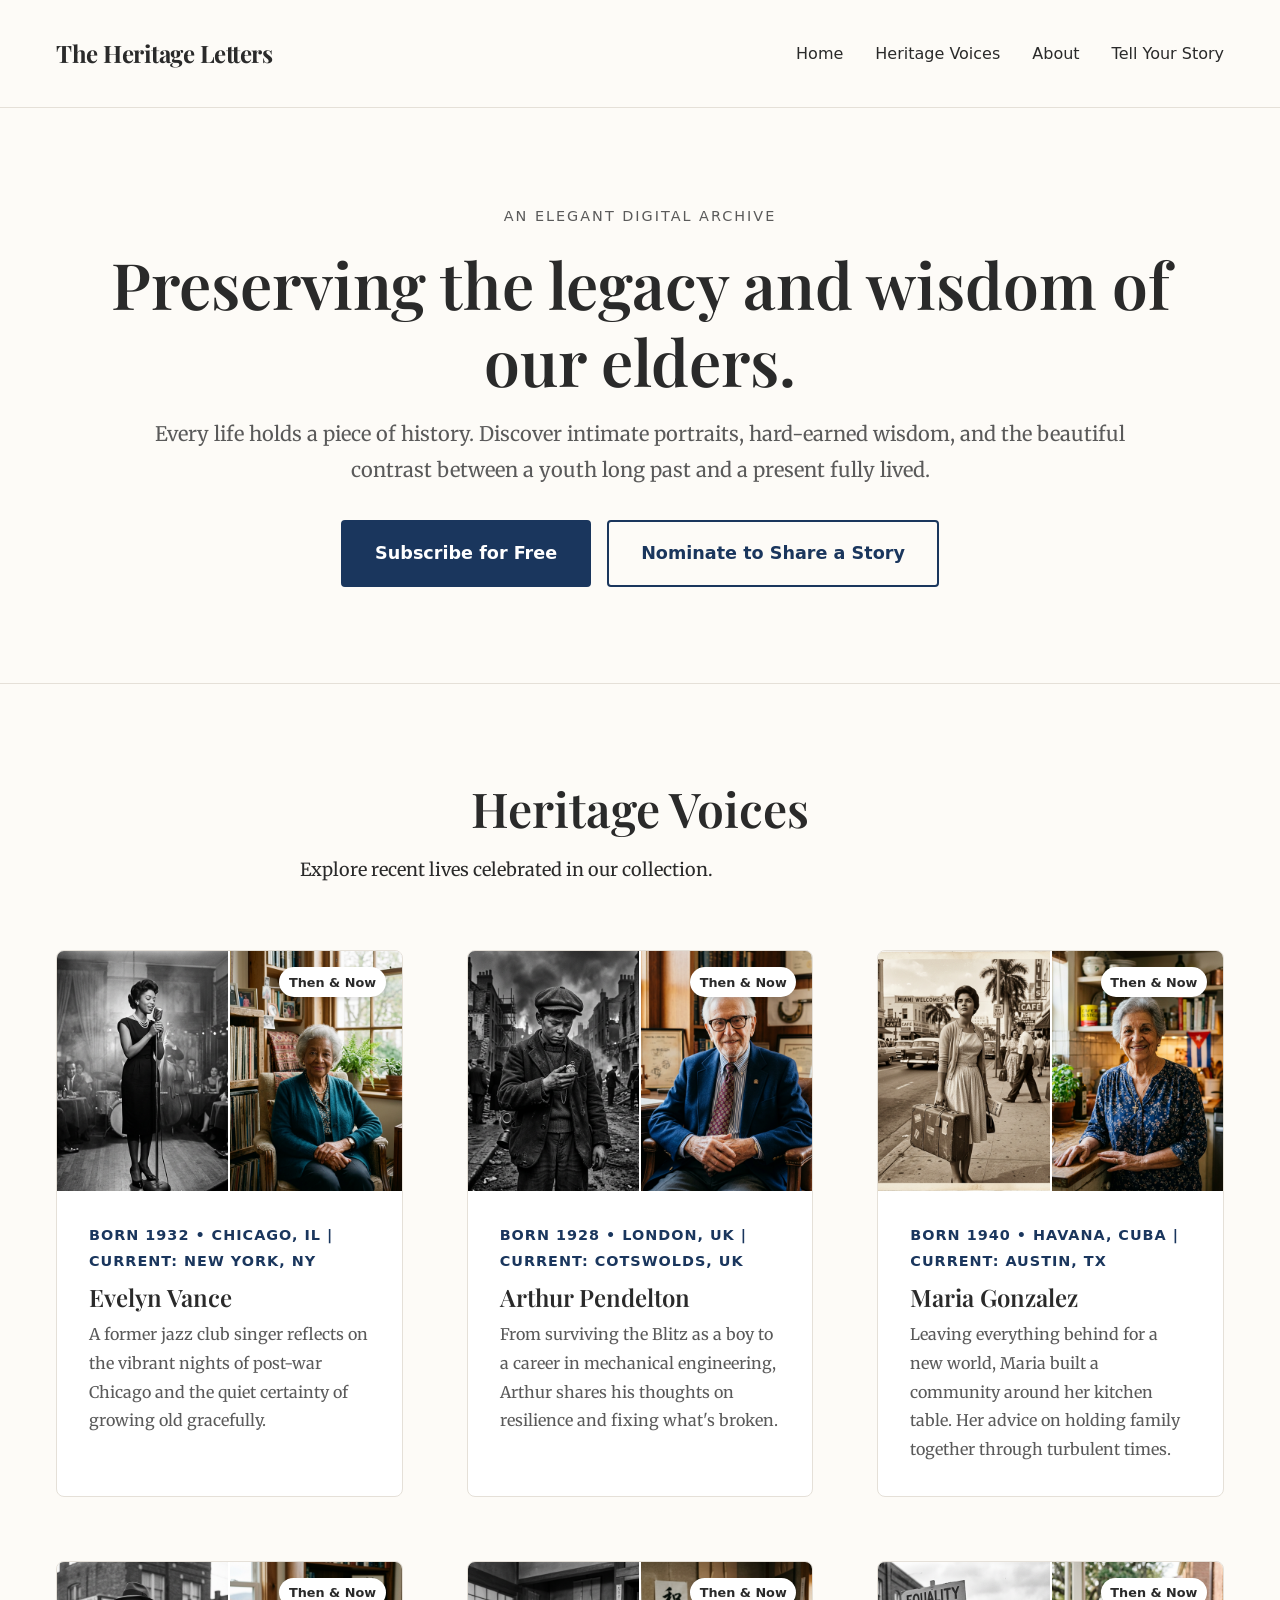
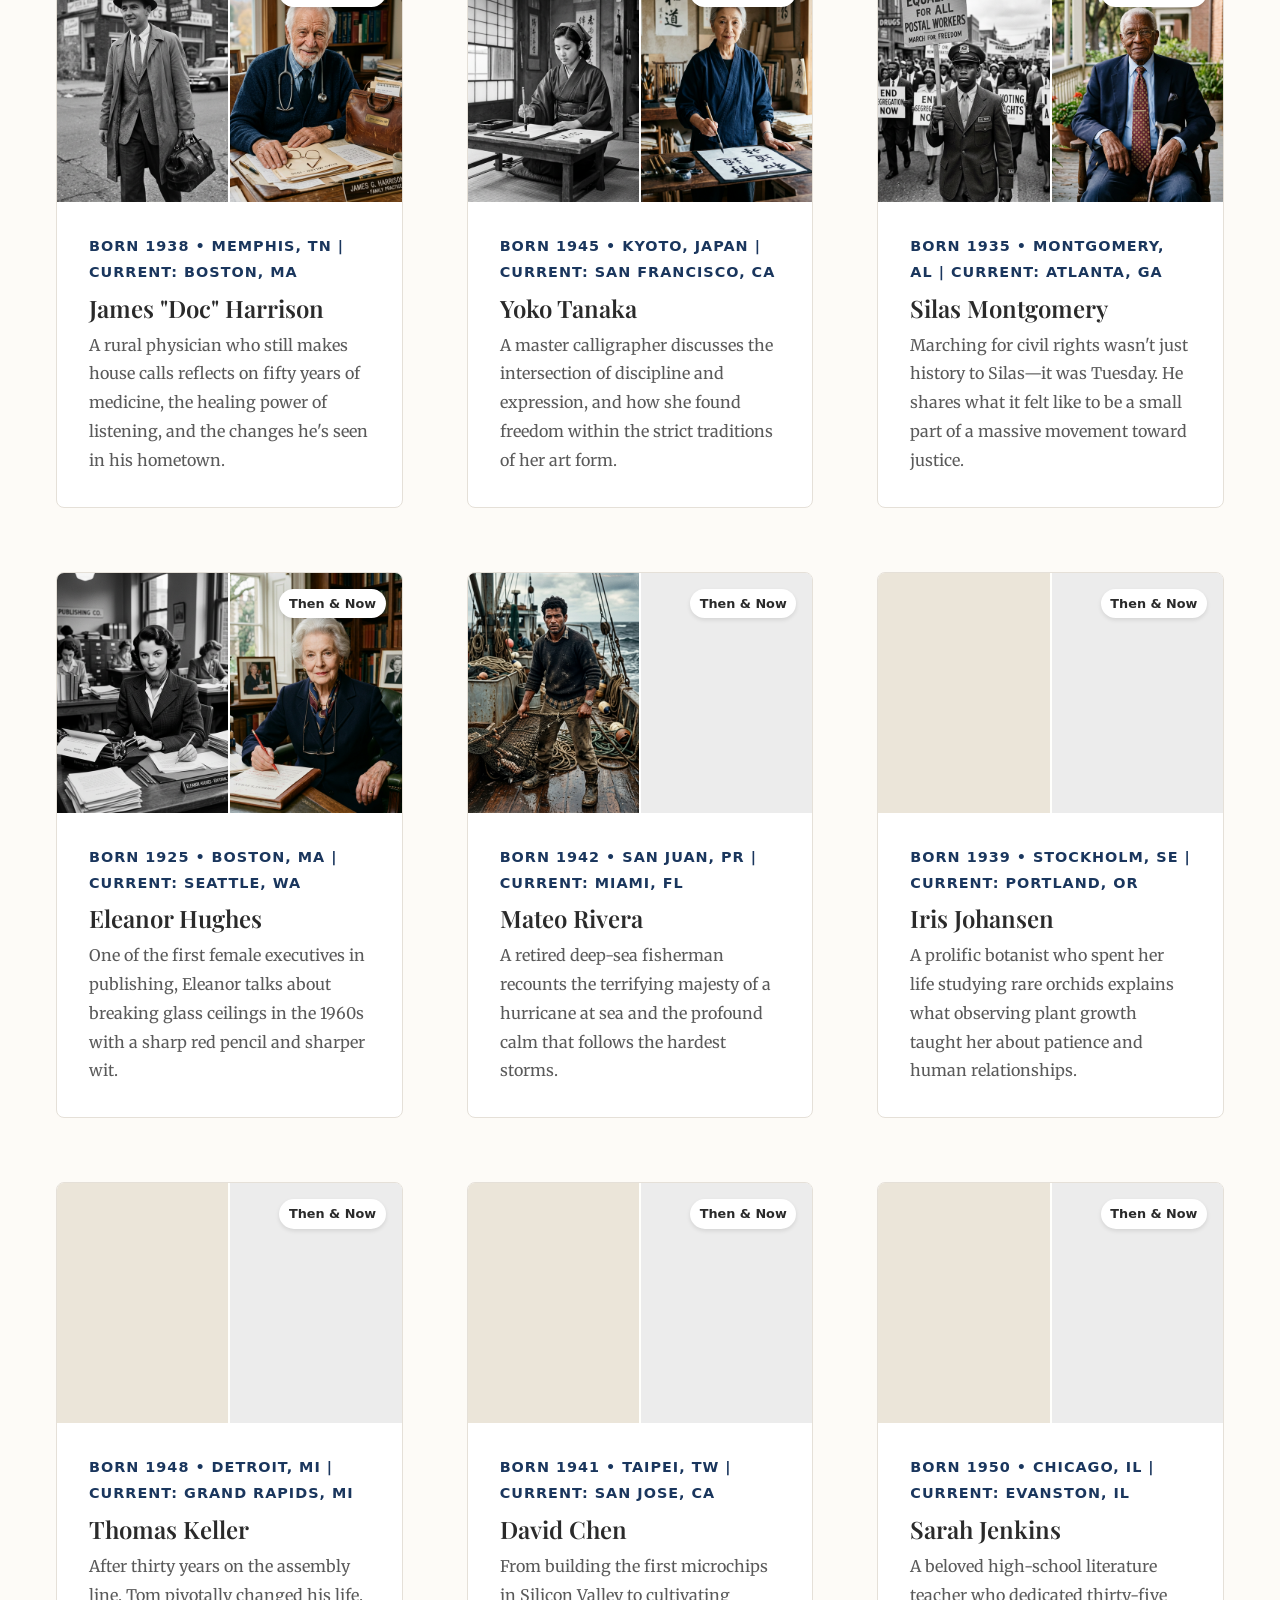
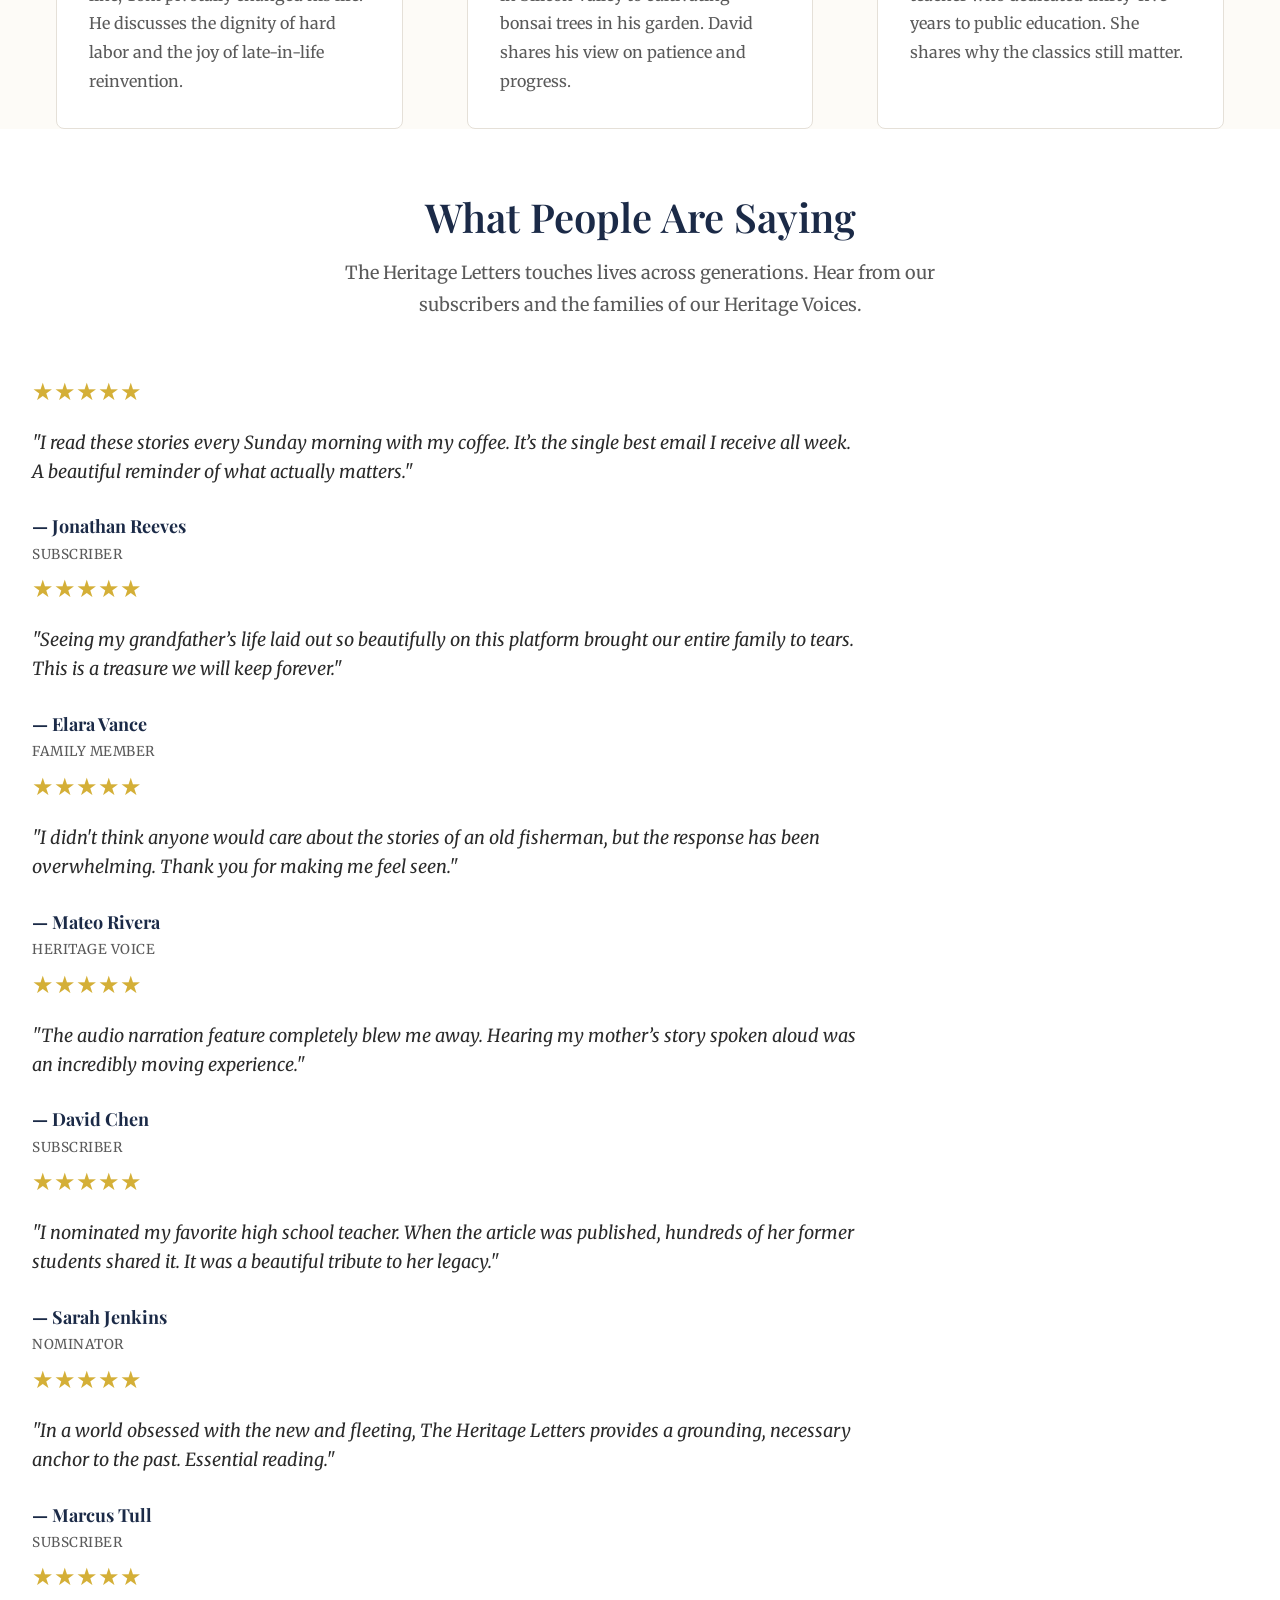
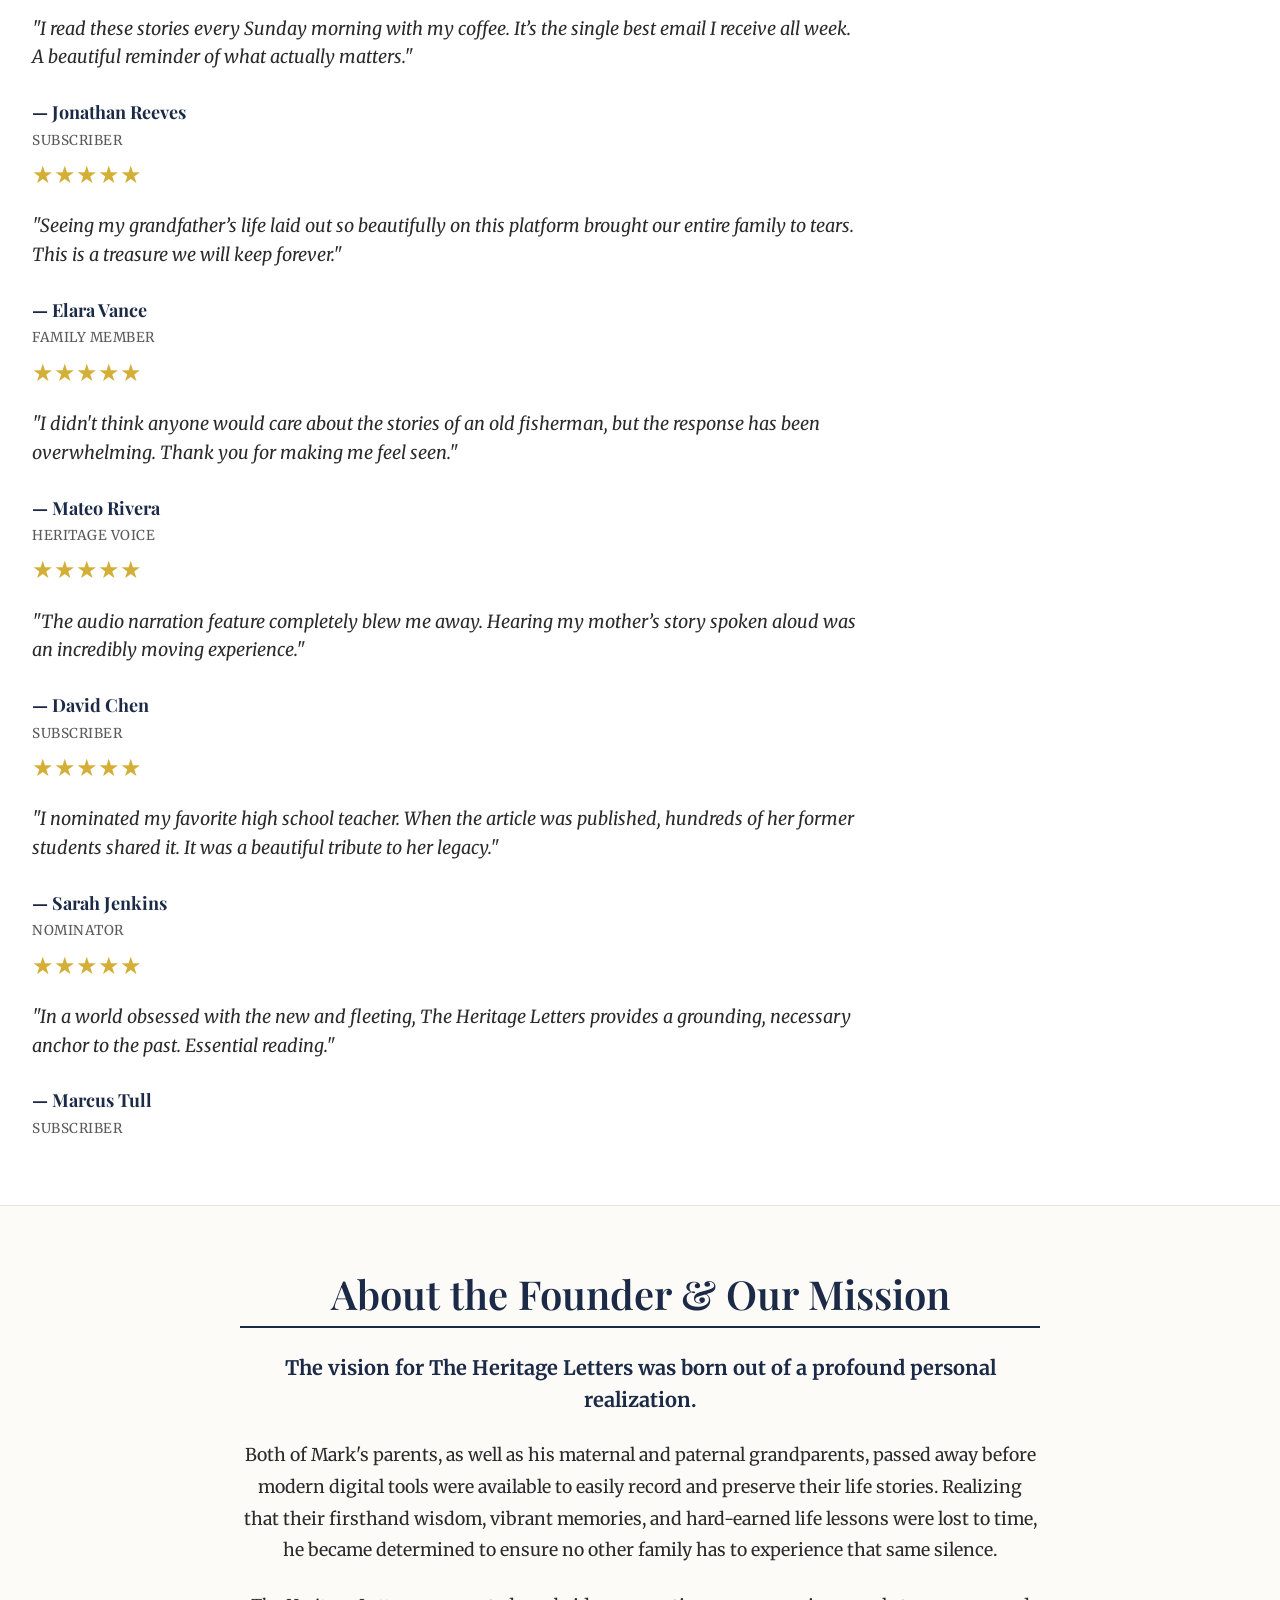
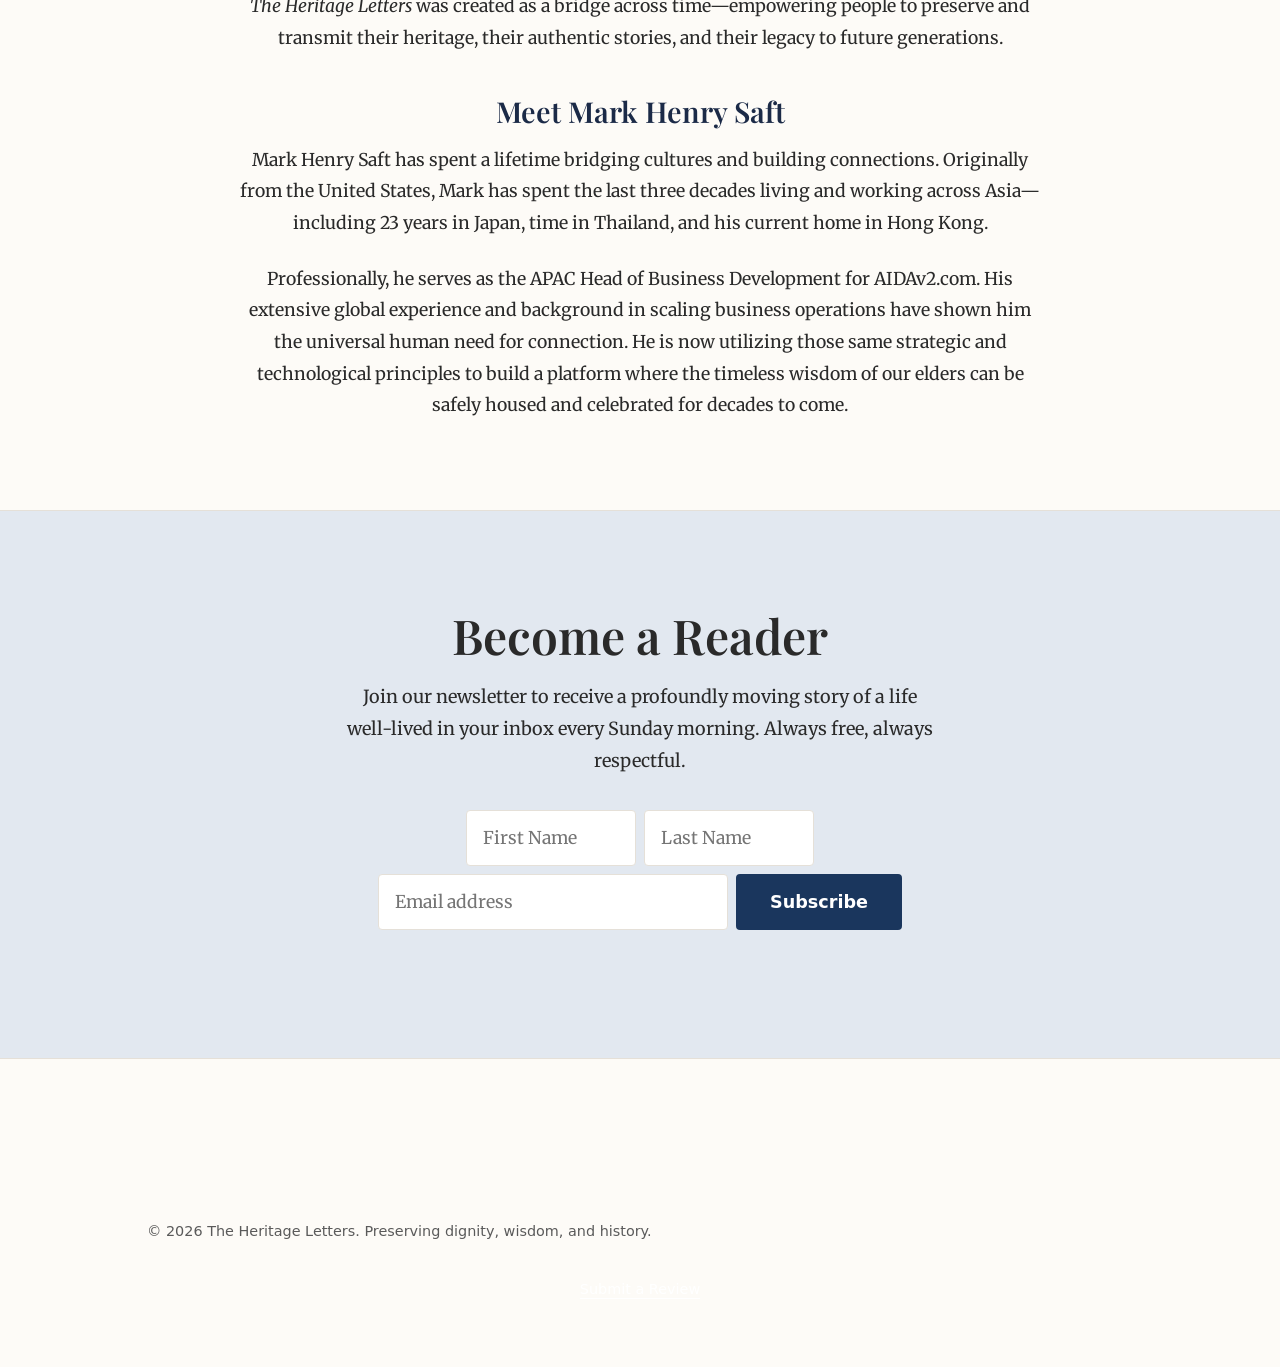
<file: index.html>
<!DOCTYPE html>
<html lang="en">

<head>
    <meta charset="UTF-8">
    <meta name="viewport" content="width=device-width, initial-scale=1.0">
    <title>The Heritage Letters | Preserving the Wisdom of Elders</title>
    <!-- Preconnect for performance -->
    <link rel="preconnect" href="https://fonts.googleapis.com">
    <link rel="preconnect" href="https://fonts.gstatic.com" crossorigin>
    <!-- Google Fonts: Playfair Display (Headings) & Merriweather (Body) -->
    <link
        href="https://fonts.googleapis.com/css2?family=Merriweather:ital,wght@0,300;0,400;0,700;1,400&family=Playfair+Display:ital,wght@0,400;0,600;0,700;1,400&display=swap"
        rel="stylesheet">
    <link rel="stylesheet" href="styles.css">
</head>

<body>

    <!-- Header Navigation -->
    <header class="site-header">
        <div class="container nav-container">
            <a href="index.html" class="logo">The Heritage Letters</a>
            <nav class="site-nav">
                <ul>
                    <li><a href="index.html">Home</a></li>
                    <li><a href="#stories">Heritage Voices</a></li>
                    <li><a href="#about-mission">About</a></li>
                    <li><a href="submit.html">Tell Your Story</a></li>
                </ul>
            </nav>
        </div>
    </header>

    <main>
        <!-- Hero Section: Memory Wall -->
        <section class="hero">
            <!-- Animated Background Grid -->
            <div class="memory-wall-bg" aria-hidden="true">
                <!-- Track 1 -->
                <div class="memory-track">
                    <div class="memory-img" style="background-image: url('images/evelyn_youth.png');"></div>
                    <div class="memory-img" style="background-image: url('images/arthur_youth.png');"></div>
                    <div class="memory-img" style="background-image: url('images/maria_present.png');"></div>
                    <!-- Duplicate for infinite scroll loop -->
                    <div class="memory-img" style="background-image: url('images/evelyn_youth.png');"></div>
                    <div class="memory-img" style="background-image: url('images/arthur_youth.png');"></div>
                    <div class="memory-img" style="background-image: url('images/maria_present.png');"></div>
                </div>
                <!-- Track 2 (Reverses) -->
                <div class="memory-track">
                    <div class="memory-img" style="background-image: url('images/james_present.png');"></div>
                    <div class="memory-img" style="background-image: url('images/eleanor_youth.png');"></div>
                    <div class="memory-img" style="background-image: url('images/yoko_youth.png');"></div>
                    <!-- Duplicate -->
                    <div class="memory-img" style="background-image: url('images/james_present.png');"></div>
                    <div class="memory-img" style="background-image: url('images/eleanor_youth.png');"></div>
                    <div class="memory-img" style="background-image: url('images/yoko_youth.png');"></div>
                </div>
                <!-- Track 3 -->
                <div class="memory-track">
                    <div class="memory-img" style="background-image: url('images/mateo_youth.png');"></div>
                    <div class="memory-img" style="background-image: url('images/silas_present.png');"></div>
                    <div class="memory-img" style="background-image: url('images/evelyn_present.png');"></div>
                    <!-- Duplicate -->
                    <div class="memory-img" style="background-image: url('images/mateo_youth.png');"></div>
                    <div class="memory-img" style="background-image: url('images/silas_present.png');"></div>
                    <div class="memory-img" style="background-image: url('images/evelyn_present.png');"></div>
                </div>
                <!-- Track 4 (Reverses) -->
                <div class="memory-track">
                    <div class="memory-img" style="background-image: url('images/maria_youth.png');"></div>
                    <div class="memory-img" style="background-image: url('images/arthur_present.png');"></div>
                    <div class="memory-img" style="background-image: url('images/james_youth.png');"></div>
                    <!-- Duplicate -->
                    <div class="memory-img" style="background-image: url('images/maria_youth.png');"></div>
                    <div class="memory-img" style="background-image: url('images/arthur_present.png');"></div>
                    <div class="memory-img" style="background-image: url('images/james_youth.png');"></div>
                </div>
                <!-- Track 5 -->
                <div class="memory-track">
                    <div class="memory-img" style="background-image: url('images/eleanor_present.png');"></div>
                    <div class="memory-img" style="background-image: url('images/yoko_present.png');"></div>
                    <div class="memory-img" style="background-image: url('images/silas_youth.png');"></div>
                    <!-- Duplicate -->
                    <div class="memory-img" style="background-image: url('images/eleanor_present.png');"></div>
                    <div class="memory-img" style="background-image: url('images/yoko_present.png');"></div>
                    <div class="memory-img" style="background-image: url('images/silas_youth.png');"></div>
                </div>
            </div>

            <!-- Foreground Content Card -->
            <div class="container hero-content-card">
                <span class="hero-subtitle">An elegant digital archive</span>
                <h1>Preserving the legacy and wisdom of our elders.</h1>
                <p>Every life holds a piece of history. Discover intimate portraits, hard-earned wisdom, and the
                    beautiful contrast between a youth long past and a present fully lived.</p>
                <div class="hero-actions">
                    <a href="#subscribe" class="btn btn-primary">Subscribe for Free</a>
                    <a href="submit.html" class="btn btn-outline">Nominate to Share a Story</a>
                </div>
            </div>
        </section>

        <!-- Heritage Voices Section -->
        <section id="stories" class="section">
            <div class="container">
                <div class="text-center">
                    <h2>Heritage Voices</h2>
                    <p>Explore recent lives celebrated in our collection.</p>
                </div>

                <div class="stories-grid">
                    <!-- Story Card 1 -->
                    <a href="story-1.html" class="story-card" aria-label="Read the story of Evelyn Vance">
                        <div class="story-card-images">
                            <div class="img-placeholder"
                                style="background-image: url('images/evelyn_youth.png'); color: transparent;">Youth
                            </div>
                            <div class="img-placeholder"
                                style="background-image: url('images/evelyn_present.png'); color: transparent;">Present
                            </div>
                        </div>
                        <div class="story-card-content">
                            <span class="story-card-meta">Born 1932 • Chicago, IL | Current: New York, NY</span>
                            <h3 class="story-card-title">Evelyn Vance</h3>
                            <p class="story-card-excerpt">A former jazz club singer reflects on the vibrant nights of
                                post-war Chicago and the quiet certainty of growing old gracefully.</p>
                        </div>
                    </a>

                    <!-- Story Card 2 -->
                    <a href="story-2.html" class="story-card" aria-label="Read the story of Arthur Pendelton">
                        <div class="story-card-images">
                            <div class="img-placeholder"
                                style="background-image: url('images/arthur_youth.png'); color: transparent;">Youth
                            </div>
                            <div class="img-placeholder"
                                style="background-image: url('images/arthur_present.png'); color: transparent;">Present
                            </div>
                        </div>
                        <div class="story-card-content">
                            <span class="story-card-meta">Born 1928 • London, UK | Current: Cotswolds, UK</span>
                            <h3 class="story-card-title">Arthur Pendelton</h3>
                            <p class="story-card-excerpt">From surviving the Blitz as a boy to a career in mechanical
                                engineering, Arthur shares his thoughts on resilience and fixing what's broken.</p>
                        </div>
                    </a>

                    <!-- Story Card 3 -->
                    <a href="story-3.html" class="story-card" aria-label="Read the story of Maria Gonzalez">
                        <div class="story-card-images">
                            <div class="img-placeholder"
                                style="background-image: url('images/maria_youth.png'); color: transparent;">Youth</div>
                            <div class="img-placeholder"
                                style="background-image: url('images/maria_present.png'); color: transparent;">Present
                            </div>
                        </div>
                        <div class="story-card-content">
                            <span class="story-card-meta">Born 1940 • Havana, Cuba | Current: Austin, TX</span>
                            <h3 class="story-card-title">Maria Gonzalez</h3>
                            <p class="story-card-excerpt">Leaving everything behind for a new world, Maria built a
                                community around her kitchen table. Her advice on holding family together through
                                turbulent times.</p>
                        </div>
                    </a>

                    <!-- Story Card 4 -->
                    <a href="story-4.html" class="story-card" aria-label="Read the story of James 'Doc' Harrison">
                        <div class="story-card-images">
                            <div class="img-placeholder"
                                style="background-image: url('images/james_youth.png'); color: transparent;">Youth</div>
                            <div class="img-placeholder"
                                style="background-image: url('images/james_present.png'); color: transparent;">Present
                            </div>
                        </div>
                        <div class="story-card-content">
                            <span class="story-card-meta">Born 1938 • Memphis, TN | Current: Boston, MA</span>
                            <h3 class="story-card-title">James "Doc" Harrison</h3>
                            <p class="story-card-excerpt">A rural physician who still makes house calls reflects on
                                fifty years of medicine, the healing power of listening, and the changes he's seen in
                                his hometown.</p>
                        </div>
                    </a>

                    <!-- Story Card 5 -->
                    <a href="story-5.html" class="story-card" aria-label="Read the story of Yoko Tanaka">
                        <div class="story-card-images">
                            <div class="img-placeholder"
                                style="background-image: url('images/yoko_youth.png'); color: transparent;">Youth</div>
                            <div class="img-placeholder"
                                style="background-image: url('images/yoko_present.png'); color: transparent;">Present
                            </div>
                        </div>
                        <div class="story-card-content">
                            <span class="story-card-meta">Born 1945 • Kyoto, Japan | Current: San Francisco, CA</span>
                            <h3 class="story-card-title">Yoko Tanaka</h3>
                            <p class="story-card-excerpt">A master calligrapher discusses the intersection of discipline
                                and expression, and how she found freedom within the strict traditions of her art form.
                            </p>
                        </div>
                    </a>

                    <!-- Story Card 6 -->
                    <a href="story-6.html" class="story-card" aria-label="Read the story of Silas Montgomery">
                        <div class="story-card-images">
                            <div class="img-placeholder"
                                style="background-image: url('images/silas_youth.png'); color: transparent;">Youth</div>
                            <div class="img-placeholder"
                                style="background-image: url('images/silas_present.png'); color: transparent;">Present
                            </div>
                        </div>
                        <div class="story-card-content">
                            <span class="story-card-meta">Born 1935 • Montgomery, AL | Current: Atlanta, GA</span>
                            <h3 class="story-card-title">Silas Montgomery</h3>
                            <p class="story-card-excerpt">Marching for civil rights wasn't just history to Silas—it was
                                Tuesday. He shares what it felt like to be a small part of a massive movement toward
                                justice.</p>
                        </div>
                    </a>

                    <!-- Story Card 7 -->
                    <a href="story-7.html" class="story-card" aria-label="Read the story of Eleanor Vance">
                        <div class="story-card-images">
                            <div class="img-placeholder"
                                style="background-image: url('images/eleanor_youth.png'); color: transparent;">Youth
                            </div>
                            <div class="img-placeholder"
                                style="background-image: url('images/eleanor_present.png'); color: transparent;">Present
                            </div>
                        </div>
                        <div class="story-card-content">
                            <span class="story-card-meta">Born 1925 • Boston, MA | Current: Seattle, WA</span>
                            <h3 class="story-card-title">Eleanor Hughes</h3>
                            <p class="story-card-excerpt">One of the first female executives in publishing, Eleanor
                                talks about breaking glass ceilings in the 1960s with a sharp red pencil and sharper
                                wit.</p>
                        </div>
                    </a>

                    <!-- Story Card 8 -->
                    <a href="story-8.html" class="story-card" aria-label="Read the story of Mateo Rivera">
                        <div class="story-card-images">
                            <div class="img-placeholder"
                                style="background-image: url('images/mateo_youth.png'); color: transparent;">Youth</div>
                            <div class="img-placeholder"
                                style="background-image: url('https://picsum.photos/seed/mateo_present/400/600'); color: transparent;">
                                Present</div>
                        </div>
                        <div class="story-card-content">
                            <span class="story-card-meta">Born 1942 • San Juan, PR | Current: Miami, FL</span>
                            <h3 class="story-card-title">Mateo Rivera</h3>
                            <p class="story-card-excerpt">A retired deep-sea fisherman recounts the terrifying majesty
                                of a hurricane at sea and the profound calm that follows the hardest storms.</p>
                        </div>
                    </a>

                    <!-- Story Card 9 -->
                    <a href="story-9.html" class="story-card" aria-label="Read the story of Iris Johansen">
                        <div class="story-card-images">
                            <div class="img-placeholder"
                                style="background-image: url('https://picsum.photos/seed/iris_youth/400/600'); filter: grayscale(1) sepia(0.2); color: transparent;">
                                Youth</div>
                            <div class="img-placeholder"
                                style="background-image: url('https://picsum.photos/seed/iris_present/400/600'); color: transparent;">
                                Present</div>
                        </div>
                        <div class="story-card-content">
                            <span class="story-card-meta">Born 1939 • Stockholm, SE | Current: Portland, OR</span>
                            <h3 class="story-card-title">Iris Johansen</h3>
                            <p class="story-card-excerpt">A prolific botanist who spent her life studying rare orchids
                                explains what observing plant growth taught her about patience and human relationships.
                            </p>
                        </div>
                    </a>

                    <!-- Story Card 10 -->
                    <a href="story-10.html" class="story-card" aria-label="Read the story of Thomas 'Tom' Keller">
                        <div class="story-card-images">
                            <div class="img-placeholder"
                                style="background-image: url('https://picsum.photos/seed/thomas_youth/400/600'); filter: grayscale(1) sepia(0.2); color: transparent;">
                                Youth</div>
                            <div class="img-placeholder"
                                style="background-image: url('https://picsum.photos/seed/thomas_present/400/600'); color: transparent;">
                                Present</div>
                        </div>
                        <div class="story-card-content">
                            <span class="story-card-meta">Born 1948 • Detroit, MI | Current: Grand Rapids, MI</span>
                            <h3 class="story-card-title">Thomas Keller</h3>
                            <p class="story-card-excerpt">After thirty years on the assembly line, Tom pivotally changed
                                his life. He discusses the dignity of hard labor and the joy of late-in-life
                                reinvention.</p>
                        </div>
                    </a>

                    <!-- Story Card 11 -->
                    <a href="story-11.html" class="story-card" aria-label="Read the story of David Chen">
                        <div class="story-card-images">
                            <div class="img-placeholder"
                                style="background-image: url('https://picsum.photos/seed/david_youth/400/600'); filter: grayscale(1) sepia(0.2); color: transparent;">
                                Youth</div>
                            <div class="img-placeholder"
                                style="background-image: url('https://picsum.photos/seed/david_present/400/600'); color: transparent;">
                                Present</div>
                        </div>
                        <div class="story-card-content">
                            <span class="story-card-meta">Born 1941 • Taipei, TW | Current: San Jose, CA</span>
                            <h3 class="story-card-title">David Chen</h3>
                            <p class="story-card-excerpt">From building the first microchips in Silicon Valley to
                                cultivating bonsai trees in his garden. David shares his view on patience and progress.
                            </p>
                        </div>
                    </a>

                    <!-- Story Card 12 -->
                    <a href="story-12.html" class="story-card" aria-label="Read the story of Sarah Jenkins">
                        <div class="story-card-images">
                            <div class="img-placeholder"
                                style="background-image: url('https://picsum.photos/seed/sarah_youth/400/600'); filter: grayscale(1) sepia(0.2); color: transparent;">
                                Youth</div>
                            <div class="img-placeholder"
                                style="background-image: url('https://picsum.photos/seed/sarah_present/400/600'); color: transparent;">
                                Present</div>
                        </div>
                        <div class="story-card-content">
                            <span class="story-card-meta">Born 1950 • Chicago, IL | Current: Evanston, IL</span>
                            <h3 class="story-card-title">Sarah Jenkins</h3>
                            <p class="story-card-excerpt">A beloved high-school literature teacher who dedicated
                                thirty-five years to public education. She shares why the classics still matter.</p>
                        </div>
                    </a>
                </div>
            </div>
            <!-- Testimonials/Reviews Section -->
            <section id="reviews" style="background-color: var(--color-white); padding: 4rem 2rem; overflow: hidden;">
                <div class="text-center"
                    style="margin-bottom: 3rem; max-width: 1200px; margin-left: auto; margin-right: auto;">
                    <h2 style="font-family: 'Playfair Display', serif; font-size: 2.5rem; color: #1B2A47;">What
                        People Are Saying</h2>
                    <p
                        style="font-family: 'Merriweather', serif; color: var(--color-text-light); max-width: 600px; margin: 0 auto;">
                        The Heritage Letters touches lives across generations. Hear from our subscribers and the
                        families of our Heritage Voices.
                    </p>
                </div>

                <div class="reviews-carousel-container">
                    <div class="reviews-track">
                        <!-- Review 1 -->
                        <div class="review-card">
                            <div style="color: #D4AF37; font-size: 1.5rem; margin-bottom: 1rem;">★★★★★</div>
                            <p
                                style="font-family: 'Merriweather', serif; font-style: italic; color: #2A2A2A; margin-bottom: 1.5rem; line-height: 1.6;">
                                "I read these stories every Sunday morning with my coffee. It’s the single best
                                email I
                                receive all week. A beautiful reminder of what actually matters."
                            </p>
                            <p
                                style="font-family: 'Playfair Display', serif; font-weight: bold; color: #1B2A47; margin: 0;">
                                — Jonathan Reeves</p>
                            <p
                                style="font-size: 0.85rem; color: var(--color-text-light); margin: 0; text-transform: uppercase; letter-spacing: 0.5px;">
                                Subscriber</p>
                        </div>

                        <!-- Review 2 -->
                        <div class="review-card">
                            <div style="color: #D4AF37; font-size: 1.5rem; margin-bottom: 1rem;">★★★★★</div>
                            <p
                                style="font-family: 'Merriweather', serif; font-style: italic; color: #2A2A2A; margin-bottom: 1.5rem; line-height: 1.6;">
                                "Seeing my grandfather’s life laid out so beautifully on this platform brought our
                                entire family to tears. This is a treasure we will keep forever."
                            </p>
                            <p
                                style="font-family: 'Playfair Display', serif; font-weight: bold; color: #1B2A47; margin: 0;">
                                — Elara Vance</p>
                            <p
                                style="font-size: 0.85rem; color: var(--color-text-light); margin: 0; text-transform: uppercase; letter-spacing: 0.5px;">
                                Family Member</p>
                        </div>

                        <!-- Review 3 -->
                        <div class="review-card">
                            <div style="color: #D4AF37; font-size: 1.5rem; margin-bottom: 1rem;">★★★★★</div>
                            <p
                                style="font-family: 'Merriweather', serif; font-style: italic; color: #2A2A2A; margin-bottom: 1.5rem; line-height: 1.6;">
                                "I didn't think anyone would care about the stories of an old fisherman, but the
                                response has been overwhelming. Thank you for making me feel seen."
                            </p>
                            <p
                                style="font-family: 'Playfair Display', serif; font-weight: bold; color: #1B2A47; margin: 0;">
                                — Mateo Rivera</p>
                            <p
                                style="font-size: 0.85rem; color: var(--color-text-light); margin: 0; text-transform: uppercase; letter-spacing: 0.5px;">
                                Heritage Voice</p>
                        </div>

                        <!-- Review 4 -->
                        <div class="review-card">
                            <div style="color: #D4AF37; font-size: 1.5rem; margin-bottom: 1rem;">★★★★★</div>
                            <p
                                style="font-family: 'Merriweather', serif; font-style: italic; color: #2A2A2A; margin-bottom: 1.5rem; line-height: 1.6;">
                                "The audio narration feature completely blew me away. Hearing my mother’s story
                                spoken aloud was an incredibly moving experience."
                            </p>
                            <p
                                style="font-family: 'Playfair Display', serif; font-weight: bold; color: #1B2A47; margin: 0;">
                                — David Chen</p>
                            <p
                                style="font-size: 0.85rem; color: var(--color-text-light); margin: 0; text-transform: uppercase; letter-spacing: 0.5px;">
                                Subscriber</p>
                        </div>

                        <!-- Review 5 -->
                        <div class="review-card">
                            <div style="color: #D4AF37; font-size: 1.5rem; margin-bottom: 1rem;">★★★★★</div>
                            <p
                                style="font-family: 'Merriweather', serif; font-style: italic; color: #2A2A2A; margin-bottom: 1.5rem; line-height: 1.6;">
                                "I nominated my favorite high school teacher. When the article was published,
                                hundreds of her former students shared it. It was a beautiful tribute to her
                                legacy."
                            </p>
                            <p
                                style="font-family: 'Playfair Display', serif; font-weight: bold; color: #1B2A47; margin: 0;">
                                — Sarah Jenkins</p>
                            <p
                                style="font-size: 0.85rem; color: var(--color-text-light); margin: 0; text-transform: uppercase; letter-spacing: 0.5px;">
                                Nominator</p>
                        </div>

                        <!-- Review 6 -->
                        <div class="review-card">
                            <div style="color: #D4AF37; font-size: 1.5rem; margin-bottom: 1rem;">★★★★★</div>
                            <p
                                style="font-family: 'Merriweather', serif; font-style: italic; color: #2A2A2A; margin-bottom: 1.5rem; line-height: 1.6;">
                                "In a world obsessed with the new and fleeting, The Heritage Letters provides a
                                grounding, necessary anchor to the past. Essential reading."
                            </p>
                            <p
                                style="font-family: 'Playfair Display', serif; font-weight: bold; color: #1B2A47; margin: 0;">
                                — Marcus Tull</p>
                            <p
                                style="font-size: 0.85rem; color: var(--color-text-light); margin: 0; text-transform: uppercase; letter-spacing: 0.5px;">
                                Subscriber</p>
                        </div>

                        <!-- Duplicate entire set for infinite scrolling loop -->
                        <!-- Review 1 -->
                        <div class="review-card">
                            <div style="color: #D4AF37; font-size: 1.5rem; margin-bottom: 1rem;">★★★★★</div>
                            <p
                                style="font-family: 'Merriweather', serif; font-style: italic; color: #2A2A2A; margin-bottom: 1.5rem; line-height: 1.6;">
                                "I read these stories every Sunday morning with my coffee. It’s the single best
                                email I
                                receive all week. A beautiful reminder of what actually matters."
                            </p>
                            <p
                                style="font-family: 'Playfair Display', serif; font-weight: bold; color: #1B2A47; margin: 0;">
                                — Jonathan Reeves</p>
                            <p
                                style="font-size: 0.85rem; color: var(--color-text-light); margin: 0; text-transform: uppercase; letter-spacing: 0.5px;">
                                Subscriber</p>
                        </div>

                        <!-- Review 2 -->
                        <div class="review-card">
                            <div style="color: #D4AF37; font-size: 1.5rem; margin-bottom: 1rem;">★★★★★</div>
                            <p
                                style="font-family: 'Merriweather', serif; font-style: italic; color: #2A2A2A; margin-bottom: 1.5rem; line-height: 1.6;">
                                "Seeing my grandfather’s life laid out so beautifully on this platform brought our
                                entire family to tears. This is a treasure we will keep forever."
                            </p>
                            <p
                                style="font-family: 'Playfair Display', serif; font-weight: bold; color: #1B2A47; margin: 0;">
                                — Elara Vance</p>
                            <p
                                style="font-size: 0.85rem; color: var(--color-text-light); margin: 0; text-transform: uppercase; letter-spacing: 0.5px;">
                                Family Member</p>
                        </div>

                        <!-- Review 3 -->
                        <div class="review-card">
                            <div style="color: #D4AF37; font-size: 1.5rem; margin-bottom: 1rem;">★★★★★</div>
                            <p
                                style="font-family: 'Merriweather', serif; font-style: italic; color: #2A2A2A; margin-bottom: 1.5rem; line-height: 1.6;">
                                "I didn't think anyone would care about the stories of an old fisherman, but the
                                response has been overwhelming. Thank you for making me feel seen."
                            </p>
                            <p
                                style="font-family: 'Playfair Display', serif; font-weight: bold; color: #1B2A47; margin: 0;">
                                — Mateo Rivera</p>
                            <p
                                style="font-size: 0.85rem; color: var(--color-text-light); margin: 0; text-transform: uppercase; letter-spacing: 0.5px;">
                                Heritage Voice</p>
                        </div>

                        <!-- Review 4 -->
                        <div class="review-card">
                            <div style="color: #D4AF37; font-size: 1.5rem; margin-bottom: 1rem;">★★★★★</div>
                            <p
                                style="font-family: 'Merriweather', serif; font-style: italic; color: #2A2A2A; margin-bottom: 1.5rem; line-height: 1.6;">
                                "The audio narration feature completely blew me away. Hearing my mother’s story
                                spoken aloud was an incredibly moving experience."
                            </p>
                            <p
                                style="font-family: 'Playfair Display', serif; font-weight: bold; color: #1B2A47; margin: 0;">
                                — David Chen</p>
                            <p
                                style="font-size: 0.85rem; color: var(--color-text-light); margin: 0; text-transform: uppercase; letter-spacing: 0.5px;">
                                Subscriber</p>
                        </div>

                        <!-- Review 5 -->
                        <div class="review-card">
                            <div style="color: #D4AF37; font-size: 1.5rem; margin-bottom: 1rem;">★★★★★</div>
                            <p
                                style="font-family: 'Merriweather', serif; font-style: italic; color: #2A2A2A; margin-bottom: 1.5rem; line-height: 1.6;">
                                "I nominated my favorite high school teacher. When the article was published,
                                hundreds of her former students shared it. It was a beautiful tribute to her
                                legacy."
                            </p>
                            <p
                                style="font-family: 'Playfair Display', serif; font-weight: bold; color: #1B2A47; margin: 0;">
                                — Sarah Jenkins</p>
                            <p
                                style="font-size: 0.85rem; color: var(--color-text-light); margin: 0; text-transform: uppercase; letter-spacing: 0.5px;">
                                Nominator</p>
                        </div>

                        <!-- Review 6 -->
                        <div class="review-card">
                            <div style="color: #D4AF37; font-size: 1.5rem; margin-bottom: 1rem;">★★★★★</div>
                            <p
                                style="font-family: 'Merriweather', serif; font-style: italic; color: #2A2A2A; margin-bottom: 1.5rem; line-height: 1.6;">
                                "In a world obsessed with the new and fleeting, The Heritage Letters provides a
                                grounding, necessary anchor to the past. Essential reading."
                            </p>
                            <p
                                style="font-family: 'Playfair Display', serif; font-weight: bold; color: #1B2A47; margin: 0;">
                                — Marcus Tull</p>
                            <p
                                style="font-size: 0.85rem; color: var(--color-text-light); margin: 0; text-transform: uppercase; letter-spacing: 0.5px;">
                                Subscriber</p>
                        </div>
                    </div>
                </div>

                </div>
            </section>

            <!-- About Section -->
            <section id="about-mission"
                style="background-color: #FDFBF7; padding: 4rem 2rem; color: #2A2A2A; font-family: 'Merriweather', serif; border-top: 1px solid var(--color-border);">
                <div style="max-width: 800px; margin: 0 auto; text-align: center;">

                    <h2
                        style="font-family: 'Playfair Display', serif; font-size: 2.5rem; color: #1B2A47; margin-bottom: 1.5rem; border-bottom: 2px solid #1B2A47; padding-bottom: 0.5rem;">
                        About the Founder & Our Mission
                    </h2>

                    <p
                        style="font-size: 1.25rem; font-weight: bold; color: #1B2A47; margin-bottom: 1.5rem; line-height: 1.6;">
                        The vision for The Heritage Letters was born out of a profound personal realization.
                    </p>

                    <p style="font-size: 1.1rem; line-height: 1.8; margin-bottom: 1.5rem;">
                        Both of Mark's parents, as well as his maternal and paternal grandparents, passed away before
                        modern
                        digital tools were available to easily record and preserve their life stories. Realizing that
                        their
                        firsthand wisdom, vibrant memories, and hard-earned life lessons were lost to time, he became
                        determined to ensure no other family has to experience that same silence.
                    </p>

                    <p style="font-size: 1.1rem; line-height: 1.8; margin-bottom: 2.5rem;">
                        <em>The Heritage Letters</em> was created as a bridge across time—empowering people to preserve
                        and
                        transmit their heritage, their authentic stories, and their legacy to future generations.
                    </p>

                    <h3
                        style="font-family: 'Playfair Display', serif; font-size: 1.8rem; color: #1B2A47; margin-bottom: 1rem;">
                        Meet Mark Henry Saft
                    </h3>

                    <p style="font-size: 1.1rem; line-height: 1.8; margin-bottom: 1.5rem;">
                        Mark Henry Saft has spent a lifetime bridging cultures and building connections. Originally from
                        the
                        United States, Mark has spent the last three decades living and working across Asia—including 23
                        years in Japan, time in Thailand, and his current home in Hong Kong.
                    </p>

                    <p style="font-size: 1.1rem; line-height: 1.8; margin-bottom: 1.5rem;">
                        Professionally, he serves as the APAC Head of Business Development for AIDAv2.com. His extensive
                        global experience and background in scaling business operations have shown him the universal
                        human
                        need for connection. He is now utilizing those same strategic and technological principles to
                        build
                        a platform where the timeless wisdom of our elders can be safely housed and celebrated for
                        decades
                        to come.
                    </p>

                </div>
            </section>

            <!-- Call to Action Section -->
            <section id="subscribe" class="section cta-section">
                <div class="container">
                    <div class="cta-content">
                        <h2>Become a Reader</h2>
                        <p>Join our newsletter to receive a profoundly moving story of a life well-lived in your inbox
                            every
                            Sunday morning. Always free, always respectful.</p>

                        <form id="subscribe-form" style="margin-top: 2rem;">
                            <div class="form-group"
                                style="display: flex; gap: 0.5rem; justify-content: center; flex-wrap: wrap;">
                                <label for="firstName" class="visually-hidden"
                                    style="position: absolute; width: 1px; height: 1px; padding: 0; margin: -1px; overflow: hidden; clip: rect(0, 0, 0, 0); border: 0;">First
                                    Name</label>
                                <input type="text" id="firstName" name="firstName" class="form-control"
                                    placeholder="First Name" required style="max-width: 170px;">

                                <label for="lastName" class="visually-hidden"
                                    style="position: absolute; width: 1px; height: 1px; padding: 0; margin: -1px; overflow: hidden; clip: rect(0, 0, 0, 0); border: 0;">Last
                                    Name</label>
                                <input type="text" id="lastName" name="lastName" class="form-control"
                                    placeholder="Last Name" required style="max-width: 170px;">

                                <label for="email" class="visually-hidden"
                                    style="position: absolute; width: 1px; height: 1px; padding: 0; margin: -1px; overflow: hidden; clip: rect(0, 0, 0, 0); border: 0;">Email
                                    address</label>
                                <input type="email" id="email" name="email" class="form-control"
                                    placeholder="Email address" required style="max-width: 350px;">

                                <button type="submit" id="submit-btn" class="btn btn-primary">Subscribe</button>
                            </div>
                            <p id="form-msg" style="margin-top: 1rem; font-size: 0.95rem; font-weight: bold;"></p>
                        </form>
                    </div>
                </div>
            </section>
    </main>

    <!-- Footer -->
    <footer class="site-footer">
        <div class="container text-center">
            <p>&copy; 2026 The Heritage Letters. Preserving dignity, wisdom, and history.</p>
            <div style="margin-top: 1rem;">
                <a href="reviews.html"
                    style="color: var(--color-white); text-decoration: underline; font-size: 0.9rem;">Submit a
                    Review</a>
            </div>
        </div>
    </footer>

    <!-- Google Sheets Subscription Script -->
    <script>
        document.getElementById('subscribe-form').addEventListener('submit', function (e) {
            e.preventDefault();

            const firstNameInput = document.getElementById('firstName');
            const lastNameInput = document.getElementById('lastName');
            const emailInput = document.getElementById('email');
            const submitBtn = document.getElementById('submit-btn');
            const msgElement = document.getElementById('form-msg');

            const firstName = firstNameInput.value.trim();
            const lastName = lastNameInput.value.trim();
            const email = emailInput.value.trim();

            if (!email || !firstName || !lastName) return;

            // Replace this URL with your deployed Google Apps Script Web App URL
            const scriptURL = 'https://script.google.com/macros/s/AKfycby5-_C4QYbOe_HwGAKn1ZT8Nbpb5aBnQ7oYW80xYNcAp_mFj2mKf1CGSLtyHsjDk9fwOg/exec';

            submitBtn.textContent = 'Subscribing...';
            submitBtn.disabled = true;
            msgElement.textContent = '';
            msgElement.style.color = 'inherit';

            const formData = new FormData();
            formData.append('firstName', firstName);
            formData.append('lastName', lastName);
            formData.append('email', email);

            fetch(scriptURL, { method: 'POST', body: formData })
                .then(response => {
                    msgElement.style.color = '#1B2A47';
                    msgElement.textContent = 'Thank you for subscribing!';
                    firstNameInput.value = '';
                    lastNameInput.value = '';
                    emailInput.value = '';
                    submitBtn.textContent = 'Subscribe';
                    submitBtn.disabled = false;
                })
                .catch(error => {
                    console.error('Error!', error.message);
                    msgElement.style.color = 'red';
                    msgElement.textContent = 'There was an error. Please try again or ensure the Script URL is configured.';
                    submitBtn.textContent = 'Subscribe';
                    submitBtn.disabled = false;
                });
        });
    </script>
</body>

</html>
</file>
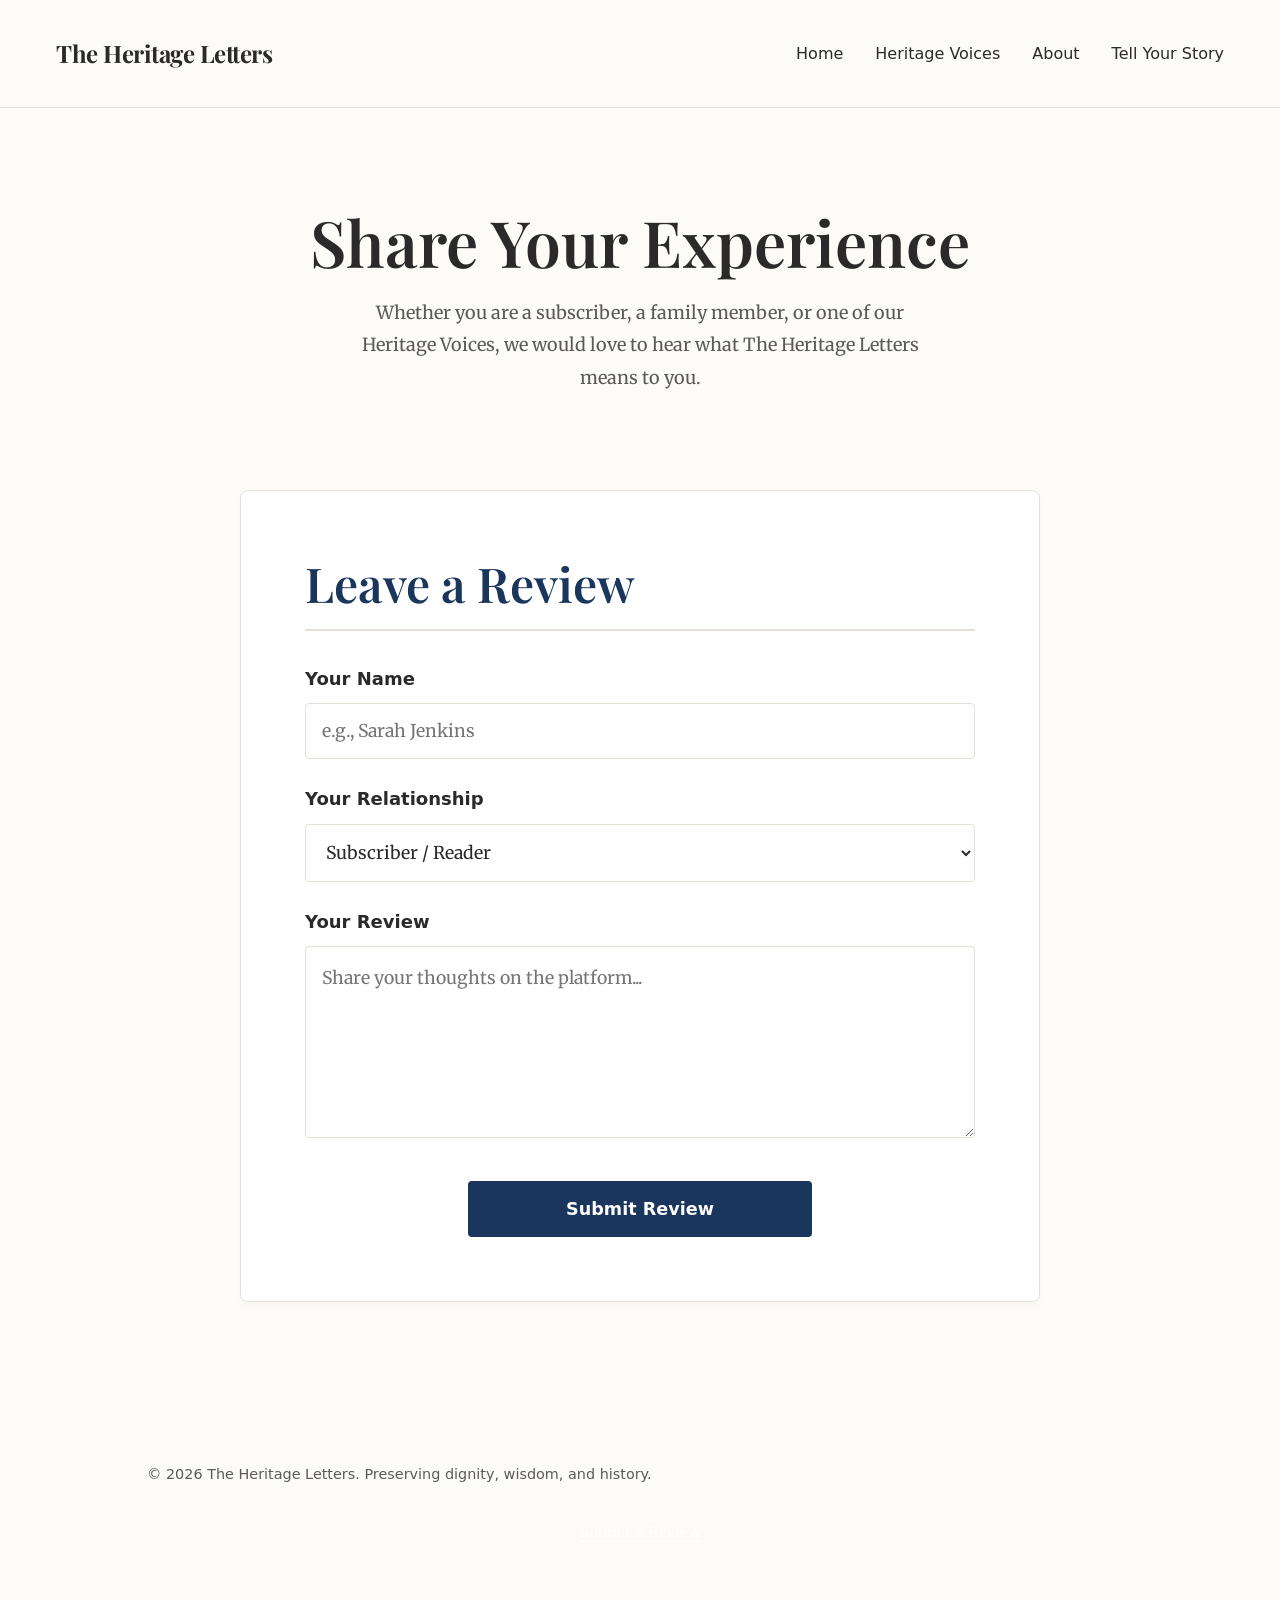
<file: reviews.html>
<!DOCTYPE html>
<html lang="en">

<head>
    <meta charset="UTF-8">
    <meta name="viewport" content="width=device-width, initial-scale=1.0">
    <title>Submit a Review | The Heritage Letters</title>
    <link rel="preconnect" href="https://fonts.googleapis.com">
    <link rel="preconnect" href="https://fonts.gstatic.com" crossorigin>
    <link
        href="https://fonts.googleapis.com/css2?family=Merriweather:ital,wght@0,300;0,400;0,700;1,400&family=Playfair+Display:ital,wght@0,400;0,600;0,700;1,400&display=swap"
        rel="stylesheet">
    <link rel="stylesheet" href="styles.css">
    <style>
        .form-section {
            background: var(--color-white);
            padding: var(--spacing-lg);
            border-radius: var(--radius-md);
            border: 1px solid var(--color-border);
            margin-bottom: var(--spacing-lg);
            box-shadow: 0 4px 6px rgba(0, 0, 0, 0.02);
            max-width: 800px;
            margin: 0 auto;
        }

        .form-section-title {
            color: var(--color-accent);
            border-bottom: 2px solid var(--color-border);
            padding-bottom: var(--spacing-sm);
            margin-bottom: var(--spacing-md);
        }

        @media (max-width: 768px) {
            .form-section {
                padding: var(--spacing-md);
            }
        }
    </style>
</head>

<body>

    <header class="site-header">
        <div class="container nav-container">
            <a href="index.html" class="logo">The Heritage Letters</a>
            <nav class="site-nav">
                <ul>
                    <li><a href="index.html">Home</a></li>
                    <li><a href="index.html#stories">Heritage Voices</a></li>
                    <li><a href="index.html#about-mission">About</a></li>
                    <li><a href="submit.html">Tell Your Story</a></li>
                </ul>
            </nav>
        </div>
    </header>

    <main class="container section">
        <div class="text-center" style="margin-bottom: var(--spacing-xl);">
            <h1>Share Your Experience</h1>
            <p
                style="max-width: 600px; margin: 0 auto; font-family: 'Merriweather', serif; color: var(--color-text-light);">
                Whether you are a subscriber, a family member, or one of our Heritage Voices, we would love to hear what
                The Heritage Letters means to you.
            </p>
        </div>

        <form action="#" method="POST">
            <section class="form-section">
                <h2 class="form-section-title">Leave a Review</h2>

                <div class="form-group" style="margin-bottom: 1.5rem;">
                    <label for="reviewerName" class="form-label">Your Name</label>
                    <input type="text" id="reviewerName" name="reviewerName" class="form-control" required
                        placeholder="e.g., Sarah Jenkins">
                </div>

                <div class="form-group" style="margin-bottom: 1.5rem;">
                    <label for="relationship" class="form-label">Your Relationship</label>
                    <select id="relationship" name="relationship" class="form-control" style="appearance: auto;">
                        <option value="Subscriber">Subscriber / Reader</option>
                        <option value="Family Member">Family Member</option>
                        <option value="Storyteller">Featured Storyteller / Heritage Voice</option>
                    </select>
                </div>

                <div class="form-group" style="margin-bottom: 2rem;">
                    <label for="reviewText" class="form-label">Your Review</label>
                    <textarea id="reviewText" name="reviewText" class="form-control" rows="5" required
                        placeholder="Share your thoughts on the platform..."></textarea>
                </div>

                <div class="text-center">
                    <button type="submit" class="btn btn-primary"
                        style="padding-left: var(--spacing-xl); padding-right: var(--spacing-xl);">Submit
                        Review</button>
                </div>
            </section>
        </form>
    </main>

    <footer class="site-footer">
        <div class="container text-center">
            <p>&copy; 2026 The Heritage Letters. Preserving dignity, wisdom, and history.</p>
            <div style="margin-top: 1rem;">
                <a href="reviews.html"
                    style="color: var(--color-white); text-decoration: underline; font-size: 0.9rem;">Submit a
                    Review</a>
            </div>
        </div>
    </footer>

    <script>
        document.querySelector('form').addEventListener('submit', function (e) {
            e.preventDefault();

            const submitBtn = document.querySelector('button[type="submit"]');
            const originalBtnText = submitBtn.textContent;

            const reviewerName = document.getElementById('reviewerName').value.trim();
            const relationship = document.getElementById('relationship').value;
            const reviewText = document.getElementById('reviewText').value.trim();

            if (!reviewerName || !reviewText) return;

            // Using the same URL that handles the email subscriptions
            const scriptURL = 'https://script.google.com/macros/s/AKfycby5-_C4QYbOe_HwGAKn1ZT8Nbpb5aBnQ7oYW80xYNcAp_mFj2mKf1CGSLtyHsjDk9fwOg/exec';

            submitBtn.textContent = 'Submitting...';
            submitBtn.disabled = true;

            const formData = new FormData();
            formData.append('formType', 'review');
            formData.append('reviewerName', reviewerName);
            formData.append('relationship', relationship);
            formData.append('reviewText', reviewText);

            fetch(scriptURL, { method: 'POST', body: formData })
                .then(response => {
                    document.querySelector('.form-section').innerHTML = `
                        <div class="text-center" style="padding: 2rem 0;">
                            <h2 style="color: var(--color-accent); font-family: var(--font-heading); margin-bottom: 1rem;">Thank You!</h2>
                            <p style="font-size: 1.1rem;">Your review has been beautifully received. We appreciate you sharing your experience with our community.</p>
                            <a href="index.html" class="btn btn-outline" style="margin-top: 1.5rem;">Return Home</a>
                        </div>
                    `;
                })
                .catch(error => {
                    console.error('Error!', error.message);
                    alert("There was an error submitting your review. Please try again.");
                    submitBtn.textContent = originalBtnText;
                    submitBtn.disabled = false;
                });
        });
    </script>
</body>

</html>
</file>
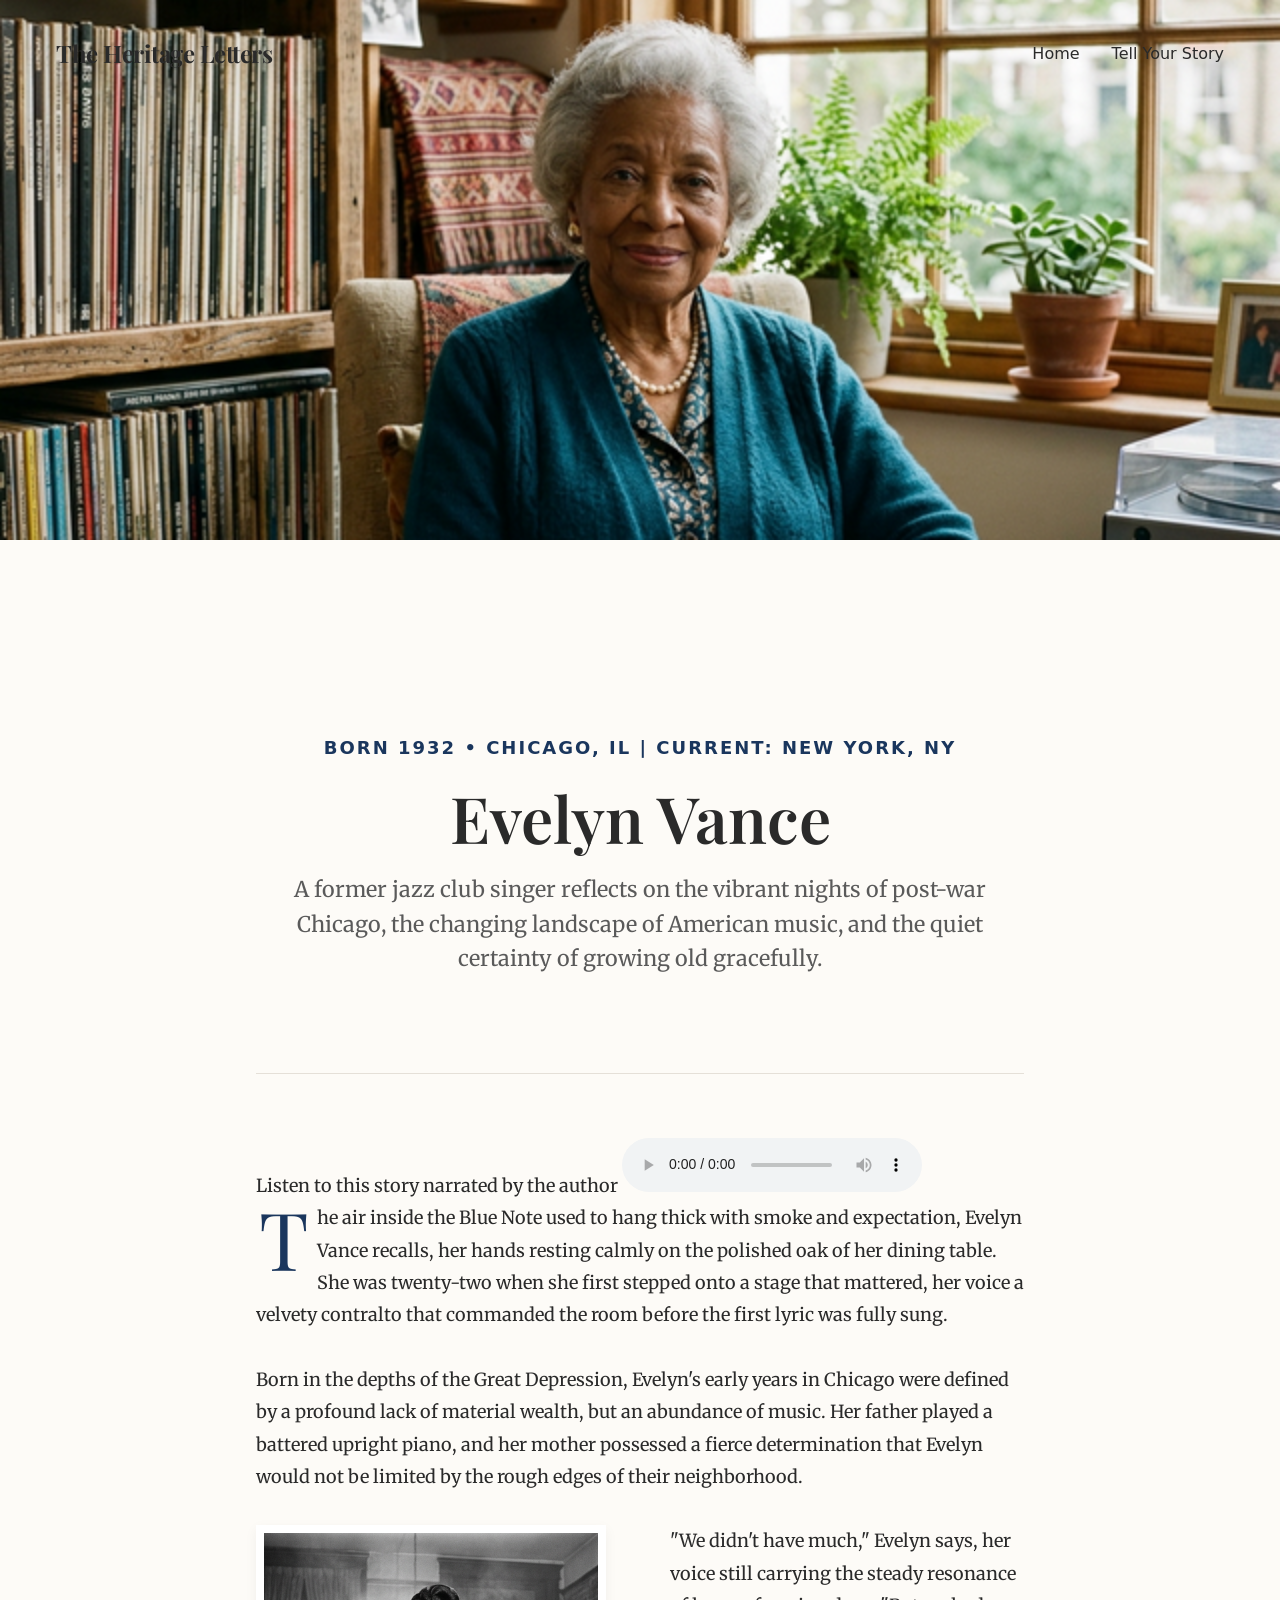
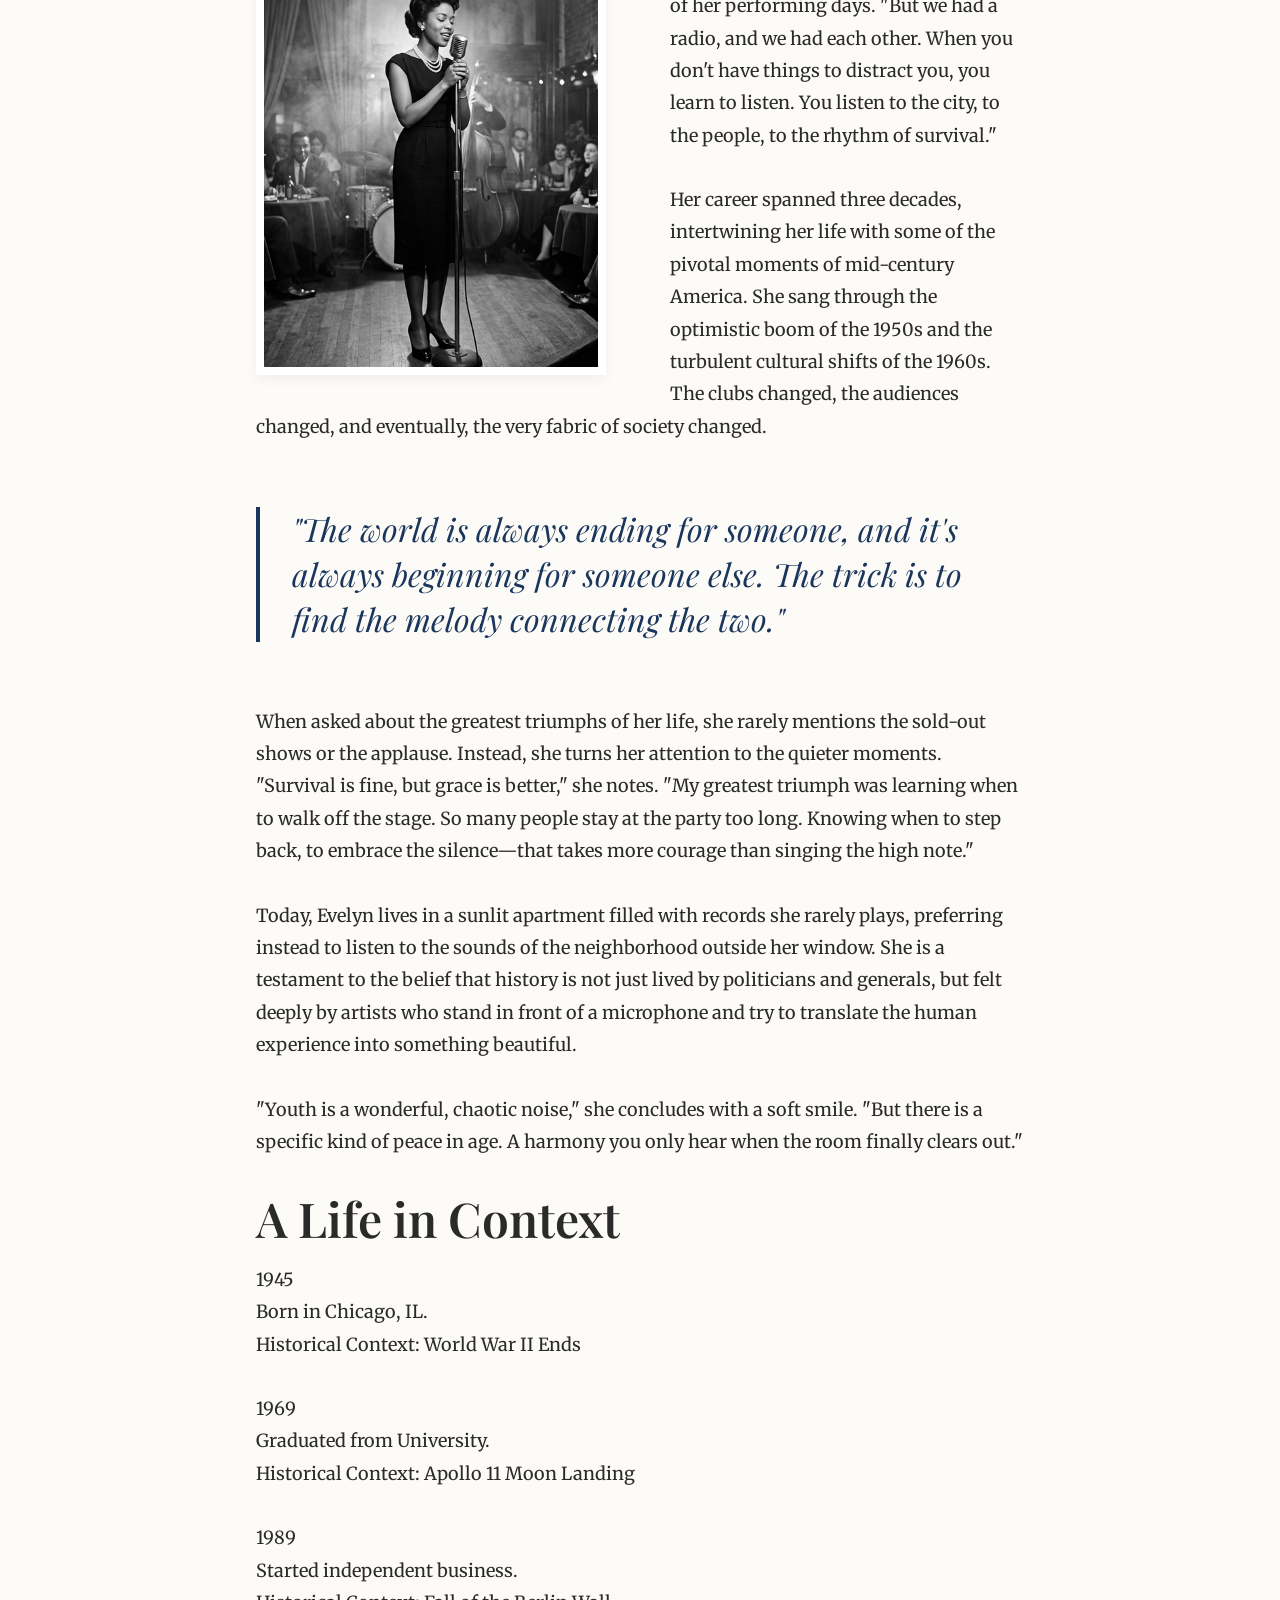
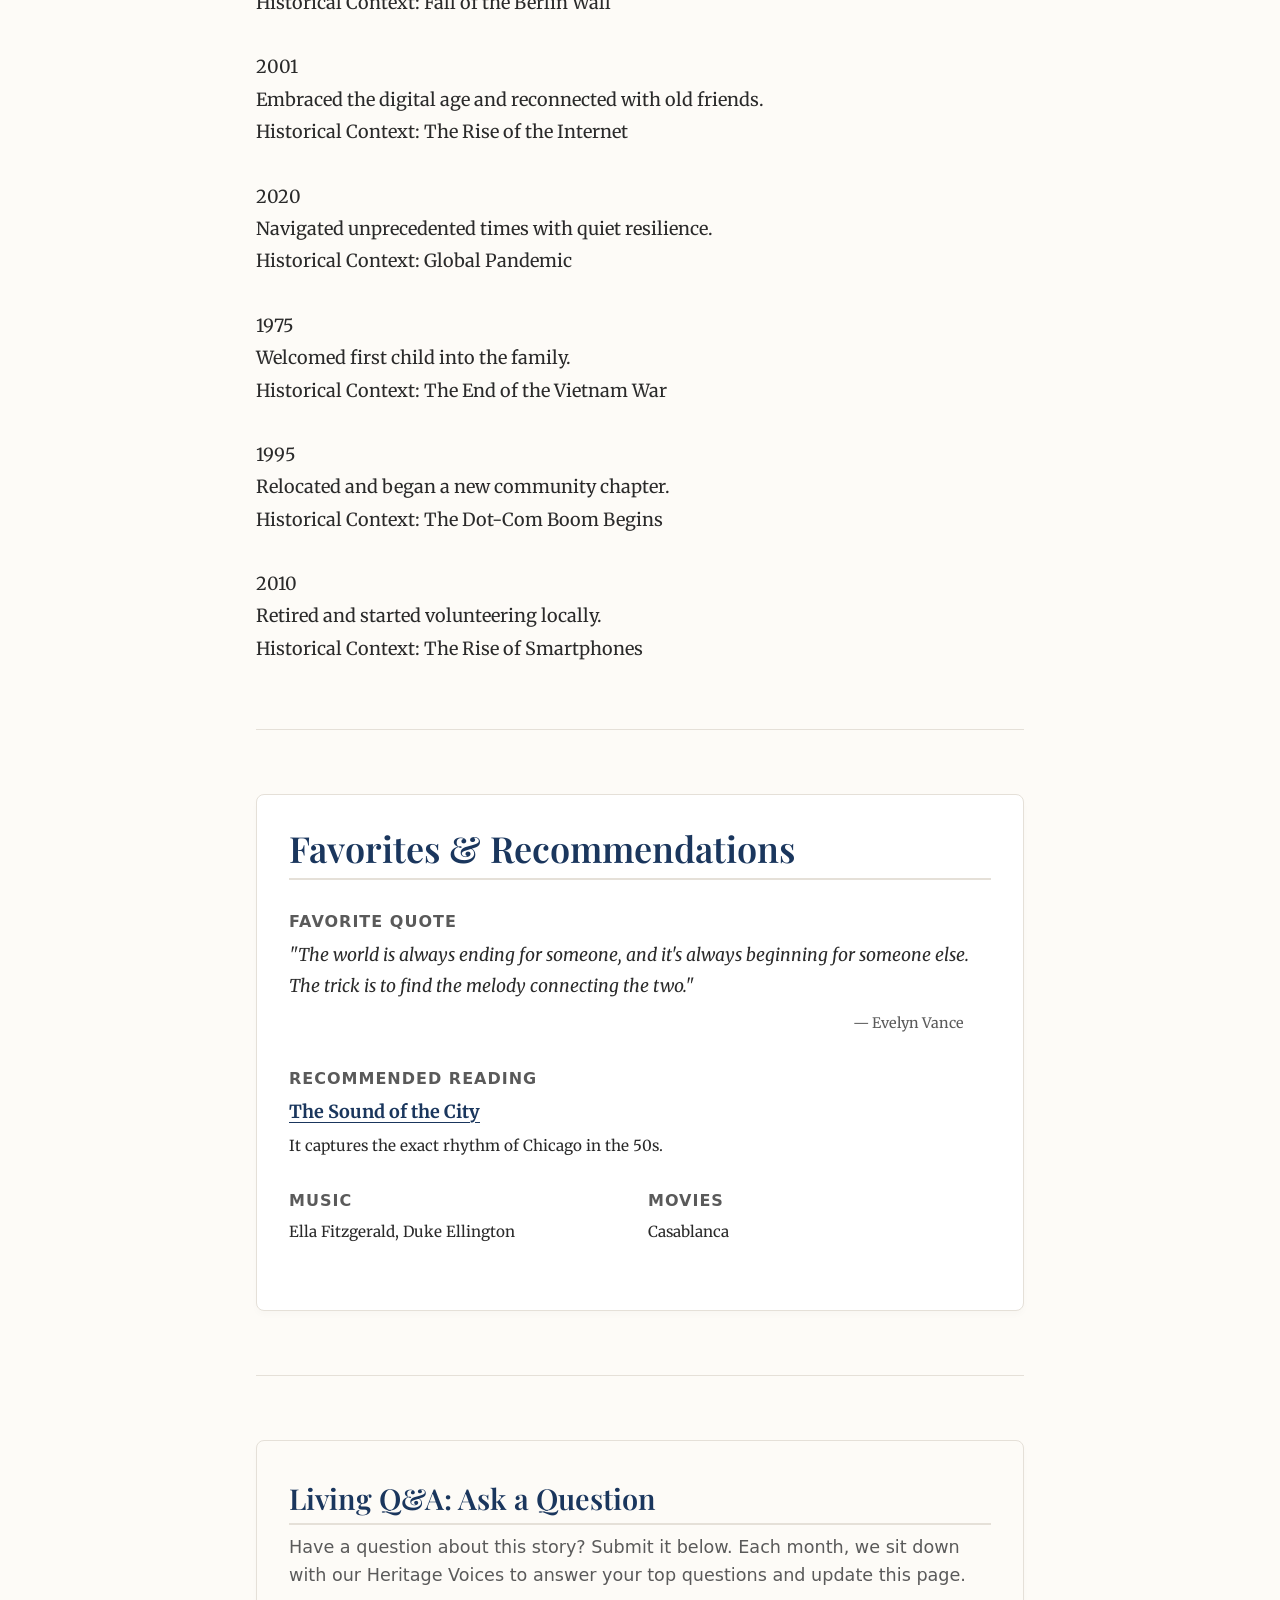
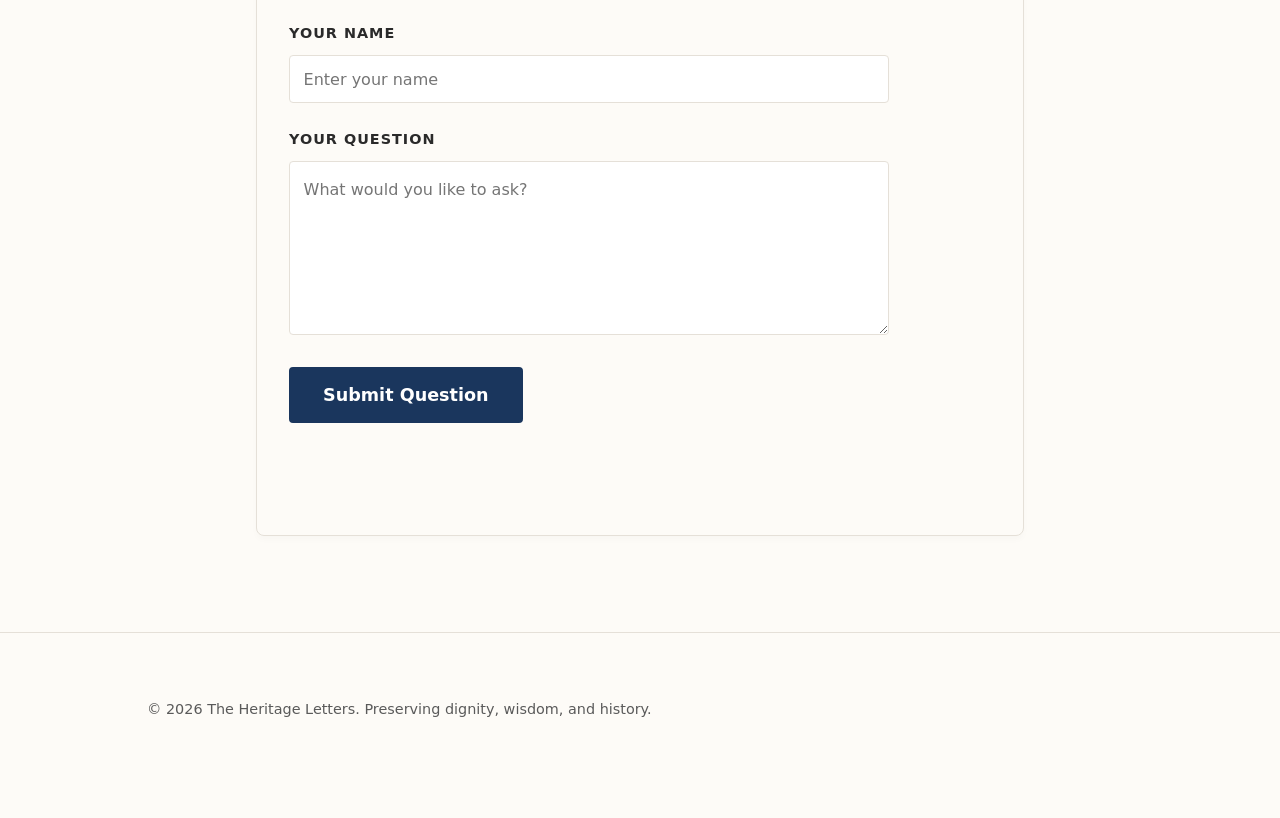
<file: story-1.html>
<!DOCTYPE html>
<html lang="en">

<head>
    <meta charset="UTF-8">
    <meta name="viewport" content="width=device-width, initial-scale=1.0">
    <title>Evelyn Vance | The Heritage Letters</title>
    <!-- Preconnect for performance -->
    <link rel="preconnect" href="https://fonts.googleapis.com">
    <link rel="preconnect" href="https://fonts.gstatic.com" crossorigin>
    <!-- Google Fonts -->
    <link
        href="https://fonts.googleapis.com/css2?family=Merriweather:ital,wght@0,300;0,400;0,700;1,400&family=Playfair+Display:ital,wght@0,400;0,600;0,700;1,400&display=swap"
        rel="stylesheet">
    <link rel="stylesheet" href="styles.css">
    <style>
        .article-hero-image {
            width: 100%;
            height: 60vh;
            min-height: 400px;
            background-color: #D5CFC3;
            /* Placeholder for Present Portrait */
            display: flex;
            align-items: center;
            justify-content: center;
            color: #888;
            font-family: var(--font-ui);
            font-size: 1.2rem;
            margin-bottom: var(--spacing-xl);
            background-size: cover;
            background-position: center;
        }

        .side-image {
            float: left;
            width: 350px;
            height: 450px;
            margin: 0 var(--spacing-lg) var(--spacing-sm) 0;
            background-color: #E6E0D4;
            /* Placeholder for Youth Photo */
            display: flex;
            align-items: center;
            justify-content: center;
            color: #888;
            font-family: var(--font-ui);
            font-size: 1rem;
            border: 8px solid var(--color-white);
            box-shadow: 0 4px 12px rgba(0, 0, 0, 0.05);
        }

        .drop-cap:first-letter {
            float: left;
            font-family: var(--font-heading);
            font-size: 5rem;
            line-height: 0.8;
            padding-top: 4px;
            padding-right: 8px;
            padding-left: 3px;
            color: var(--color-accent);
        }

        @media (max-width: 768px) {
            .side-image {
                float: none;
                width: 100%;
                height: 350px;
                margin: var(--spacing-md) 0;
            }

            .article-hero-image {
                height: 40vh;
                min-height: 300px;
            }
        }
    </style>
</head>

<body>

    <!-- Header Navigation -->
    <header class="site-header" style="border-bottom: none; background: transparent; position: absolute; width: 100%;">
        <div class="container nav-container">
            <a href="index.html" class="logo" style="color: var(--color-text);">The Heritage Letters</a>
            <nav class="site-nav">
                <ul>
                    <li><a href="index.html">Home</a></li>
                    <li><a href="submit.html">Tell Your Story</a></li>
                </ul>
            </nav>
        </div>
    </header>

    <!-- Large Hero Banner (Present Portrait Placeholder) -->
    <div class="article-hero-image" style="background-image: url('images/evelyn_present.png'); color: transparent;">
        [Present Day Portrait Placeholder]
    </div>

    <main class="container container-narrow">
        <article class="article-content">

            <header class="article-header">
                <span class="article-meta-large">Born 1932 • Chicago, IL | Current: New York, NY</span>
                <h1>Evelyn Vance</h1>
                <p class="article-intro">
                    A former jazz club singer reflects on the vibrant nights of post-war Chicago, the changing landscape
                    of American music, and the quiet certainty of growing old gracefully.
                </p>
            </header>

                        <div class="audio-player-container">
                <span class="audio-player-label">Listen to this story narrated by the author</span>
                <audio class="custom-audio" controls>
                    <source src="#" type="audio/mpeg">
                    Your browser does not support the audio element.
                </audio>
            </div>

            <div class="content-body">
                <p class="drop-cap">
                    The air inside the Blue Note used to hang thick with smoke and expectation, Evelyn Vance recalls,
                    her hands resting calmly on the polished oak of her dining table. She was twenty-two when she first
                    stepped onto a stage that mattered, her voice a velvety contralto that commanded the room before the
                    first lyric was fully sung.
                </p>

                <p>
                    Born in the depths of the Great Depression, Evelyn's early years in Chicago were defined by a
                    profound lack of material wealth, but an abundance of music. Her father played a battered upright
                    piano, and her mother possessed a fierce determination that Evelyn would not be limited by the rough
                    edges of their neighborhood.
                </p>

                <!-- Youth Photo Float -->
                <div class="side-image" style="background-image: url('images/evelyn_youth.png'); background-size: cover; background-position: center; color: transparent;">
                    [Youth Photo Placeholder]
                </div>

                <p>
                    "We didn't have much," Evelyn says, her voice still carrying the steady resonance of her performing
                    days. "But we had a radio, and we had each other. When you don't have things to distract you, you
                    learn to listen. You listen to the city, to the people, to the rhythm of survival."
                </p>

                <p>
                    Her career spanned three decades, intertwining her life with some of the pivotal moments of
                    mid-century America. She sang through the optimistic boom of the 1950s and the turbulent cultural
                    shifts of the 1960s. The clubs changed, the audiences changed, and eventually, the very fabric of
                    society changed.
                </p>

                <blockquote>
                    "The world is always ending for someone, and it's always beginning for someone else. The trick is to
                    find the melody connecting the two."
                </blockquote>

                <p>
                    When asked about the greatest triumphs of her life, she rarely mentions the sold-out shows or the
                    applause. Instead, she turns her attention to the quieter moments. "Survival is fine, but grace is
                    better," she notes. "My greatest triumph was learning when to walk off the stage. So many people
                    stay at the party too long. Knowing when to step back, to embrace the silence—that takes more
                    courage than singing the high note."
                </p>

                <p>
                    Today, Evelyn lives in a sunlit apartment filled with records she rarely plays, preferring instead
                    to listen to the sounds of the neighborhood outside her window. She is a testament to the belief
                    that history is not just lived by politicians and generals, but felt deeply by artists who stand in
                    front of a microphone and try to translate the human experience into something beautiful.
                </p>

                <p>
                    "Youth is a wonderful, chaotic noise," she concludes with a soft smile. "But there is a specific
                    kind of peace in age. A harmony you only hear when the room finally clears out."
                </p>
            </div>

        
                        <!-- Interactive Timeline Section -->
            <section class="timeline-section">
                <h2 class="timeline-title">A Life in Context</h2>
                <div class="timeline">
                    <!-- Node 1 -->
                    <div class="timeline-item left">
                        <div class="timeline-content">
                            <div class="timeline-year">1945</div>
                            <div class="timeline-personal">Born in Chicago, IL.</div>
                            <p class="timeline-world">Historical Context: World War II Ends</p>
                        </div>
                    </div>
                    <!-- Node 2 -->
                    <div class="timeline-item right">
                        <div class="timeline-content">
                            <div class="timeline-year">1969</div>
                            <div class="timeline-personal">Graduated from University.</div>
                            <p class="timeline-world">Historical Context: Apollo 11 Moon Landing</p>
                        </div>
                    </div>
                    <!-- Node 3 -->
                    <div class="timeline-item left">
                        <div class="timeline-content">
                            <div class="timeline-year">1989</div>
                            <div class="timeline-personal">Started independent business.</div>
                            <p class="timeline-world">Historical Context: Fall of the Berlin Wall</p>
                        </div>
                    </div>
                    <!-- Node 4 -->
                    <div class="timeline-item right">
                        <div class="timeline-content">
                            <div class="timeline-year">2001</div>
                            <div class="timeline-personal">Embraced the digital age and reconnected with old friends.</div>
                            <p class="timeline-world">Historical Context: The Rise of the Internet</p>
                        </div>
                    </div>
                    <!-- Node 5 -->
                    <div class="timeline-item left">
                        <div class="timeline-content">
                            <div class="timeline-year">2020</div>
                            <div class="timeline-personal">Navigated unprecedented times with quiet resilience.</div>
                            <p class="timeline-world">Historical Context: Global Pandemic</p>
                        </div>
                    </div>
                    <!-- Node 6 -->
                    <div class="timeline-item right">
                        <div class="timeline-content">
                            <div class="timeline-year">1975</div>
                            <div class="timeline-personal">Welcomed first child into the family.</div>
                            <p class="timeline-world">Historical Context: The End of the Vietnam War</p>
                        </div>
                    </div>
                    <!-- Node 7 -->
                    <div class="timeline-item left">
                        <div class="timeline-content">
                            <div class="timeline-year">1995</div>
                            <div class="timeline-personal">Relocated and began a new community chapter.</div>
                            <p class="timeline-world">Historical Context: The Dot-Com Boom Begins</p>
                        </div>
                    </div>
                    <!-- Node 8 -->
                    <div class="timeline-item right">
                        <div class="timeline-content">
                            <div class="timeline-year">2010</div>
                            <div class="timeline-personal">Retired and started volunteering locally.</div>
                            <p class="timeline-world">Historical Context: The Rise of Smartphones</p>
                        </div>
                    </div>
                </div>
            </section>

            <hr style="margin: var(--spacing-lg) 0; border: 0; border-top: 1px solid var(--color-border);">
            
            <section class="favorites-section" style="background: var(--color-white); padding: var(--spacing-md); border-radius: var(--radius-md); box-shadow: 0 4px 6px rgba(0,0,0,0.02); border: 1px solid var(--color-border);">
                <h3 style="color: var(--color-accent); font-family: var(--font-heading); margin-bottom: var(--spacing-md); border-bottom: 2px solid var(--color-border); padding-bottom: 0.5rem;">Favorites & Recommendations</h3>
                
                <div style="margin-bottom: 1.5rem;">
                    <h4 style="font-family: var(--font-ui); font-size: 1rem; color: var(--color-text-light); text-transform: uppercase; letter-spacing: 1px; margin-bottom: 0.5rem;">Favorite Quote</h4>
                    <p style="font-style: italic; font-size: 1.1rem; margin-bottom: 0;">"The world is always ending for someone, and it's always beginning for someone else. The trick is to find the melody connecting the two."</p>
                    <p style="text-align: right; font-size: 0.9rem; color: var(--color-text-light); margin-top: 0.5rem;">— Evelyn Vance</p>
                </div>

                <div style="margin-bottom: 1.5rem;">
                    <h4 style="font-family: var(--font-ui); font-size: 1rem; color: var(--color-text-light); text-transform: uppercase; letter-spacing: 1px; margin-bottom: 0.5rem;">Recommended Reading</h4>
                    <p style="font-weight: bold; margin-bottom: 0.2rem;"><a href="https://www.amazon.com/s?k=The+Sound+of+the+City&tag=YOUR_AFFILIATE_TAG" target="_blank" rel="noopener noreferrer">The Sound of the City</a></p>
                    <p style="font-size: 0.95rem;">It captures the exact rhythm of Chicago in the 50s.</p>
                </div>

                <div style="display: grid; grid-template-columns: 1fr 1fr; gap: 1rem;">
                    <div>
                        <h4 style="font-family: var(--font-ui); font-size: 1rem; color: var(--color-text-light); text-transform: uppercase; letter-spacing: 1px; margin-bottom: 0.5rem;">Music</h4>
                        <p style="font-size: 0.95rem;">Ella Fitzgerald, Duke Ellington</p>
                    </div>
                    <div>
                        <h4 style="font-family: var(--font-ui); font-size: 1rem; color: var(--color-text-light); text-transform: uppercase; letter-spacing: 1px; margin-bottom: 0.5rem;">Movies</h4>
                        <p style="font-size: 0.95rem;">Casablanca</p>
                    </div>
                </div>
            </section>
        
        
            <hr style="margin: var(--spacing-lg) 0; border: 0; border-top: 1px solid var(--color-border);">
            
            <!-- Living Q&A Section -->
            <section class="living-qa-section" style="background-color: #FDFBF7; padding: 2.5rem 2rem; border-radius: var(--radius-md); box-shadow: 0 4px 6px rgba(0,0,0,0.02); border: 1px solid var(--color-border); margin-bottom: 3rem;">
                <h3 style="color: var(--color-accent); font-family: var(--font-heading); margin-bottom: 0.5rem; font-size: 1.8rem; border-bottom: 2px solid var(--color-border); padding-bottom: 0.5rem;">Living Q&A: Ask a Question</h3>
                <p style="font-family: var(--font-ui); color: var(--color-text-light); margin-bottom: 2rem; line-height: 1.6; font-size: 1.1rem;">
                    Have a question about this story? Submit it below. Each month, we sit down with our Heritage Voices to answer your top questions and update this page.
                </p>
                <form id="qa-form" class="qa-form" style="display: flex; flex-direction: column; gap: 1.5rem; max-width: 600px;">
                    <div style="display: flex; flex-direction: column; gap: 0.5rem;">
                        <label for="qa-name" style="font-family: var(--font-ui); font-weight: 600; color: var(--color-text); text-transform: uppercase; letter-spacing: 1px; font-size: 0.9rem;">Your Name</label>
                        <input type="text" id="qa-name" name="qa-name" class="form-control" placeholder="Enter your name" required style="padding: 0.85rem; border: 1px solid var(--color-border); border-radius: 4px; font-family: var(--font-ui); font-size: 1rem;">
                    </div>
                    <div style="display: flex; flex-direction: column; gap: 0.5rem;">
                        <label for="qa-question" style="font-family: var(--font-ui); font-weight: 600; color: var(--color-text); text-transform: uppercase; letter-spacing: 1px; font-size: 0.9rem;">Your Question</label>
                        <textarea id="qa-question" name="qa-question" class="form-control" rows="5" placeholder="What would you like to ask?" required style="padding: 0.85rem; border: 1px solid var(--color-border); border-radius: 4px; font-family: var(--font-ui); font-size: 1rem; resize: vertical;"></textarea>
                    </div>
                    <button type="submit" id="qa-submit-btn" class="btn btn-primary" style="align-self: flex-start; margin-top: 0.5rem;">Submit Question</button>
                    <p id="qa-form-msg" style="margin-top: 1rem; font-size: 0.95rem; font-weight: bold;"></p>
                </form>
            </section>

        
            <script>
                document.getElementById('qa-form').addEventListener('submit', function (e) {
                    e.preventDefault();
                    
                    const submitBtn = document.getElementById('qa-submit-btn');
                    const msgElement = document.getElementById('qa-form-msg');
                    const nameInput = document.getElementById('qa-name');
                    const questionInput = document.getElementById('qa-question');
                    
                    submitBtn.textContent = 'Submitting...';
                    submitBtn.disabled = true;
                    msgElement.textContent = '';
                    msgElement.style.color = 'inherit';
                    
                    const formData = new FormData();
                    formData.append('name', nameInput.value.trim());
                    formData.append('question', questionInput.value.trim());
                    formData.append('type', 'living_qa_submission');
                    
                    const scriptURL = 'https://script.google.com/macros/s/AKfycby5-_C4QYbOe_HwGAKn1ZT8Nbpb5aBnQ7oYW80xYNcAp_mFj2mKf1CGSLtyHsjDk9fwOg/exec';
                    
                    fetch(scriptURL, { method: 'POST', body: formData })
                        .then(response => {
                            msgElement.style.color = '#1B2A47';
                            msgElement.textContent = 'Thank you! Your question has been submitted to our editors.';
                            nameInput.value = '';
                            questionInput.value = '';
                            submitBtn.textContent = 'Submit Question';
                            submitBtn.disabled = false;
                        })
                        .catch(error => {
                            console.error('Error!', error.message);
                            msgElement.style.color = 'red';
                            msgElement.textContent = 'There was an error. Please try again.';
                            submitBtn.textContent = 'Submit Question';
                            submitBtn.disabled = false;
                        });
                });
            </script>
        </article>
    </main>

    <!-- Footer -->
    <footer class="site-footer" style="margin-top: var(--spacing-xl); border-top: 1px solid var(--color-border);">
        <div class="container">
            <p>&copy; 2026 The Heritage Letters. Preserving dignity, wisdom, and history.</p>
        </div>
    </footer>

</body>

</html>
</file>
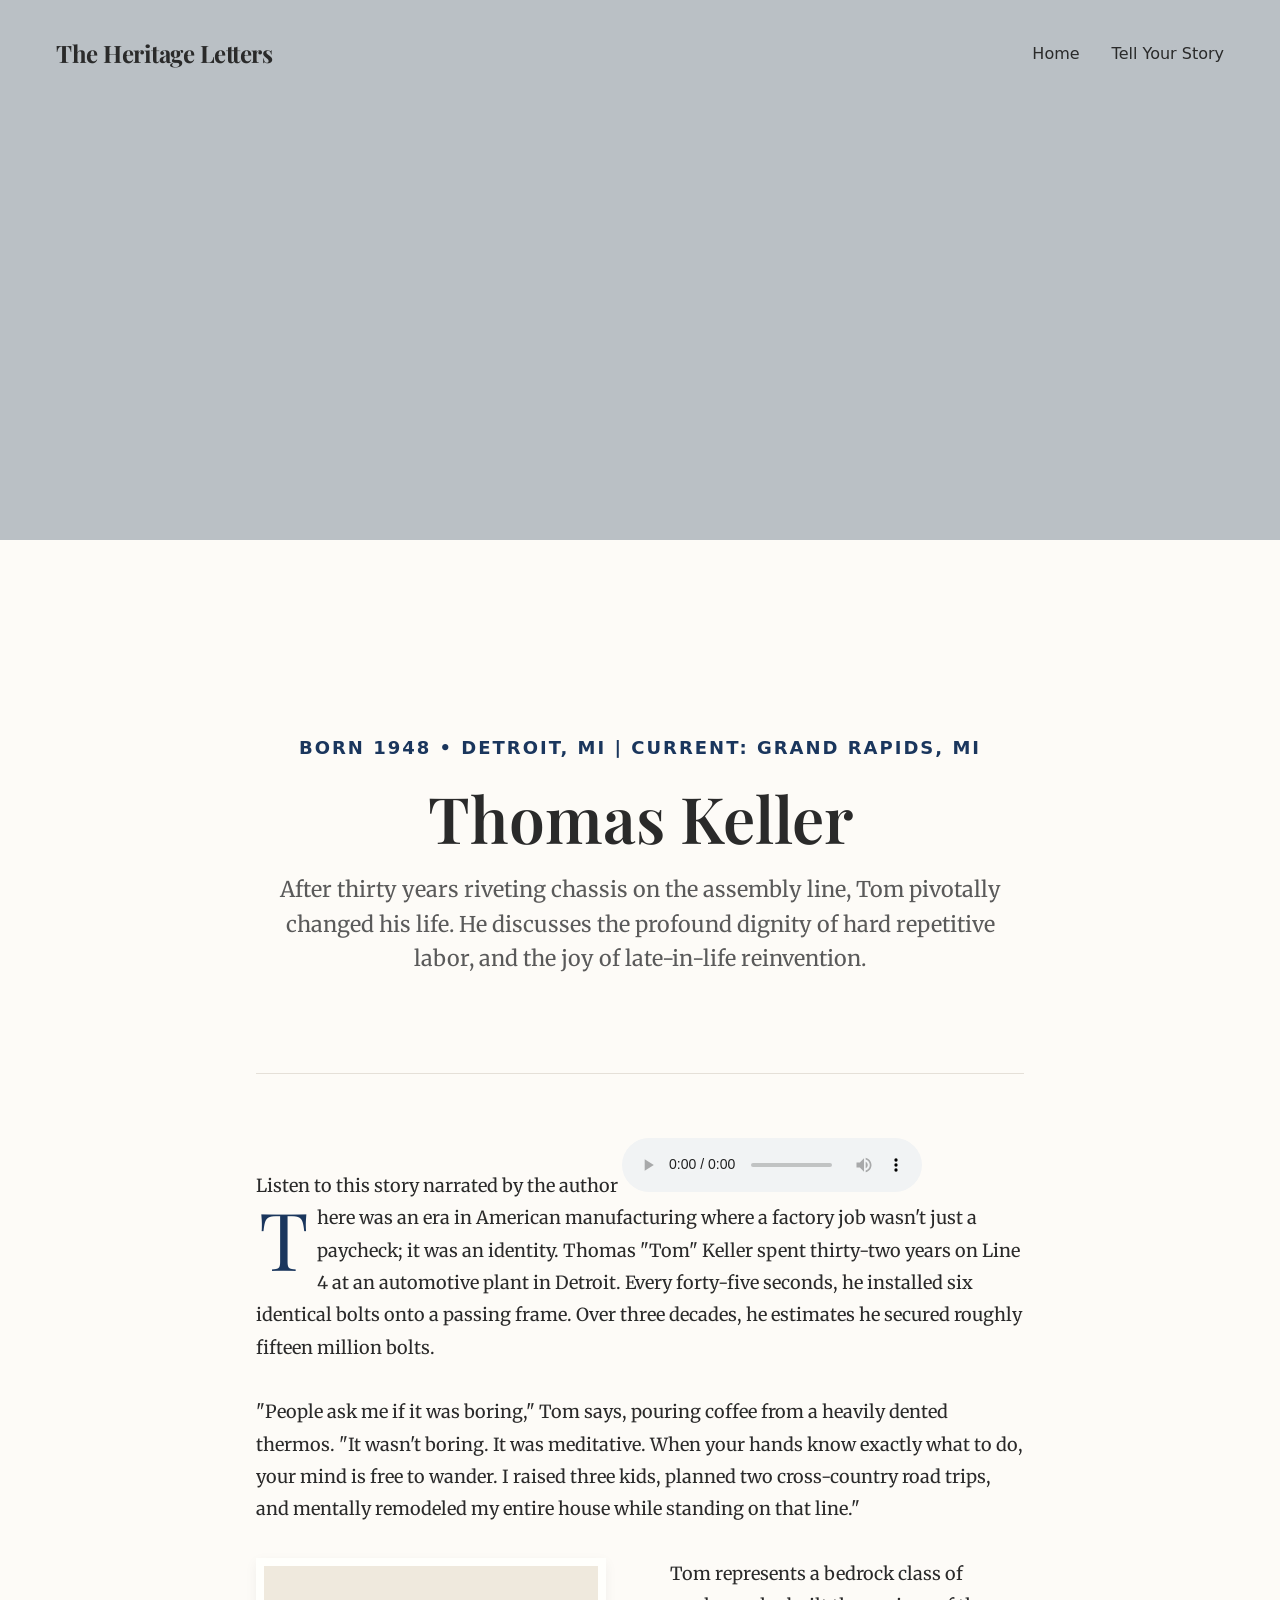
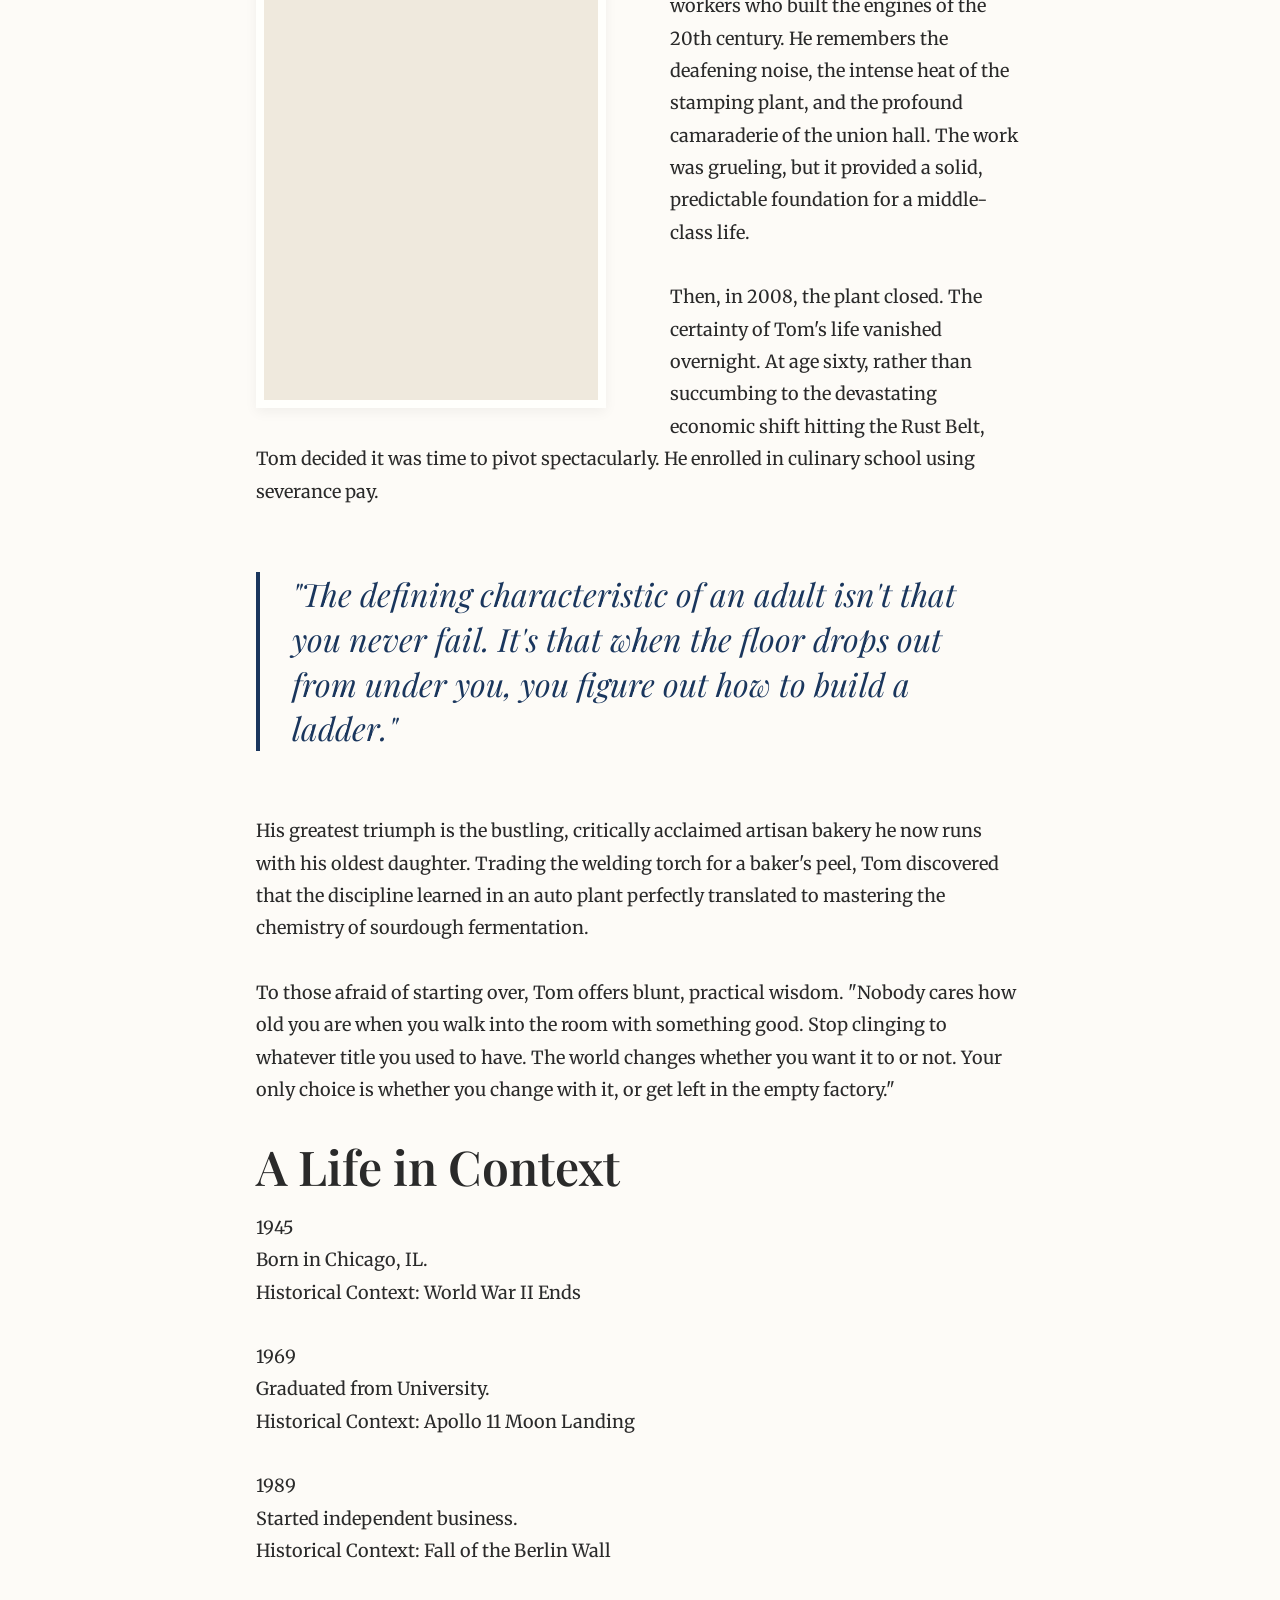
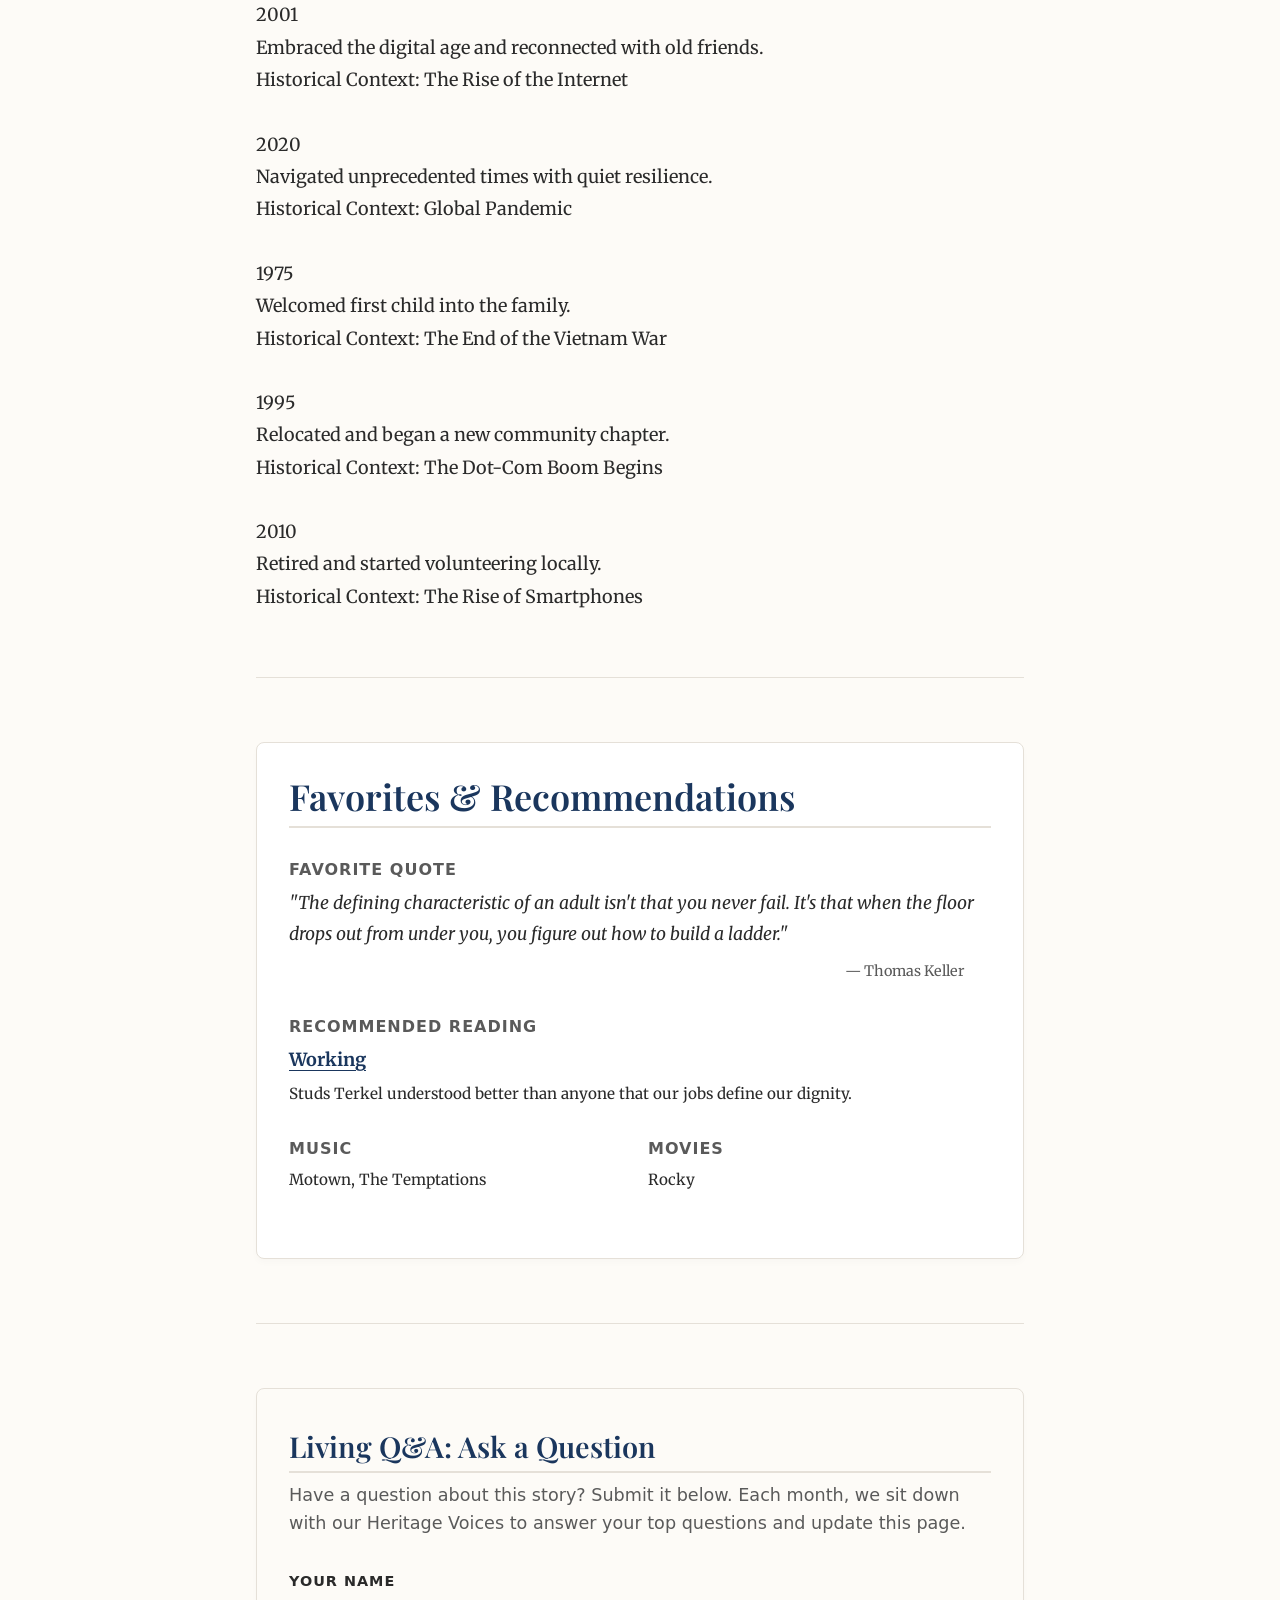
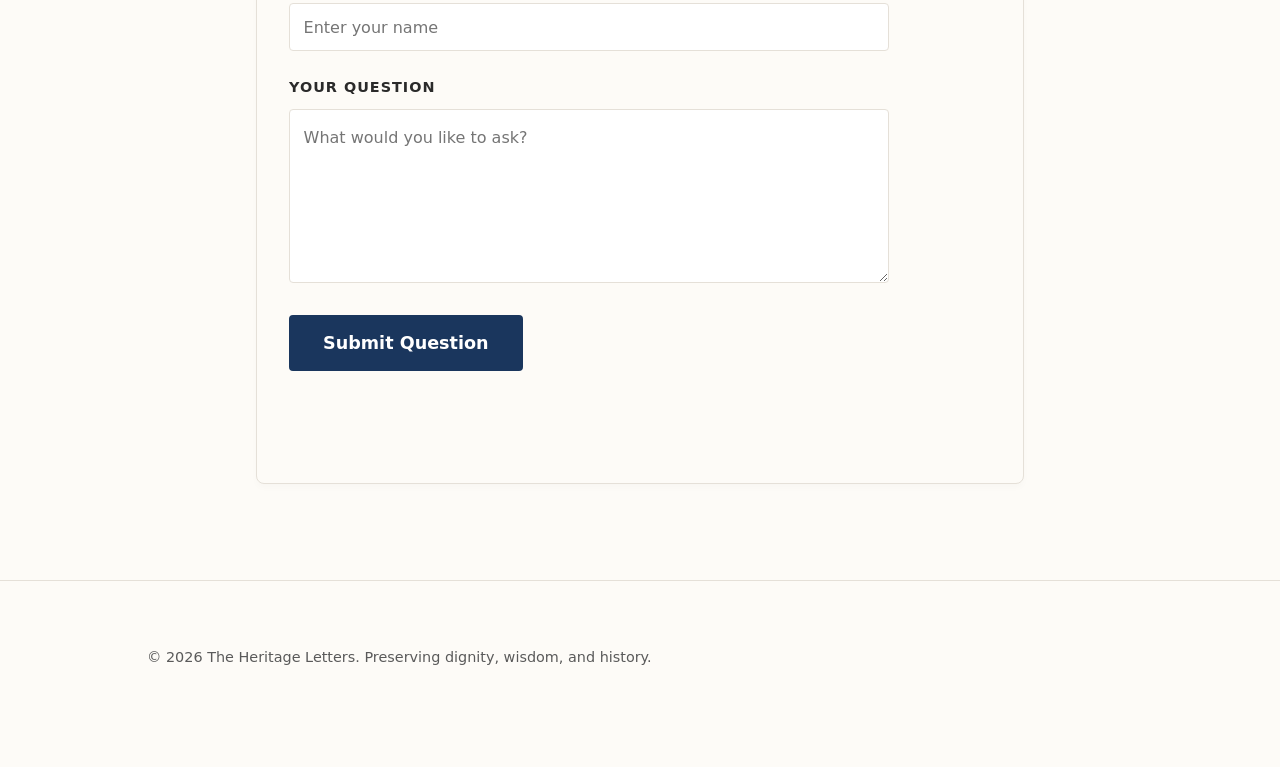
<file: story-10.html>
<!DOCTYPE html>
<html lang="en">

<head>
    <meta charset="UTF-8">
    <meta name="viewport" content="width=device-width, initial-scale=1.0">
    <title>Thomas Keller | The Heritage Letters</title>
    <link rel="preconnect" href="https://fonts.googleapis.com">
    <link rel="preconnect" href="https://fonts.gstatic.com" crossorigin>
    <link
        href="https://fonts.googleapis.com/css2?family=Merriweather:ital,wght@0,300;0,400;0,700;1,400&family=Playfair+Display:ital,wght@0,400;0,600;0,700;1,400&display=swap"
        rel="stylesheet">
    <link rel="stylesheet" href="styles.css">
    <style>
        .article-hero-image {
            width: 100%;
            height: 60vh;
            min-height: 400px;
            background-color: #BAC0C5;
            display: flex;
            align-items: center;
            justify-content: center;
            color: #888;
            font-family: var(--font-ui);
            font-size: 1.2rem;
            margin-bottom: var(--spacing-xl);
        }

        .side-image {
            float: left;
            width: 350px;
            height: 450px;
            margin: 0 var(--spacing-lg) var(--spacing-sm) 0;
            background-color: #DDE0E2;
            display: flex;
            align-items: center;
            justify-content: center;
            color: #888;
            font-family: var(--font-ui);
            font-size: 1rem;
            border: 8px solid var(--color-white);
            box-shadow: 0 4px 12px rgba(0, 0, 0, 0.05);
        }

        .drop-cap:first-letter {
            float: left;
            font-family: var(--font-heading);
            font-size: 5rem;
            line-height: 0.8;
            padding-top: 4px;
            padding-right: 8px;
            padding-left: 3px;
            color: var(--color-accent);
        }

        @media (max-width: 768px) {
            .side-image {
                float: none;
                width: 100%;
                height: 350px;
                margin: var(--spacing-md) 0;
            }

            .article-hero-image {
                height: 40vh;
                min-height: 300px;
            }
        }
    </style>
</head>

<body>

    <header class="site-header" style="border-bottom: none; background: transparent; position: absolute; width: 100%;">
        <div class="container nav-container">
            <a href="index.html" class="logo" style="color: var(--color-text);">The Heritage Letters</a>
            <nav class="site-nav">
                <ul>
                    <li><a href="index.html">Home</a></li>
                    <li><a href="submit.html">Tell Your Story</a></li>
                </ul>
            </nav>
        </div>
    </header>

    <div class="article-hero-image" style="background-image: url('https://picsum.photos/seed/thomas_present/1920/1080'); background-size: cover; background-position: center; color: transparent;">
        thomas Present Day
    </div>

    <main class="container container-narrow">
        <article class="article-content">

            <header class="article-header">
                <span class="article-meta-large">Born 1948 • Detroit, MI | Current: Grand Rapids, MI</span>
                <h1>Thomas Keller</h1>
                <p class="article-intro">
                    After thirty years riveting chassis on the assembly line, Tom pivotally changed his life. He
                    discusses the profound dignity of hard repetitive labor, and the joy of late-in-life reinvention.
                </p>
            </header>

                        <div class="audio-player-container">
                <span class="audio-player-label">Listen to this story narrated by the author</span>
                <audio class="custom-audio" controls>
                    <source src="#" type="audio/mpeg">
                    Your browser does not support the audio element.
                </audio>
            </div>

            <div class="content-body">
                <p class="drop-cap">
                    There was an era in American manufacturing where a factory job wasn't just a paycheck; it was an
                    identity. Thomas "Tom" Keller spent thirty-two years on Line 4 at an automotive plant in Detroit.
                    Every forty-five seconds, he installed six identical bolts onto a passing frame. Over three decades,
                    he estimates he secured roughly fifteen million bolts.
                </p>

                <p>
                    "People ask me if it was boring," Tom says, pouring coffee from a heavily dented thermos. "It wasn't
                    boring. It was meditative. When your hands know exactly what to do, your mind is free to wander. I
                    raised three kids, planned two cross-country road trips, and mentally remodeled my entire house
                    while standing on that line."
                </p>

                <div class="side-image" style="background-image: url('https://picsum.photos/seed/thomas_youth/400/600'); background-size: cover; background-position: center; color: transparent; filter: grayscale(1) sepia(0.2);">
                    thomas Youth
                </div>

                <p>
                    Tom represents a bedrock class of workers who built the engines of the 20th century. He remembers
                    the deafening noise, the intense heat of the stamping plant, and the profound camaraderie of the
                    union hall. The work was grueling, but it provided a solid, predictable foundation for a
                    middle-class life.
                </p>

                <p>
                    Then, in 2008, the plant closed. The certainty of Tom's life vanished overnight. At age sixty,
                    rather than succumbing to the devastating economic shift hitting the Rust Belt, Tom decided it was
                    time to pivot spectacularly. He enrolled in culinary school using severance pay.
                </p>

                <blockquote>
                    "The defining characteristic of an adult isn't that you never fail. It's that when the floor drops
                    out from under you, you figure out how to build a ladder."
                </blockquote>

                <p>
                    His greatest triumph is the bustling, critically acclaimed artisan bakery he now runs with his
                    oldest daughter. Trading the welding torch for a baker's peel, Tom discovered that the discipline
                    learned in an auto plant perfectly translated to mastering the chemistry of sourdough fermentation.
                </p>

                <p>
                    To those afraid of starting over, Tom offers blunt, practical wisdom. "Nobody cares how old you are
                    when you walk into the room with something good. Stop clinging to whatever title you used to have.
                    The world changes whether you want it to or not. Your only choice is whether you change with it, or
                    get left in the empty factory."
                </p>
            </div>

        
                        <!-- Interactive Timeline Section -->
            <section class="timeline-section">
                <h2 class="timeline-title">A Life in Context</h2>
                <div class="timeline">
                    <!-- Node 1 -->
                    <div class="timeline-item left">
                        <div class="timeline-content">
                            <div class="timeline-year">1945</div>
                            <div class="timeline-personal">Born in Chicago, IL.</div>
                            <p class="timeline-world">Historical Context: World War II Ends</p>
                        </div>
                    </div>
                    <!-- Node 2 -->
                    <div class="timeline-item right">
                        <div class="timeline-content">
                            <div class="timeline-year">1969</div>
                            <div class="timeline-personal">Graduated from University.</div>
                            <p class="timeline-world">Historical Context: Apollo 11 Moon Landing</p>
                        </div>
                    </div>
                    <!-- Node 3 -->
                    <div class="timeline-item left">
                        <div class="timeline-content">
                            <div class="timeline-year">1989</div>
                            <div class="timeline-personal">Started independent business.</div>
                            <p class="timeline-world">Historical Context: Fall of the Berlin Wall</p>
                        </div>
                    </div>
                    <!-- Node 4 -->
                    <div class="timeline-item right">
                        <div class="timeline-content">
                            <div class="timeline-year">2001</div>
                            <div class="timeline-personal">Embraced the digital age and reconnected with old friends.</div>
                            <p class="timeline-world">Historical Context: The Rise of the Internet</p>
                        </div>
                    </div>
                    <!-- Node 5 -->
                    <div class="timeline-item left">
                        <div class="timeline-content">
                            <div class="timeline-year">2020</div>
                            <div class="timeline-personal">Navigated unprecedented times with quiet resilience.</div>
                            <p class="timeline-world">Historical Context: Global Pandemic</p>
                        </div>
                    </div>
                    <!-- Node 6 -->
                    <div class="timeline-item right">
                        <div class="timeline-content">
                            <div class="timeline-year">1975</div>
                            <div class="timeline-personal">Welcomed first child into the family.</div>
                            <p class="timeline-world">Historical Context: The End of the Vietnam War</p>
                        </div>
                    </div>
                    <!-- Node 7 -->
                    <div class="timeline-item left">
                        <div class="timeline-content">
                            <div class="timeline-year">1995</div>
                            <div class="timeline-personal">Relocated and began a new community chapter.</div>
                            <p class="timeline-world">Historical Context: The Dot-Com Boom Begins</p>
                        </div>
                    </div>
                    <!-- Node 8 -->
                    <div class="timeline-item right">
                        <div class="timeline-content">
                            <div class="timeline-year">2010</div>
                            <div class="timeline-personal">Retired and started volunteering locally.</div>
                            <p class="timeline-world">Historical Context: The Rise of Smartphones</p>
                        </div>
                    </div>
                </div>
            </section>

            <hr style="margin: var(--spacing-lg) 0; border: 0; border-top: 1px solid var(--color-border);">
            
            <section class="favorites-section" style="background: var(--color-white); padding: var(--spacing-md); border-radius: var(--radius-md); box-shadow: 0 4px 6px rgba(0,0,0,0.02); border: 1px solid var(--color-border);">
                <h3 style="color: var(--color-accent); font-family: var(--font-heading); margin-bottom: var(--spacing-md); border-bottom: 2px solid var(--color-border); padding-bottom: 0.5rem;">Favorites & Recommendations</h3>
                
                <div style="margin-bottom: 1.5rem;">
                    <h4 style="font-family: var(--font-ui); font-size: 1rem; color: var(--color-text-light); text-transform: uppercase; letter-spacing: 1px; margin-bottom: 0.5rem;">Favorite Quote</h4>
                    <p style="font-style: italic; font-size: 1.1rem; margin-bottom: 0;">"The defining characteristic of an adult isn't that you never fail. It's that when the floor drops out from under you, you figure out how to build a ladder."</p>
                    <p style="text-align: right; font-size: 0.9rem; color: var(--color-text-light); margin-top: 0.5rem;">— Thomas Keller</p>
                </div>

                <div style="margin-bottom: 1.5rem;">
                    <h4 style="font-family: var(--font-ui); font-size: 1rem; color: var(--color-text-light); text-transform: uppercase; letter-spacing: 1px; margin-bottom: 0.5rem;">Recommended Reading</h4>
                    <p style="font-weight: bold; margin-bottom: 0.2rem;"><a href="https://www.amazon.com/s?k=Working&tag=YOUR_AFFILIATE_TAG" target="_blank" rel="noopener noreferrer">Working</a></p>
                    <p style="font-size: 0.95rem;">Studs Terkel understood better than anyone that our jobs define our dignity.</p>
                </div>

                <div style="display: grid; grid-template-columns: 1fr 1fr; gap: 1rem;">
                    <div>
                        <h4 style="font-family: var(--font-ui); font-size: 1rem; color: var(--color-text-light); text-transform: uppercase; letter-spacing: 1px; margin-bottom: 0.5rem;">Music</h4>
                        <p style="font-size: 0.95rem;">Motown, The Temptations</p>
                    </div>
                    <div>
                        <h4 style="font-family: var(--font-ui); font-size: 1rem; color: var(--color-text-light); text-transform: uppercase; letter-spacing: 1px; margin-bottom: 0.5rem;">Movies</h4>
                        <p style="font-size: 0.95rem;">Rocky</p>
                    </div>
                </div>
            </section>
        
        
            <hr style="margin: var(--spacing-lg) 0; border: 0; border-top: 1px solid var(--color-border);">
            
            <!-- Living Q&A Section -->
            <section class="living-qa-section" style="background-color: #FDFBF7; padding: 2.5rem 2rem; border-radius: var(--radius-md); box-shadow: 0 4px 6px rgba(0,0,0,0.02); border: 1px solid var(--color-border); margin-bottom: 3rem;">
                <h3 style="color: var(--color-accent); font-family: var(--font-heading); margin-bottom: 0.5rem; font-size: 1.8rem; border-bottom: 2px solid var(--color-border); padding-bottom: 0.5rem;">Living Q&A: Ask a Question</h3>
                <p style="font-family: var(--font-ui); color: var(--color-text-light); margin-bottom: 2rem; line-height: 1.6; font-size: 1.1rem;">
                    Have a question about this story? Submit it below. Each month, we sit down with our Heritage Voices to answer your top questions and update this page.
                </p>
                <form id="qa-form" class="qa-form" style="display: flex; flex-direction: column; gap: 1.5rem; max-width: 600px;">
                    <div style="display: flex; flex-direction: column; gap: 0.5rem;">
                        <label for="qa-name" style="font-family: var(--font-ui); font-weight: 600; color: var(--color-text); text-transform: uppercase; letter-spacing: 1px; font-size: 0.9rem;">Your Name</label>
                        <input type="text" id="qa-name" name="qa-name" class="form-control" placeholder="Enter your name" required style="padding: 0.85rem; border: 1px solid var(--color-border); border-radius: 4px; font-family: var(--font-ui); font-size: 1rem;">
                    </div>
                    <div style="display: flex; flex-direction: column; gap: 0.5rem;">
                        <label for="qa-question" style="font-family: var(--font-ui); font-weight: 600; color: var(--color-text); text-transform: uppercase; letter-spacing: 1px; font-size: 0.9rem;">Your Question</label>
                        <textarea id="qa-question" name="qa-question" class="form-control" rows="5" placeholder="What would you like to ask?" required style="padding: 0.85rem; border: 1px solid var(--color-border); border-radius: 4px; font-family: var(--font-ui); font-size: 1rem; resize: vertical;"></textarea>
                    </div>
                    <button type="submit" id="qa-submit-btn" class="btn btn-primary" style="align-self: flex-start; margin-top: 0.5rem;">Submit Question</button>
                    <p id="qa-form-msg" style="margin-top: 1rem; font-size: 0.95rem; font-weight: bold;"></p>
                </form>
            </section>

        
            <script>
                document.getElementById('qa-form').addEventListener('submit', function (e) {
                    e.preventDefault();
                    
                    const submitBtn = document.getElementById('qa-submit-btn');
                    const msgElement = document.getElementById('qa-form-msg');
                    const nameInput = document.getElementById('qa-name');
                    const questionInput = document.getElementById('qa-question');
                    
                    submitBtn.textContent = 'Submitting...';
                    submitBtn.disabled = true;
                    msgElement.textContent = '';
                    msgElement.style.color = 'inherit';
                    
                    const formData = new FormData();
                    formData.append('name', nameInput.value.trim());
                    formData.append('question', questionInput.value.trim());
                    formData.append('type', 'living_qa_submission');
                    
                    const scriptURL = 'https://script.google.com/macros/s/AKfycby5-_C4QYbOe_HwGAKn1ZT8Nbpb5aBnQ7oYW80xYNcAp_mFj2mKf1CGSLtyHsjDk9fwOg/exec';
                    
                    fetch(scriptURL, { method: 'POST', body: formData })
                        .then(response => {
                            msgElement.style.color = '#1B2A47';
                            msgElement.textContent = 'Thank you! Your question has been submitted to our editors.';
                            nameInput.value = '';
                            questionInput.value = '';
                            submitBtn.textContent = 'Submit Question';
                            submitBtn.disabled = false;
                        })
                        .catch(error => {
                            console.error('Error!', error.message);
                            msgElement.style.color = 'red';
                            msgElement.textContent = 'There was an error. Please try again.';
                            submitBtn.textContent = 'Submit Question';
                            submitBtn.disabled = false;
                        });
                });
            </script>
        </article>
    </main>

    <footer class="site-footer" style="margin-top: var(--spacing-xl); border-top: 1px solid var(--color-border);">
        <div class="container">
            <p>&copy; 2026 The Heritage Letters. Preserving dignity, wisdom, and history.</p>
        </div>
    </footer>

</body>

</html>
</file>
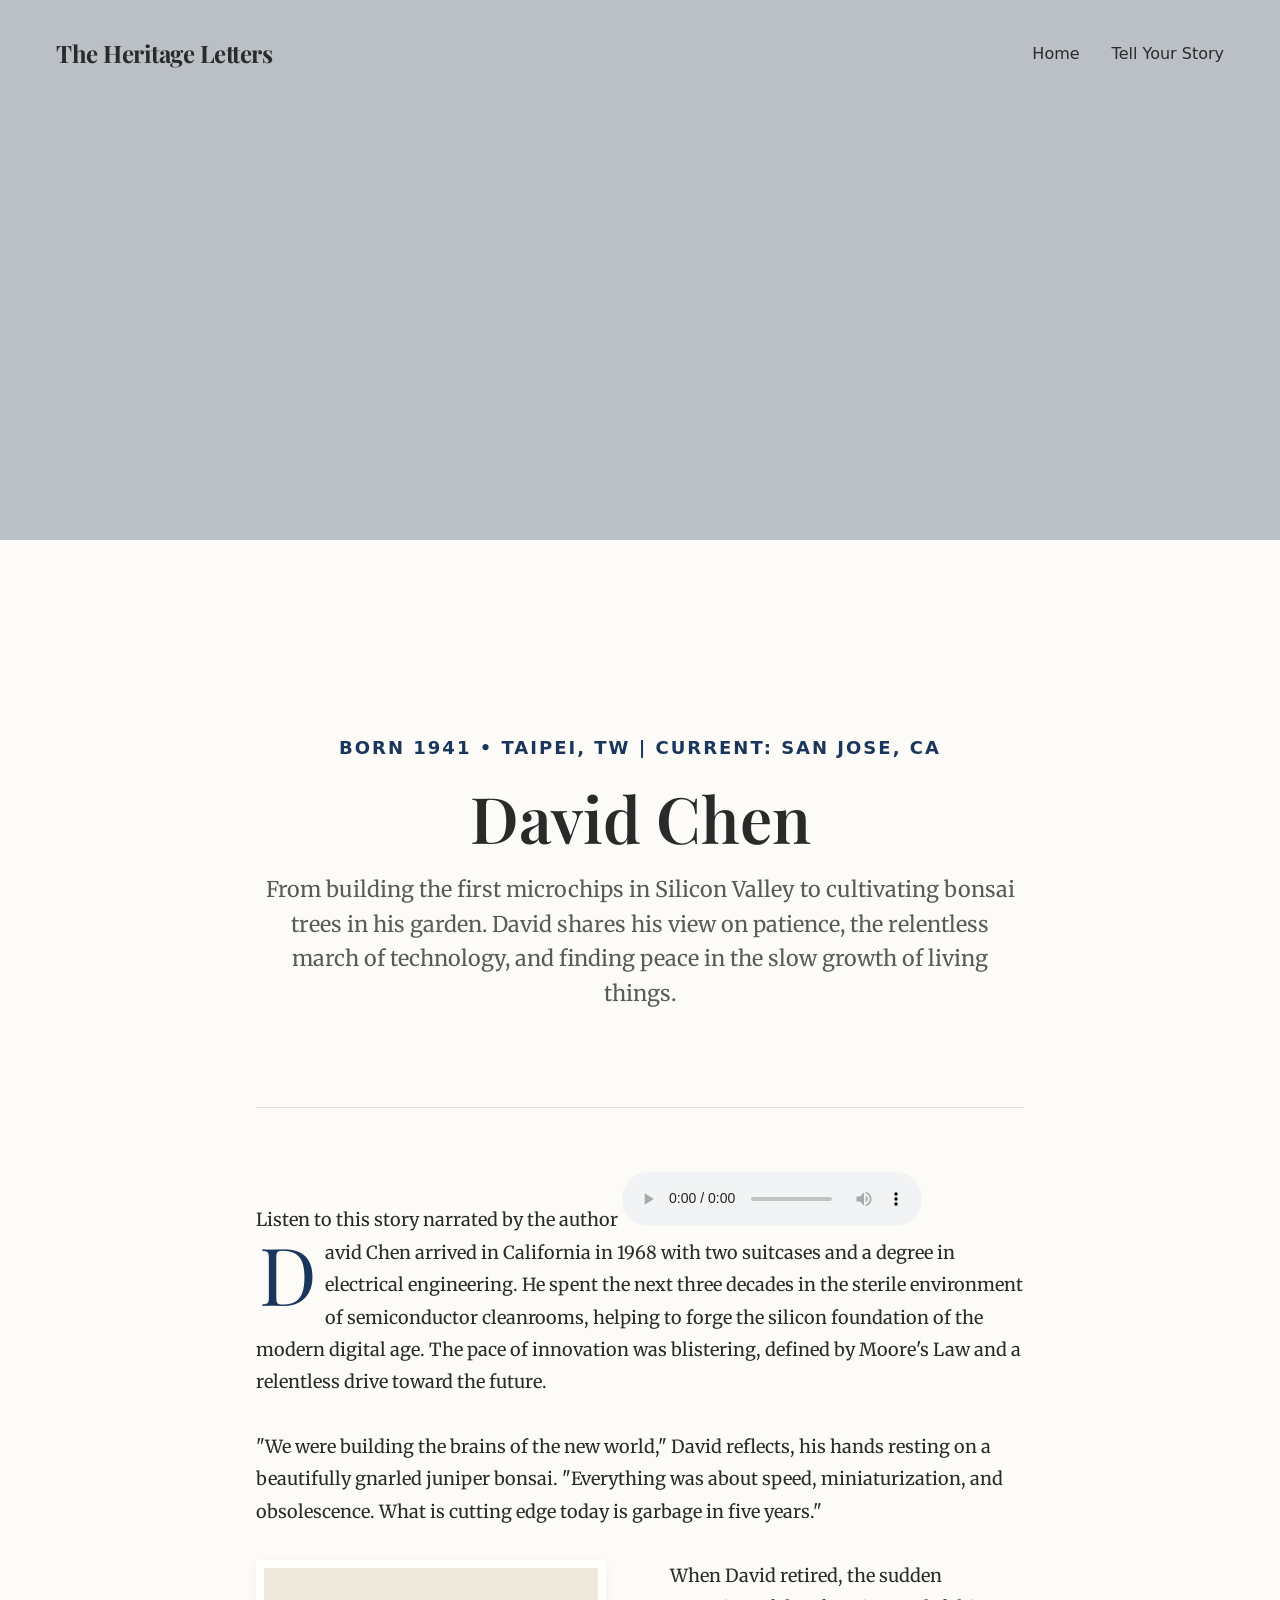
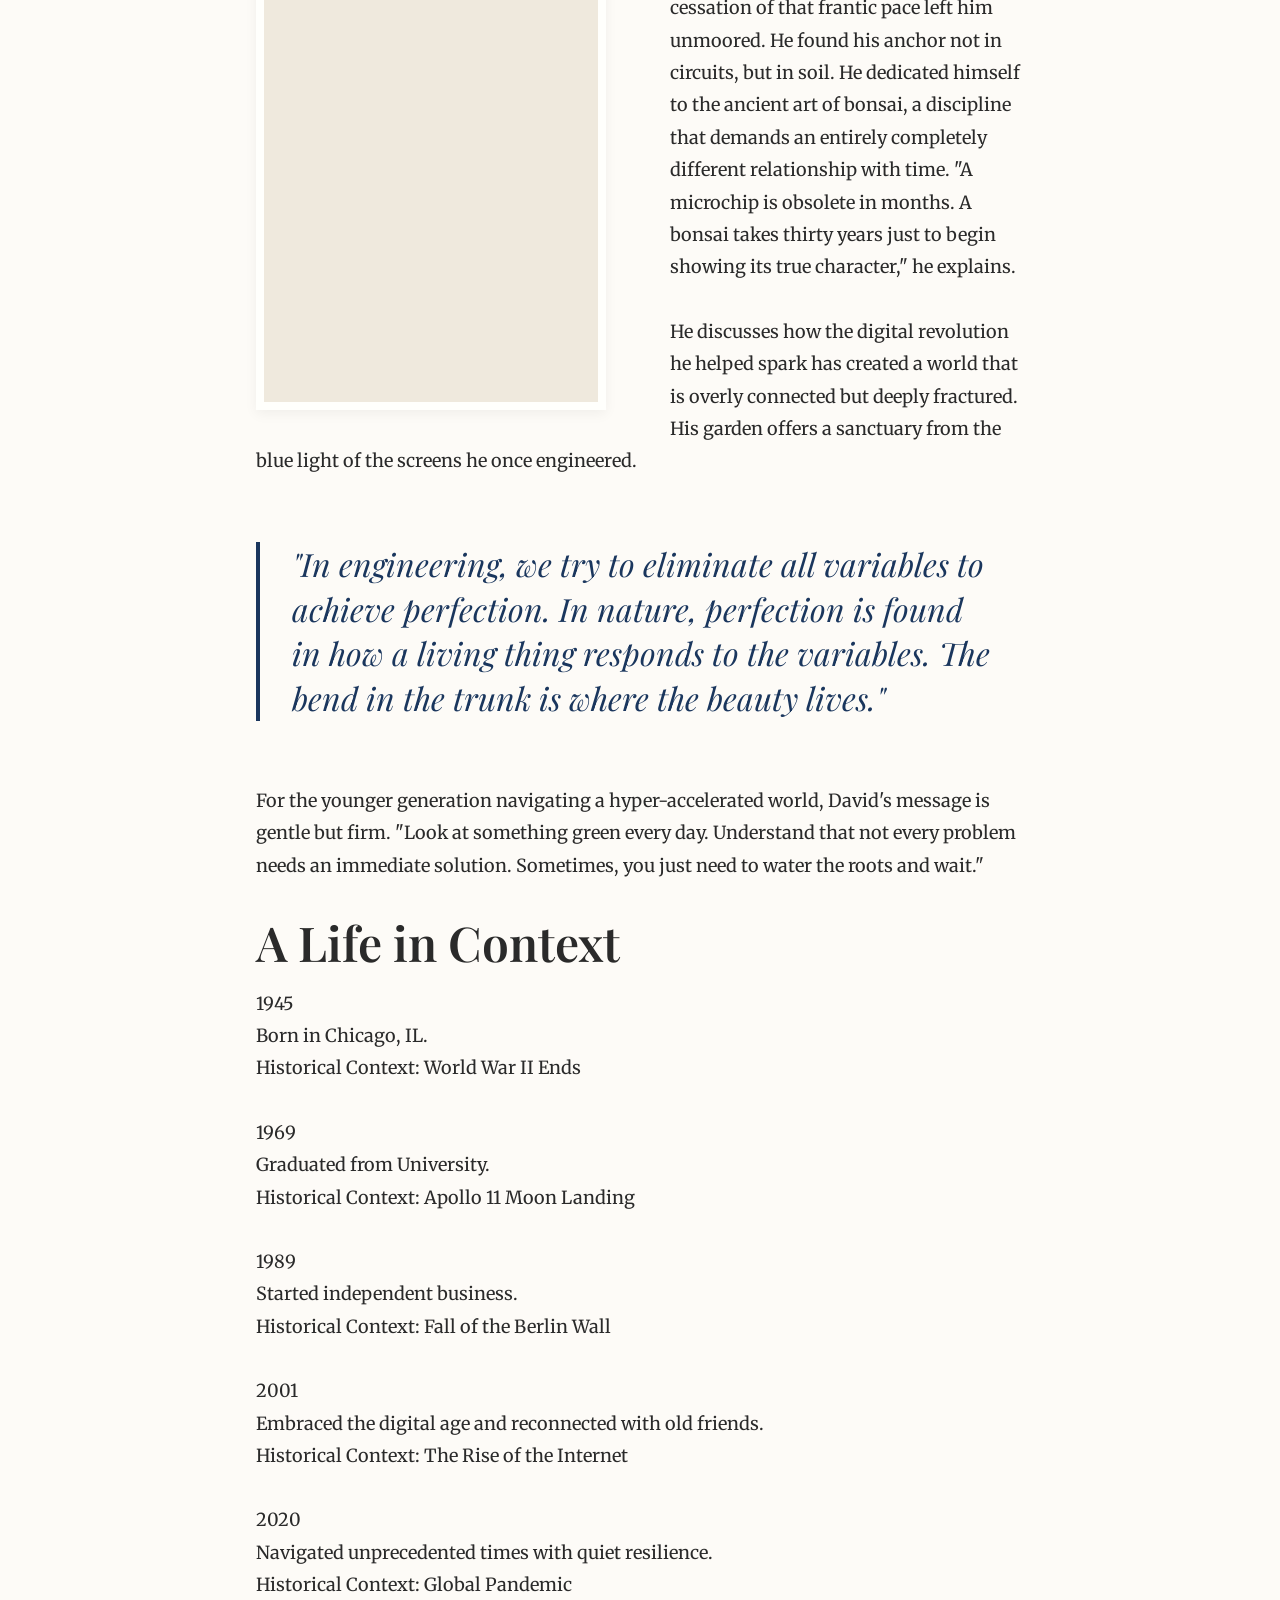
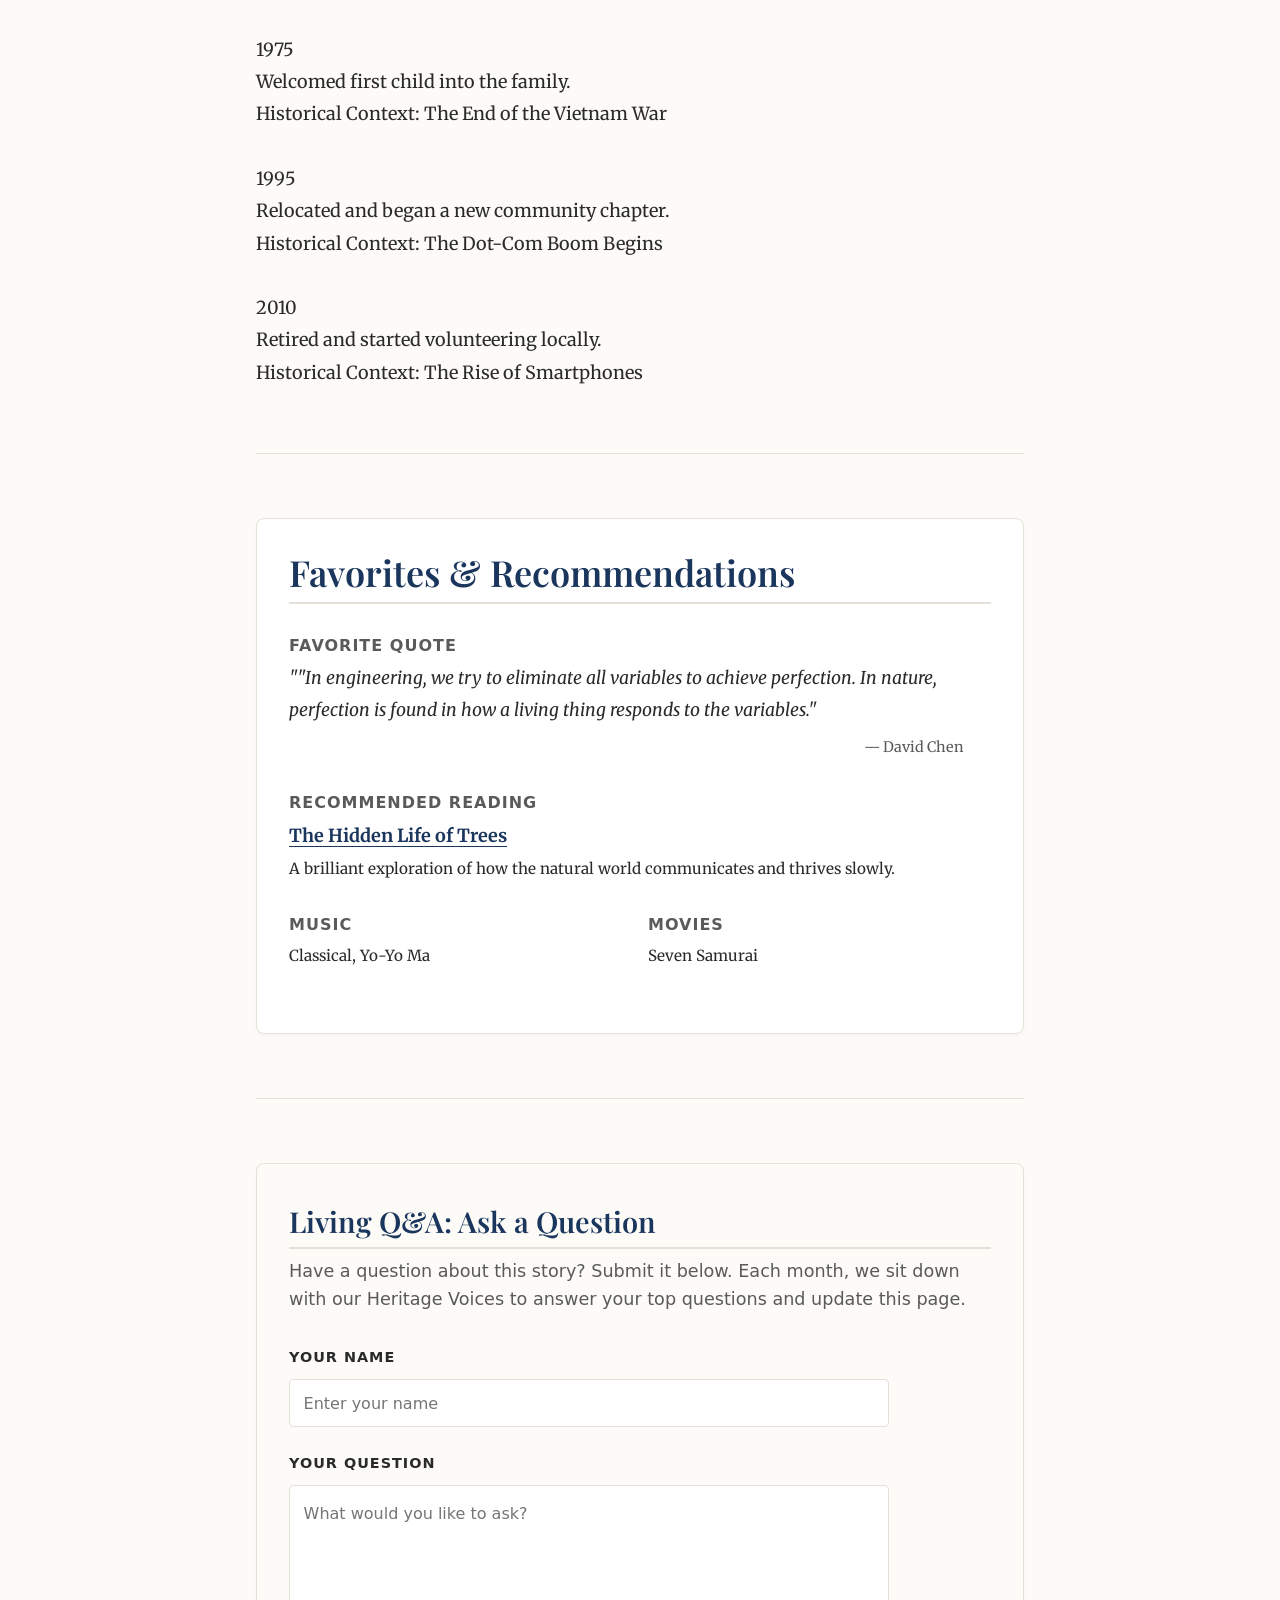
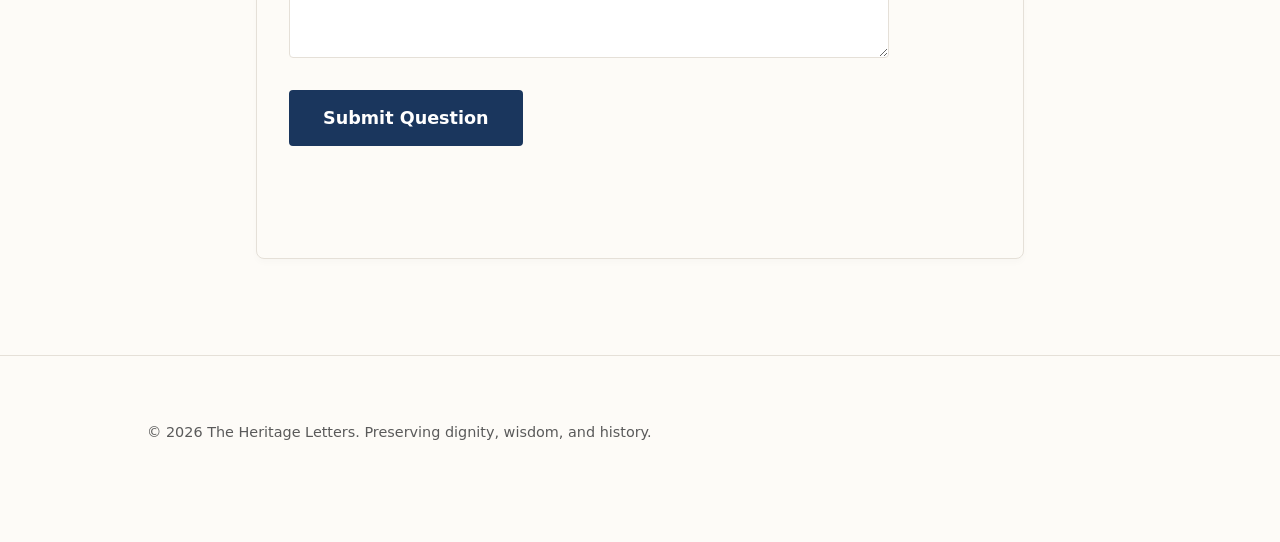
<file: story-11.html>
<!DOCTYPE html>
<html lang="en">

<head>
    <meta charset="UTF-8">
    <meta name="viewport" content="width=device-width, initial-scale=1.0">
    <title>David Chen | The Heritage Letters</title>
    <link rel="preconnect" href="https://fonts.googleapis.com">
    <link rel="preconnect" href="https://fonts.gstatic.com" crossorigin>
    <link
        href="https://fonts.googleapis.com/css2?family=Merriweather:ital,wght@0,300;0,400;0,700;1,400&family=Playfair+Display:ital,wght@0,400;0,600;0,700;1,400&display=swap"
        rel="stylesheet">
    <link rel="stylesheet" href="styles.css">
    <style>
        .article-hero-image {
            width: 100%;
            height: 60vh;
            min-height: 400px;
            background-color: #BAC0C5;
            display: flex;
            align-items: center;
            justify-content: center;
            color: #888;
            font-family: var(--font-ui);
            font-size: 1.2rem;
            margin-bottom: var(--spacing-xl);
        }

        .side-image {
            float: left;
            width: 350px;
            height: 450px;
            margin: 0 var(--spacing-lg) var(--spacing-sm) 0;
            background-color: #DDE0E2;
            display: flex;
            align-items: center;
            justify-content: center;
            color: #888;
            font-family: var(--font-ui);
            font-size: 1rem;
            border: 8px solid var(--color-white);
            box-shadow: 0 4px 12px rgba(0, 0, 0, 0.05);
        }

        .drop-cap:first-letter {
            float: left;
            font-family: var(--font-heading);
            font-size: 5rem;
            line-height: 0.8;
            padding-top: 4px;
            padding-right: 8px;
            padding-left: 3px;
            color: var(--color-accent);
        }

        @media (max-width: 768px) {
            .side-image {
                float: none;
                width: 100%;
                height: 350px;
                margin: var(--spacing-md) 0;
            }

            .article-hero-image {
                height: 40vh;
                min-height: 300px;
            }
        }
    </style>
</head>

<body>

    <header class="site-header" style="border-bottom: none; background: transparent; position: absolute; width: 100%;">
        <div class="container nav-container">
            <a href="index.html" class="logo" style="color: var(--color-text);">The Heritage Letters</a>
            <nav class="site-nav">
                <ul>
                    <li><a href="index.html">Home</a></li>
                    <li><a href="submit.html">Tell Your Story</a></li>
                </ul>
            </nav>
        </div>
    </header>

    <div class="article-hero-image" style="background-image: url('https://picsum.photos/seed/david_present/1920/1080'); background-size: cover; background-position: center; color: transparent;">
        david Present Day
    </div>

    <main class="container container-narrow">
        <article class="article-content">

            <header class="article-header">
                <span class="article-meta-large">Born 1941 • Taipei, TW | Current: San Jose, CA</span>
                <h1>David Chen</h1>
                <p class="article-intro">
                    From building the first microchips in Silicon Valley to cultivating bonsai trees in his garden. David shares his view on patience, the relentless march of technology, and finding peace in the slow growth of living things.
                </p>
            </header>

                        <div class="audio-player-container">
                <span class="audio-player-label">Listen to this story narrated by the author</span>
                <audio class="custom-audio" controls>
                    <source src="#" type="audio/mpeg">
                    Your browser does not support the audio element.
                </audio>
            </div>

            <div class="content-body">
                <p class="drop-cap">
                    David Chen arrived in California in 1968 with two suitcases and a degree in electrical engineering. He spent the next three decades in the sterile environment of semiconductor cleanrooms, helping to forge the silicon foundation of the modern digital age. The pace of innovation was blistering, defined by Moore's Law and a relentless drive toward the future. 
                </p>

                <p>
                    "We were building the brains of the new world," David reflects, his hands resting on a beautifully gnarled juniper bonsai. "Everything was about speed, miniaturization, and obsolescence. What is cutting edge today is garbage in five years."
                </p>

                <div class="side-image" style="background-image: url('https://picsum.photos/seed/david_youth/400/600'); background-size: cover; background-position: center; color: transparent; filter: grayscale(1) sepia(0.2);">
                    David Youth
                </div>

                <p>
                    When David retired, the sudden cessation of that frantic pace left him unmoored. He found his anchor not in circuits, but in soil. He dedicated himself to the ancient art of bonsai, a discipline that demands an entirely completely different relationship with time. "A microchip is obsolete in months. A bonsai takes thirty years just to begin showing its true character," he explains.
                </p>

                <p>
                    He discusses how the digital revolution he helped spark has created a world that is overly connected but deeply fractured. His garden offers a sanctuary from the blue light of the screens he once engineered. 
                </p>

                <blockquote>
                    "In engineering, we try to eliminate all variables to achieve perfection. In nature, perfection is found in how a living thing responds to the variables. The bend in the trunk is where the beauty lives."
                </blockquote>

                <p>
                    For the younger generation navigating a hyper-accelerated world, David's message is gentle but firm. "Look at something green every day. Understand that not every problem needs an immediate solution. Sometimes, you just need to water the roots and wait."
                </p>
            </div>

        
                        <!-- Interactive Timeline Section -->
            <section class="timeline-section">
                <h2 class="timeline-title">A Life in Context</h2>
                <div class="timeline">
                    <!-- Node 1 -->
                    <div class="timeline-item left">
                        <div class="timeline-content">
                            <div class="timeline-year">1945</div>
                            <div class="timeline-personal">Born in Chicago, IL.</div>
                            <p class="timeline-world">Historical Context: World War II Ends</p>
                        </div>
                    </div>
                    <!-- Node 2 -->
                    <div class="timeline-item right">
                        <div class="timeline-content">
                            <div class="timeline-year">1969</div>
                            <div class="timeline-personal">Graduated from University.</div>
                            <p class="timeline-world">Historical Context: Apollo 11 Moon Landing</p>
                        </div>
                    </div>
                    <!-- Node 3 -->
                    <div class="timeline-item left">
                        <div class="timeline-content">
                            <div class="timeline-year">1989</div>
                            <div class="timeline-personal">Started independent business.</div>
                            <p class="timeline-world">Historical Context: Fall of the Berlin Wall</p>
                        </div>
                    </div>
                    <!-- Node 4 -->
                    <div class="timeline-item right">
                        <div class="timeline-content">
                            <div class="timeline-year">2001</div>
                            <div class="timeline-personal">Embraced the digital age and reconnected with old friends.</div>
                            <p class="timeline-world">Historical Context: The Rise of the Internet</p>
                        </div>
                    </div>
                    <!-- Node 5 -->
                    <div class="timeline-item left">
                        <div class="timeline-content">
                            <div class="timeline-year">2020</div>
                            <div class="timeline-personal">Navigated unprecedented times with quiet resilience.</div>
                            <p class="timeline-world">Historical Context: Global Pandemic</p>
                        </div>
                    </div>
                    <!-- Node 6 -->
                    <div class="timeline-item right">
                        <div class="timeline-content">
                            <div class="timeline-year">1975</div>
                            <div class="timeline-personal">Welcomed first child into the family.</div>
                            <p class="timeline-world">Historical Context: The End of the Vietnam War</p>
                        </div>
                    </div>
                    <!-- Node 7 -->
                    <div class="timeline-item left">
                        <div class="timeline-content">
                            <div class="timeline-year">1995</div>
                            <div class="timeline-personal">Relocated and began a new community chapter.</div>
                            <p class="timeline-world">Historical Context: The Dot-Com Boom Begins</p>
                        </div>
                    </div>
                    <!-- Node 8 -->
                    <div class="timeline-item right">
                        <div class="timeline-content">
                            <div class="timeline-year">2010</div>
                            <div class="timeline-personal">Retired and started volunteering locally.</div>
                            <p class="timeline-world">Historical Context: The Rise of Smartphones</p>
                        </div>
                    </div>
                </div>
            </section>

            <hr style="margin: var(--spacing-lg) 0; border: 0; border-top: 1px solid var(--color-border);">
            
            <section class="favorites-section" style="background: var(--color-white); padding: var(--spacing-md); border-radius: var(--radius-md); box-shadow: 0 4px 6px rgba(0,0,0,0.02); border: 1px solid var(--color-border);">
                <h3 style="color: var(--color-accent); font-family: var(--font-heading); margin-bottom: var(--spacing-md); border-bottom: 2px solid var(--color-border); padding-bottom: 0.5rem;">Favorites & Recommendations</h3>
                
                <div style="margin-bottom: 1.5rem;">
                    <h4 style="font-family: var(--font-ui); font-size: 1rem; color: var(--color-text-light); text-transform: uppercase; letter-spacing: 1px; margin-bottom: 0.5rem;">Favorite Quote</h4>
                    <p style="font-style: italic; font-size: 1.1rem; margin-bottom: 0;">""In engineering, we try to eliminate all variables to achieve perfection. In nature, perfection is found in how a living thing responds to the variables."</p>
                    <p style="text-align: right; font-size: 0.9rem; color: var(--color-text-light); margin-top: 0.5rem;">— David Chen</p>
                </div>

                <div style="margin-bottom: 1.5rem;">
                    <h4 style="font-family: var(--font-ui); font-size: 1rem; color: var(--color-text-light); text-transform: uppercase; letter-spacing: 1px; margin-bottom: 0.5rem;">Recommended Reading</h4>
                    <p style="font-weight: bold; margin-bottom: 0.2rem;"><a href="https://www.amazon.com/s?k=The Hidden Life of Trees&tag=YOUR_AFFILIATE_TAG" target="_blank" rel="noopener noreferrer">The Hidden Life of Trees</a></p>
                    <p style="font-size: 0.95rem;">A brilliant exploration of how the natural world communicates and thrives slowly.</p>
                </div>

                <div style="display: grid; grid-template-columns: 1fr 1fr; gap: 1rem;">
                    <div>
                        <h4 style="font-family: var(--font-ui); font-size: 1rem; color: var(--color-text-light); text-transform: uppercase; letter-spacing: 1px; margin-bottom: 0.5rem;">Music</h4>
                        <p style="font-size: 0.95rem;">Classical, Yo-Yo Ma</p>
                    </div>
                    <div>
                        <h4 style="font-family: var(--font-ui); font-size: 1rem; color: var(--color-text-light); text-transform: uppercase; letter-spacing: 1px; margin-bottom: 0.5rem;">Movies</h4>
                        <p style="font-size: 0.95rem;">Seven Samurai</p>
                    </div>
                </div>
            </section>
        
        
            <hr style="margin: var(--spacing-lg) 0; border: 0; border-top: 1px solid var(--color-border);">
            
            <!-- Living Q&A Section -->
            <section class="living-qa-section" style="background-color: #FDFBF7; padding: 2.5rem 2rem; border-radius: var(--radius-md); box-shadow: 0 4px 6px rgba(0,0,0,0.02); border: 1px solid var(--color-border); margin-bottom: 3rem;">
                <h3 style="color: var(--color-accent); font-family: var(--font-heading); margin-bottom: 0.5rem; font-size: 1.8rem; border-bottom: 2px solid var(--color-border); padding-bottom: 0.5rem;">Living Q&A: Ask a Question</h3>
                <p style="font-family: var(--font-ui); color: var(--color-text-light); margin-bottom: 2rem; line-height: 1.6; font-size: 1.1rem;">
                    Have a question about this story? Submit it below. Each month, we sit down with our Heritage Voices to answer your top questions and update this page.
                </p>
                <form id="qa-form" class="qa-form" style="display: flex; flex-direction: column; gap: 1.5rem; max-width: 600px;">
                    <div style="display: flex; flex-direction: column; gap: 0.5rem;">
                        <label for="qa-name" style="font-family: var(--font-ui); font-weight: 600; color: var(--color-text); text-transform: uppercase; letter-spacing: 1px; font-size: 0.9rem;">Your Name</label>
                        <input type="text" id="qa-name" name="qa-name" class="form-control" placeholder="Enter your name" required style="padding: 0.85rem; border: 1px solid var(--color-border); border-radius: 4px; font-family: var(--font-ui); font-size: 1rem;">
                    </div>
                    <div style="display: flex; flex-direction: column; gap: 0.5rem;">
                        <label for="qa-question" style="font-family: var(--font-ui); font-weight: 600; color: var(--color-text); text-transform: uppercase; letter-spacing: 1px; font-size: 0.9rem;">Your Question</label>
                        <textarea id="qa-question" name="qa-question" class="form-control" rows="5" placeholder="What would you like to ask?" required style="padding: 0.85rem; border: 1px solid var(--color-border); border-radius: 4px; font-family: var(--font-ui); font-size: 1rem; resize: vertical;"></textarea>
                    </div>
                    <button type="submit" id="qa-submit-btn" class="btn btn-primary" style="align-self: flex-start; margin-top: 0.5rem;">Submit Question</button>
                    <p id="qa-form-msg" style="margin-top: 1rem; font-size: 0.95rem; font-weight: bold;"></p>
                </form>
            </section>

        
            <script>
                document.getElementById('qa-form').addEventListener('submit', function (e) {
                    e.preventDefault();
                    
                    const submitBtn = document.getElementById('qa-submit-btn');
                    const msgElement = document.getElementById('qa-form-msg');
                    const nameInput = document.getElementById('qa-name');
                    const questionInput = document.getElementById('qa-question');
                    
                    submitBtn.textContent = 'Submitting...';
                    submitBtn.disabled = true;
                    msgElement.textContent = '';
                    msgElement.style.color = 'inherit';
                    
                    const formData = new FormData();
                    formData.append('name', nameInput.value.trim());
                    formData.append('question', questionInput.value.trim());
                    formData.append('type', 'living_qa_submission');
                    
                    const scriptURL = 'https://script.google.com/macros/s/AKfycby5-_C4QYbOe_HwGAKn1ZT8Nbpb5aBnQ7oYW80xYNcAp_mFj2mKf1CGSLtyHsjDk9fwOg/exec';
                    
                    fetch(scriptURL, { method: 'POST', body: formData })
                        .then(response => {
                            msgElement.style.color = '#1B2A47';
                            msgElement.textContent = 'Thank you! Your question has been submitted to our editors.';
                            nameInput.value = '';
                            questionInput.value = '';
                            submitBtn.textContent = 'Submit Question';
                            submitBtn.disabled = false;
                        })
                        .catch(error => {
                            console.error('Error!', error.message);
                            msgElement.style.color = 'red';
                            msgElement.textContent = 'There was an error. Please try again.';
                            submitBtn.textContent = 'Submit Question';
                            submitBtn.disabled = false;
                        });
                });
            </script>
        </article>
    </main>

    <footer class="site-footer" style="margin-top: var(--spacing-xl); border-top: 1px solid var(--color-border);">
        <div class="container">
            <p>&copy; 2026 The Heritage Letters. Preserving dignity, wisdom, and history.</p>
        </div>
    </footer>

</body>

</html>
</file>
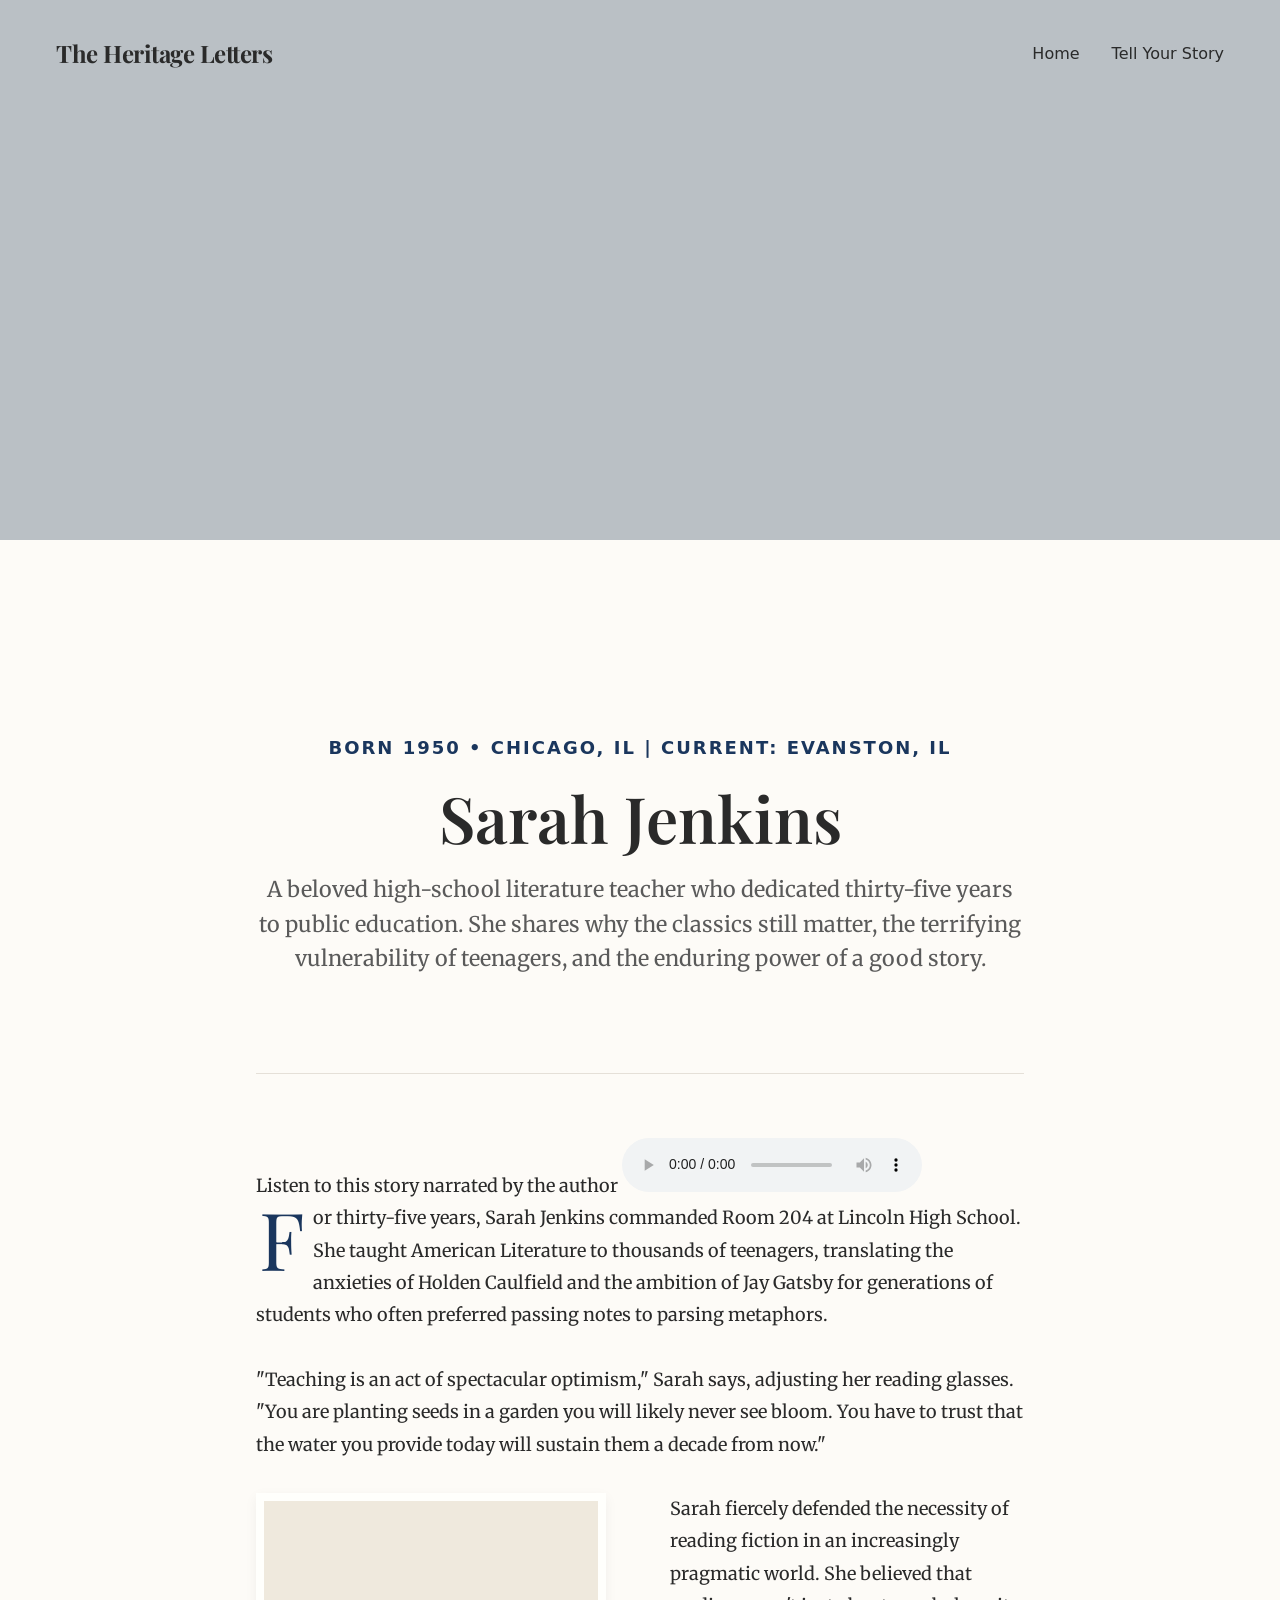
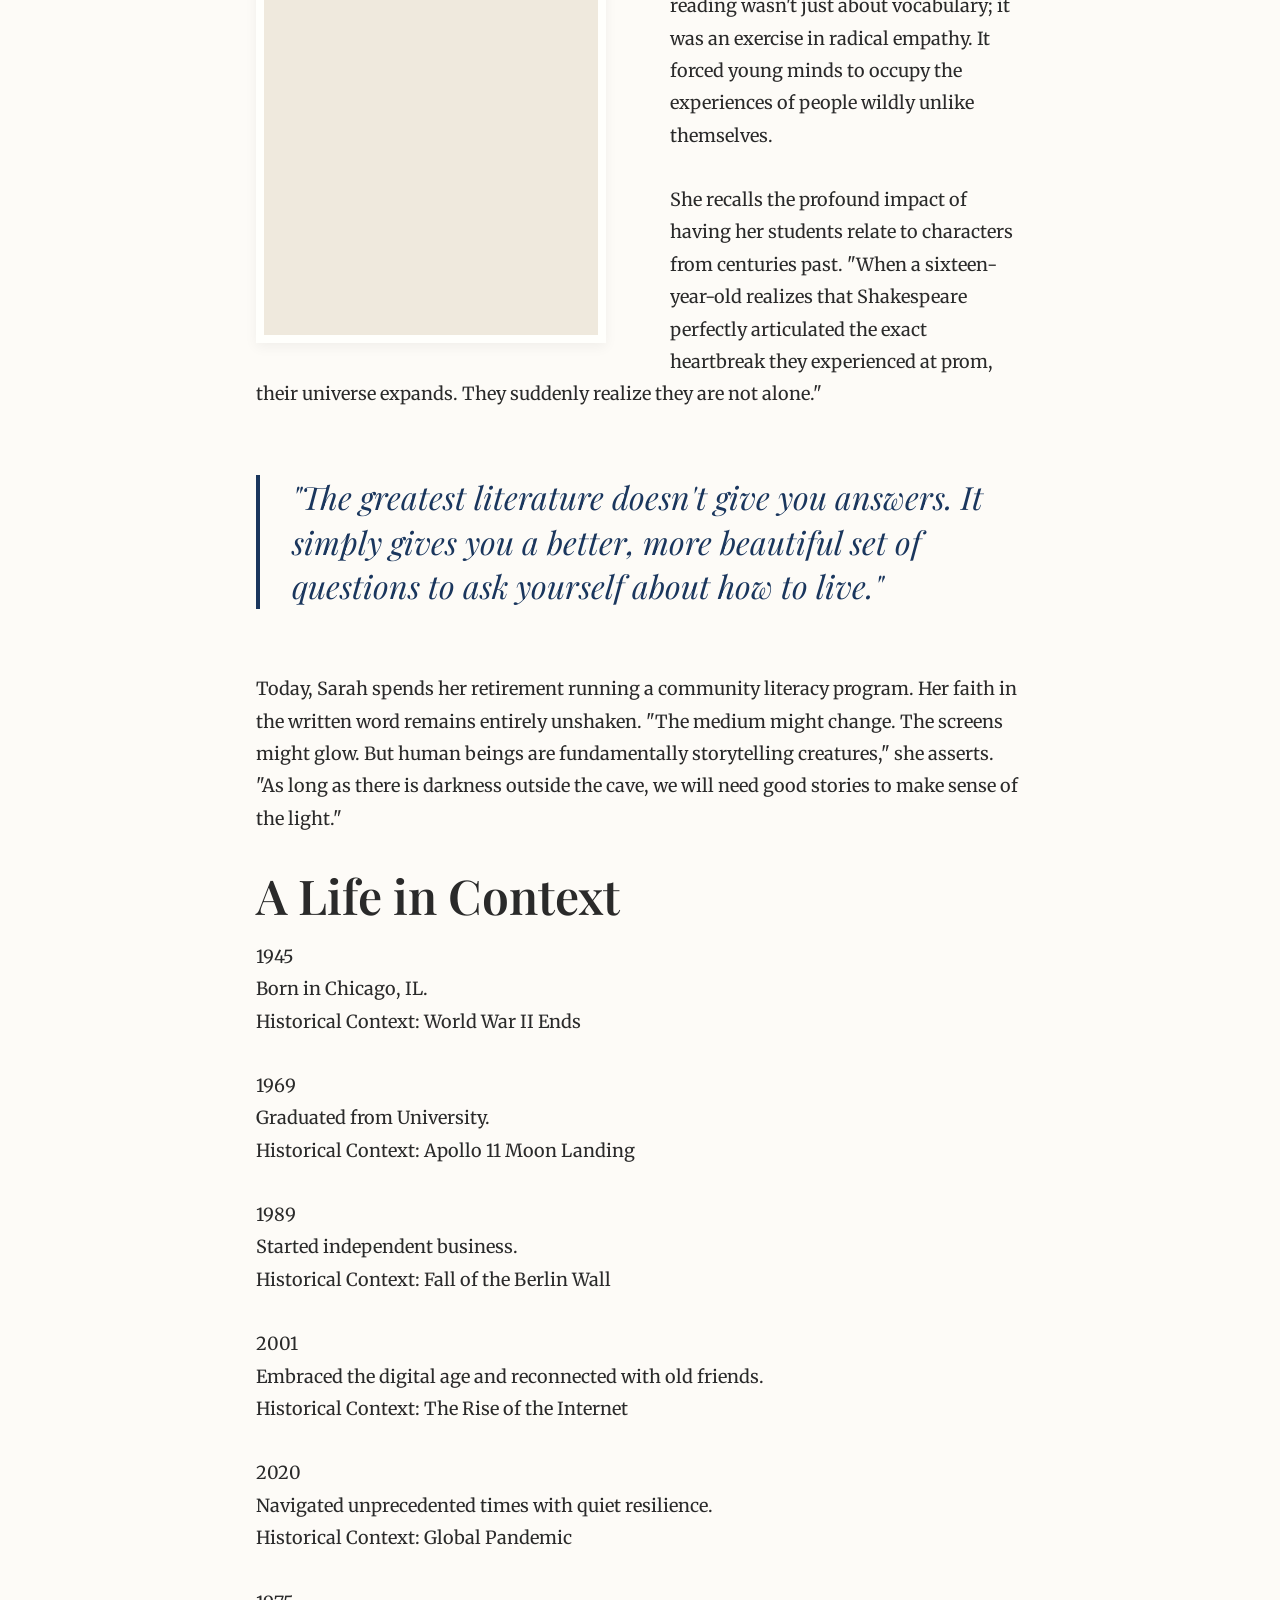
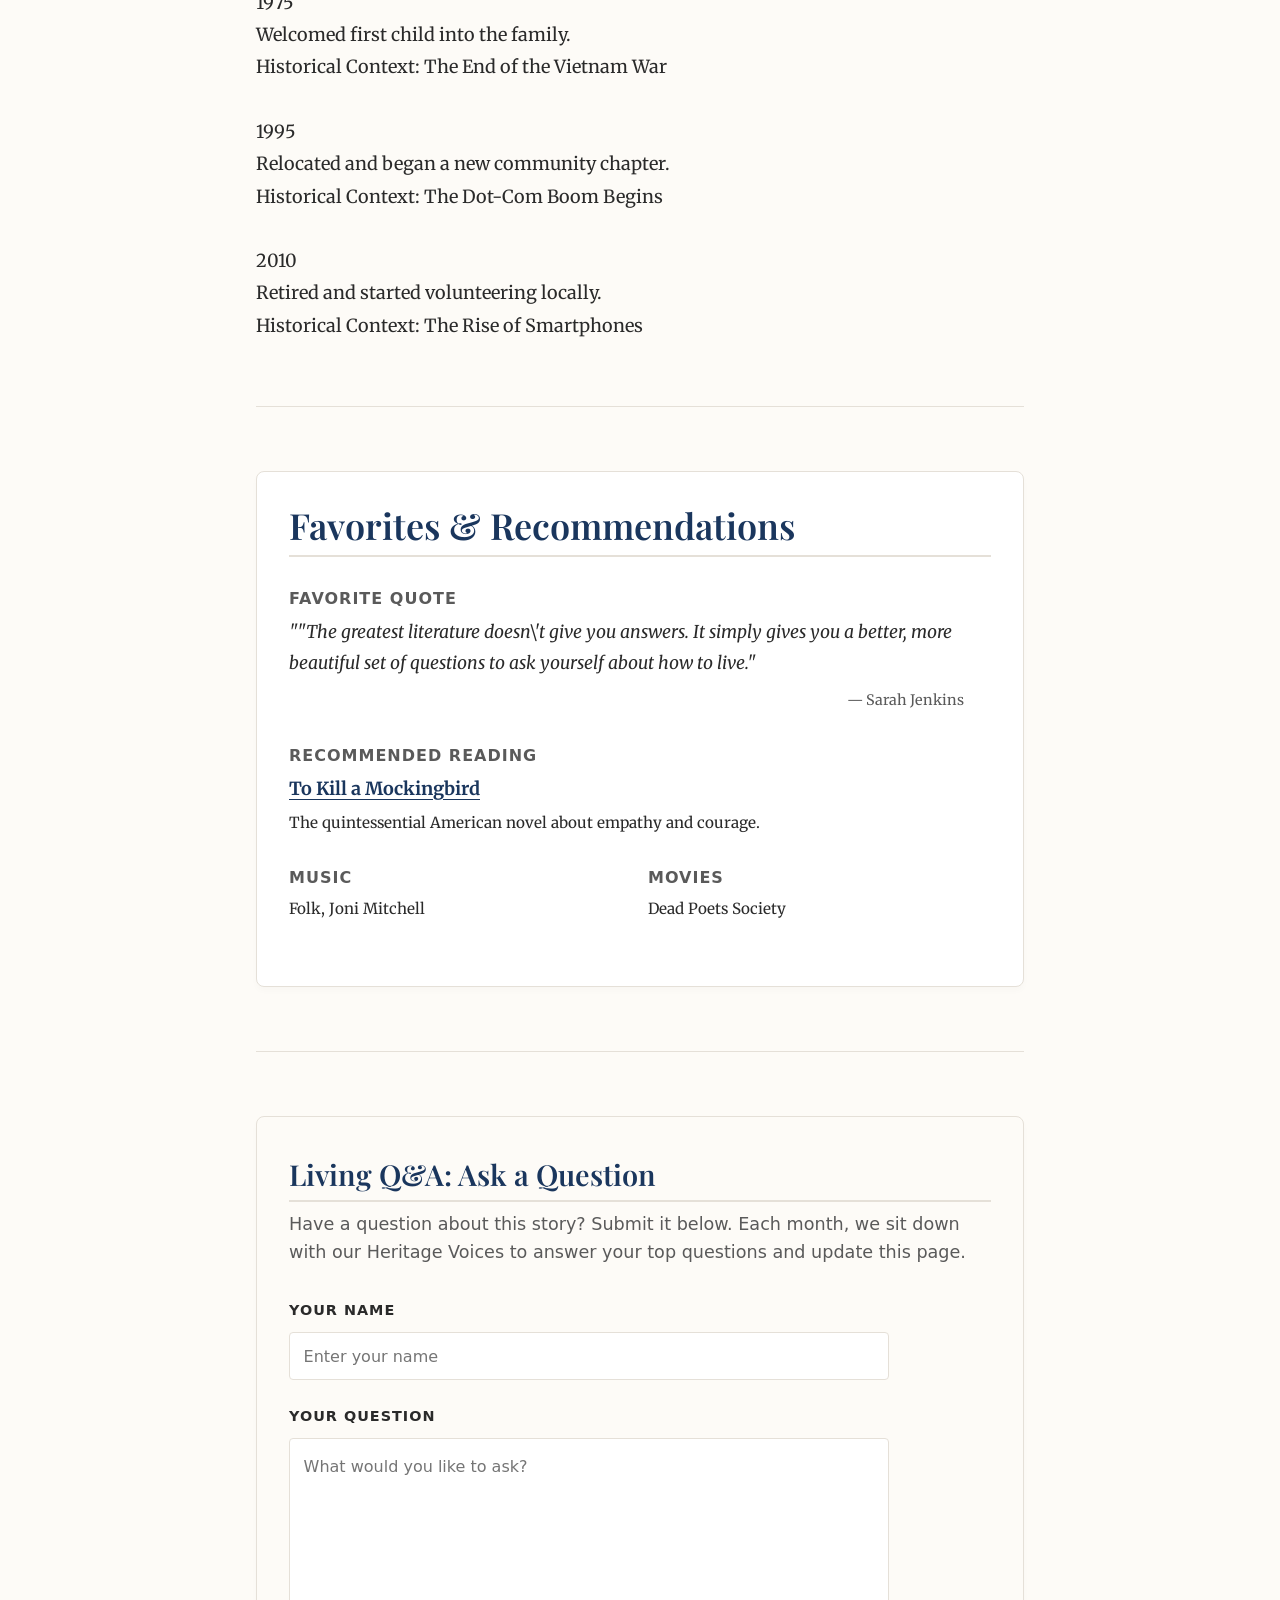
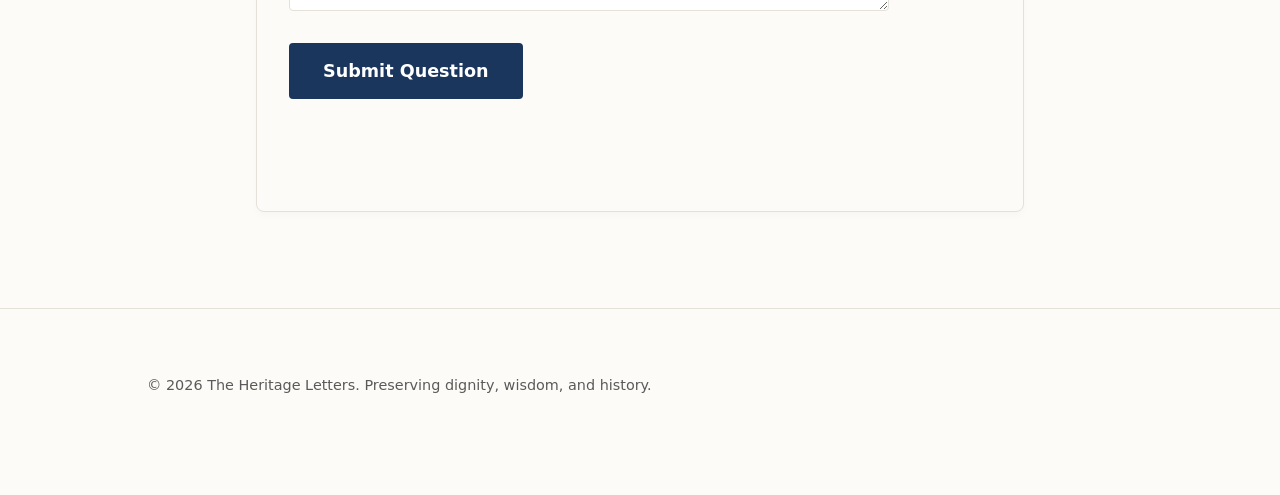
<file: story-12.html>
<!DOCTYPE html>
<html lang="en">

<head>
    <meta charset="UTF-8">
    <meta name="viewport" content="width=device-width, initial-scale=1.0">
    <title>Sarah Jenkins | The Heritage Letters</title>
    <link rel="preconnect" href="https://fonts.googleapis.com">
    <link rel="preconnect" href="https://fonts.gstatic.com" crossorigin>
    <link
        href="https://fonts.googleapis.com/css2?family=Merriweather:ital,wght@0,300;0,400;0,700;1,400&family=Playfair+Display:ital,wght@0,400;0,600;0,700;1,400&display=swap"
        rel="stylesheet">
    <link rel="stylesheet" href="styles.css">
    <style>
        .article-hero-image {
            width: 100%;
            height: 60vh;
            min-height: 400px;
            background-color: #BAC0C5;
            display: flex;
            align-items: center;
            justify-content: center;
            color: #888;
            font-family: var(--font-ui);
            font-size: 1.2rem;
            margin-bottom: var(--spacing-xl);
        }

        .side-image {
            float: left;
            width: 350px;
            height: 450px;
            margin: 0 var(--spacing-lg) var(--spacing-sm) 0;
            background-color: #DDE0E2;
            display: flex;
            align-items: center;
            justify-content: center;
            color: #888;
            font-family: var(--font-ui);
            font-size: 1rem;
            border: 8px solid var(--color-white);
            box-shadow: 0 4px 12px rgba(0, 0, 0, 0.05);
        }

        .drop-cap:first-letter {
            float: left;
            font-family: var(--font-heading);
            font-size: 5rem;
            line-height: 0.8;
            padding-top: 4px;
            padding-right: 8px;
            padding-left: 3px;
            color: var(--color-accent);
        }

        @media (max-width: 768px) {
            .side-image {
                float: none;
                width: 100%;
                height: 350px;
                margin: var(--spacing-md) 0;
            }

            .article-hero-image {
                height: 40vh;
                min-height: 300px;
            }
        }
    </style>
</head>

<body>

    <header class="site-header" style="border-bottom: none; background: transparent; position: absolute; width: 100%;">
        <div class="container nav-container">
            <a href="index.html" class="logo" style="color: var(--color-text);">The Heritage Letters</a>
            <nav class="site-nav">
                <ul>
                    <li><a href="index.html">Home</a></li>
                    <li><a href="submit.html">Tell Your Story</a></li>
                </ul>
            </nav>
        </div>
    </header>

    <div class="article-hero-image" style="background-image: url('https://picsum.photos/seed/sarah_present/1920/1080'); background-size: cover; background-position: center; color: transparent;">
        sarah Present Day
    </div>

    <main class="container container-narrow">
        <article class="article-content">

            <header class="article-header">
                <span class="article-meta-large">Born 1950 • Chicago, IL | Current: Evanston, IL</span>
                <h1>Sarah Jenkins</h1>
                <p class="article-intro">
                    A beloved high-school literature teacher who dedicated thirty-five years to public education. She shares why the classics still matter, the terrifying vulnerability of teenagers, and the enduring power of a good story.
                </p>
            </header>

                        <div class="audio-player-container">
                <span class="audio-player-label">Listen to this story narrated by the author</span>
                <audio class="custom-audio" controls>
                    <source src="#" type="audio/mpeg">
                    Your browser does not support the audio element.
                </audio>
            </div>

            <div class="content-body">
                <p class="drop-cap">
                    For thirty-five years, Sarah Jenkins commanded Room 204 at Lincoln High School. She taught American Literature to thousands of teenagers, translating the anxieties of Holden Caulfield and the ambition of Jay Gatsby for generations of students who often preferred passing notes to parsing metaphors.
                </p>

                <p>
                    "Teaching is an act of spectacular optimism," Sarah says, adjusting her reading glasses. "You are planting seeds in a garden you will likely never see bloom. You have to trust that the water you provide today will sustain them a decade from now."
                </p>

                <div class="side-image" style="background-image: url('https://picsum.photos/seed/sarah_youth/400/600'); background-size: cover; background-position: center; color: transparent; filter: grayscale(1) sepia(0.2);">
                    Sarah Youth
                </div>

                <p>
                    Sarah fiercely defended the necessity of reading fiction in an increasingly pragmatic world. She believed that reading wasn't just about vocabulary; it was an exercise in radical empathy. It forced young minds to occupy the experiences of people wildly unlike themselves.
                </p>

                <p>
                    She recalls the profound impact of having her students relate to characters from centuries past. "When a sixteen-year-old realizes that Shakespeare perfectly articulated the exact heartbreak they experienced at prom, their universe expands. They suddenly realize they are not alone."
                </p>

                <blockquote>
                    "The greatest literature doesn't give you answers. It simply gives you a better, more beautiful set of questions to ask yourself about how to live."
                </blockquote>

                <p>
                    Today, Sarah spends her retirement running a community literacy program. Her faith in the written word remains entirely unshaken. "The medium might change. The screens might glow. But human beings are fundamentally storytelling creatures," she asserts. "As long as there is darkness outside the cave, we will need good stories to make sense of the light." 
                </p>
            </div>

        
                        <!-- Interactive Timeline Section -->
            <section class="timeline-section">
                <h2 class="timeline-title">A Life in Context</h2>
                <div class="timeline">
                    <!-- Node 1 -->
                    <div class="timeline-item left">
                        <div class="timeline-content">
                            <div class="timeline-year">1945</div>
                            <div class="timeline-personal">Born in Chicago, IL.</div>
                            <p class="timeline-world">Historical Context: World War II Ends</p>
                        </div>
                    </div>
                    <!-- Node 2 -->
                    <div class="timeline-item right">
                        <div class="timeline-content">
                            <div class="timeline-year">1969</div>
                            <div class="timeline-personal">Graduated from University.</div>
                            <p class="timeline-world">Historical Context: Apollo 11 Moon Landing</p>
                        </div>
                    </div>
                    <!-- Node 3 -->
                    <div class="timeline-item left">
                        <div class="timeline-content">
                            <div class="timeline-year">1989</div>
                            <div class="timeline-personal">Started independent business.</div>
                            <p class="timeline-world">Historical Context: Fall of the Berlin Wall</p>
                        </div>
                    </div>
                    <!-- Node 4 -->
                    <div class="timeline-item right">
                        <div class="timeline-content">
                            <div class="timeline-year">2001</div>
                            <div class="timeline-personal">Embraced the digital age and reconnected with old friends.</div>
                            <p class="timeline-world">Historical Context: The Rise of the Internet</p>
                        </div>
                    </div>
                    <!-- Node 5 -->
                    <div class="timeline-item left">
                        <div class="timeline-content">
                            <div class="timeline-year">2020</div>
                            <div class="timeline-personal">Navigated unprecedented times with quiet resilience.</div>
                            <p class="timeline-world">Historical Context: Global Pandemic</p>
                        </div>
                    </div>
                    <!-- Node 6 -->
                    <div class="timeline-item right">
                        <div class="timeline-content">
                            <div class="timeline-year">1975</div>
                            <div class="timeline-personal">Welcomed first child into the family.</div>
                            <p class="timeline-world">Historical Context: The End of the Vietnam War</p>
                        </div>
                    </div>
                    <!-- Node 7 -->
                    <div class="timeline-item left">
                        <div class="timeline-content">
                            <div class="timeline-year">1995</div>
                            <div class="timeline-personal">Relocated and began a new community chapter.</div>
                            <p class="timeline-world">Historical Context: The Dot-Com Boom Begins</p>
                        </div>
                    </div>
                    <!-- Node 8 -->
                    <div class="timeline-item right">
                        <div class="timeline-content">
                            <div class="timeline-year">2010</div>
                            <div class="timeline-personal">Retired and started volunteering locally.</div>
                            <p class="timeline-world">Historical Context: The Rise of Smartphones</p>
                        </div>
                    </div>
                </div>
            </section>

            <hr style="margin: var(--spacing-lg) 0; border: 0; border-top: 1px solid var(--color-border);">
            
            <section class="favorites-section" style="background: var(--color-white); padding: var(--spacing-md); border-radius: var(--radius-md); box-shadow: 0 4px 6px rgba(0,0,0,0.02); border: 1px solid var(--color-border);">
                <h3 style="color: var(--color-accent); font-family: var(--font-heading); margin-bottom: var(--spacing-md); border-bottom: 2px solid var(--color-border); padding-bottom: 0.5rem;">Favorites & Recommendations</h3>
                
                <div style="margin-bottom: 1.5rem;">
                    <h4 style="font-family: var(--font-ui); font-size: 1rem; color: var(--color-text-light); text-transform: uppercase; letter-spacing: 1px; margin-bottom: 0.5rem;">Favorite Quote</h4>
                    <p style="font-style: italic; font-size: 1.1rem; margin-bottom: 0;">""The greatest literature doesn\'t give you answers. It simply gives you a better, more beautiful set of questions to ask yourself about how to live."</p>
                    <p style="text-align: right; font-size: 0.9rem; color: var(--color-text-light); margin-top: 0.5rem;">— Sarah Jenkins</p>
                </div>

                <div style="margin-bottom: 1.5rem;">
                    <h4 style="font-family: var(--font-ui); font-size: 1rem; color: var(--color-text-light); text-transform: uppercase; letter-spacing: 1px; margin-bottom: 0.5rem;">Recommended Reading</h4>
                    <p style="font-weight: bold; margin-bottom: 0.2rem;"><a href="https://www.amazon.com/s?k=To Kill a Mockingbird&tag=YOUR_AFFILIATE_TAG" target="_blank" rel="noopener noreferrer">To Kill a Mockingbird</a></p>
                    <p style="font-size: 0.95rem;">The quintessential American novel about empathy and courage.</p>
                </div>

                <div style="display: grid; grid-template-columns: 1fr 1fr; gap: 1rem;">
                    <div>
                        <h4 style="font-family: var(--font-ui); font-size: 1rem; color: var(--color-text-light); text-transform: uppercase; letter-spacing: 1px; margin-bottom: 0.5rem;">Music</h4>
                        <p style="font-size: 0.95rem;">Folk, Joni Mitchell</p>
                    </div>
                    <div>
                        <h4 style="font-family: var(--font-ui); font-size: 1rem; color: var(--color-text-light); text-transform: uppercase; letter-spacing: 1px; margin-bottom: 0.5rem;">Movies</h4>
                        <p style="font-size: 0.95rem;">Dead Poets Society</p>
                    </div>
                </div>
            </section>
        
        
            <hr style="margin: var(--spacing-lg) 0; border: 0; border-top: 1px solid var(--color-border);">
            
            <!-- Living Q&A Section -->
            <section class="living-qa-section" style="background-color: #FDFBF7; padding: 2.5rem 2rem; border-radius: var(--radius-md); box-shadow: 0 4px 6px rgba(0,0,0,0.02); border: 1px solid var(--color-border); margin-bottom: 3rem;">
                <h3 style="color: var(--color-accent); font-family: var(--font-heading); margin-bottom: 0.5rem; font-size: 1.8rem; border-bottom: 2px solid var(--color-border); padding-bottom: 0.5rem;">Living Q&A: Ask a Question</h3>
                <p style="font-family: var(--font-ui); color: var(--color-text-light); margin-bottom: 2rem; line-height: 1.6; font-size: 1.1rem;">
                    Have a question about this story? Submit it below. Each month, we sit down with our Heritage Voices to answer your top questions and update this page.
                </p>
                <form id="qa-form" class="qa-form" style="display: flex; flex-direction: column; gap: 1.5rem; max-width: 600px;">
                    <div style="display: flex; flex-direction: column; gap: 0.5rem;">
                        <label for="qa-name" style="font-family: var(--font-ui); font-weight: 600; color: var(--color-text); text-transform: uppercase; letter-spacing: 1px; font-size: 0.9rem;">Your Name</label>
                        <input type="text" id="qa-name" name="qa-name" class="form-control" placeholder="Enter your name" required style="padding: 0.85rem; border: 1px solid var(--color-border); border-radius: 4px; font-family: var(--font-ui); font-size: 1rem;">
                    </div>
                    <div style="display: flex; flex-direction: column; gap: 0.5rem;">
                        <label for="qa-question" style="font-family: var(--font-ui); font-weight: 600; color: var(--color-text); text-transform: uppercase; letter-spacing: 1px; font-size: 0.9rem;">Your Question</label>
                        <textarea id="qa-question" name="qa-question" class="form-control" rows="5" placeholder="What would you like to ask?" required style="padding: 0.85rem; border: 1px solid var(--color-border); border-radius: 4px; font-family: var(--font-ui); font-size: 1rem; resize: vertical;"></textarea>
                    </div>
                    <button type="submit" id="qa-submit-btn" class="btn btn-primary" style="align-self: flex-start; margin-top: 0.5rem;">Submit Question</button>
                    <p id="qa-form-msg" style="margin-top: 1rem; font-size: 0.95rem; font-weight: bold;"></p>
                </form>
            </section>

        
            <script>
                document.getElementById('qa-form').addEventListener('submit', function (e) {
                    e.preventDefault();
                    
                    const submitBtn = document.getElementById('qa-submit-btn');
                    const msgElement = document.getElementById('qa-form-msg');
                    const nameInput = document.getElementById('qa-name');
                    const questionInput = document.getElementById('qa-question');
                    
                    submitBtn.textContent = 'Submitting...';
                    submitBtn.disabled = true;
                    msgElement.textContent = '';
                    msgElement.style.color = 'inherit';
                    
                    const formData = new FormData();
                    formData.append('name', nameInput.value.trim());
                    formData.append('question', questionInput.value.trim());
                    formData.append('type', 'living_qa_submission');
                    
                    const scriptURL = 'https://script.google.com/macros/s/AKfycby5-_C4QYbOe_HwGAKn1ZT8Nbpb5aBnQ7oYW80xYNcAp_mFj2mKf1CGSLtyHsjDk9fwOg/exec';
                    
                    fetch(scriptURL, { method: 'POST', body: formData })
                        .then(response => {
                            msgElement.style.color = '#1B2A47';
                            msgElement.textContent = 'Thank you! Your question has been submitted to our editors.';
                            nameInput.value = '';
                            questionInput.value = '';
                            submitBtn.textContent = 'Submit Question';
                            submitBtn.disabled = false;
                        })
                        .catch(error => {
                            console.error('Error!', error.message);
                            msgElement.style.color = 'red';
                            msgElement.textContent = 'There was an error. Please try again.';
                            submitBtn.textContent = 'Submit Question';
                            submitBtn.disabled = false;
                        });
                });
            </script>
        </article>
    </main>

    <footer class="site-footer" style="margin-top: var(--spacing-xl); border-top: 1px solid var(--color-border);">
        <div class="container">
            <p>&copy; 2026 The Heritage Letters. Preserving dignity, wisdom, and history.</p>
        </div>
    </footer>

</body>

</html>
</file>
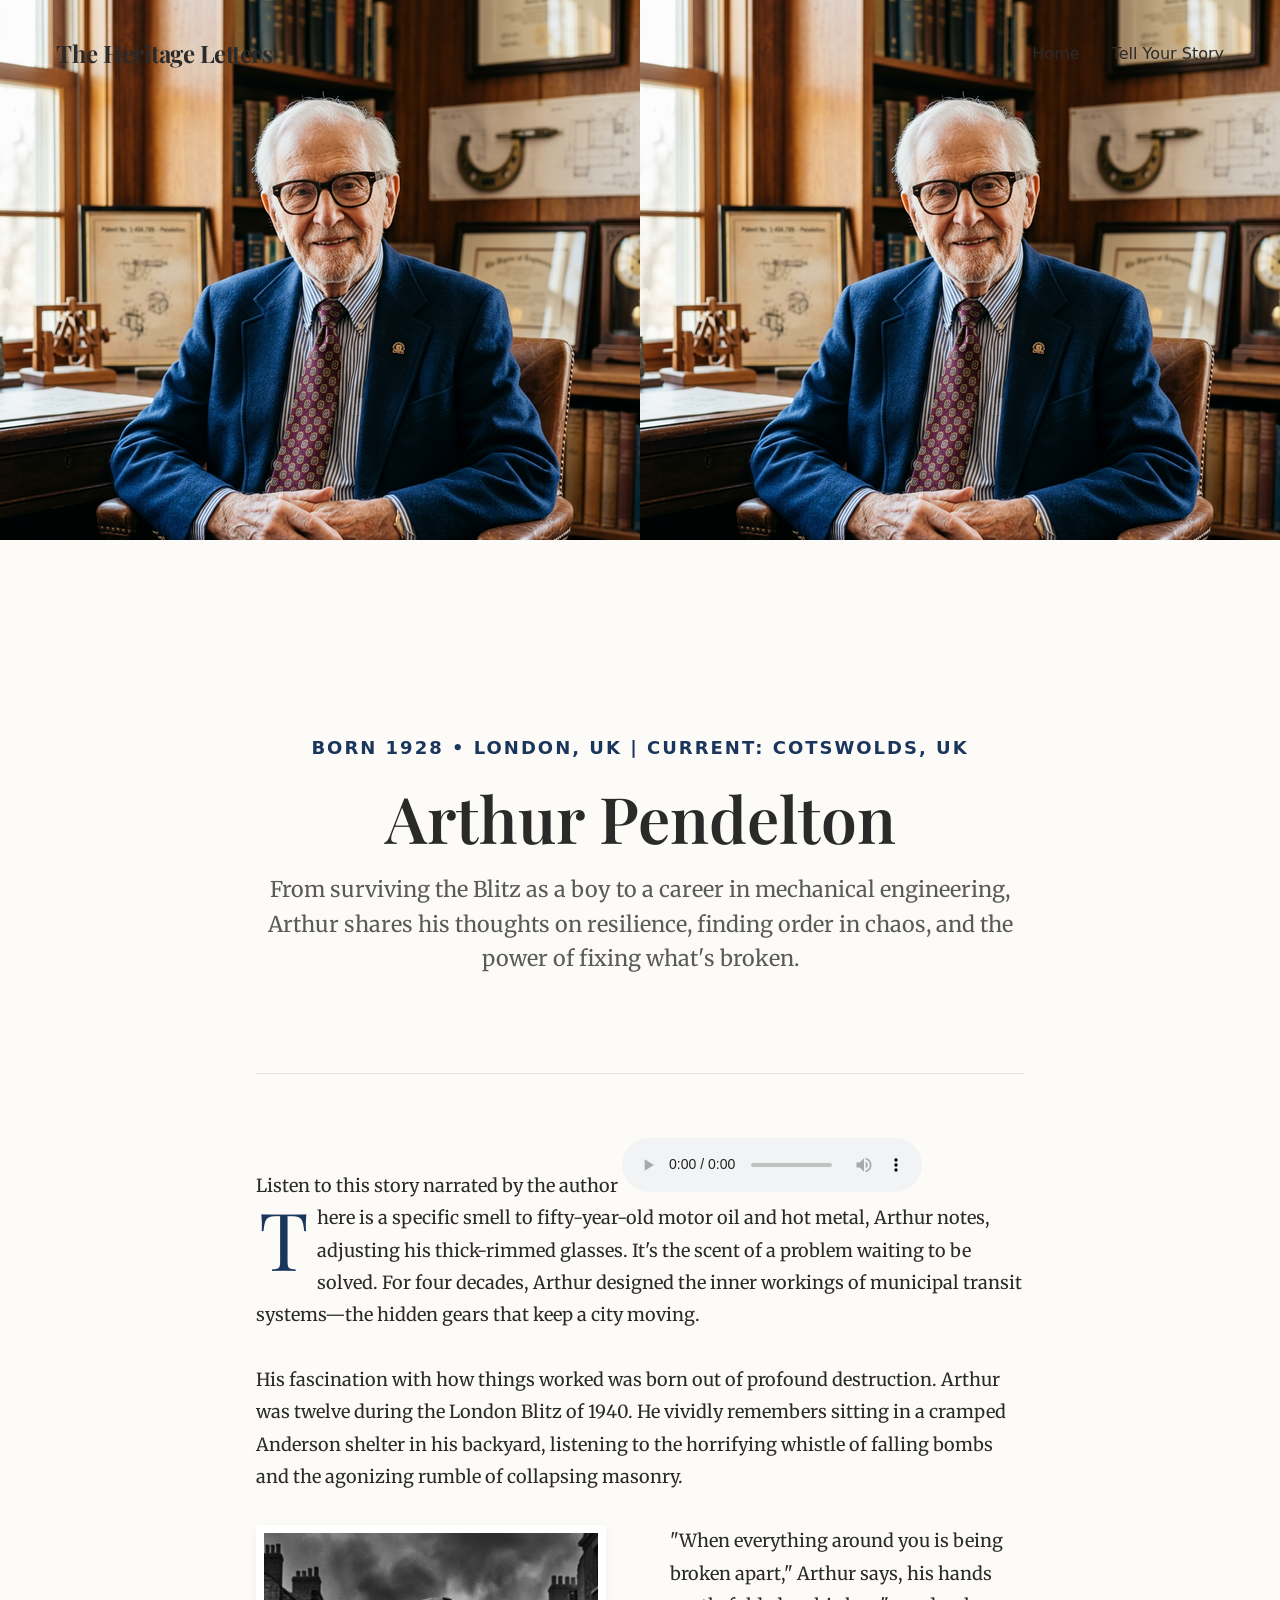
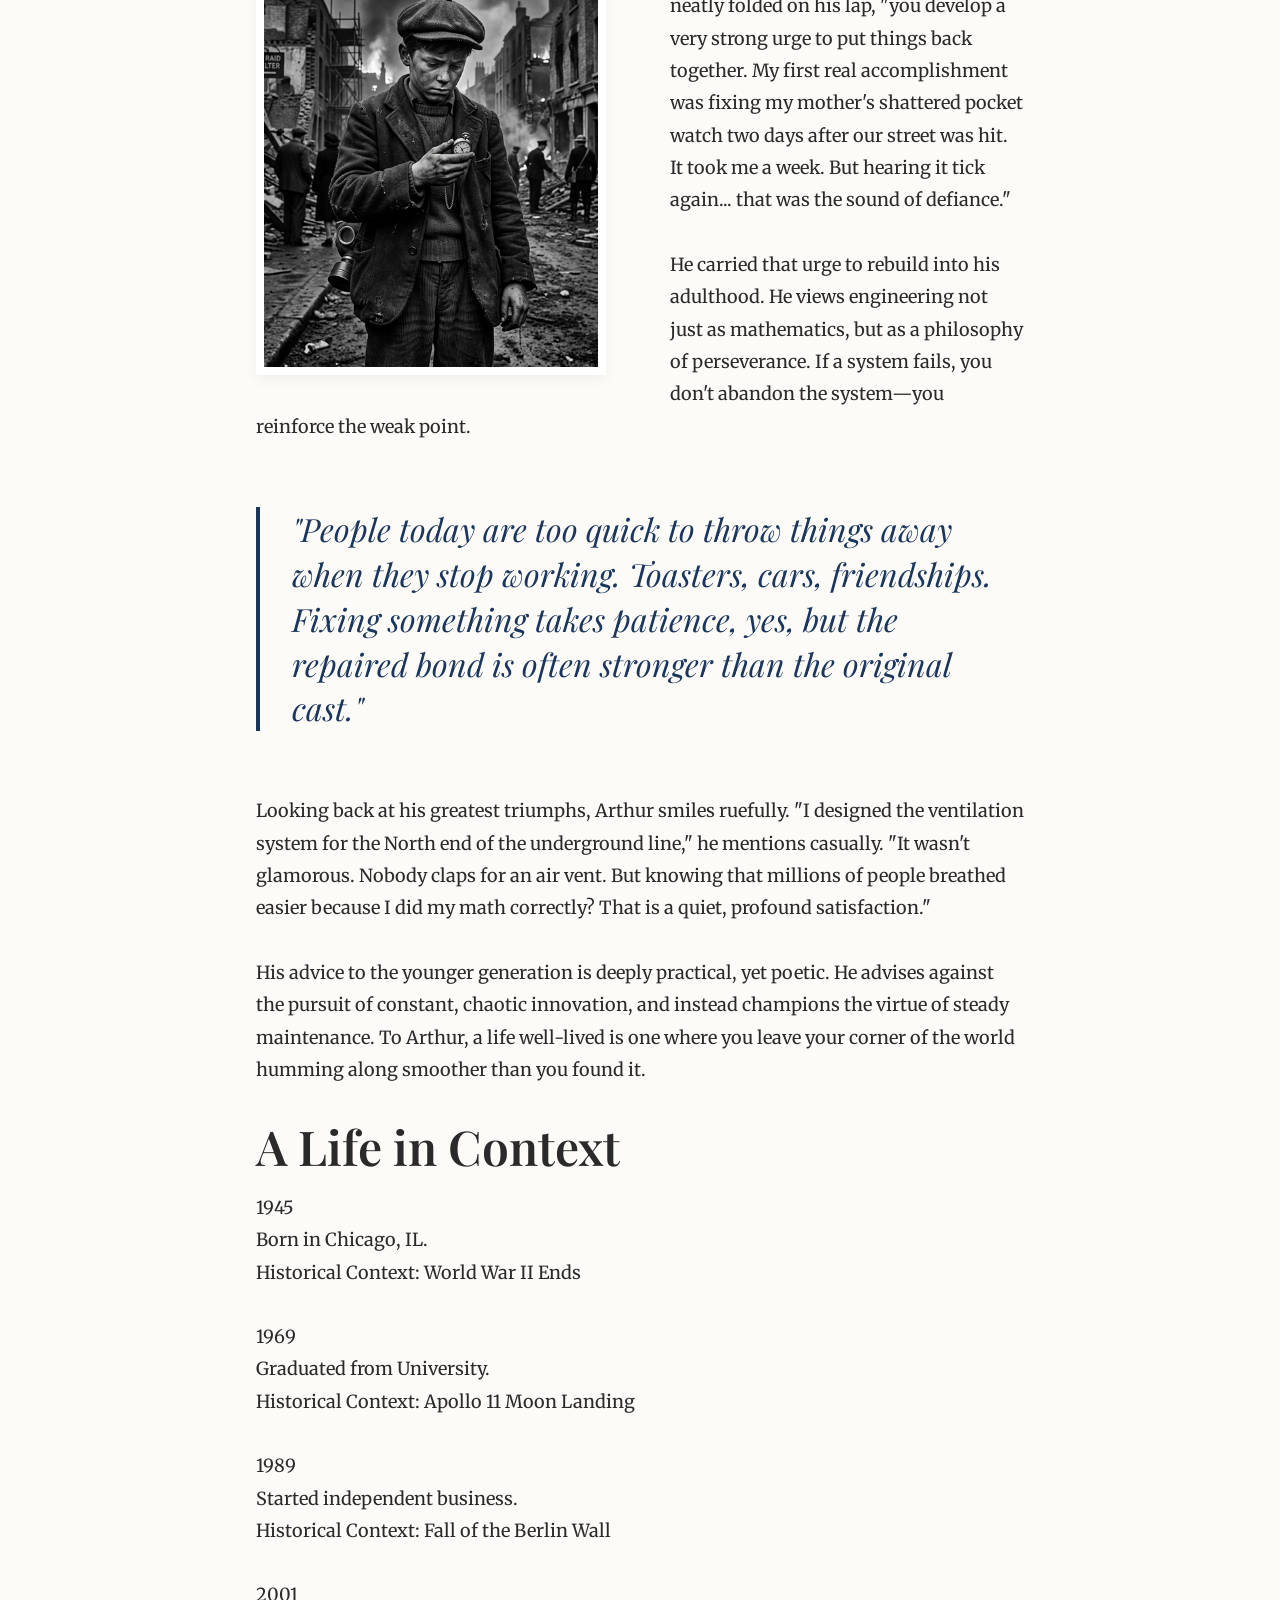
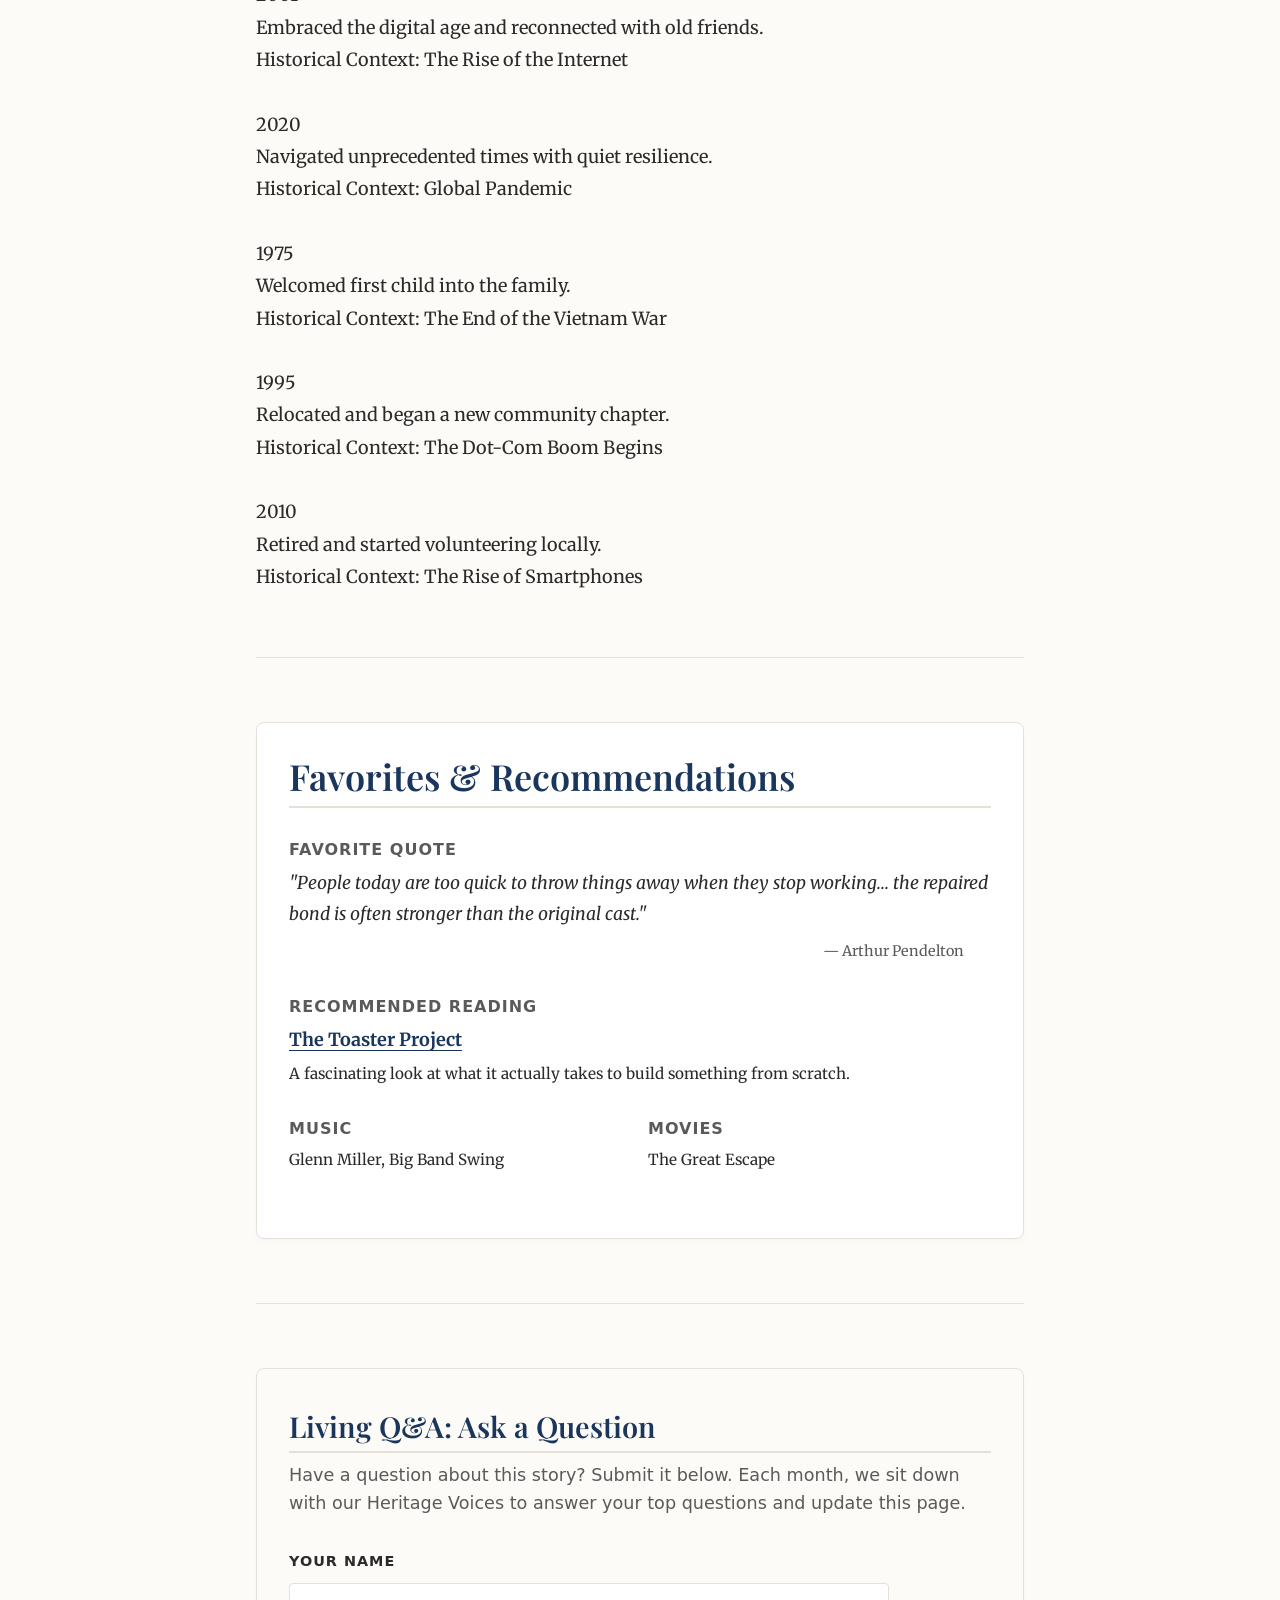
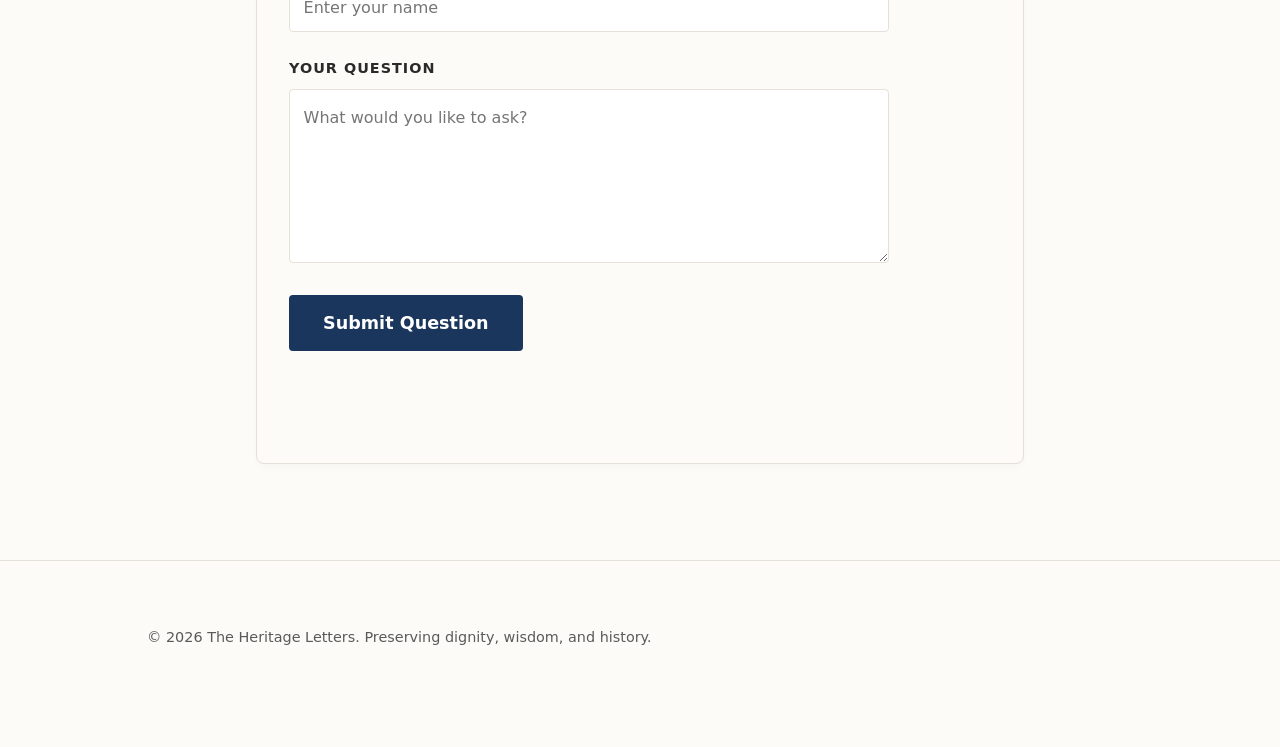
<file: story-2.html>
<!DOCTYPE html>
<html lang="en">

<head>
    <meta charset="UTF-8">
    <meta name="viewport" content="width=device-width, initial-scale=1.0">
    <title>Arthur Pendelton | The Heritage Letters</title>
    <link rel="preconnect" href="https://fonts.googleapis.com">
    <link rel="preconnect" href="https://fonts.gstatic.com" crossorigin>
    <link
        href="https://fonts.googleapis.com/css2?family=Merriweather:ital,wght@0,300;0,400;0,700;1,400&family=Playfair+Display:ital,wght@0,400;0,600;0,700;1,400&display=swap"
        rel="stylesheet">
    <link rel="stylesheet" href="styles.css">
    <style>
        .article-hero-image {
            width: 100%;
            height: 60vh;
            min-height: 400px;
            background-color: #C1C9D4;
            display: flex;
            align-items: center;
            justify-content: center;
            color: #888;
            font-family: var(--font-ui);
            font-size: 1.2rem;
            margin-bottom: var(--spacing-xl);
        }

        .side-image {
            float: left;
            width: 350px;
            height: 450px;
            margin: 0 var(--spacing-lg) var(--spacing-sm) 0;
            background-color: #D8DEE4;
            display: flex;
            align-items: center;
            justify-content: center;
            color: #888;
            font-family: var(--font-ui);
            font-size: 1rem;
            border: 8px solid var(--color-white);
            box-shadow: 0 4px 12px rgba(0, 0, 0, 0.05);
        }

        .drop-cap:first-letter {
            float: left;
            font-family: var(--font-heading);
            font-size: 5rem;
            line-height: 0.8;
            padding-top: 4px;
            padding-right: 8px;
            padding-left: 3px;
            color: var(--color-accent);
        }

        @media (max-width: 768px) {
            .side-image {
                float: none;
                width: 100%;
                height: 350px;
                margin: var(--spacing-md) 0;
            }

            .article-hero-image {
                height: 40vh;
                min-height: 300px;
            }
        }
    </style>
</head>

<body>

    <header class="site-header" style="border-bottom: none; background: transparent; position: absolute; width: 100%;">
        <div class="container nav-container">
            <a href="index.html" class="logo" style="color: var(--color-text);">The Heritage Letters</a>
            <nav class="site-nav">
                <ul>
                    <li><a href="index.html">Home</a></li>
                    <li><a href="submit.html">Tell Your Story</a></li>
                </ul>
            </nav>
        </div>
    </header>

    <div class="article-hero-image" style="background-image: url('images/arthur_present.png'); color: transparent;">
        [Present Day Portrait Placeholder]
    </div>

    <main class="container container-narrow">
        <article class="article-content">

            <header class="article-header">
                <span class="article-meta-large">Born 1928 • London, UK | Current: Cotswolds, UK</span>
                <h1>Arthur Pendelton</h1>
                <p class="article-intro">
                    From surviving the Blitz as a boy to a career in mechanical engineering, Arthur shares his thoughts
                    on resilience, finding order in chaos, and the power of fixing what's broken.
                </p>
            </header>

                        <div class="audio-player-container">
                <span class="audio-player-label">Listen to this story narrated by the author</span>
                <audio class="custom-audio" controls>
                    <source src="#" type="audio/mpeg">
                    Your browser does not support the audio element.
                </audio>
            </div>

            <div class="content-body">
                <p class="drop-cap">
                    There is a specific smell to fifty-year-old motor oil and hot metal, Arthur notes, adjusting his
                    thick-rimmed glasses. It's the scent of a problem waiting to be solved. For four decades, Arthur
                    designed the inner workings of municipal transit systems—the hidden gears that keep a city moving.
                </p>

                <p>
                    His fascination with how things worked was born out of profound destruction. Arthur was twelve
                    during the London Blitz of 1940. He vividly remembers sitting in a cramped Anderson shelter in his
                    backyard, listening to the horrifying whistle of falling bombs and the agonizing rumble of
                    collapsing masonry.
                </p>

                <div class="side-image" style="background-image: url('images/arthur_youth.png'); background-size: cover; background-position: center; color: transparent;">
                    [Youth Photo Placeholder]
                </div>

                <p>
                    "When everything around you is being broken apart," Arthur says, his hands neatly folded on his lap,
                    "you develop a very strong urge to put things back together. My first real accomplishment was fixing
                    my mother's shattered pocket watch two days after our street was hit. It took me a week. But hearing
                    it tick again... that was the sound of defiance."
                </p>

                <p>
                    He carried that urge to rebuild into his adulthood. He views engineering not just as mathematics,
                    but as a philosophy of perseverance. If a system fails, you don't abandon the system—you reinforce
                    the weak point.
                </p>

                <blockquote>
                    "People today are too quick to throw things away when they stop working. Toasters, cars,
                    friendships. Fixing something takes patience, yes, but the repaired bond is often stronger than the
                    original cast."
                </blockquote>

                <p>
                    Looking back at his greatest triumphs, Arthur smiles ruefully. "I designed the ventilation system
                    for the North end of the underground line," he mentions casually. "It wasn't glamorous. Nobody claps
                    for an air vent. But knowing that millions of people breathed easier because I did my math
                    correctly? That is a quiet, profound satisfaction."
                </p>

                <p>
                    His advice to the younger generation is deeply practical, yet poetic. He advises against the pursuit
                    of constant, chaotic innovation, and instead champions the virtue of steady maintenance. To Arthur,
                    a life well-lived is one where you leave your corner of the world humming along smoother than you
                    found it.
                </p>
            </div>

        
                        <!-- Interactive Timeline Section -->
            <section class="timeline-section">
                <h2 class="timeline-title">A Life in Context</h2>
                <div class="timeline">
                    <!-- Node 1 -->
                    <div class="timeline-item left">
                        <div class="timeline-content">
                            <div class="timeline-year">1945</div>
                            <div class="timeline-personal">Born in Chicago, IL.</div>
                            <p class="timeline-world">Historical Context: World War II Ends</p>
                        </div>
                    </div>
                    <!-- Node 2 -->
                    <div class="timeline-item right">
                        <div class="timeline-content">
                            <div class="timeline-year">1969</div>
                            <div class="timeline-personal">Graduated from University.</div>
                            <p class="timeline-world">Historical Context: Apollo 11 Moon Landing</p>
                        </div>
                    </div>
                    <!-- Node 3 -->
                    <div class="timeline-item left">
                        <div class="timeline-content">
                            <div class="timeline-year">1989</div>
                            <div class="timeline-personal">Started independent business.</div>
                            <p class="timeline-world">Historical Context: Fall of the Berlin Wall</p>
                        </div>
                    </div>
                    <!-- Node 4 -->
                    <div class="timeline-item right">
                        <div class="timeline-content">
                            <div class="timeline-year">2001</div>
                            <div class="timeline-personal">Embraced the digital age and reconnected with old friends.</div>
                            <p class="timeline-world">Historical Context: The Rise of the Internet</p>
                        </div>
                    </div>
                    <!-- Node 5 -->
                    <div class="timeline-item left">
                        <div class="timeline-content">
                            <div class="timeline-year">2020</div>
                            <div class="timeline-personal">Navigated unprecedented times with quiet resilience.</div>
                            <p class="timeline-world">Historical Context: Global Pandemic</p>
                        </div>
                    </div>
                    <!-- Node 6 -->
                    <div class="timeline-item right">
                        <div class="timeline-content">
                            <div class="timeline-year">1975</div>
                            <div class="timeline-personal">Welcomed first child into the family.</div>
                            <p class="timeline-world">Historical Context: The End of the Vietnam War</p>
                        </div>
                    </div>
                    <!-- Node 7 -->
                    <div class="timeline-item left">
                        <div class="timeline-content">
                            <div class="timeline-year">1995</div>
                            <div class="timeline-personal">Relocated and began a new community chapter.</div>
                            <p class="timeline-world">Historical Context: The Dot-Com Boom Begins</p>
                        </div>
                    </div>
                    <!-- Node 8 -->
                    <div class="timeline-item right">
                        <div class="timeline-content">
                            <div class="timeline-year">2010</div>
                            <div class="timeline-personal">Retired and started volunteering locally.</div>
                            <p class="timeline-world">Historical Context: The Rise of Smartphones</p>
                        </div>
                    </div>
                </div>
            </section>

            <hr style="margin: var(--spacing-lg) 0; border: 0; border-top: 1px solid var(--color-border);">
            
            <section class="favorites-section" style="background: var(--color-white); padding: var(--spacing-md); border-radius: var(--radius-md); box-shadow: 0 4px 6px rgba(0,0,0,0.02); border: 1px solid var(--color-border);">
                <h3 style="color: var(--color-accent); font-family: var(--font-heading); margin-bottom: var(--spacing-md); border-bottom: 2px solid var(--color-border); padding-bottom: 0.5rem;">Favorites & Recommendations</h3>
                
                <div style="margin-bottom: 1.5rem;">
                    <h4 style="font-family: var(--font-ui); font-size: 1rem; color: var(--color-text-light); text-transform: uppercase; letter-spacing: 1px; margin-bottom: 0.5rem;">Favorite Quote</h4>
                    <p style="font-style: italic; font-size: 1.1rem; margin-bottom: 0;">"People today are too quick to throw things away when they stop working... the repaired bond is often stronger than the original cast."</p>
                    <p style="text-align: right; font-size: 0.9rem; color: var(--color-text-light); margin-top: 0.5rem;">— Arthur Pendelton</p>
                </div>

                <div style="margin-bottom: 1.5rem;">
                    <h4 style="font-family: var(--font-ui); font-size: 1rem; color: var(--color-text-light); text-transform: uppercase; letter-spacing: 1px; margin-bottom: 0.5rem;">Recommended Reading</h4>
                    <p style="font-weight: bold; margin-bottom: 0.2rem;"><a href="https://www.amazon.com/s?k=The+Toaster+Project&tag=YOUR_AFFILIATE_TAG" target="_blank" rel="noopener noreferrer">The Toaster Project</a></p>
                    <p style="font-size: 0.95rem;">A fascinating look at what it actually takes to build something from scratch.</p>
                </div>

                <div style="display: grid; grid-template-columns: 1fr 1fr; gap: 1rem;">
                    <div>
                        <h4 style="font-family: var(--font-ui); font-size: 1rem; color: var(--color-text-light); text-transform: uppercase; letter-spacing: 1px; margin-bottom: 0.5rem;">Music</h4>
                        <p style="font-size: 0.95rem;">Glenn Miller, Big Band Swing</p>
                    </div>
                    <div>
                        <h4 style="font-family: var(--font-ui); font-size: 1rem; color: var(--color-text-light); text-transform: uppercase; letter-spacing: 1px; margin-bottom: 0.5rem;">Movies</h4>
                        <p style="font-size: 0.95rem;">The Great Escape</p>
                    </div>
                </div>
            </section>
        
        
            <hr style="margin: var(--spacing-lg) 0; border: 0; border-top: 1px solid var(--color-border);">
            
            <!-- Living Q&A Section -->
            <section class="living-qa-section" style="background-color: #FDFBF7; padding: 2.5rem 2rem; border-radius: var(--radius-md); box-shadow: 0 4px 6px rgba(0,0,0,0.02); border: 1px solid var(--color-border); margin-bottom: 3rem;">
                <h3 style="color: var(--color-accent); font-family: var(--font-heading); margin-bottom: 0.5rem; font-size: 1.8rem; border-bottom: 2px solid var(--color-border); padding-bottom: 0.5rem;">Living Q&A: Ask a Question</h3>
                <p style="font-family: var(--font-ui); color: var(--color-text-light); margin-bottom: 2rem; line-height: 1.6; font-size: 1.1rem;">
                    Have a question about this story? Submit it below. Each month, we sit down with our Heritage Voices to answer your top questions and update this page.
                </p>
                <form id="qa-form" class="qa-form" style="display: flex; flex-direction: column; gap: 1.5rem; max-width: 600px;">
                    <div style="display: flex; flex-direction: column; gap: 0.5rem;">
                        <label for="qa-name" style="font-family: var(--font-ui); font-weight: 600; color: var(--color-text); text-transform: uppercase; letter-spacing: 1px; font-size: 0.9rem;">Your Name</label>
                        <input type="text" id="qa-name" name="qa-name" class="form-control" placeholder="Enter your name" required style="padding: 0.85rem; border: 1px solid var(--color-border); border-radius: 4px; font-family: var(--font-ui); font-size: 1rem;">
                    </div>
                    <div style="display: flex; flex-direction: column; gap: 0.5rem;">
                        <label for="qa-question" style="font-family: var(--font-ui); font-weight: 600; color: var(--color-text); text-transform: uppercase; letter-spacing: 1px; font-size: 0.9rem;">Your Question</label>
                        <textarea id="qa-question" name="qa-question" class="form-control" rows="5" placeholder="What would you like to ask?" required style="padding: 0.85rem; border: 1px solid var(--color-border); border-radius: 4px; font-family: var(--font-ui); font-size: 1rem; resize: vertical;"></textarea>
                    </div>
                    <button type="submit" id="qa-submit-btn" class="btn btn-primary" style="align-self: flex-start; margin-top: 0.5rem;">Submit Question</button>
                    <p id="qa-form-msg" style="margin-top: 1rem; font-size: 0.95rem; font-weight: bold;"></p>
                </form>
            </section>

        
            <script>
                document.getElementById('qa-form').addEventListener('submit', function (e) {
                    e.preventDefault();
                    
                    const submitBtn = document.getElementById('qa-submit-btn');
                    const msgElement = document.getElementById('qa-form-msg');
                    const nameInput = document.getElementById('qa-name');
                    const questionInput = document.getElementById('qa-question');
                    
                    submitBtn.textContent = 'Submitting...';
                    submitBtn.disabled = true;
                    msgElement.textContent = '';
                    msgElement.style.color = 'inherit';
                    
                    const formData = new FormData();
                    formData.append('name', nameInput.value.trim());
                    formData.append('question', questionInput.value.trim());
                    formData.append('type', 'living_qa_submission');
                    
                    const scriptURL = 'https://script.google.com/macros/s/AKfycby5-_C4QYbOe_HwGAKn1ZT8Nbpb5aBnQ7oYW80xYNcAp_mFj2mKf1CGSLtyHsjDk9fwOg/exec';
                    
                    fetch(scriptURL, { method: 'POST', body: formData })
                        .then(response => {
                            msgElement.style.color = '#1B2A47';
                            msgElement.textContent = 'Thank you! Your question has been submitted to our editors.';
                            nameInput.value = '';
                            questionInput.value = '';
                            submitBtn.textContent = 'Submit Question';
                            submitBtn.disabled = false;
                        })
                        .catch(error => {
                            console.error('Error!', error.message);
                            msgElement.style.color = 'red';
                            msgElement.textContent = 'There was an error. Please try again.';
                            submitBtn.textContent = 'Submit Question';
                            submitBtn.disabled = false;
                        });
                });
            </script>
        </article>
    </main>

    <footer class="site-footer" style="margin-top: var(--spacing-xl); border-top: 1px solid var(--color-border);">
        <div class="container">
            <p>&copy; 2026 The Heritage Letters. Preserving dignity, wisdom, and history.</p>
        </div>
    </footer>

</body>

</html>
</file>
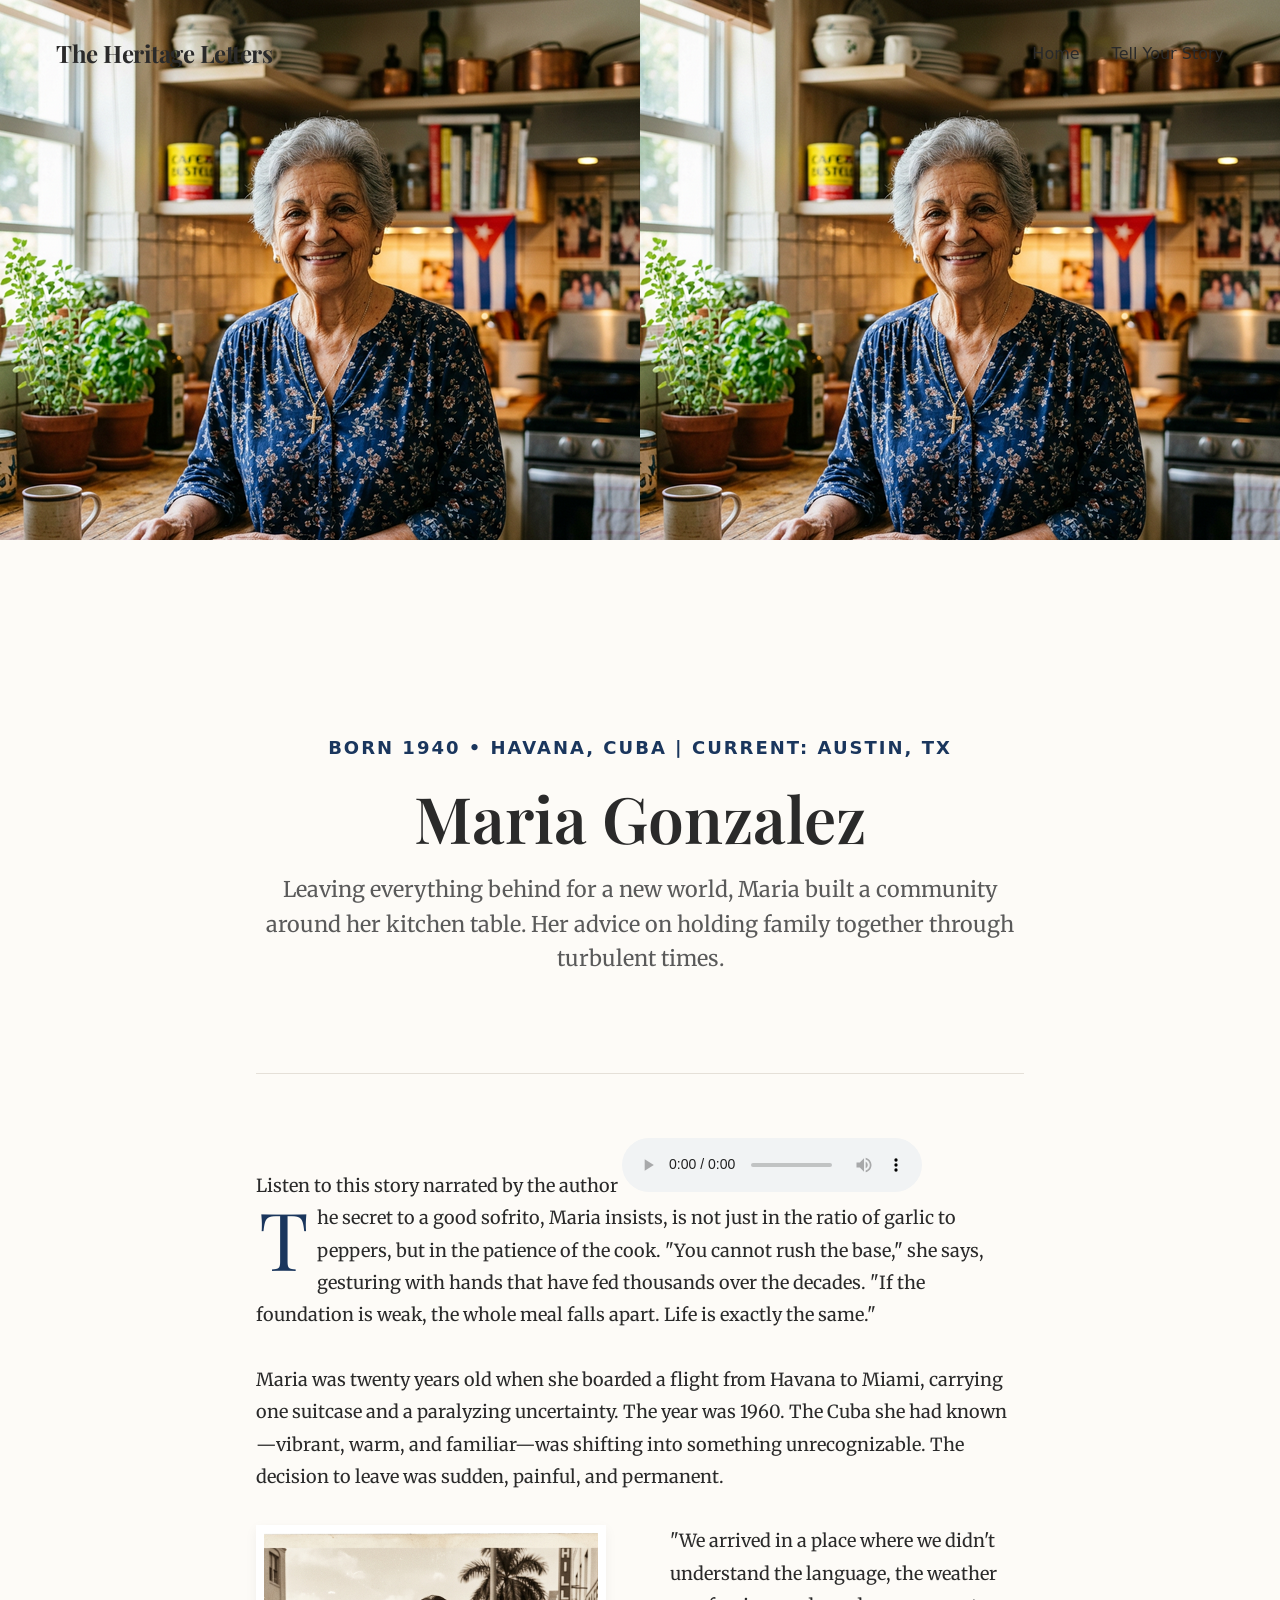
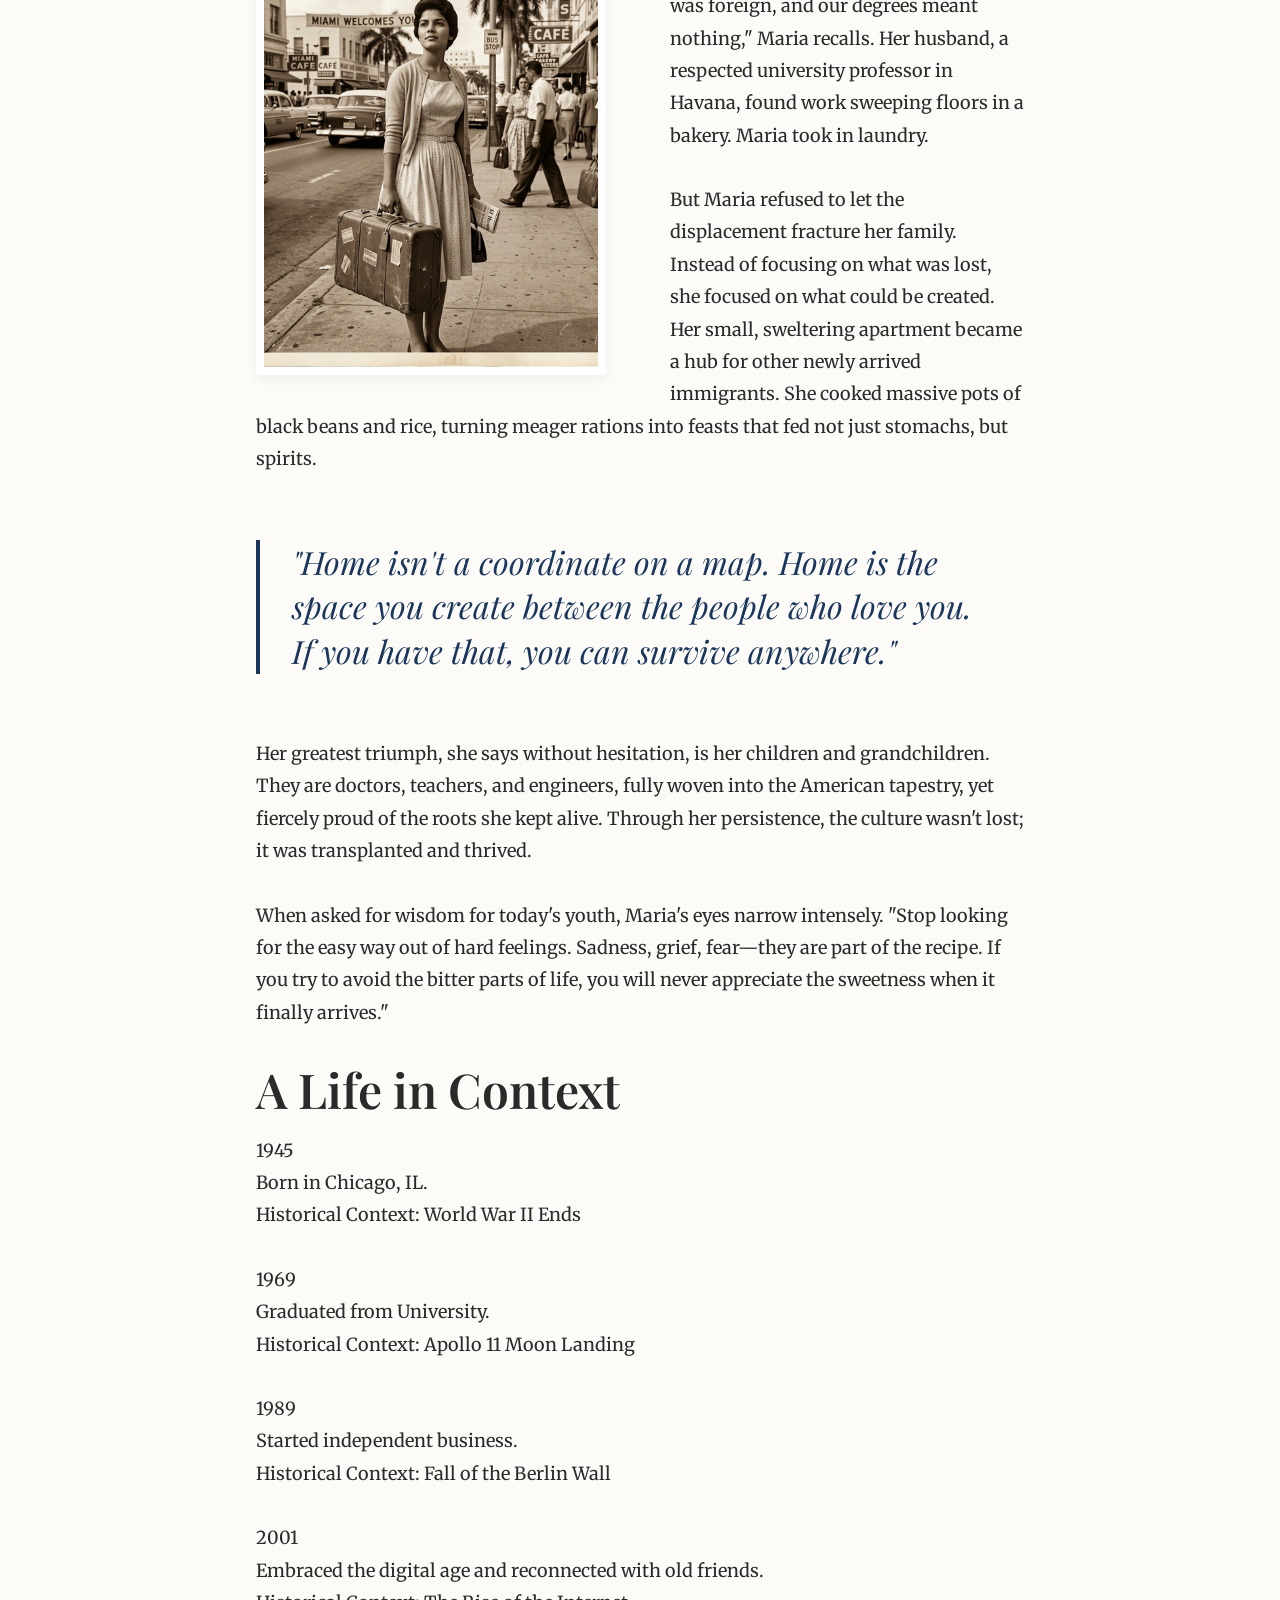
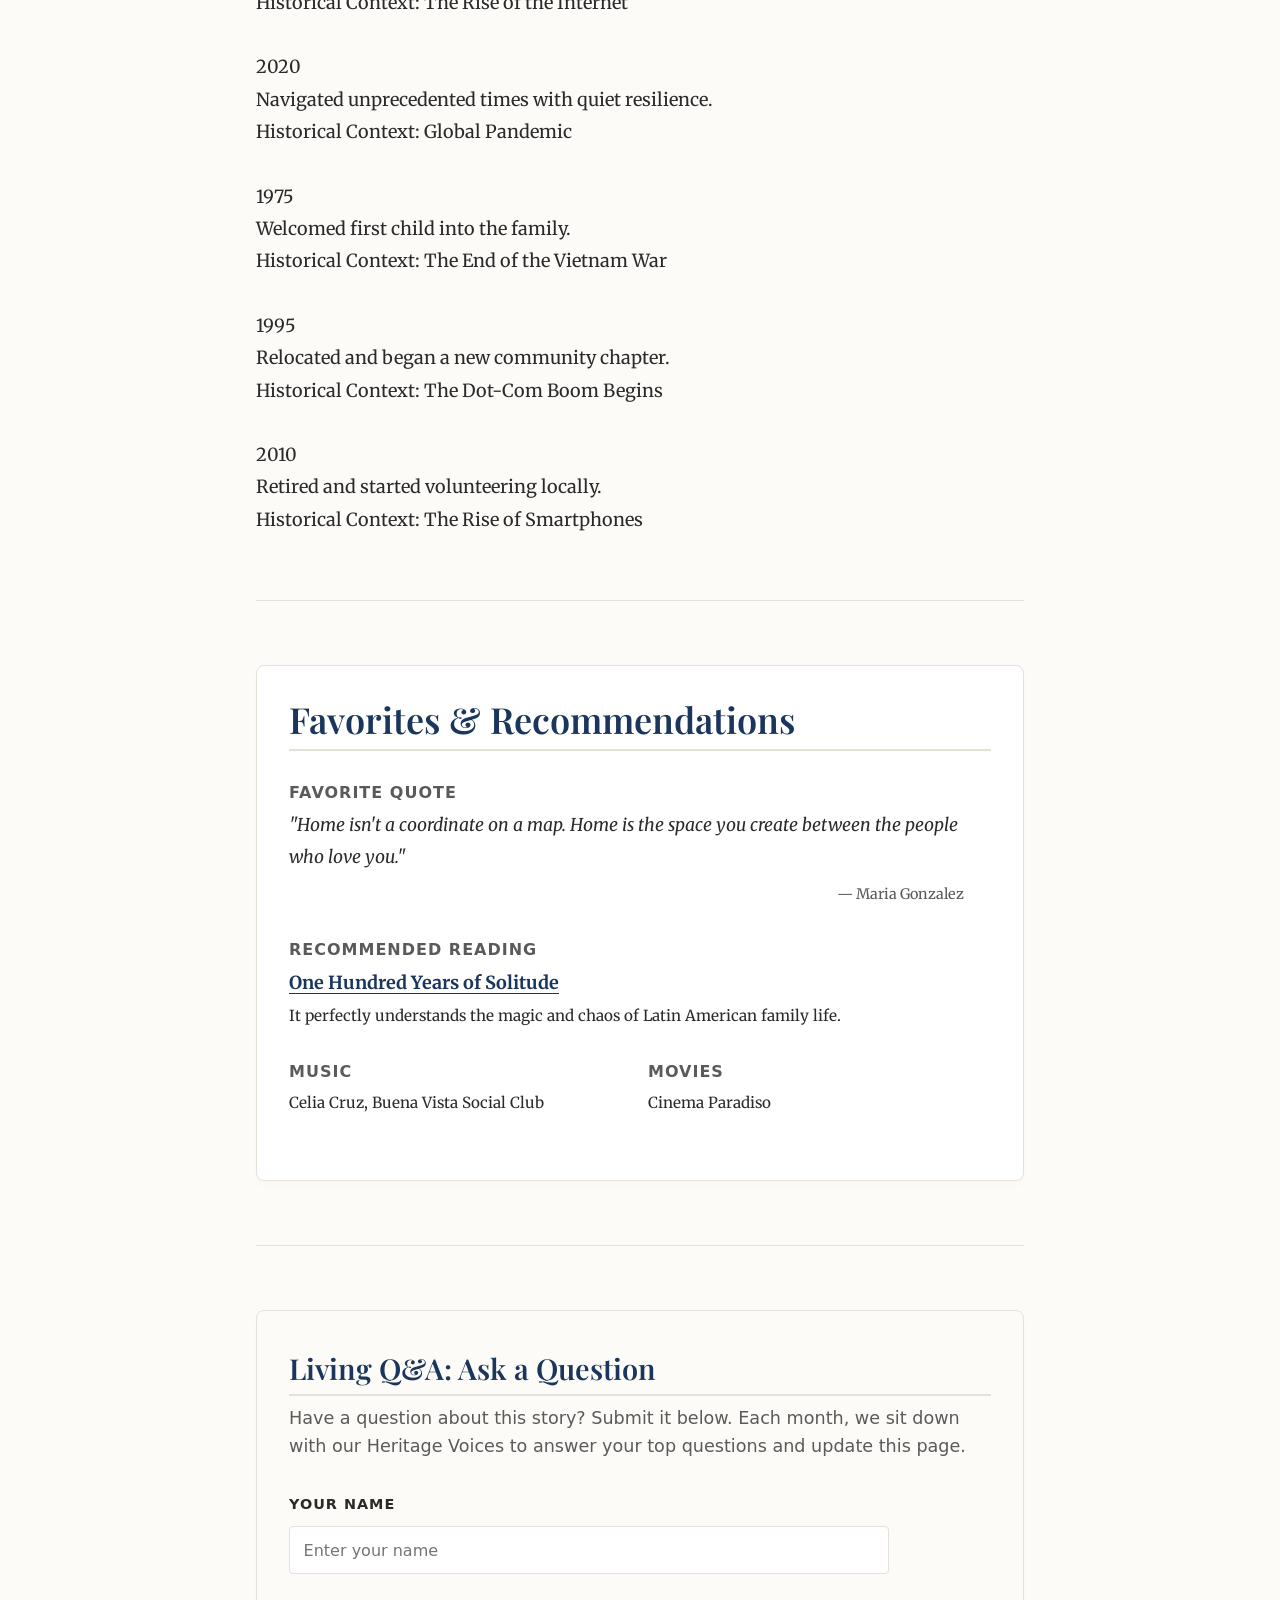
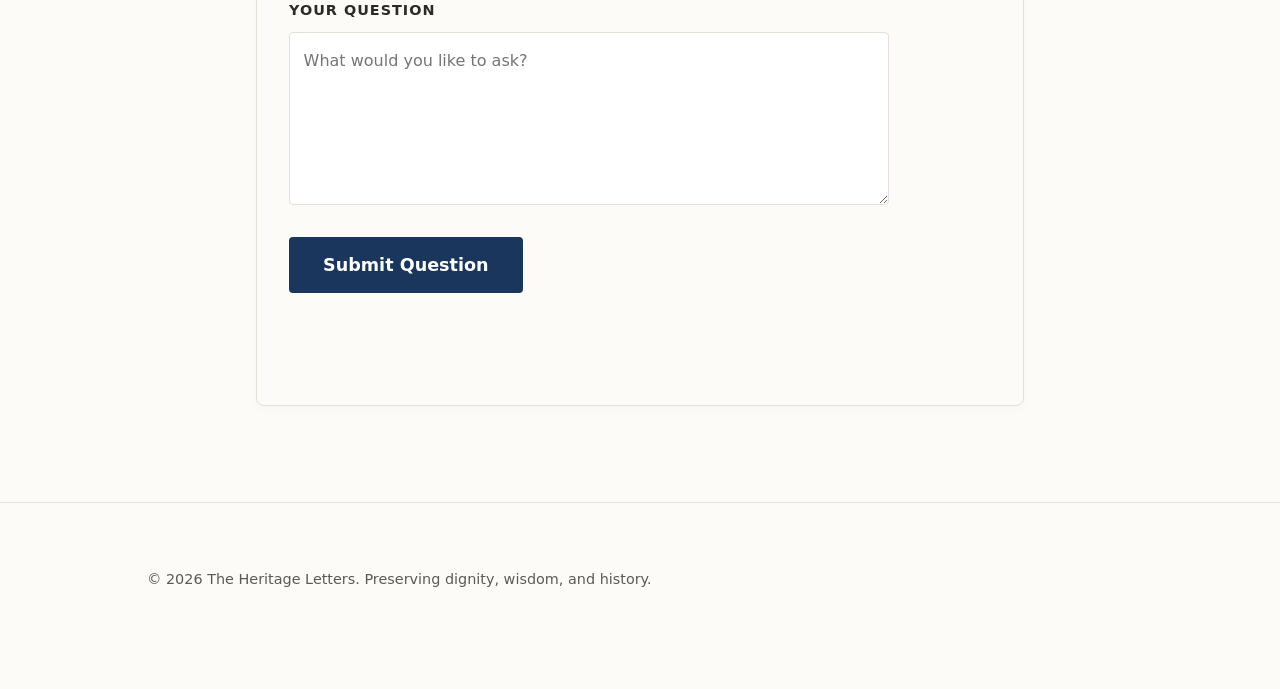
<file: story-3.html>
<!DOCTYPE html>
<html lang="en">

<head>
    <meta charset="UTF-8">
    <meta name="viewport" content="width=device-width, initial-scale=1.0">
    <title>Maria Gonzalez | The Heritage Letters</title>
    <link rel="preconnect" href="https://fonts.googleapis.com">
    <link rel="preconnect" href="https://fonts.gstatic.com" crossorigin>
    <link
        href="https://fonts.googleapis.com/css2?family=Merriweather:ital,wght@0,300;0,400;0,700;1,400&family=Playfair+Display:ital,wght@0,400;0,600;0,700;1,400&display=swap"
        rel="stylesheet">
    <link rel="stylesheet" href="styles.css">
    <style>
        .article-hero-image {
            width: 100%;
            height: 60vh;
            min-height: 400px;
            background-color: #D3C7AE;
            display: flex;
            align-items: center;
            justify-content: center;
            color: #888;
            font-family: var(--font-ui);
            font-size: 1.2rem;
            margin-bottom: var(--spacing-xl);
        }

        .side-image {
            float: left;
            width: 350px;
            height: 450px;
            margin: 0 var(--spacing-lg) var(--spacing-sm) 0;
            background-color: #E4DAC4;
            display: flex;
            align-items: center;
            justify-content: center;
            color: #888;
            font-family: var(--font-ui);
            font-size: 1rem;
            border: 8px solid var(--color-white);
            box-shadow: 0 4px 12px rgba(0, 0, 0, 0.05);
        }

        .drop-cap:first-letter {
            float: left;
            font-family: var(--font-heading);
            font-size: 5rem;
            line-height: 0.8;
            padding-top: 4px;
            padding-right: 8px;
            padding-left: 3px;
            color: var(--color-accent);
        }

        @media (max-width: 768px) {
            .side-image {
                float: none;
                width: 100%;
                height: 350px;
                margin: var(--spacing-md) 0;
            }

            .article-hero-image {
                height: 40vh;
                min-height: 300px;
            }
        }
    </style>
</head>

<body>

    <header class="site-header" style="border-bottom: none; background: transparent; position: absolute; width: 100%;">
        <div class="container nav-container">
            <a href="index.html" class="logo" style="color: var(--color-text);">The Heritage Letters</a>
            <nav class="site-nav">
                <ul>
                    <li><a href="index.html">Home</a></li>
                    <li><a href="submit.html">Tell Your Story</a></li>
                </ul>
            </nav>
        </div>
    </header>

    <div class="article-hero-image" style="background-image: url('images/maria_present.png'); color: transparent;">
        [Present Day Portrait Placeholder]
    </div>

    <main class="container container-narrow">
        <article class="article-content">

            <header class="article-header">
                <span class="article-meta-large">Born 1940 • Havana, Cuba | Current: Austin, TX</span>
                <h1>Maria Gonzalez</h1>
                <p class="article-intro">
                    Leaving everything behind for a new world, Maria built a community around her kitchen table. Her
                    advice on holding family together through turbulent times.
                </p>
            </header>

                        <div class="audio-player-container">
                <span class="audio-player-label">Listen to this story narrated by the author</span>
                <audio class="custom-audio" controls>
                    <source src="#" type="audio/mpeg">
                    Your browser does not support the audio element.
                </audio>
            </div>

            <div class="content-body">
                <p class="drop-cap">
                    The secret to a good sofrito, Maria insists, is not just in the ratio of garlic to peppers, but in
                    the patience of the cook. "You cannot rush the base," she says, gesturing with hands that have fed
                    thousands over the decades. "If the foundation is weak, the whole meal falls apart. Life is exactly
                    the same."
                </p>

                <p>
                    Maria was twenty years old when she boarded a flight from Havana to Miami, carrying one suitcase and
                    a paralyzing uncertainty. The year was 1960. The Cuba she had known—vibrant, warm, and familiar—was
                    shifting into something unrecognizable. The decision to leave was sudden, painful, and permanent.
                </p>

                <div class="side-image" style="background-image: url('images/maria_youth.png'); background-size: cover; background-position: center; color: transparent;">
                    [Youth Photo Placeholder]
                </div>

                <p>
                    "We arrived in a place where we didn't understand the language, the weather was foreign, and our
                    degrees meant nothing," Maria recalls. Her husband, a respected university professor in Havana,
                    found work sweeping floors in a bakery. Maria took in laundry.
                </p>

                <p>
                    But Maria refused to let the displacement fracture her family. Instead of focusing on what was lost,
                    she focused on what could be created. Her small, sweltering apartment became a hub for other newly
                    arrived immigrants. She cooked massive pots of black beans and rice, turning meager rations into
                    feasts that fed not just stomachs, but spirits.
                </p>

                <blockquote>
                    "Home isn't a coordinate on a map. Home is the space you create between the people who love you. If
                    you have that, you can survive anywhere."
                </blockquote>

                <p>
                    Her greatest triumph, she says without hesitation, is her children and grandchildren. They are
                    doctors, teachers, and engineers, fully woven into the American tapestry, yet fiercely proud of the
                    roots she kept alive. Through her persistence, the culture wasn't lost; it was transplanted and
                    thrived.
                </p>

                <p>
                    When asked for wisdom for today's youth, Maria's eyes narrow intensely. "Stop looking for the easy
                    way out of hard feelings. Sadness, grief, fear—they are part of the recipe. If you try to avoid the
                    bitter parts of life, you will never appreciate the sweetness when it finally arrives."
                </p>
            </div>

        
                        <!-- Interactive Timeline Section -->
            <section class="timeline-section">
                <h2 class="timeline-title">A Life in Context</h2>
                <div class="timeline">
                    <!-- Node 1 -->
                    <div class="timeline-item left">
                        <div class="timeline-content">
                            <div class="timeline-year">1945</div>
                            <div class="timeline-personal">Born in Chicago, IL.</div>
                            <p class="timeline-world">Historical Context: World War II Ends</p>
                        </div>
                    </div>
                    <!-- Node 2 -->
                    <div class="timeline-item right">
                        <div class="timeline-content">
                            <div class="timeline-year">1969</div>
                            <div class="timeline-personal">Graduated from University.</div>
                            <p class="timeline-world">Historical Context: Apollo 11 Moon Landing</p>
                        </div>
                    </div>
                    <!-- Node 3 -->
                    <div class="timeline-item left">
                        <div class="timeline-content">
                            <div class="timeline-year">1989</div>
                            <div class="timeline-personal">Started independent business.</div>
                            <p class="timeline-world">Historical Context: Fall of the Berlin Wall</p>
                        </div>
                    </div>
                    <!-- Node 4 -->
                    <div class="timeline-item right">
                        <div class="timeline-content">
                            <div class="timeline-year">2001</div>
                            <div class="timeline-personal">Embraced the digital age and reconnected with old friends.</div>
                            <p class="timeline-world">Historical Context: The Rise of the Internet</p>
                        </div>
                    </div>
                    <!-- Node 5 -->
                    <div class="timeline-item left">
                        <div class="timeline-content">
                            <div class="timeline-year">2020</div>
                            <div class="timeline-personal">Navigated unprecedented times with quiet resilience.</div>
                            <p class="timeline-world">Historical Context: Global Pandemic</p>
                        </div>
                    </div>
                    <!-- Node 6 -->
                    <div class="timeline-item right">
                        <div class="timeline-content">
                            <div class="timeline-year">1975</div>
                            <div class="timeline-personal">Welcomed first child into the family.</div>
                            <p class="timeline-world">Historical Context: The End of the Vietnam War</p>
                        </div>
                    </div>
                    <!-- Node 7 -->
                    <div class="timeline-item left">
                        <div class="timeline-content">
                            <div class="timeline-year">1995</div>
                            <div class="timeline-personal">Relocated and began a new community chapter.</div>
                            <p class="timeline-world">Historical Context: The Dot-Com Boom Begins</p>
                        </div>
                    </div>
                    <!-- Node 8 -->
                    <div class="timeline-item right">
                        <div class="timeline-content">
                            <div class="timeline-year">2010</div>
                            <div class="timeline-personal">Retired and started volunteering locally.</div>
                            <p class="timeline-world">Historical Context: The Rise of Smartphones</p>
                        </div>
                    </div>
                </div>
            </section>

            <hr style="margin: var(--spacing-lg) 0; border: 0; border-top: 1px solid var(--color-border);">
            
            <section class="favorites-section" style="background: var(--color-white); padding: var(--spacing-md); border-radius: var(--radius-md); box-shadow: 0 4px 6px rgba(0,0,0,0.02); border: 1px solid var(--color-border);">
                <h3 style="color: var(--color-accent); font-family: var(--font-heading); margin-bottom: var(--spacing-md); border-bottom: 2px solid var(--color-border); padding-bottom: 0.5rem;">Favorites & Recommendations</h3>
                
                <div style="margin-bottom: 1.5rem;">
                    <h4 style="font-family: var(--font-ui); font-size: 1rem; color: var(--color-text-light); text-transform: uppercase; letter-spacing: 1px; margin-bottom: 0.5rem;">Favorite Quote</h4>
                    <p style="font-style: italic; font-size: 1.1rem; margin-bottom: 0;">"Home isn't a coordinate on a map. Home is the space you create between the people who love you."</p>
                    <p style="text-align: right; font-size: 0.9rem; color: var(--color-text-light); margin-top: 0.5rem;">— Maria Gonzalez</p>
                </div>

                <div style="margin-bottom: 1.5rem;">
                    <h4 style="font-family: var(--font-ui); font-size: 1rem; color: var(--color-text-light); text-transform: uppercase; letter-spacing: 1px; margin-bottom: 0.5rem;">Recommended Reading</h4>
                    <p style="font-weight: bold; margin-bottom: 0.2rem;"><a href="https://www.amazon.com/s?k=One+Hundred+Years+of+Solitude&tag=YOUR_AFFILIATE_TAG" target="_blank" rel="noopener noreferrer">One Hundred Years of Solitude</a></p>
                    <p style="font-size: 0.95rem;">It perfectly understands the magic and chaos of Latin American family life.</p>
                </div>

                <div style="display: grid; grid-template-columns: 1fr 1fr; gap: 1rem;">
                    <div>
                        <h4 style="font-family: var(--font-ui); font-size: 1rem; color: var(--color-text-light); text-transform: uppercase; letter-spacing: 1px; margin-bottom: 0.5rem;">Music</h4>
                        <p style="font-size: 0.95rem;">Celia Cruz, Buena Vista Social Club</p>
                    </div>
                    <div>
                        <h4 style="font-family: var(--font-ui); font-size: 1rem; color: var(--color-text-light); text-transform: uppercase; letter-spacing: 1px; margin-bottom: 0.5rem;">Movies</h4>
                        <p style="font-size: 0.95rem;">Cinema Paradiso</p>
                    </div>
                </div>
            </section>
        
        
            <hr style="margin: var(--spacing-lg) 0; border: 0; border-top: 1px solid var(--color-border);">
            
            <!-- Living Q&A Section -->
            <section class="living-qa-section" style="background-color: #FDFBF7; padding: 2.5rem 2rem; border-radius: var(--radius-md); box-shadow: 0 4px 6px rgba(0,0,0,0.02); border: 1px solid var(--color-border); margin-bottom: 3rem;">
                <h3 style="color: var(--color-accent); font-family: var(--font-heading); margin-bottom: 0.5rem; font-size: 1.8rem; border-bottom: 2px solid var(--color-border); padding-bottom: 0.5rem;">Living Q&A: Ask a Question</h3>
                <p style="font-family: var(--font-ui); color: var(--color-text-light); margin-bottom: 2rem; line-height: 1.6; font-size: 1.1rem;">
                    Have a question about this story? Submit it below. Each month, we sit down with our Heritage Voices to answer your top questions and update this page.
                </p>
                <form id="qa-form" class="qa-form" style="display: flex; flex-direction: column; gap: 1.5rem; max-width: 600px;">
                    <div style="display: flex; flex-direction: column; gap: 0.5rem;">
                        <label for="qa-name" style="font-family: var(--font-ui); font-weight: 600; color: var(--color-text); text-transform: uppercase; letter-spacing: 1px; font-size: 0.9rem;">Your Name</label>
                        <input type="text" id="qa-name" name="qa-name" class="form-control" placeholder="Enter your name" required style="padding: 0.85rem; border: 1px solid var(--color-border); border-radius: 4px; font-family: var(--font-ui); font-size: 1rem;">
                    </div>
                    <div style="display: flex; flex-direction: column; gap: 0.5rem;">
                        <label for="qa-question" style="font-family: var(--font-ui); font-weight: 600; color: var(--color-text); text-transform: uppercase; letter-spacing: 1px; font-size: 0.9rem;">Your Question</label>
                        <textarea id="qa-question" name="qa-question" class="form-control" rows="5" placeholder="What would you like to ask?" required style="padding: 0.85rem; border: 1px solid var(--color-border); border-radius: 4px; font-family: var(--font-ui); font-size: 1rem; resize: vertical;"></textarea>
                    </div>
                    <button type="submit" id="qa-submit-btn" class="btn btn-primary" style="align-self: flex-start; margin-top: 0.5rem;">Submit Question</button>
                    <p id="qa-form-msg" style="margin-top: 1rem; font-size: 0.95rem; font-weight: bold;"></p>
                </form>
            </section>

        
            <script>
                document.getElementById('qa-form').addEventListener('submit', function (e) {
                    e.preventDefault();
                    
                    const submitBtn = document.getElementById('qa-submit-btn');
                    const msgElement = document.getElementById('qa-form-msg');
                    const nameInput = document.getElementById('qa-name');
                    const questionInput = document.getElementById('qa-question');
                    
                    submitBtn.textContent = 'Submitting...';
                    submitBtn.disabled = true;
                    msgElement.textContent = '';
                    msgElement.style.color = 'inherit';
                    
                    const formData = new FormData();
                    formData.append('name', nameInput.value.trim());
                    formData.append('question', questionInput.value.trim());
                    formData.append('type', 'living_qa_submission');
                    
                    const scriptURL = 'https://script.google.com/macros/s/AKfycby5-_C4QYbOe_HwGAKn1ZT8Nbpb5aBnQ7oYW80xYNcAp_mFj2mKf1CGSLtyHsjDk9fwOg/exec';
                    
                    fetch(scriptURL, { method: 'POST', body: formData })
                        .then(response => {
                            msgElement.style.color = '#1B2A47';
                            msgElement.textContent = 'Thank you! Your question has been submitted to our editors.';
                            nameInput.value = '';
                            questionInput.value = '';
                            submitBtn.textContent = 'Submit Question';
                            submitBtn.disabled = false;
                        })
                        .catch(error => {
                            console.error('Error!', error.message);
                            msgElement.style.color = 'red';
                            msgElement.textContent = 'There was an error. Please try again.';
                            submitBtn.textContent = 'Submit Question';
                            submitBtn.disabled = false;
                        });
                });
            </script>
        </article>
    </main>

    <footer class="site-footer" style="margin-top: var(--spacing-xl); border-top: 1px solid var(--color-border);">
        <div class="container">
            <p>&copy; 2026 The Heritage Letters. Preserving dignity, wisdom, and history.</p>
        </div>
    </footer>

</body>

</html>
</file>
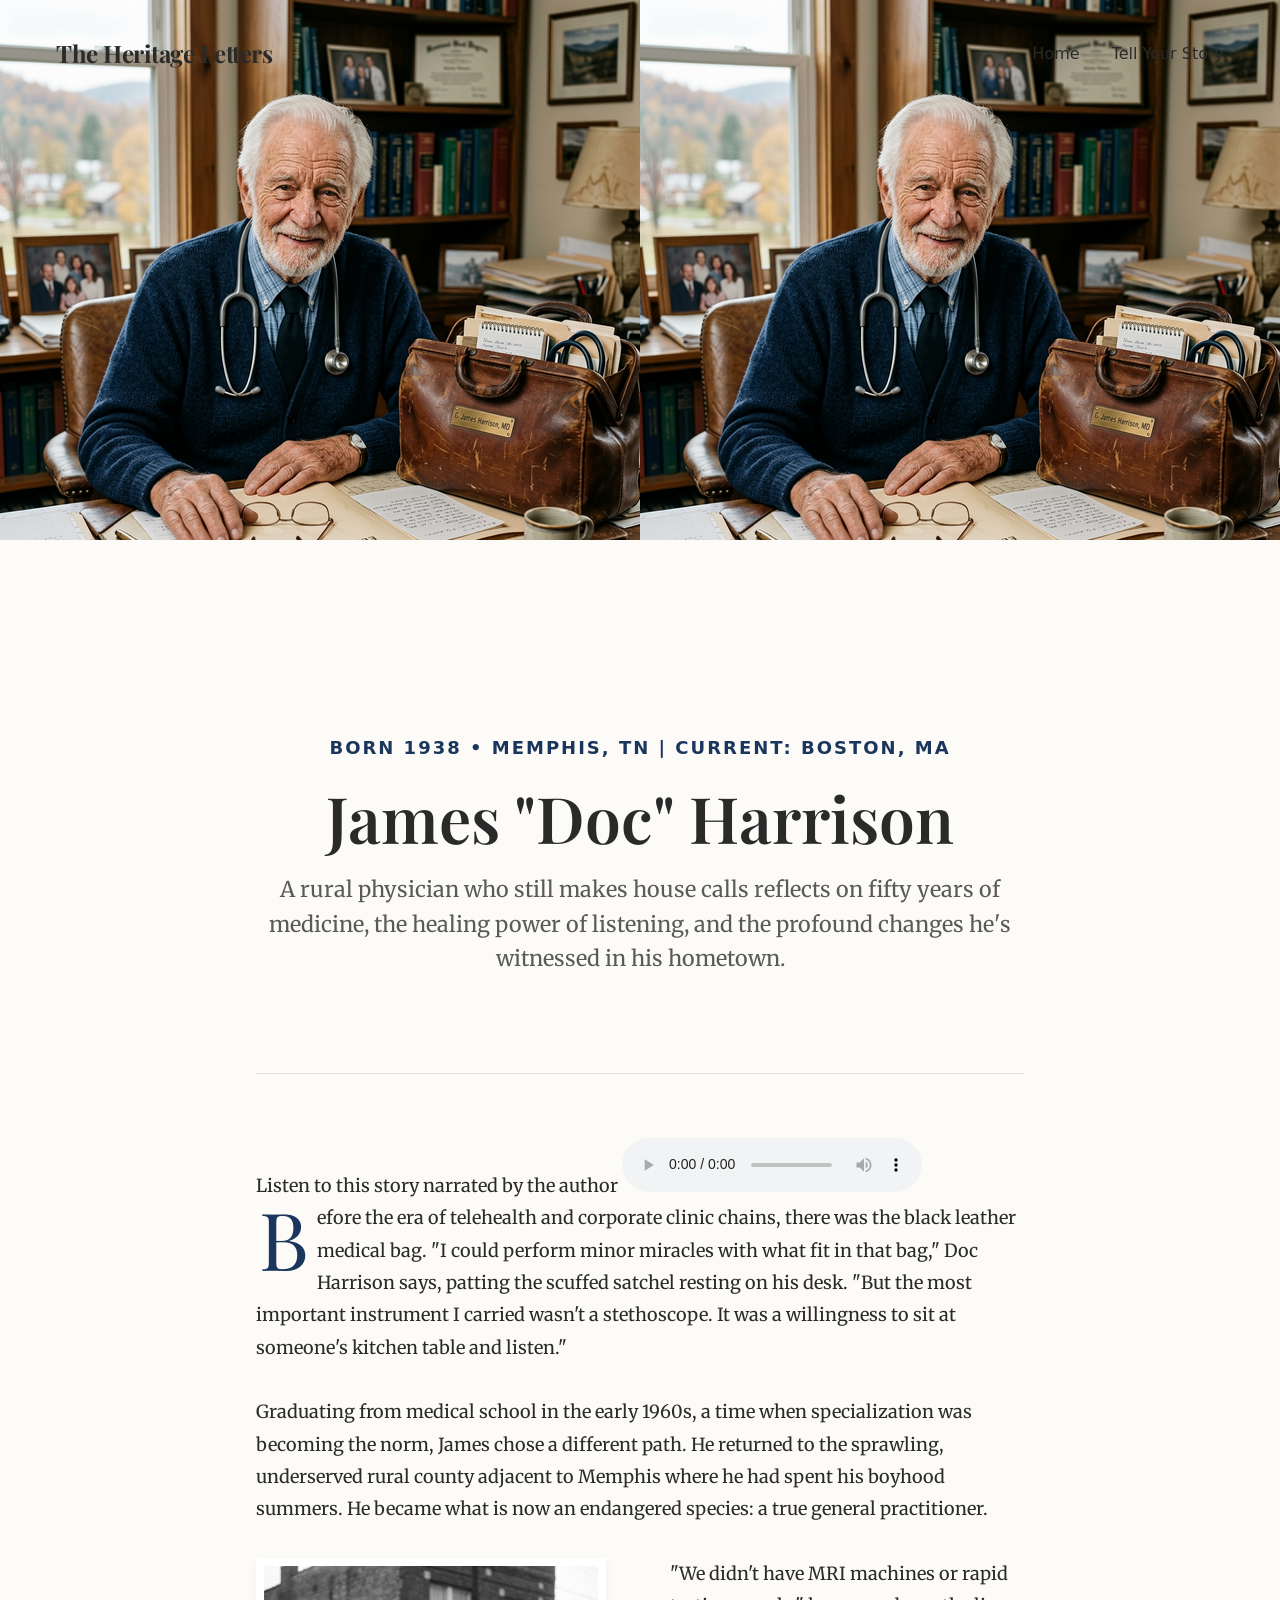
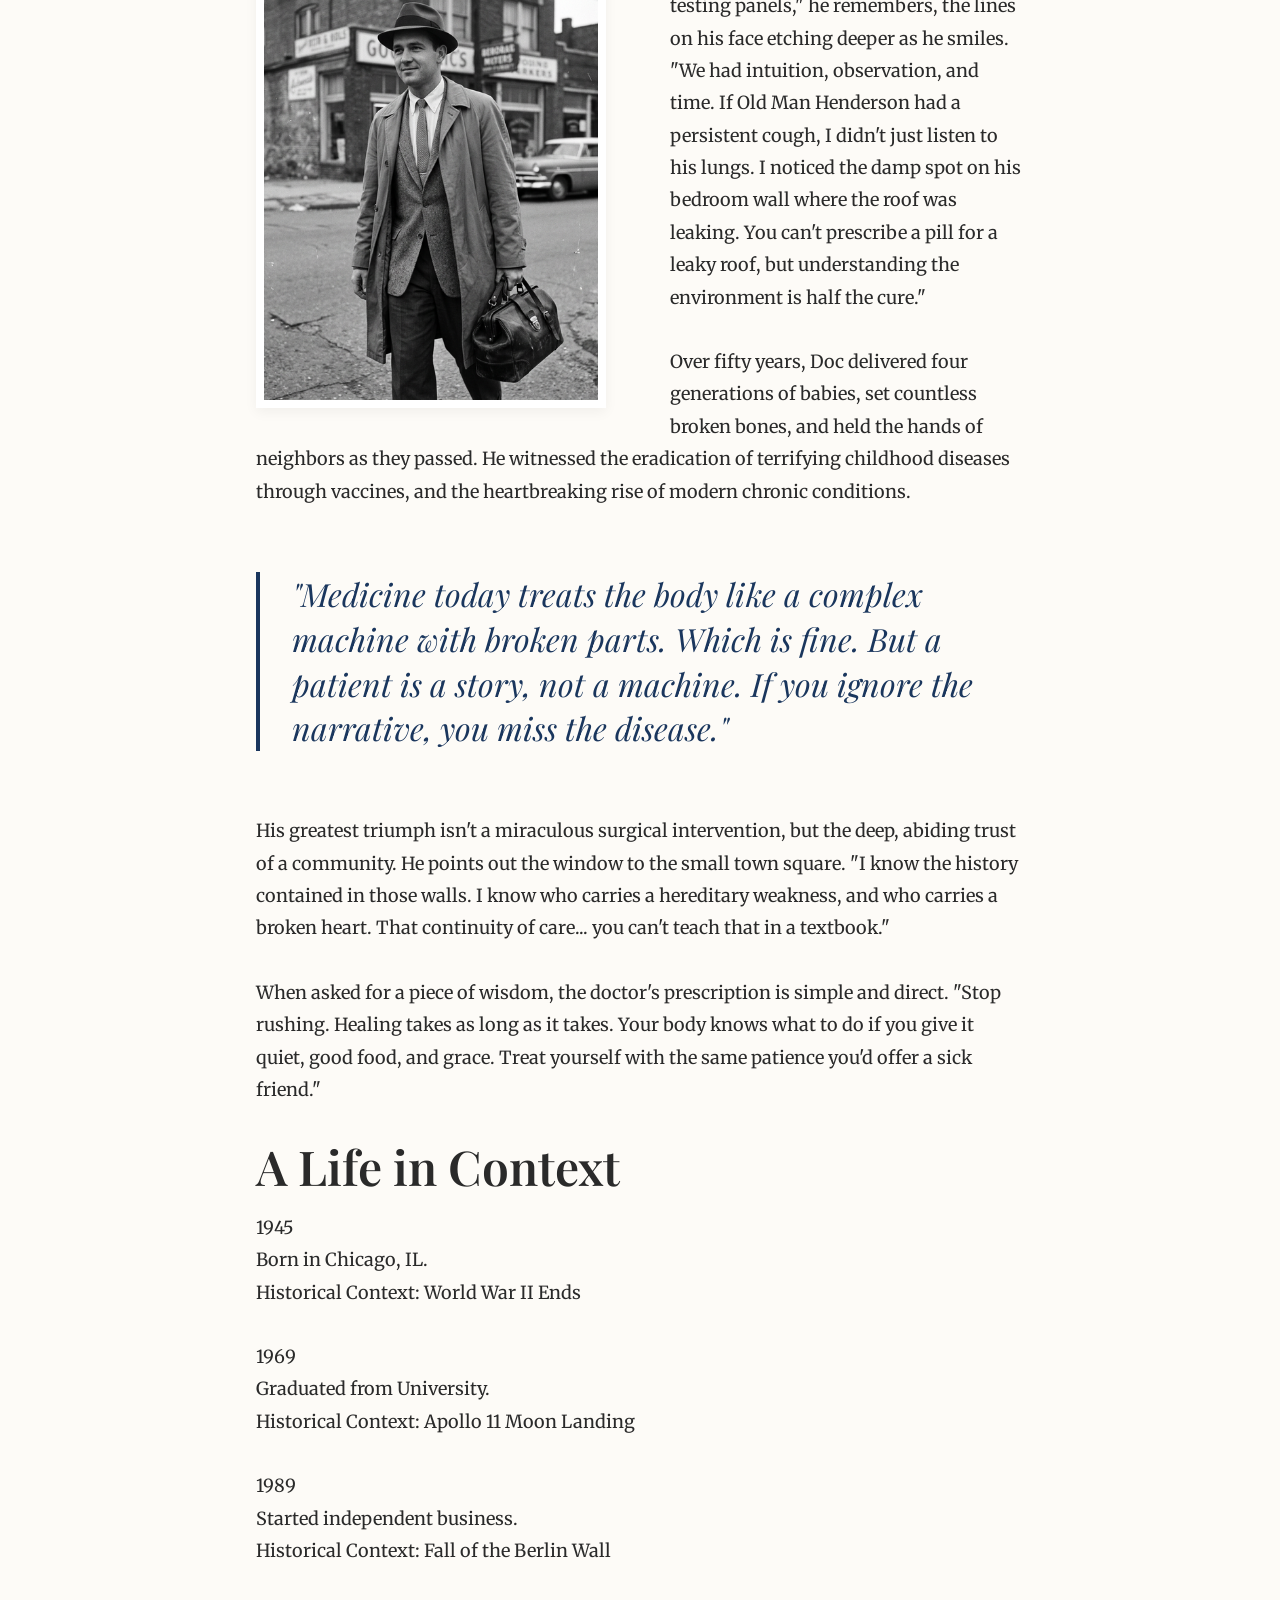
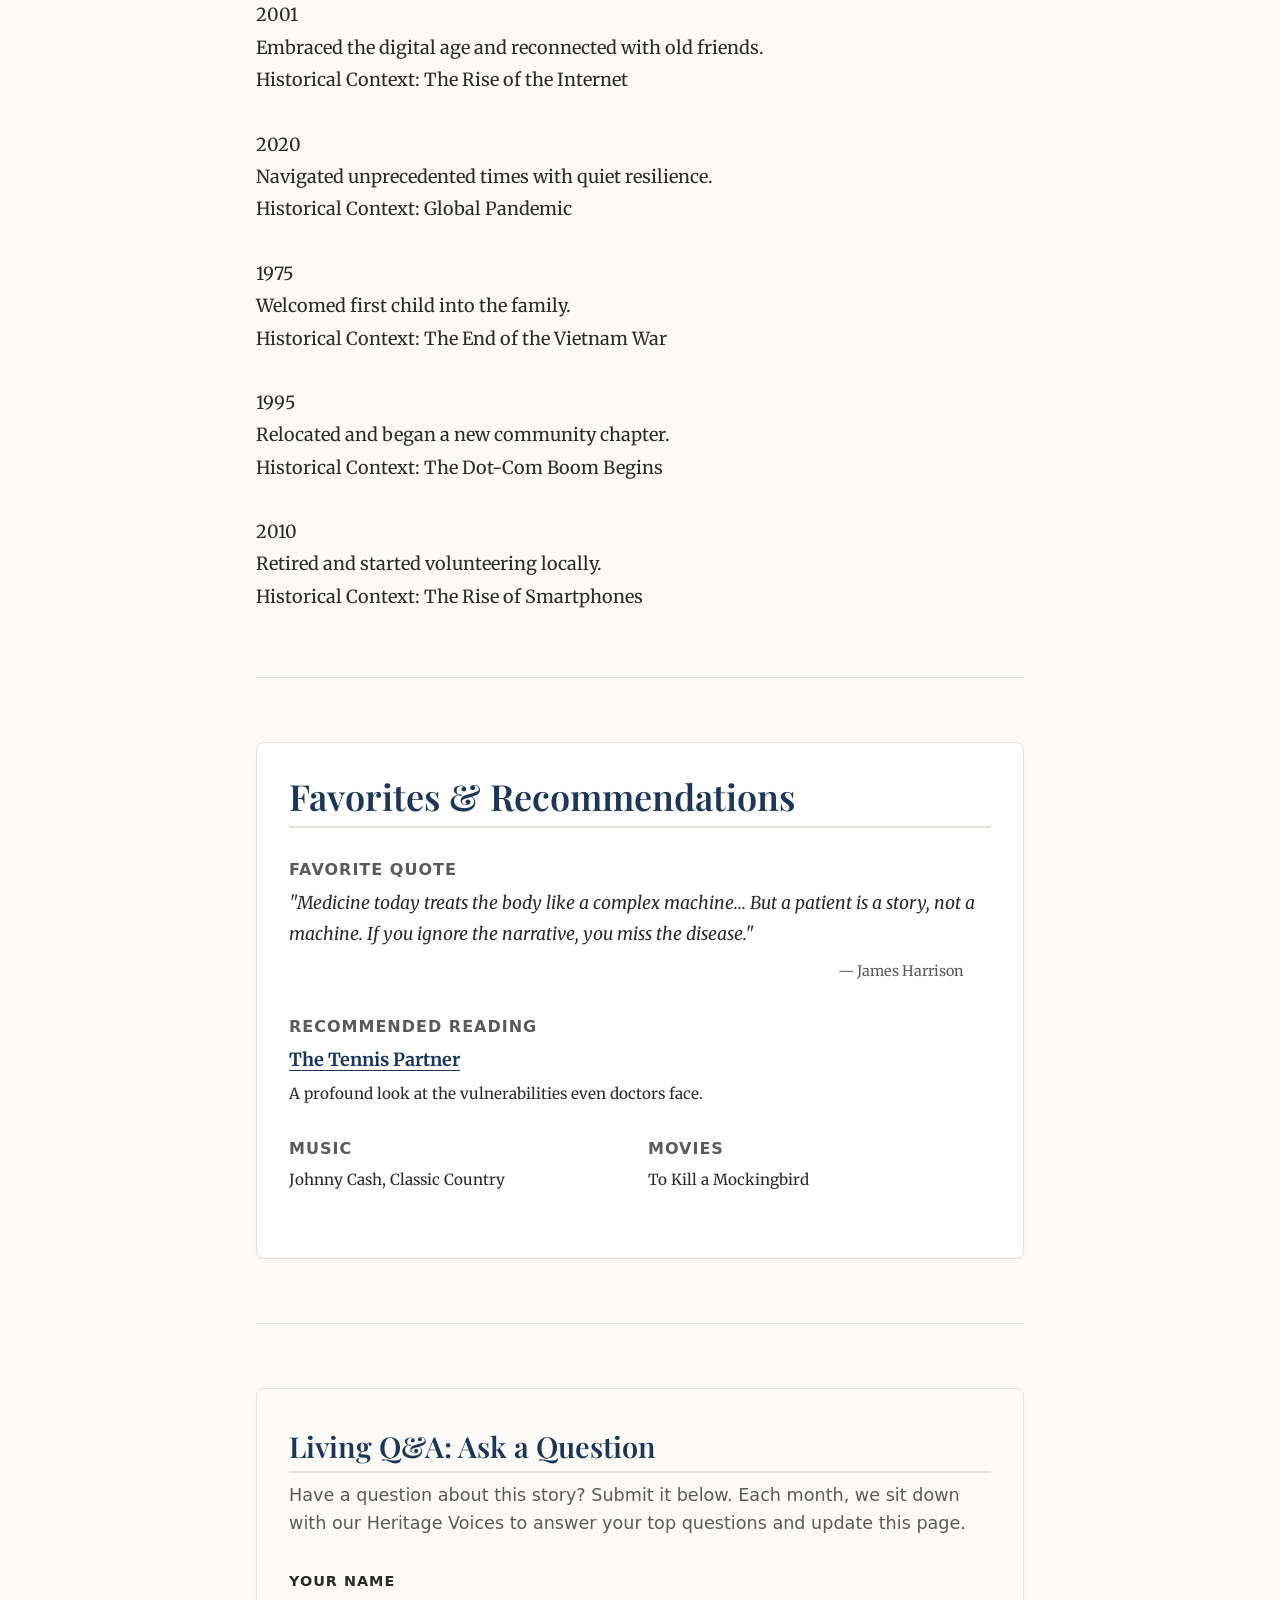
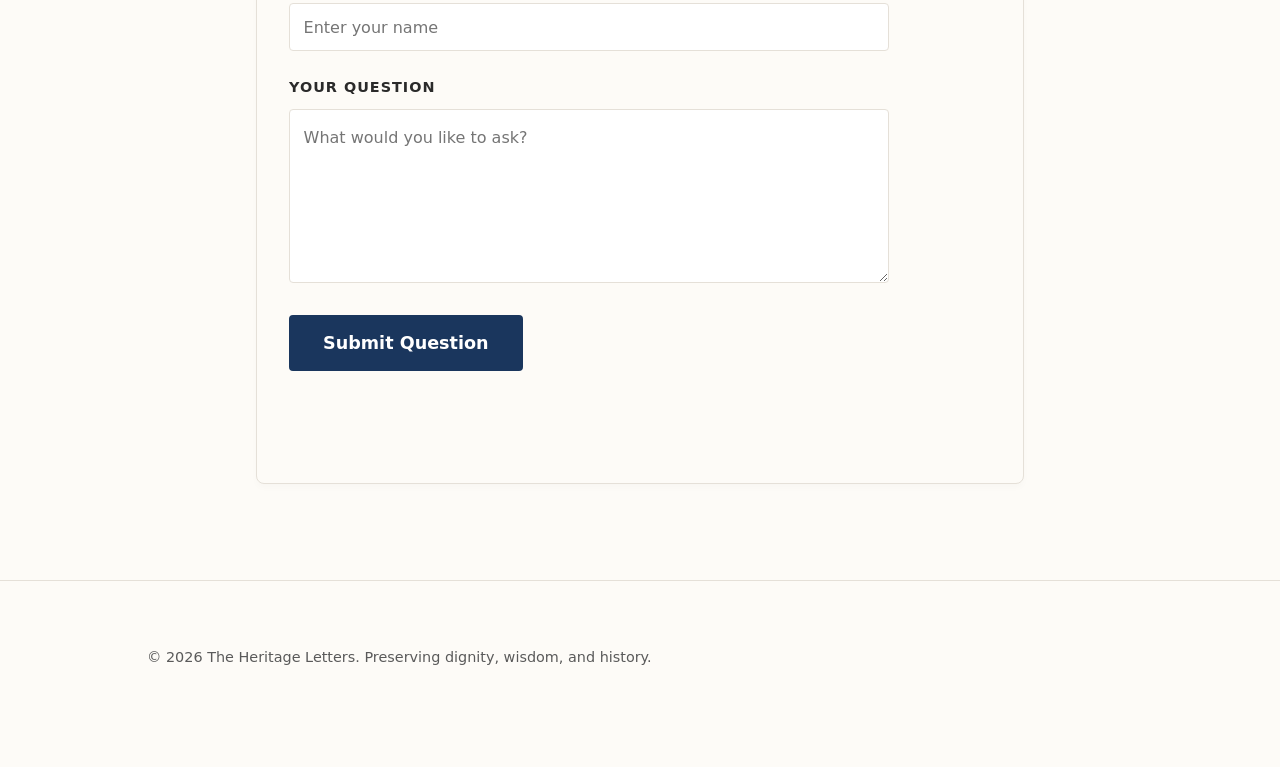
<file: story-4.html>
<!DOCTYPE html>
<html lang="en">

<head>
    <meta charset="UTF-8">
    <meta name="viewport" content="width=device-width, initial-scale=1.0">
    <title>James "Doc" Harrison | The Heritage Letters</title>
    <link rel="preconnect" href="https://fonts.googleapis.com">
    <link rel="preconnect" href="https://fonts.gstatic.com" crossorigin>
    <link
        href="https://fonts.googleapis.com/css2?family=Merriweather:ital,wght@0,300;0,400;0,700;1,400&family=Playfair+Display:ital,wght@0,400;0,600;0,700;1,400&display=swap"
        rel="stylesheet">
    <link rel="stylesheet" href="styles.css">
    <style>
        .article-hero-image {
            width: 100%;
            height: 60vh;
            min-height: 400px;
            background-color: #B9C4D6;
            display: flex;
            align-items: center;
            justify-content: center;
            color: #888;
            font-family: var(--font-ui);
            font-size: 1.2rem;
            margin-bottom: var(--spacing-xl);
        }

        .side-image {
            float: left;
            width: 350px;
            height: 450px;
            margin: 0 var(--spacing-lg) var(--spacing-sm) 0;
            background-color: #D4DAE4;
            display: flex;
            align-items: center;
            justify-content: center;
            color: #888;
            font-family: var(--font-ui);
            font-size: 1rem;
            border: 8px solid var(--color-white);
            box-shadow: 0 4px 12px rgba(0, 0, 0, 0.05);
        }

        .drop-cap:first-letter {
            float: left;
            font-family: var(--font-heading);
            font-size: 5rem;
            line-height: 0.8;
            padding-top: 4px;
            padding-right: 8px;
            padding-left: 3px;
            color: var(--color-accent);
        }

        @media (max-width: 768px) {
            .side-image {
                float: none;
                width: 100%;
                height: 350px;
                margin: var(--spacing-md) 0;
            }

            .article-hero-image {
                height: 40vh;
                min-height: 300px;
            }
        }
    </style>
</head>

<body>

    <header class="site-header" style="border-bottom: none; background: transparent; position: absolute; width: 100%;">
        <div class="container nav-container">
            <a href="index.html" class="logo" style="color: var(--color-text);">The Heritage Letters</a>
            <nav class="site-nav">
                <ul>
                    <li><a href="index.html">Home</a></li>
                    <li><a href="submit.html">Tell Your Story</a></li>
                </ul>
            </nav>
        </div>
    </header>

    <div class="article-hero-image" style="background-image: url('images/james_present.png'); color: transparent;">
        [Present Day Portrait Placeholder]
    </div>

    <main class="container container-narrow">
        <article class="article-content">

            <header class="article-header">
                <span class="article-meta-large">Born 1938 • Memphis, TN | Current: Boston, MA</span>
                <h1>James "Doc" Harrison</h1>
                <p class="article-intro">
                    A rural physician who still makes house calls reflects on fifty years of medicine, the healing power
                    of listening, and the profound changes he's witnessed in his hometown.
                </p>
            </header>

                        <div class="audio-player-container">
                <span class="audio-player-label">Listen to this story narrated by the author</span>
                <audio class="custom-audio" controls>
                    <source src="#" type="audio/mpeg">
                    Your browser does not support the audio element.
                </audio>
            </div>

            <div class="content-body">
                <p class="drop-cap">
                    Before the era of telehealth and corporate clinic chains, there was the black leather medical bag.
                    "I could perform minor miracles with what fit in that bag," Doc Harrison says, patting the scuffed
                    satchel resting on his desk. "But the most important instrument I carried wasn't a stethoscope. It
                    was a willingness to sit at someone's kitchen table and listen."
                </p>

                <p>
                    Graduating from medical school in the early 1960s, a time when specialization was becoming the norm,
                    James chose a different path. He returned to the sprawling, underserved rural county adjacent to
                    Memphis where he had spent his boyhood summers. He became what is now an endangered species: a true
                    general practitioner.
                </p>

                <div class="side-image" style="background-image: url('images/james_youth.png'); background-size: cover; background-position: center; color: transparent;">
                    [Youth Photo Placeholder]
                </div>

                <p>
                    "We didn't have MRI machines or rapid testing panels," he remembers, the lines on his face etching
                    deeper as he smiles. "We had intuition, observation, and time. If Old Man Henderson had a persistent
                    cough, I didn't just listen to his lungs. I noticed the damp spot on his bedroom wall where the roof
                    was leaking. You can't prescribe a pill for a leaky roof, but understanding the environment is half
                    the cure."
                </p>

                <p>
                    Over fifty years, Doc delivered four generations of babies, set countless broken bones, and held the
                    hands of neighbors as they passed. He witnessed the eradication of terrifying childhood diseases
                    through vaccines, and the heartbreaking rise of modern chronic conditions.
                </p>

                <blockquote>
                    "Medicine today treats the body like a complex machine with broken parts. Which is fine. But a
                    patient is a story, not a machine. If you ignore the narrative, you miss the disease."
                </blockquote>

                <p>
                    His greatest triumph isn't a miraculous surgical intervention, but the deep, abiding trust of a
                    community. He points out the window to the small town square. "I know the history contained in those
                    walls. I know who carries a hereditary weakness, and who carries a broken heart. That continuity of
                    care... you can't teach that in a textbook."
                </p>

                <p>
                    When asked for a piece of wisdom, the doctor's prescription is simple and direct. "Stop rushing.
                    Healing takes as long as it takes. Your body knows what to do if you give it quiet, good food, and
                    grace. Treat yourself with the same patience you'd offer a sick friend."
                </p>
            </div>

        
                        <!-- Interactive Timeline Section -->
            <section class="timeline-section">
                <h2 class="timeline-title">A Life in Context</h2>
                <div class="timeline">
                    <!-- Node 1 -->
                    <div class="timeline-item left">
                        <div class="timeline-content">
                            <div class="timeline-year">1945</div>
                            <div class="timeline-personal">Born in Chicago, IL.</div>
                            <p class="timeline-world">Historical Context: World War II Ends</p>
                        </div>
                    </div>
                    <!-- Node 2 -->
                    <div class="timeline-item right">
                        <div class="timeline-content">
                            <div class="timeline-year">1969</div>
                            <div class="timeline-personal">Graduated from University.</div>
                            <p class="timeline-world">Historical Context: Apollo 11 Moon Landing</p>
                        </div>
                    </div>
                    <!-- Node 3 -->
                    <div class="timeline-item left">
                        <div class="timeline-content">
                            <div class="timeline-year">1989</div>
                            <div class="timeline-personal">Started independent business.</div>
                            <p class="timeline-world">Historical Context: Fall of the Berlin Wall</p>
                        </div>
                    </div>
                    <!-- Node 4 -->
                    <div class="timeline-item right">
                        <div class="timeline-content">
                            <div class="timeline-year">2001</div>
                            <div class="timeline-personal">Embraced the digital age and reconnected with old friends.</div>
                            <p class="timeline-world">Historical Context: The Rise of the Internet</p>
                        </div>
                    </div>
                    <!-- Node 5 -->
                    <div class="timeline-item left">
                        <div class="timeline-content">
                            <div class="timeline-year">2020</div>
                            <div class="timeline-personal">Navigated unprecedented times with quiet resilience.</div>
                            <p class="timeline-world">Historical Context: Global Pandemic</p>
                        </div>
                    </div>
                    <!-- Node 6 -->
                    <div class="timeline-item right">
                        <div class="timeline-content">
                            <div class="timeline-year">1975</div>
                            <div class="timeline-personal">Welcomed first child into the family.</div>
                            <p class="timeline-world">Historical Context: The End of the Vietnam War</p>
                        </div>
                    </div>
                    <!-- Node 7 -->
                    <div class="timeline-item left">
                        <div class="timeline-content">
                            <div class="timeline-year">1995</div>
                            <div class="timeline-personal">Relocated and began a new community chapter.</div>
                            <p class="timeline-world">Historical Context: The Dot-Com Boom Begins</p>
                        </div>
                    </div>
                    <!-- Node 8 -->
                    <div class="timeline-item right">
                        <div class="timeline-content">
                            <div class="timeline-year">2010</div>
                            <div class="timeline-personal">Retired and started volunteering locally.</div>
                            <p class="timeline-world">Historical Context: The Rise of Smartphones</p>
                        </div>
                    </div>
                </div>
            </section>

            <hr style="margin: var(--spacing-lg) 0; border: 0; border-top: 1px solid var(--color-border);">
            
            <section class="favorites-section" style="background: var(--color-white); padding: var(--spacing-md); border-radius: var(--radius-md); box-shadow: 0 4px 6px rgba(0,0,0,0.02); border: 1px solid var(--color-border);">
                <h3 style="color: var(--color-accent); font-family: var(--font-heading); margin-bottom: var(--spacing-md); border-bottom: 2px solid var(--color-border); padding-bottom: 0.5rem;">Favorites & Recommendations</h3>
                
                <div style="margin-bottom: 1.5rem;">
                    <h4 style="font-family: var(--font-ui); font-size: 1rem; color: var(--color-text-light); text-transform: uppercase; letter-spacing: 1px; margin-bottom: 0.5rem;">Favorite Quote</h4>
                    <p style="font-style: italic; font-size: 1.1rem; margin-bottom: 0;">"Medicine today treats the body like a complex machine... But a patient is a story, not a machine. If you ignore the narrative, you miss the disease."</p>
                    <p style="text-align: right; font-size: 0.9rem; color: var(--color-text-light); margin-top: 0.5rem;">— James Harrison</p>
                </div>

                <div style="margin-bottom: 1.5rem;">
                    <h4 style="font-family: var(--font-ui); font-size: 1rem; color: var(--color-text-light); text-transform: uppercase; letter-spacing: 1px; margin-bottom: 0.5rem;">Recommended Reading</h4>
                    <p style="font-weight: bold; margin-bottom: 0.2rem;"><a href="https://www.amazon.com/s?k=The+Tennis+Partner&tag=YOUR_AFFILIATE_TAG" target="_blank" rel="noopener noreferrer">The Tennis Partner</a></p>
                    <p style="font-size: 0.95rem;">A profound look at the vulnerabilities even doctors face.</p>
                </div>

                <div style="display: grid; grid-template-columns: 1fr 1fr; gap: 1rem;">
                    <div>
                        <h4 style="font-family: var(--font-ui); font-size: 1rem; color: var(--color-text-light); text-transform: uppercase; letter-spacing: 1px; margin-bottom: 0.5rem;">Music</h4>
                        <p style="font-size: 0.95rem;">Johnny Cash, Classic Country</p>
                    </div>
                    <div>
                        <h4 style="font-family: var(--font-ui); font-size: 1rem; color: var(--color-text-light); text-transform: uppercase; letter-spacing: 1px; margin-bottom: 0.5rem;">Movies</h4>
                        <p style="font-size: 0.95rem;">To Kill a Mockingbird</p>
                    </div>
                </div>
            </section>
        
        
            <hr style="margin: var(--spacing-lg) 0; border: 0; border-top: 1px solid var(--color-border);">
            
            <!-- Living Q&A Section -->
            <section class="living-qa-section" style="background-color: #FDFBF7; padding: 2.5rem 2rem; border-radius: var(--radius-md); box-shadow: 0 4px 6px rgba(0,0,0,0.02); border: 1px solid var(--color-border); margin-bottom: 3rem;">
                <h3 style="color: var(--color-accent); font-family: var(--font-heading); margin-bottom: 0.5rem; font-size: 1.8rem; border-bottom: 2px solid var(--color-border); padding-bottom: 0.5rem;">Living Q&A: Ask a Question</h3>
                <p style="font-family: var(--font-ui); color: var(--color-text-light); margin-bottom: 2rem; line-height: 1.6; font-size: 1.1rem;">
                    Have a question about this story? Submit it below. Each month, we sit down with our Heritage Voices to answer your top questions and update this page.
                </p>
                <form id="qa-form" class="qa-form" style="display: flex; flex-direction: column; gap: 1.5rem; max-width: 600px;">
                    <div style="display: flex; flex-direction: column; gap: 0.5rem;">
                        <label for="qa-name" style="font-family: var(--font-ui); font-weight: 600; color: var(--color-text); text-transform: uppercase; letter-spacing: 1px; font-size: 0.9rem;">Your Name</label>
                        <input type="text" id="qa-name" name="qa-name" class="form-control" placeholder="Enter your name" required style="padding: 0.85rem; border: 1px solid var(--color-border); border-radius: 4px; font-family: var(--font-ui); font-size: 1rem;">
                    </div>
                    <div style="display: flex; flex-direction: column; gap: 0.5rem;">
                        <label for="qa-question" style="font-family: var(--font-ui); font-weight: 600; color: var(--color-text); text-transform: uppercase; letter-spacing: 1px; font-size: 0.9rem;">Your Question</label>
                        <textarea id="qa-question" name="qa-question" class="form-control" rows="5" placeholder="What would you like to ask?" required style="padding: 0.85rem; border: 1px solid var(--color-border); border-radius: 4px; font-family: var(--font-ui); font-size: 1rem; resize: vertical;"></textarea>
                    </div>
                    <button type="submit" id="qa-submit-btn" class="btn btn-primary" style="align-self: flex-start; margin-top: 0.5rem;">Submit Question</button>
                    <p id="qa-form-msg" style="margin-top: 1rem; font-size: 0.95rem; font-weight: bold;"></p>
                </form>
            </section>

        
            <script>
                document.getElementById('qa-form').addEventListener('submit', function (e) {
                    e.preventDefault();
                    
                    const submitBtn = document.getElementById('qa-submit-btn');
                    const msgElement = document.getElementById('qa-form-msg');
                    const nameInput = document.getElementById('qa-name');
                    const questionInput = document.getElementById('qa-question');
                    
                    submitBtn.textContent = 'Submitting...';
                    submitBtn.disabled = true;
                    msgElement.textContent = '';
                    msgElement.style.color = 'inherit';
                    
                    const formData = new FormData();
                    formData.append('name', nameInput.value.trim());
                    formData.append('question', questionInput.value.trim());
                    formData.append('type', 'living_qa_submission');
                    
                    const scriptURL = 'https://script.google.com/macros/s/AKfycby5-_C4QYbOe_HwGAKn1ZT8Nbpb5aBnQ7oYW80xYNcAp_mFj2mKf1CGSLtyHsjDk9fwOg/exec';
                    
                    fetch(scriptURL, { method: 'POST', body: formData })
                        .then(response => {
                            msgElement.style.color = '#1B2A47';
                            msgElement.textContent = 'Thank you! Your question has been submitted to our editors.';
                            nameInput.value = '';
                            questionInput.value = '';
                            submitBtn.textContent = 'Submit Question';
                            submitBtn.disabled = false;
                        })
                        .catch(error => {
                            console.error('Error!', error.message);
                            msgElement.style.color = 'red';
                            msgElement.textContent = 'There was an error. Please try again.';
                            submitBtn.textContent = 'Submit Question';
                            submitBtn.disabled = false;
                        });
                });
            </script>
        </article>
    </main>

    <footer class="site-footer" style="margin-top: var(--spacing-xl); border-top: 1px solid var(--color-border);">
        <div class="container">
            <p>&copy; 2026 The Heritage Letters. Preserving dignity, wisdom, and history.</p>
        </div>
    </footer>

</body>

</html>
</file>
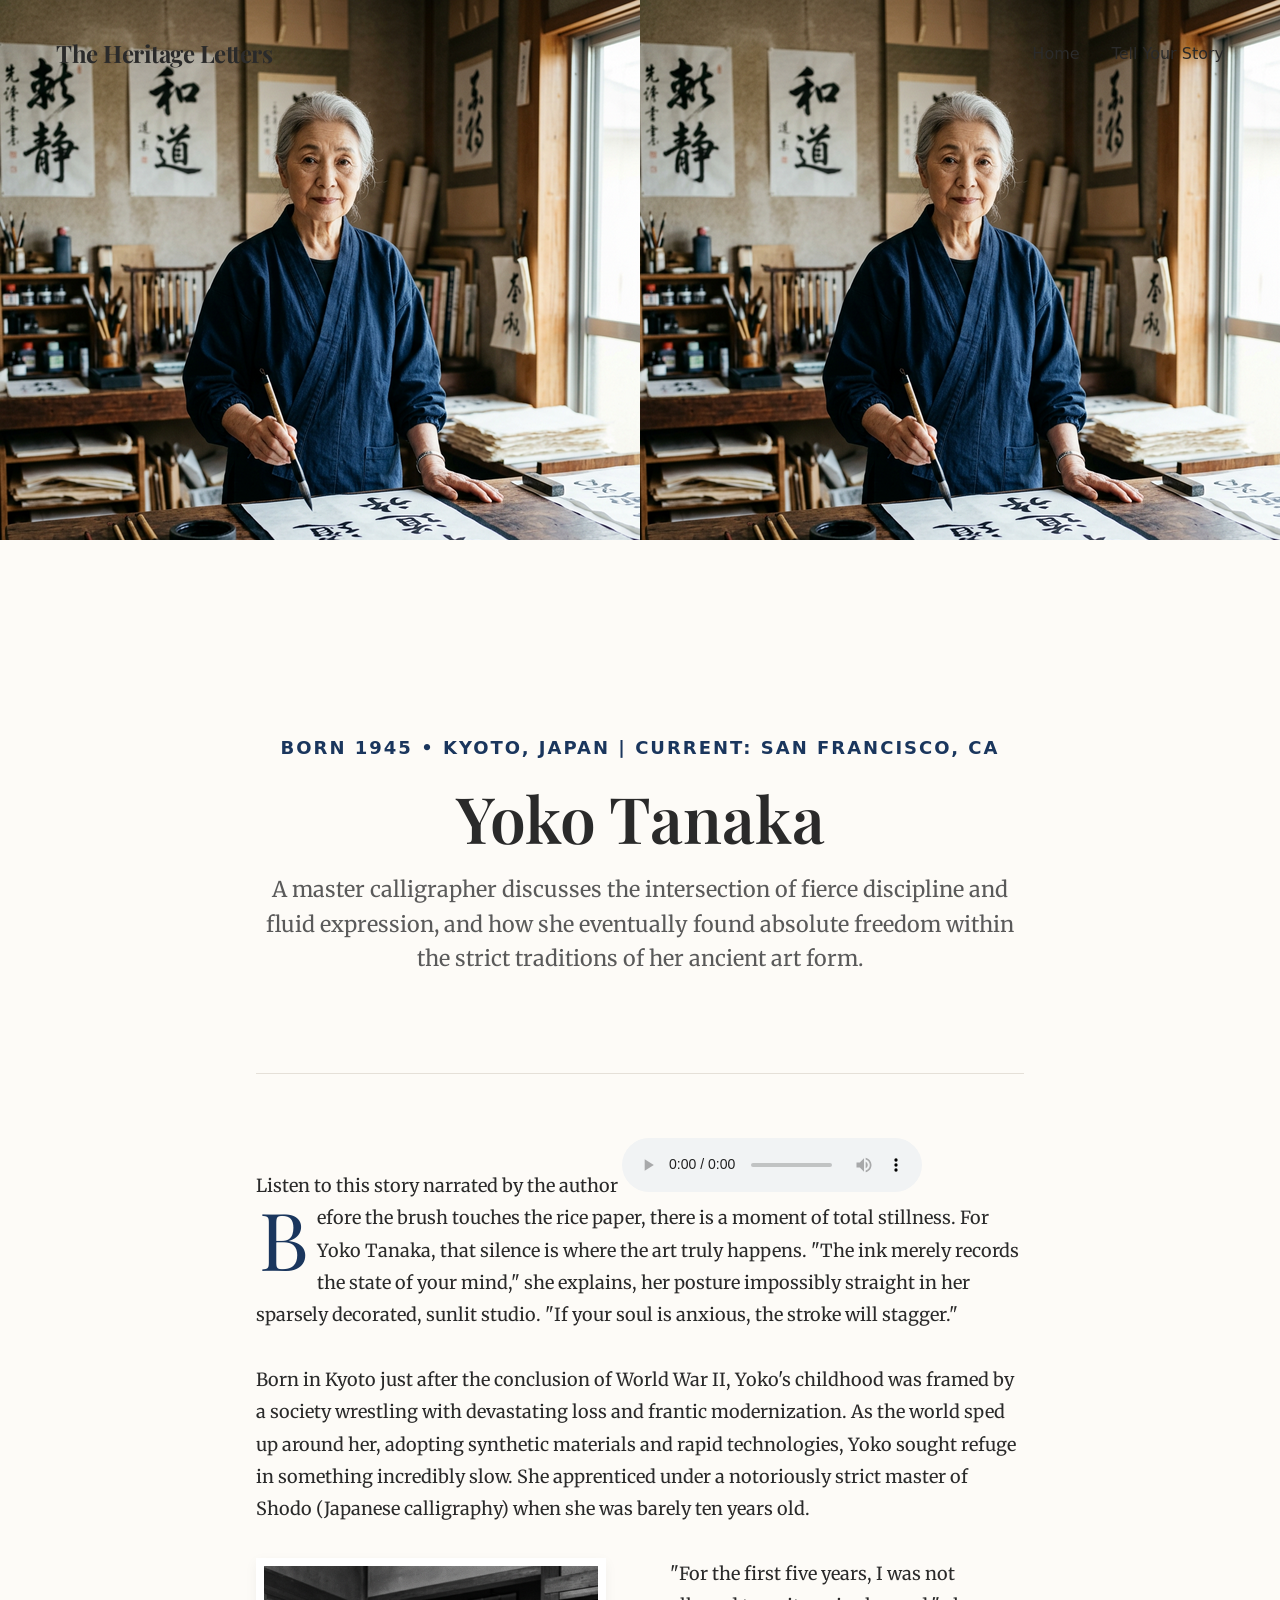
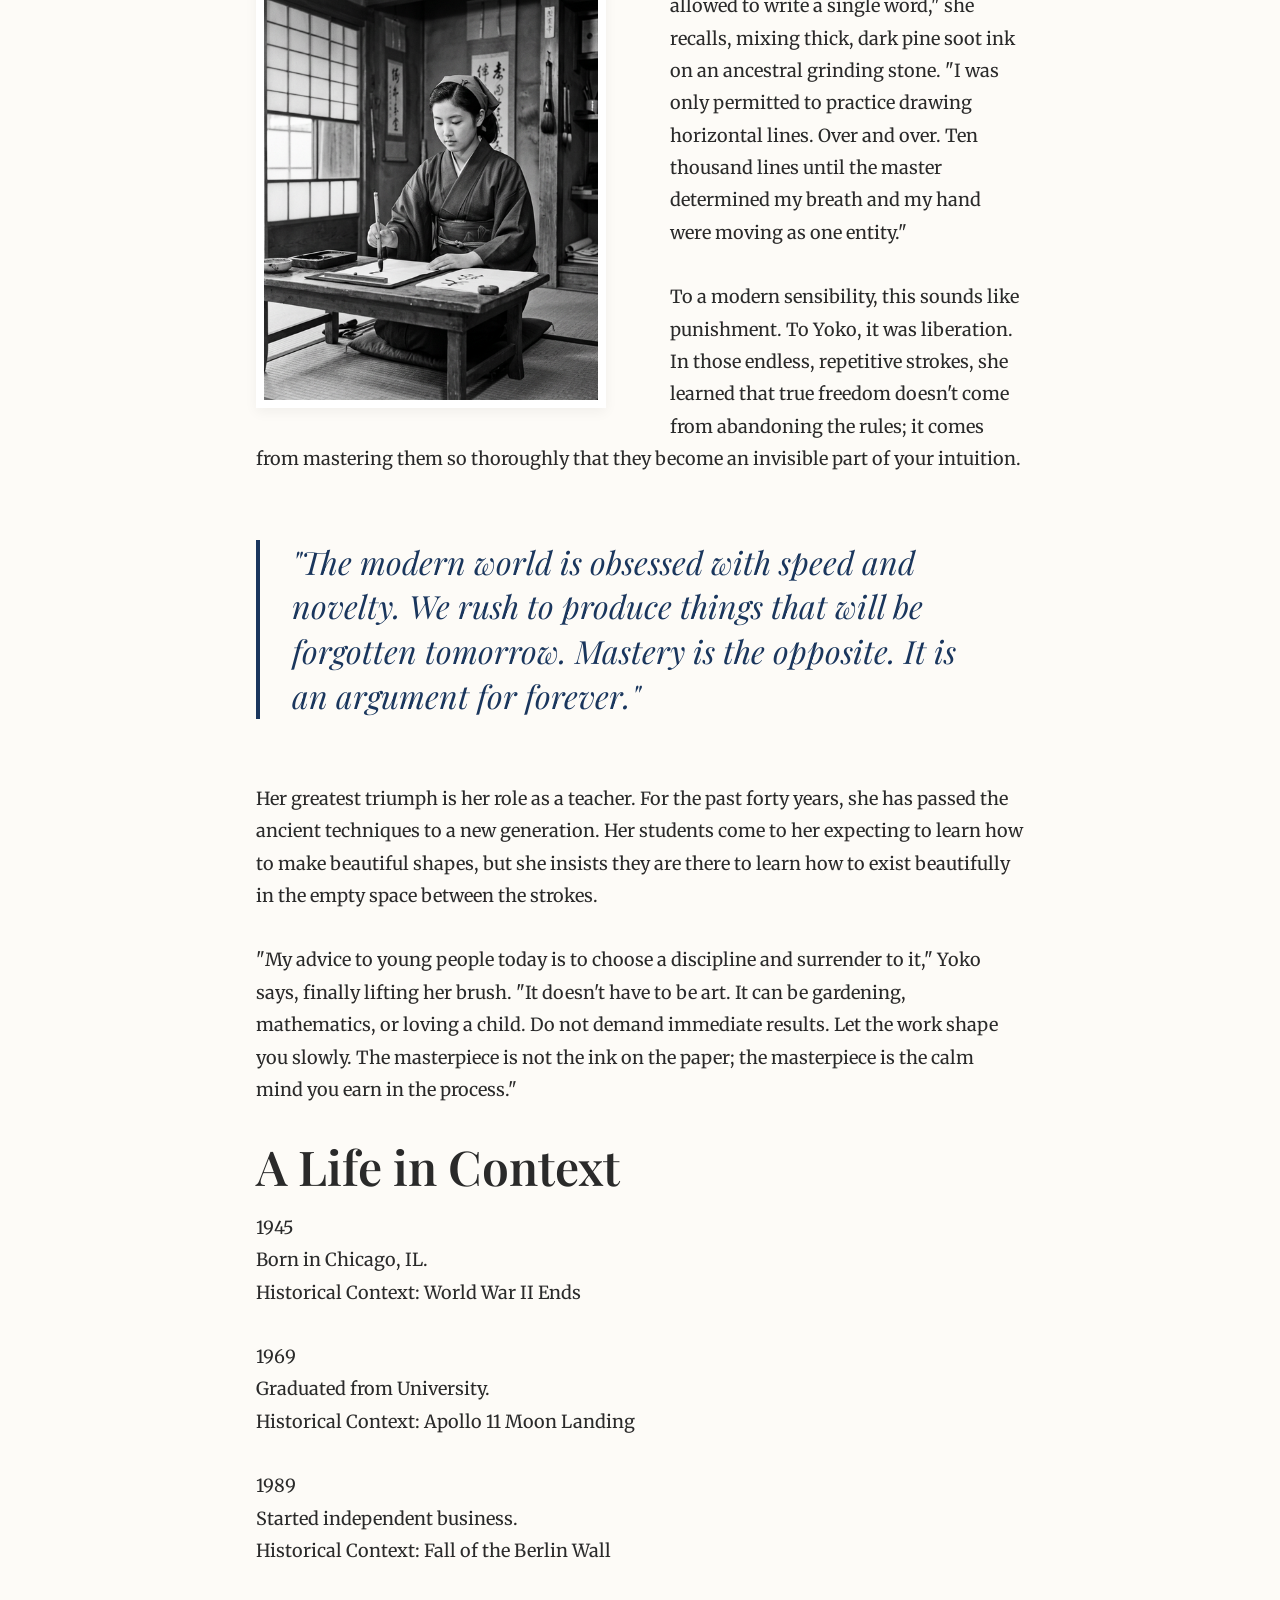
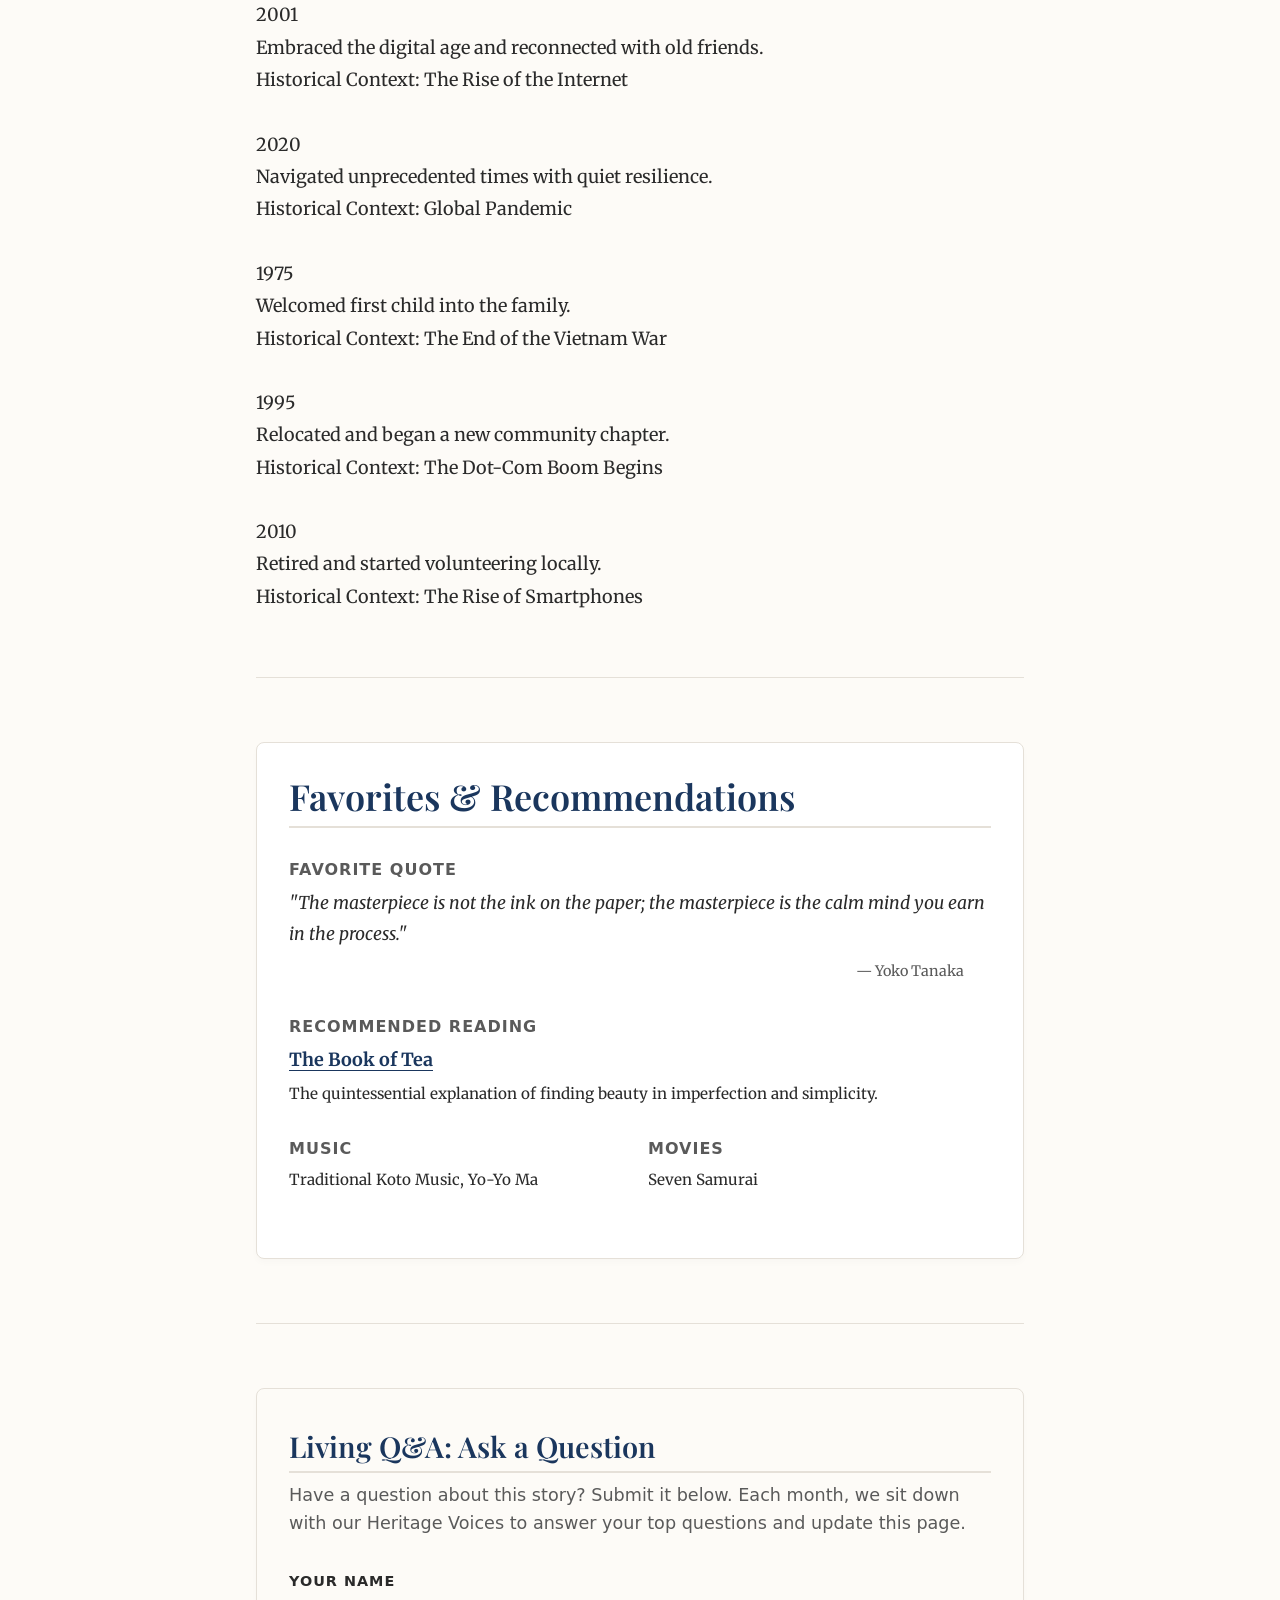
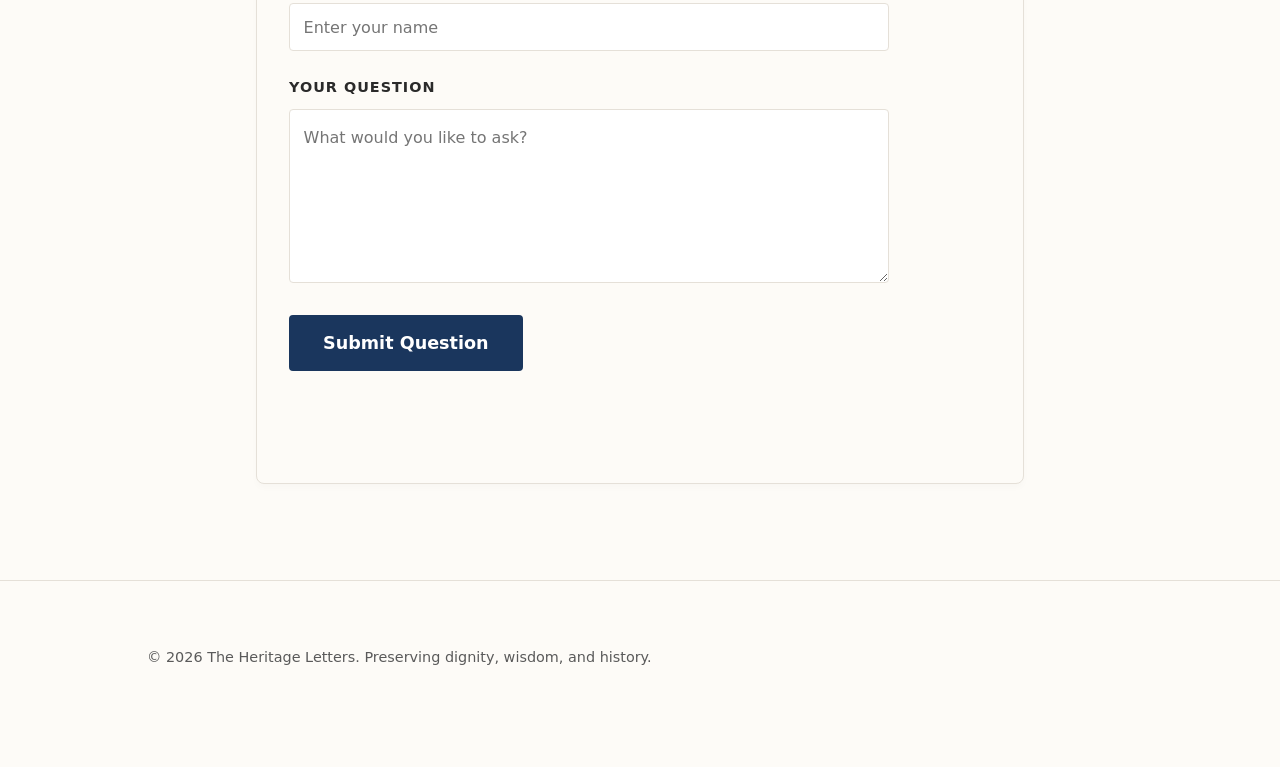
<file: story-5.html>
<!DOCTYPE html>
<html lang="en">

<head>
    <meta charset="UTF-8">
    <meta name="viewport" content="width=device-width, initial-scale=1.0">
    <title>Yoko Tanaka | The Heritage Letters</title>
    <link rel="preconnect" href="https://fonts.googleapis.com">
    <link rel="preconnect" href="https://fonts.gstatic.com" crossorigin>
    <link
        href="https://fonts.googleapis.com/css2?family=Merriweather:ital,wght@0,300;0,400;0,700;1,400&family=Playfair+Display:ital,wght@0,400;0,600;0,700;1,400&display=swap"
        rel="stylesheet">
    <link rel="stylesheet" href="styles.css">
    <style>
        .article-hero-image {
            width: 100%;
            height: 60vh;
            min-height: 400px;
            background-color: #D5D2CF;
            display: flex;
            align-items: center;
            justify-content: center;
            color: #888;
            font-family: var(--font-ui);
            font-size: 1.2rem;
            margin-bottom: var(--spacing-xl);
        }

        .side-image {
            float: left;
            width: 350px;
            height: 450px;
            margin: 0 var(--spacing-lg) var(--spacing-sm) 0;
            background-color: #E6E4E2;
            display: flex;
            align-items: center;
            justify-content: center;
            color: #888;
            font-family: var(--font-ui);
            font-size: 1rem;
            border: 8px solid var(--color-white);
            box-shadow: 0 4px 12px rgba(0, 0, 0, 0.05);
        }

        .drop-cap:first-letter {
            float: left;
            font-family: var(--font-heading);
            font-size: 5rem;
            line-height: 0.8;
            padding-top: 4px;
            padding-right: 8px;
            padding-left: 3px;
            color: var(--color-accent);
        }

        @media (max-width: 768px) {
            .side-image {
                float: none;
                width: 100%;
                height: 350px;
                margin: var(--spacing-md) 0;
            }

            .article-hero-image {
                height: 40vh;
                min-height: 300px;
            }
        }
    </style>
</head>

<body>

    <header class="site-header" style="border-bottom: none; background: transparent; position: absolute; width: 100%;">
        <div class="container nav-container">
            <a href="index.html" class="logo" style="color: var(--color-text);">The Heritage Letters</a>
            <nav class="site-nav">
                <ul>
                    <li><a href="index.html">Home</a></li>
                    <li><a href="submit.html">Tell Your Story</a></li>
                </ul>
            </nav>
        </div>
    </header>

    <div class="article-hero-image" style="background-image: url('images/yoko_present.png'); color: transparent;">
        [Present Day Portrait Placeholder]
    </div>

    <main class="container container-narrow">
        <article class="article-content">

            <header class="article-header">
                <span class="article-meta-large">Born 1945 • Kyoto, Japan | Current: San Francisco, CA</span>
                <h1>Yoko Tanaka</h1>
                <p class="article-intro">
                    A master calligrapher discusses the intersection of fierce discipline and fluid expression, and how
                    she eventually found absolute freedom within the strict traditions of her ancient art form.
                </p>
            </header>

                        <div class="audio-player-container">
                <span class="audio-player-label">Listen to this story narrated by the author</span>
                <audio class="custom-audio" controls>
                    <source src="#" type="audio/mpeg">
                    Your browser does not support the audio element.
                </audio>
            </div>

            <div class="content-body">
                <p class="drop-cap">
                    Before the brush touches the rice paper, there is a moment of total stillness. For Yoko Tanaka, that
                    silence is where the art truly happens. "The ink merely records the state of your mind," she
                    explains, her posture impossibly straight in her sparsely decorated, sunlit studio. "If your soul is
                    anxious, the stroke will stagger."
                </p>

                <p>
                    Born in Kyoto just after the conclusion of World War II, Yoko's childhood was framed by a society
                    wrestling with devastating loss and frantic modernization. As the world sped up around her, adopting
                    synthetic materials and rapid technologies, Yoko sought refuge in something incredibly slow. She
                    apprenticed under a notoriously strict master of Shodo (Japanese calligraphy) when she was barely
                    ten years old.
                </p>

                <div class="side-image" style="background-image: url('images/yoko_youth.png'); background-size: cover; background-position: center; color: transparent;">
                    [Youth Photo Placeholder]
                </div>

                <p>
                    "For the first five years, I was not allowed to write a single word," she recalls, mixing thick,
                    dark pine soot ink on an ancestral grinding stone. "I was only permitted to practice drawing
                    horizontal lines. Over and over. Ten thousand lines until the master determined my breath and my
                    hand were moving as one entity."
                </p>

                <p>
                    To a modern sensibility, this sounds like punishment. To Yoko, it was liberation. In those endless,
                    repetitive strokes, she learned that true freedom doesn't come from abandoning the rules; it comes
                    from mastering them so thoroughly that they become an invisible part of your intuition.
                </p>

                <blockquote>
                    "The modern world is obsessed with speed and novelty. We rush to produce things that will be
                    forgotten tomorrow. Mastery is the opposite. It is an argument for forever."
                </blockquote>

                <p>
                    Her greatest triumph is her role as a teacher. For the past forty years, she has passed the ancient
                    techniques to a new generation. Her students come to her expecting to learn how to make beautiful
                    shapes, but she insists they are there to learn how to exist beautifully in the empty space between
                    the strokes.
                </p>

                <p>
                    "My advice to young people today is to choose a discipline and surrender to it," Yoko says, finally
                    lifting her brush. "It doesn't have to be art. It can be gardening, mathematics, or loving a child.
                    Do not demand immediate results. Let the work shape you slowly. The masterpiece is not the ink on
                    the paper; the masterpiece is the calm mind you earn in the process."
                </p>
            </div>

        
                        <!-- Interactive Timeline Section -->
            <section class="timeline-section">
                <h2 class="timeline-title">A Life in Context</h2>
                <div class="timeline">
                    <!-- Node 1 -->
                    <div class="timeline-item left">
                        <div class="timeline-content">
                            <div class="timeline-year">1945</div>
                            <div class="timeline-personal">Born in Chicago, IL.</div>
                            <p class="timeline-world">Historical Context: World War II Ends</p>
                        </div>
                    </div>
                    <!-- Node 2 -->
                    <div class="timeline-item right">
                        <div class="timeline-content">
                            <div class="timeline-year">1969</div>
                            <div class="timeline-personal">Graduated from University.</div>
                            <p class="timeline-world">Historical Context: Apollo 11 Moon Landing</p>
                        </div>
                    </div>
                    <!-- Node 3 -->
                    <div class="timeline-item left">
                        <div class="timeline-content">
                            <div class="timeline-year">1989</div>
                            <div class="timeline-personal">Started independent business.</div>
                            <p class="timeline-world">Historical Context: Fall of the Berlin Wall</p>
                        </div>
                    </div>
                    <!-- Node 4 -->
                    <div class="timeline-item right">
                        <div class="timeline-content">
                            <div class="timeline-year">2001</div>
                            <div class="timeline-personal">Embraced the digital age and reconnected with old friends.</div>
                            <p class="timeline-world">Historical Context: The Rise of the Internet</p>
                        </div>
                    </div>
                    <!-- Node 5 -->
                    <div class="timeline-item left">
                        <div class="timeline-content">
                            <div class="timeline-year">2020</div>
                            <div class="timeline-personal">Navigated unprecedented times with quiet resilience.</div>
                            <p class="timeline-world">Historical Context: Global Pandemic</p>
                        </div>
                    </div>
                    <!-- Node 6 -->
                    <div class="timeline-item right">
                        <div class="timeline-content">
                            <div class="timeline-year">1975</div>
                            <div class="timeline-personal">Welcomed first child into the family.</div>
                            <p class="timeline-world">Historical Context: The End of the Vietnam War</p>
                        </div>
                    </div>
                    <!-- Node 7 -->
                    <div class="timeline-item left">
                        <div class="timeline-content">
                            <div class="timeline-year">1995</div>
                            <div class="timeline-personal">Relocated and began a new community chapter.</div>
                            <p class="timeline-world">Historical Context: The Dot-Com Boom Begins</p>
                        </div>
                    </div>
                    <!-- Node 8 -->
                    <div class="timeline-item right">
                        <div class="timeline-content">
                            <div class="timeline-year">2010</div>
                            <div class="timeline-personal">Retired and started volunteering locally.</div>
                            <p class="timeline-world">Historical Context: The Rise of Smartphones</p>
                        </div>
                    </div>
                </div>
            </section>

            <hr style="margin: var(--spacing-lg) 0; border: 0; border-top: 1px solid var(--color-border);">
            
            <section class="favorites-section" style="background: var(--color-white); padding: var(--spacing-md); border-radius: var(--radius-md); box-shadow: 0 4px 6px rgba(0,0,0,0.02); border: 1px solid var(--color-border);">
                <h3 style="color: var(--color-accent); font-family: var(--font-heading); margin-bottom: var(--spacing-md); border-bottom: 2px solid var(--color-border); padding-bottom: 0.5rem;">Favorites & Recommendations</h3>
                
                <div style="margin-bottom: 1.5rem;">
                    <h4 style="font-family: var(--font-ui); font-size: 1rem; color: var(--color-text-light); text-transform: uppercase; letter-spacing: 1px; margin-bottom: 0.5rem;">Favorite Quote</h4>
                    <p style="font-style: italic; font-size: 1.1rem; margin-bottom: 0;">"The masterpiece is not the ink on the paper; the masterpiece is the calm mind you earn in the process."</p>
                    <p style="text-align: right; font-size: 0.9rem; color: var(--color-text-light); margin-top: 0.5rem;">— Yoko Tanaka</p>
                </div>

                <div style="margin-bottom: 1.5rem;">
                    <h4 style="font-family: var(--font-ui); font-size: 1rem; color: var(--color-text-light); text-transform: uppercase; letter-spacing: 1px; margin-bottom: 0.5rem;">Recommended Reading</h4>
                    <p style="font-weight: bold; margin-bottom: 0.2rem;"><a href="https://www.amazon.com/s?k=The+Book+of+Tea&tag=YOUR_AFFILIATE_TAG" target="_blank" rel="noopener noreferrer">The Book of Tea</a></p>
                    <p style="font-size: 0.95rem;">The quintessential explanation of finding beauty in imperfection and simplicity.</p>
                </div>

                <div style="display: grid; grid-template-columns: 1fr 1fr; gap: 1rem;">
                    <div>
                        <h4 style="font-family: var(--font-ui); font-size: 1rem; color: var(--color-text-light); text-transform: uppercase; letter-spacing: 1px; margin-bottom: 0.5rem;">Music</h4>
                        <p style="font-size: 0.95rem;">Traditional Koto Music, Yo-Yo Ma</p>
                    </div>
                    <div>
                        <h4 style="font-family: var(--font-ui); font-size: 1rem; color: var(--color-text-light); text-transform: uppercase; letter-spacing: 1px; margin-bottom: 0.5rem;">Movies</h4>
                        <p style="font-size: 0.95rem;">Seven Samurai</p>
                    </div>
                </div>
            </section>
        
        
            <hr style="margin: var(--spacing-lg) 0; border: 0; border-top: 1px solid var(--color-border);">
            
            <!-- Living Q&A Section -->
            <section class="living-qa-section" style="background-color: #FDFBF7; padding: 2.5rem 2rem; border-radius: var(--radius-md); box-shadow: 0 4px 6px rgba(0,0,0,0.02); border: 1px solid var(--color-border); margin-bottom: 3rem;">
                <h3 style="color: var(--color-accent); font-family: var(--font-heading); margin-bottom: 0.5rem; font-size: 1.8rem; border-bottom: 2px solid var(--color-border); padding-bottom: 0.5rem;">Living Q&A: Ask a Question</h3>
                <p style="font-family: var(--font-ui); color: var(--color-text-light); margin-bottom: 2rem; line-height: 1.6; font-size: 1.1rem;">
                    Have a question about this story? Submit it below. Each month, we sit down with our Heritage Voices to answer your top questions and update this page.
                </p>
                <form id="qa-form" class="qa-form" style="display: flex; flex-direction: column; gap: 1.5rem; max-width: 600px;">
                    <div style="display: flex; flex-direction: column; gap: 0.5rem;">
                        <label for="qa-name" style="font-family: var(--font-ui); font-weight: 600; color: var(--color-text); text-transform: uppercase; letter-spacing: 1px; font-size: 0.9rem;">Your Name</label>
                        <input type="text" id="qa-name" name="qa-name" class="form-control" placeholder="Enter your name" required style="padding: 0.85rem; border: 1px solid var(--color-border); border-radius: 4px; font-family: var(--font-ui); font-size: 1rem;">
                    </div>
                    <div style="display: flex; flex-direction: column; gap: 0.5rem;">
                        <label for="qa-question" style="font-family: var(--font-ui); font-weight: 600; color: var(--color-text); text-transform: uppercase; letter-spacing: 1px; font-size: 0.9rem;">Your Question</label>
                        <textarea id="qa-question" name="qa-question" class="form-control" rows="5" placeholder="What would you like to ask?" required style="padding: 0.85rem; border: 1px solid var(--color-border); border-radius: 4px; font-family: var(--font-ui); font-size: 1rem; resize: vertical;"></textarea>
                    </div>
                    <button type="submit" id="qa-submit-btn" class="btn btn-primary" style="align-self: flex-start; margin-top: 0.5rem;">Submit Question</button>
                    <p id="qa-form-msg" style="margin-top: 1rem; font-size: 0.95rem; font-weight: bold;"></p>
                </form>
            </section>

        
            <script>
                document.getElementById('qa-form').addEventListener('submit', function (e) {
                    e.preventDefault();
                    
                    const submitBtn = document.getElementById('qa-submit-btn');
                    const msgElement = document.getElementById('qa-form-msg');
                    const nameInput = document.getElementById('qa-name');
                    const questionInput = document.getElementById('qa-question');
                    
                    submitBtn.textContent = 'Submitting...';
                    submitBtn.disabled = true;
                    msgElement.textContent = '';
                    msgElement.style.color = 'inherit';
                    
                    const formData = new FormData();
                    formData.append('name', nameInput.value.trim());
                    formData.append('question', questionInput.value.trim());
                    formData.append('type', 'living_qa_submission');
                    
                    const scriptURL = 'https://script.google.com/macros/s/AKfycby5-_C4QYbOe_HwGAKn1ZT8Nbpb5aBnQ7oYW80xYNcAp_mFj2mKf1CGSLtyHsjDk9fwOg/exec';
                    
                    fetch(scriptURL, { method: 'POST', body: formData })
                        .then(response => {
                            msgElement.style.color = '#1B2A47';
                            msgElement.textContent = 'Thank you! Your question has been submitted to our editors.';
                            nameInput.value = '';
                            questionInput.value = '';
                            submitBtn.textContent = 'Submit Question';
                            submitBtn.disabled = false;
                        })
                        .catch(error => {
                            console.error('Error!', error.message);
                            msgElement.style.color = 'red';
                            msgElement.textContent = 'There was an error. Please try again.';
                            submitBtn.textContent = 'Submit Question';
                            submitBtn.disabled = false;
                        });
                });
            </script>
        </article>
    </main>

    <footer class="site-footer" style="margin-top: var(--spacing-xl); border-top: 1px solid var(--color-border);">
        <div class="container">
            <p>&copy; 2026 The Heritage Letters. Preserving dignity, wisdom, and history.</p>
        </div>
    </footer>

</body>

</html>
</file>
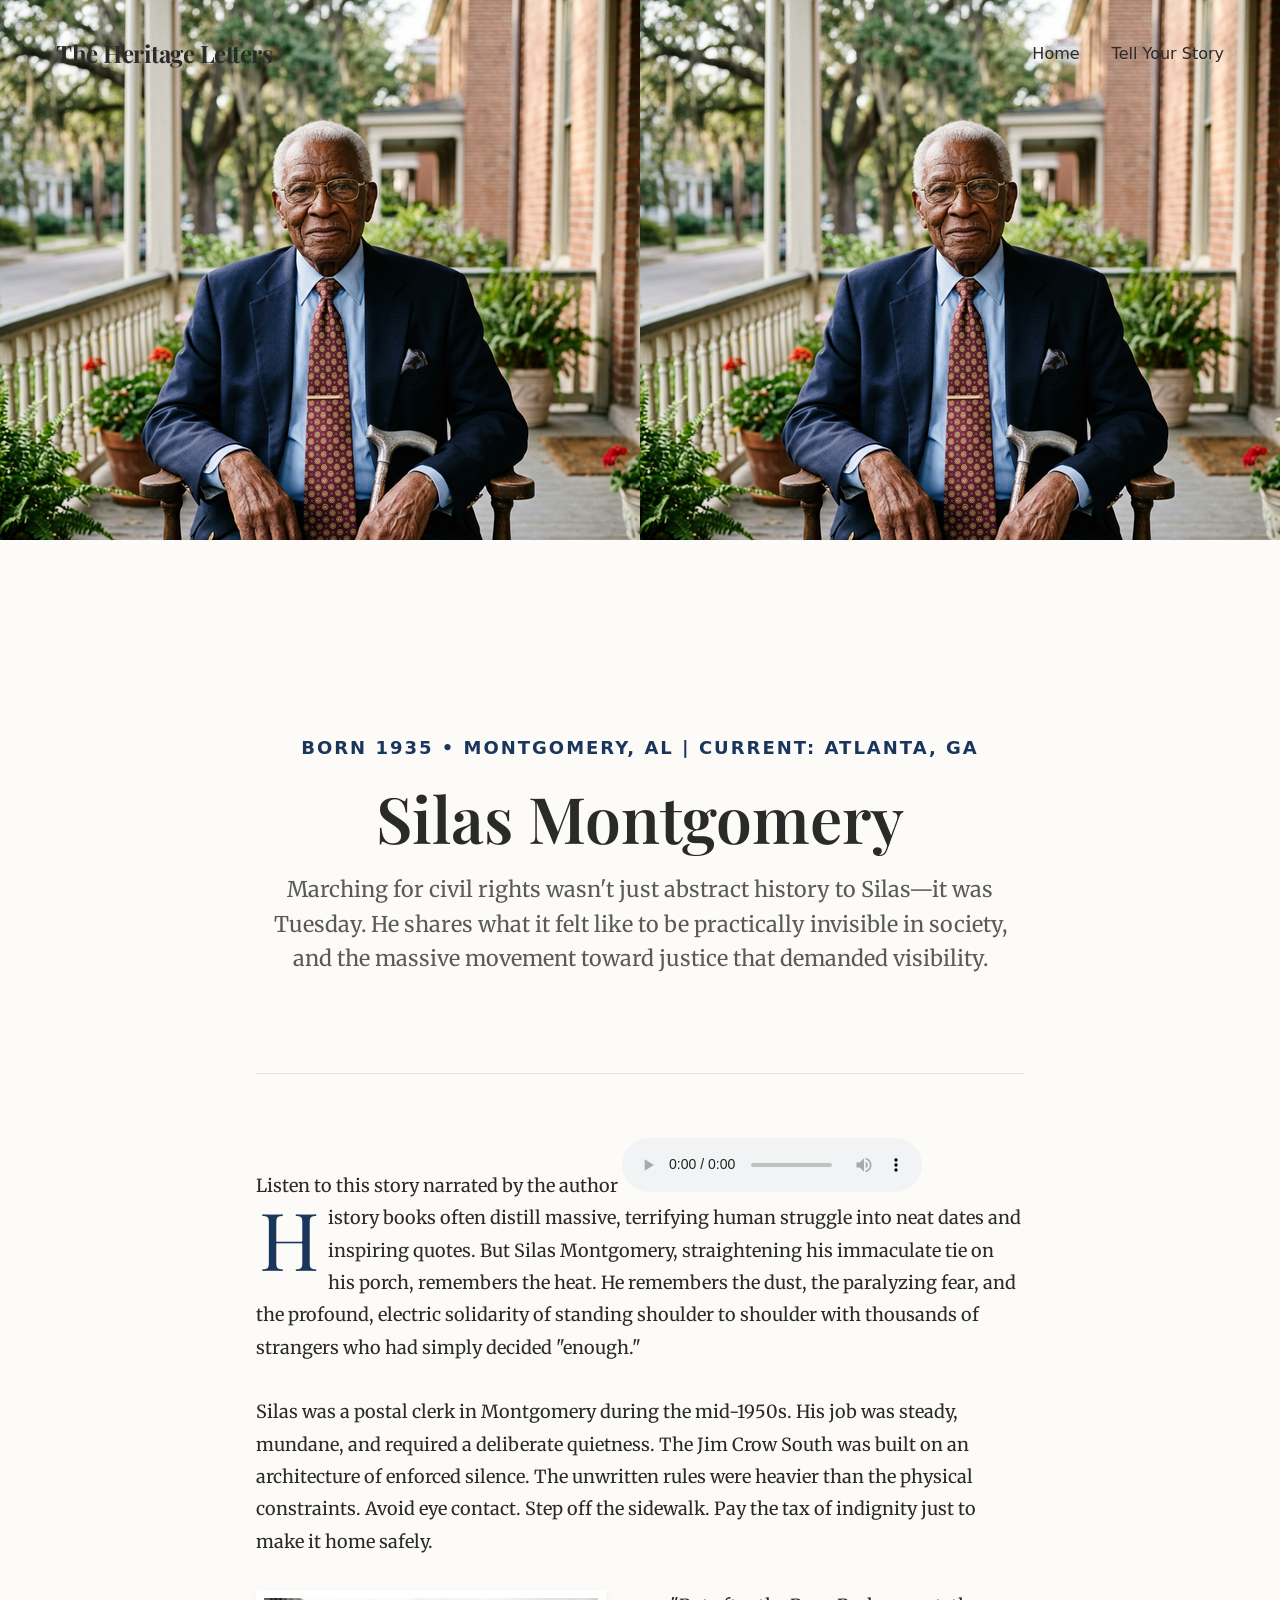
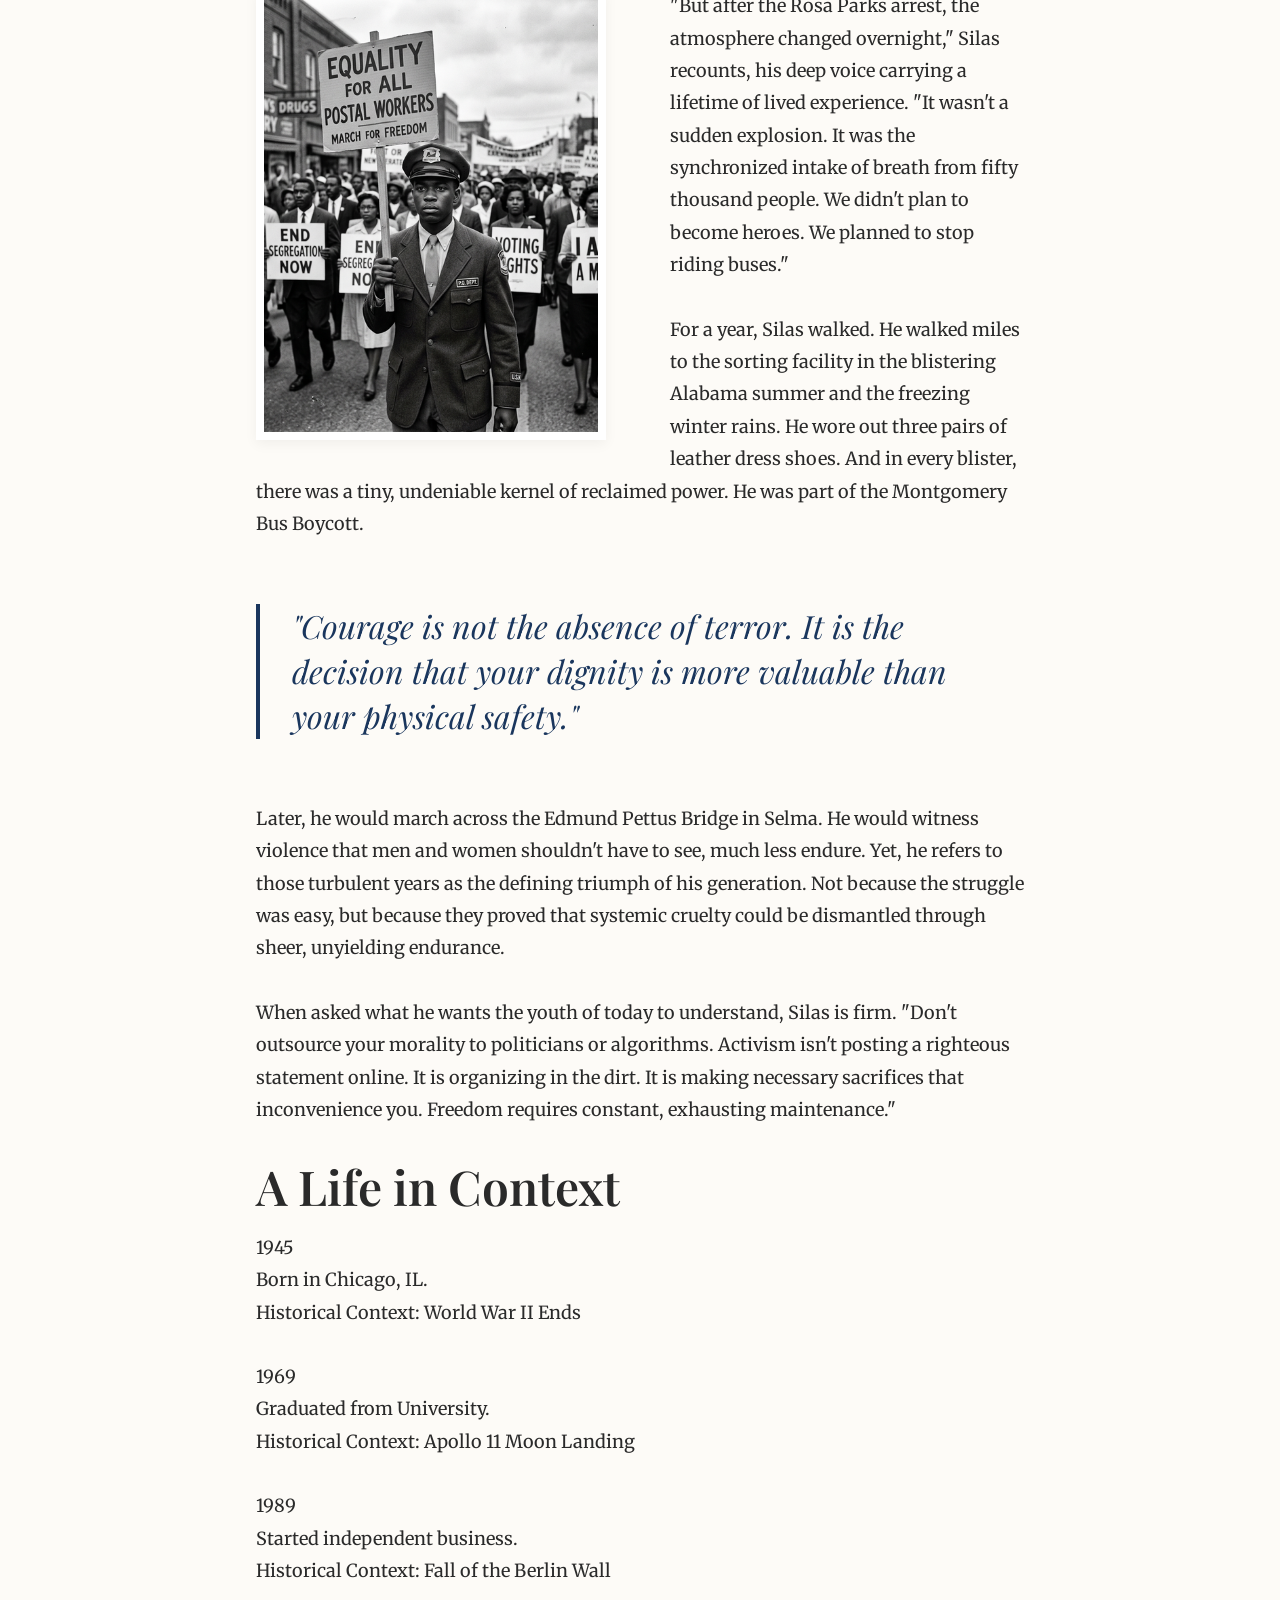
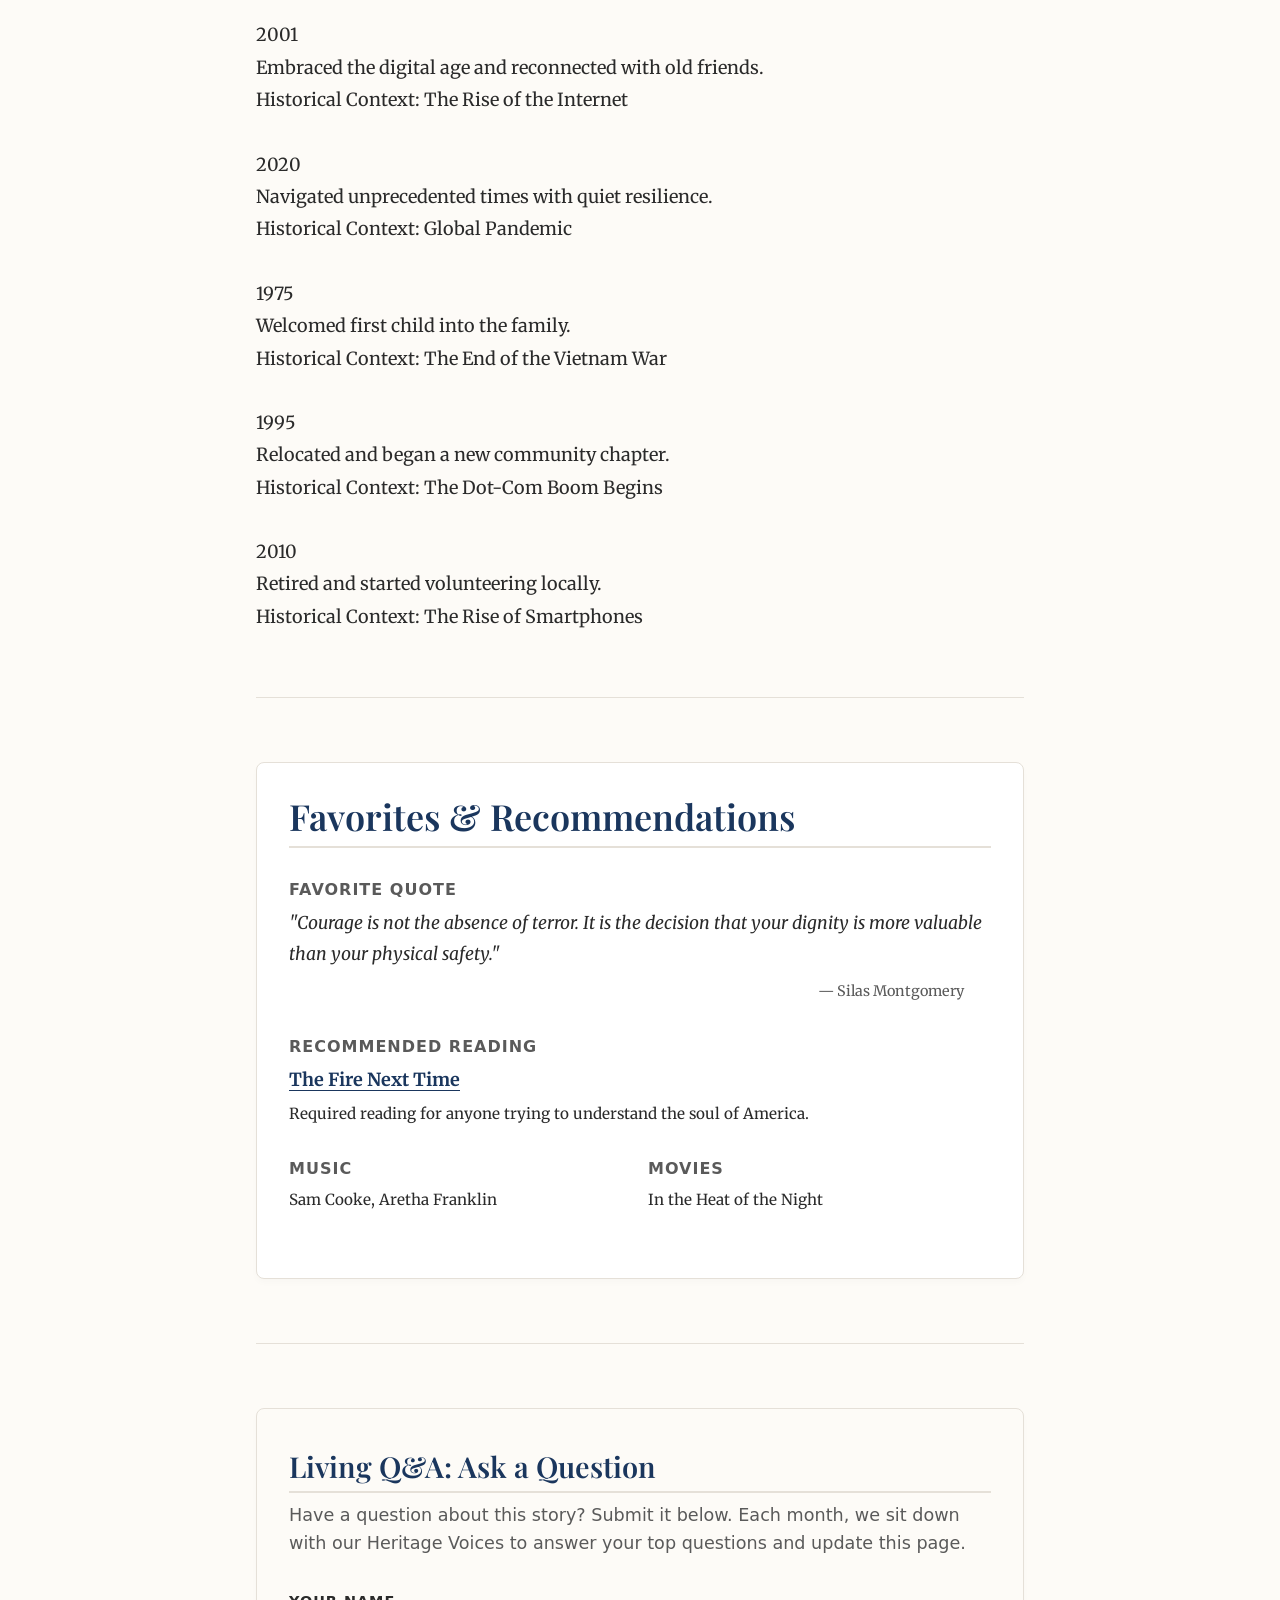
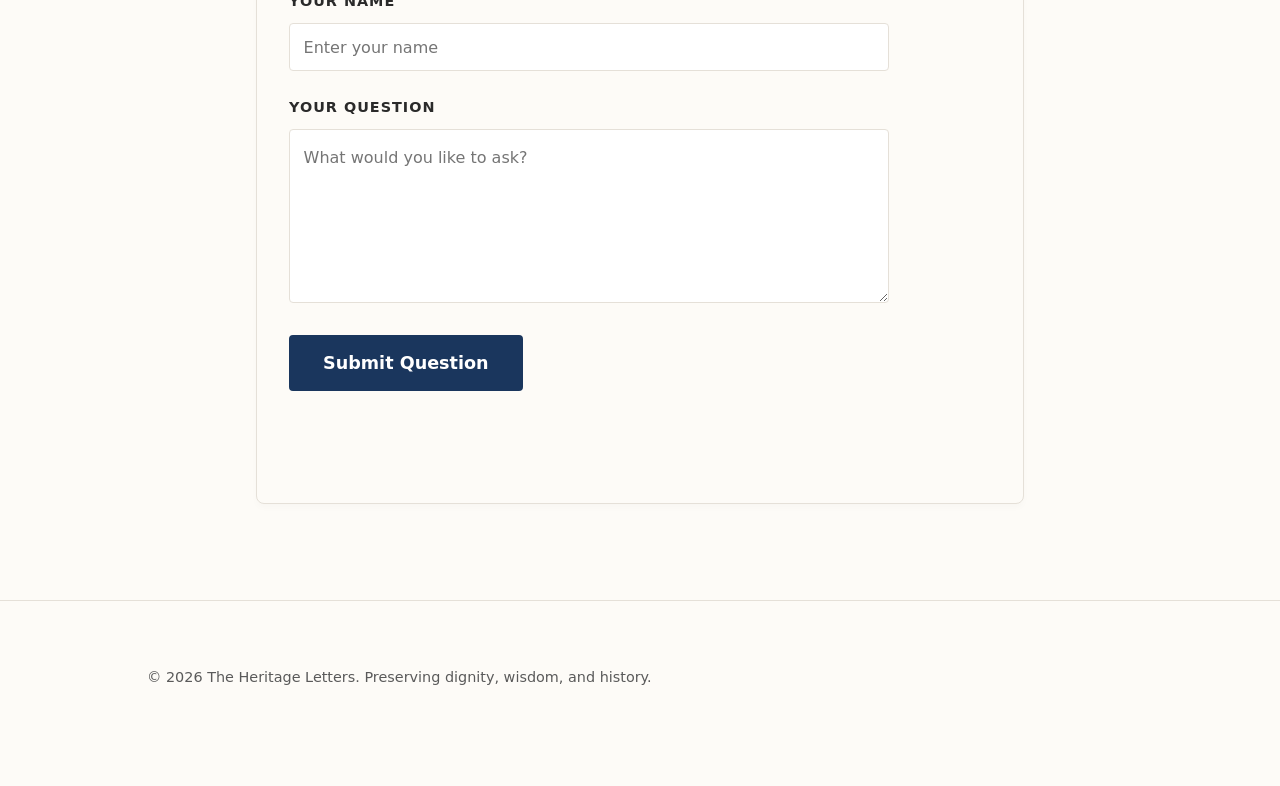
<file: story-6.html>
<!DOCTYPE html>
<html lang="en">

<head>
    <meta charset="UTF-8">
    <meta name="viewport" content="width=device-width, initial-scale=1.0">
    <title>Silas Montgomery | The Heritage Letters</title>
    <link rel="preconnect" href="https://fonts.googleapis.com">
    <link rel="preconnect" href="https://fonts.gstatic.com" crossorigin>
    <link
        href="https://fonts.googleapis.com/css2?family=Merriweather:ital,wght@0,300;0,400;0,700;1,400&family=Playfair+Display:ital,wght@0,400;0,600;0,700;1,400&display=swap"
        rel="stylesheet">
    <link rel="stylesheet" href="styles.css">
    <style>
        .article-hero-image {
            width: 100%;
            height: 60vh;
            min-height: 400px;
            background-color: #CFC2B0;
            display: flex;
            align-items: center;
            justify-content: center;
            color: #888;
            font-family: var(--font-ui);
            font-size: 1.2rem;
            margin-bottom: var(--spacing-xl);
        }

        .side-image {
            float: left;
            width: 350px;
            height: 450px;
            margin: 0 var(--spacing-lg) var(--spacing-sm) 0;
            background-color: #E1D9CD;
            display: flex;
            align-items: center;
            justify-content: center;
            color: #888;
            font-family: var(--font-ui);
            font-size: 1rem;
            border: 8px solid var(--color-white);
            box-shadow: 0 4px 12px rgba(0, 0, 0, 0.05);
        }

        .drop-cap:first-letter {
            float: left;
            font-family: var(--font-heading);
            font-size: 5rem;
            line-height: 0.8;
            padding-top: 4px;
            padding-right: 8px;
            padding-left: 3px;
            color: var(--color-accent);
        }

        @media (max-width: 768px) {
            .side-image {
                float: none;
                width: 100%;
                height: 350px;
                margin: var(--spacing-md) 0;
            }

            .article-hero-image {
                height: 40vh;
                min-height: 300px;
            }
        }
    </style>
</head>

<body>

    <header class="site-header" style="border-bottom: none; background: transparent; position: absolute; width: 100%;">
        <div class="container nav-container">
            <a href="index.html" class="logo" style="color: var(--color-text);">The Heritage Letters</a>
            <nav class="site-nav">
                <ul>
                    <li><a href="index.html">Home</a></li>
                    <li><a href="submit.html">Tell Your Story</a></li>
                </ul>
            </nav>
        </div>
    </header>

    <div class="article-hero-image" style="background-image: url('images/silas_present.png'); color: transparent;">
        [Present Day Portrait Placeholder]
    </div>

    <main class="container container-narrow">
        <article class="article-content">

            <header class="article-header">
                <span class="article-meta-large">Born 1935 • Montgomery, AL | Current: Atlanta, GA</span>
                <h1>Silas Montgomery</h1>
                <p class="article-intro">
                    Marching for civil rights wasn't just abstract history to Silas—it was Tuesday. He shares what it
                    felt like to be practically invisible in society, and the massive movement toward justice that
                    demanded visibility.
                </p>
            </header>

                        <div class="audio-player-container">
                <span class="audio-player-label">Listen to this story narrated by the author</span>
                <audio class="custom-audio" controls>
                    <source src="#" type="audio/mpeg">
                    Your browser does not support the audio element.
                </audio>
            </div>

            <div class="content-body">
                <p class="drop-cap">
                    History books often distill massive, terrifying human struggle into neat dates and inspiring quotes.
                    But Silas Montgomery, straightening his immaculate tie on his porch, remembers the heat. He
                    remembers the dust, the paralyzing fear, and the profound, electric solidarity of standing shoulder
                    to shoulder with thousands of strangers who had simply decided "enough."
                </p>

                <p>
                    Silas was a postal clerk in Montgomery during the mid-1950s. His job was steady, mundane, and
                    required a deliberate quietness. The Jim Crow South was built on an architecture of enforced
                    silence. The unwritten rules were heavier than the physical constraints. Avoid eye contact. Step off
                    the sidewalk. Pay the tax of indignity just to make it home safely.
                </p>

                <div class="side-image" style="background-image: url('images/silas_youth.png'); background-size: cover; background-position: center; color: transparent;">
                    [Youth Photo Placeholder]
                </div>

                <p>
                    "But after the Rosa Parks arrest, the atmosphere changed overnight," Silas recounts, his deep voice
                    carrying a lifetime of lived experience. "It wasn't a sudden explosion. It was the synchronized
                    intake of breath from fifty thousand people. We didn't plan to become heroes. We planned to stop
                    riding buses."
                </p>

                <p>
                    For a year, Silas walked. He walked miles to the sorting facility in the blistering Alabama summer
                    and the freezing winter rains. He wore out three pairs of leather dress shoes. And in every blister,
                    there was a tiny, undeniable kernel of reclaimed power. He was part of the Montgomery Bus Boycott.
                </p>

                <blockquote>
                    "Courage is not the absence of terror. It is the decision that your dignity is more valuable than
                    your physical safety."
                </blockquote>

                <p>
                    Later, he would march across the Edmund Pettus Bridge in Selma. He would witness violence that men
                    and women shouldn't have to see, much less endure. Yet, he refers to those turbulent years as the
                    defining triumph of his generation. Not because the struggle was easy, but because they proved that
                    systemic cruelty could be dismantled through sheer, unyielding endurance.
                </p>

                <p>
                    When asked what he wants the youth of today to understand, Silas is firm. "Don't outsource your
                    morality to politicians or algorithms. Activism isn't posting a righteous statement online. It is
                    organizing in the dirt. It is making necessary sacrifices that inconvenience you. Freedom requires
                    constant, exhausting maintenance."
                </p>
            </div>

        
                        <!-- Interactive Timeline Section -->
            <section class="timeline-section">
                <h2 class="timeline-title">A Life in Context</h2>
                <div class="timeline">
                    <!-- Node 1 -->
                    <div class="timeline-item left">
                        <div class="timeline-content">
                            <div class="timeline-year">1945</div>
                            <div class="timeline-personal">Born in Chicago, IL.</div>
                            <p class="timeline-world">Historical Context: World War II Ends</p>
                        </div>
                    </div>
                    <!-- Node 2 -->
                    <div class="timeline-item right">
                        <div class="timeline-content">
                            <div class="timeline-year">1969</div>
                            <div class="timeline-personal">Graduated from University.</div>
                            <p class="timeline-world">Historical Context: Apollo 11 Moon Landing</p>
                        </div>
                    </div>
                    <!-- Node 3 -->
                    <div class="timeline-item left">
                        <div class="timeline-content">
                            <div class="timeline-year">1989</div>
                            <div class="timeline-personal">Started independent business.</div>
                            <p class="timeline-world">Historical Context: Fall of the Berlin Wall</p>
                        </div>
                    </div>
                    <!-- Node 4 -->
                    <div class="timeline-item right">
                        <div class="timeline-content">
                            <div class="timeline-year">2001</div>
                            <div class="timeline-personal">Embraced the digital age and reconnected with old friends.</div>
                            <p class="timeline-world">Historical Context: The Rise of the Internet</p>
                        </div>
                    </div>
                    <!-- Node 5 -->
                    <div class="timeline-item left">
                        <div class="timeline-content">
                            <div class="timeline-year">2020</div>
                            <div class="timeline-personal">Navigated unprecedented times with quiet resilience.</div>
                            <p class="timeline-world">Historical Context: Global Pandemic</p>
                        </div>
                    </div>
                    <!-- Node 6 -->
                    <div class="timeline-item right">
                        <div class="timeline-content">
                            <div class="timeline-year">1975</div>
                            <div class="timeline-personal">Welcomed first child into the family.</div>
                            <p class="timeline-world">Historical Context: The End of the Vietnam War</p>
                        </div>
                    </div>
                    <!-- Node 7 -->
                    <div class="timeline-item left">
                        <div class="timeline-content">
                            <div class="timeline-year">1995</div>
                            <div class="timeline-personal">Relocated and began a new community chapter.</div>
                            <p class="timeline-world">Historical Context: The Dot-Com Boom Begins</p>
                        </div>
                    </div>
                    <!-- Node 8 -->
                    <div class="timeline-item right">
                        <div class="timeline-content">
                            <div class="timeline-year">2010</div>
                            <div class="timeline-personal">Retired and started volunteering locally.</div>
                            <p class="timeline-world">Historical Context: The Rise of Smartphones</p>
                        </div>
                    </div>
                </div>
            </section>

            <hr style="margin: var(--spacing-lg) 0; border: 0; border-top: 1px solid var(--color-border);">
            
            <section class="favorites-section" style="background: var(--color-white); padding: var(--spacing-md); border-radius: var(--radius-md); box-shadow: 0 4px 6px rgba(0,0,0,0.02); border: 1px solid var(--color-border);">
                <h3 style="color: var(--color-accent); font-family: var(--font-heading); margin-bottom: var(--spacing-md); border-bottom: 2px solid var(--color-border); padding-bottom: 0.5rem;">Favorites & Recommendations</h3>
                
                <div style="margin-bottom: 1.5rem;">
                    <h4 style="font-family: var(--font-ui); font-size: 1rem; color: var(--color-text-light); text-transform: uppercase; letter-spacing: 1px; margin-bottom: 0.5rem;">Favorite Quote</h4>
                    <p style="font-style: italic; font-size: 1.1rem; margin-bottom: 0;">"Courage is not the absence of terror. It is the decision that your dignity is more valuable than your physical safety."</p>
                    <p style="text-align: right; font-size: 0.9rem; color: var(--color-text-light); margin-top: 0.5rem;">— Silas Montgomery</p>
                </div>

                <div style="margin-bottom: 1.5rem;">
                    <h4 style="font-family: var(--font-ui); font-size: 1rem; color: var(--color-text-light); text-transform: uppercase; letter-spacing: 1px; margin-bottom: 0.5rem;">Recommended Reading</h4>
                    <p style="font-weight: bold; margin-bottom: 0.2rem;"><a href="https://www.amazon.com/s?k=The+Fire+Next+Time&tag=YOUR_AFFILIATE_TAG" target="_blank" rel="noopener noreferrer">The Fire Next Time</a></p>
                    <p style="font-size: 0.95rem;">Required reading for anyone trying to understand the soul of America.</p>
                </div>

                <div style="display: grid; grid-template-columns: 1fr 1fr; gap: 1rem;">
                    <div>
                        <h4 style="font-family: var(--font-ui); font-size: 1rem; color: var(--color-text-light); text-transform: uppercase; letter-spacing: 1px; margin-bottom: 0.5rem;">Music</h4>
                        <p style="font-size: 0.95rem;">Sam Cooke, Aretha Franklin</p>
                    </div>
                    <div>
                        <h4 style="font-family: var(--font-ui); font-size: 1rem; color: var(--color-text-light); text-transform: uppercase; letter-spacing: 1px; margin-bottom: 0.5rem;">Movies</h4>
                        <p style="font-size: 0.95rem;">In the Heat of the Night</p>
                    </div>
                </div>
            </section>
        
        
            <hr style="margin: var(--spacing-lg) 0; border: 0; border-top: 1px solid var(--color-border);">
            
            <!-- Living Q&A Section -->
            <section class="living-qa-section" style="background-color: #FDFBF7; padding: 2.5rem 2rem; border-radius: var(--radius-md); box-shadow: 0 4px 6px rgba(0,0,0,0.02); border: 1px solid var(--color-border); margin-bottom: 3rem;">
                <h3 style="color: var(--color-accent); font-family: var(--font-heading); margin-bottom: 0.5rem; font-size: 1.8rem; border-bottom: 2px solid var(--color-border); padding-bottom: 0.5rem;">Living Q&A: Ask a Question</h3>
                <p style="font-family: var(--font-ui); color: var(--color-text-light); margin-bottom: 2rem; line-height: 1.6; font-size: 1.1rem;">
                    Have a question about this story? Submit it below. Each month, we sit down with our Heritage Voices to answer your top questions and update this page.
                </p>
                <form id="qa-form" class="qa-form" style="display: flex; flex-direction: column; gap: 1.5rem; max-width: 600px;">
                    <div style="display: flex; flex-direction: column; gap: 0.5rem;">
                        <label for="qa-name" style="font-family: var(--font-ui); font-weight: 600; color: var(--color-text); text-transform: uppercase; letter-spacing: 1px; font-size: 0.9rem;">Your Name</label>
                        <input type="text" id="qa-name" name="qa-name" class="form-control" placeholder="Enter your name" required style="padding: 0.85rem; border: 1px solid var(--color-border); border-radius: 4px; font-family: var(--font-ui); font-size: 1rem;">
                    </div>
                    <div style="display: flex; flex-direction: column; gap: 0.5rem;">
                        <label for="qa-question" style="font-family: var(--font-ui); font-weight: 600; color: var(--color-text); text-transform: uppercase; letter-spacing: 1px; font-size: 0.9rem;">Your Question</label>
                        <textarea id="qa-question" name="qa-question" class="form-control" rows="5" placeholder="What would you like to ask?" required style="padding: 0.85rem; border: 1px solid var(--color-border); border-radius: 4px; font-family: var(--font-ui); font-size: 1rem; resize: vertical;"></textarea>
                    </div>
                    <button type="submit" id="qa-submit-btn" class="btn btn-primary" style="align-self: flex-start; margin-top: 0.5rem;">Submit Question</button>
                    <p id="qa-form-msg" style="margin-top: 1rem; font-size: 0.95rem; font-weight: bold;"></p>
                </form>
            </section>

        
            <script>
                document.getElementById('qa-form').addEventListener('submit', function (e) {
                    e.preventDefault();
                    
                    const submitBtn = document.getElementById('qa-submit-btn');
                    const msgElement = document.getElementById('qa-form-msg');
                    const nameInput = document.getElementById('qa-name');
                    const questionInput = document.getElementById('qa-question');
                    
                    submitBtn.textContent = 'Submitting...';
                    submitBtn.disabled = true;
                    msgElement.textContent = '';
                    msgElement.style.color = 'inherit';
                    
                    const formData = new FormData();
                    formData.append('name', nameInput.value.trim());
                    formData.append('question', questionInput.value.trim());
                    formData.append('type', 'living_qa_submission');
                    
                    const scriptURL = 'https://script.google.com/macros/s/AKfycby5-_C4QYbOe_HwGAKn1ZT8Nbpb5aBnQ7oYW80xYNcAp_mFj2mKf1CGSLtyHsjDk9fwOg/exec';
                    
                    fetch(scriptURL, { method: 'POST', body: formData })
                        .then(response => {
                            msgElement.style.color = '#1B2A47';
                            msgElement.textContent = 'Thank you! Your question has been submitted to our editors.';
                            nameInput.value = '';
                            questionInput.value = '';
                            submitBtn.textContent = 'Submit Question';
                            submitBtn.disabled = false;
                        })
                        .catch(error => {
                            console.error('Error!', error.message);
                            msgElement.style.color = 'red';
                            msgElement.textContent = 'There was an error. Please try again.';
                            submitBtn.textContent = 'Submit Question';
                            submitBtn.disabled = false;
                        });
                });
            </script>
        </article>
    </main>

    <footer class="site-footer" style="margin-top: var(--spacing-xl); border-top: 1px solid var(--color-border);">
        <div class="container">
            <p>&copy; 2026 The Heritage Letters. Preserving dignity, wisdom, and history.</p>
        </div>
    </footer>

</body>

</html>
</file>
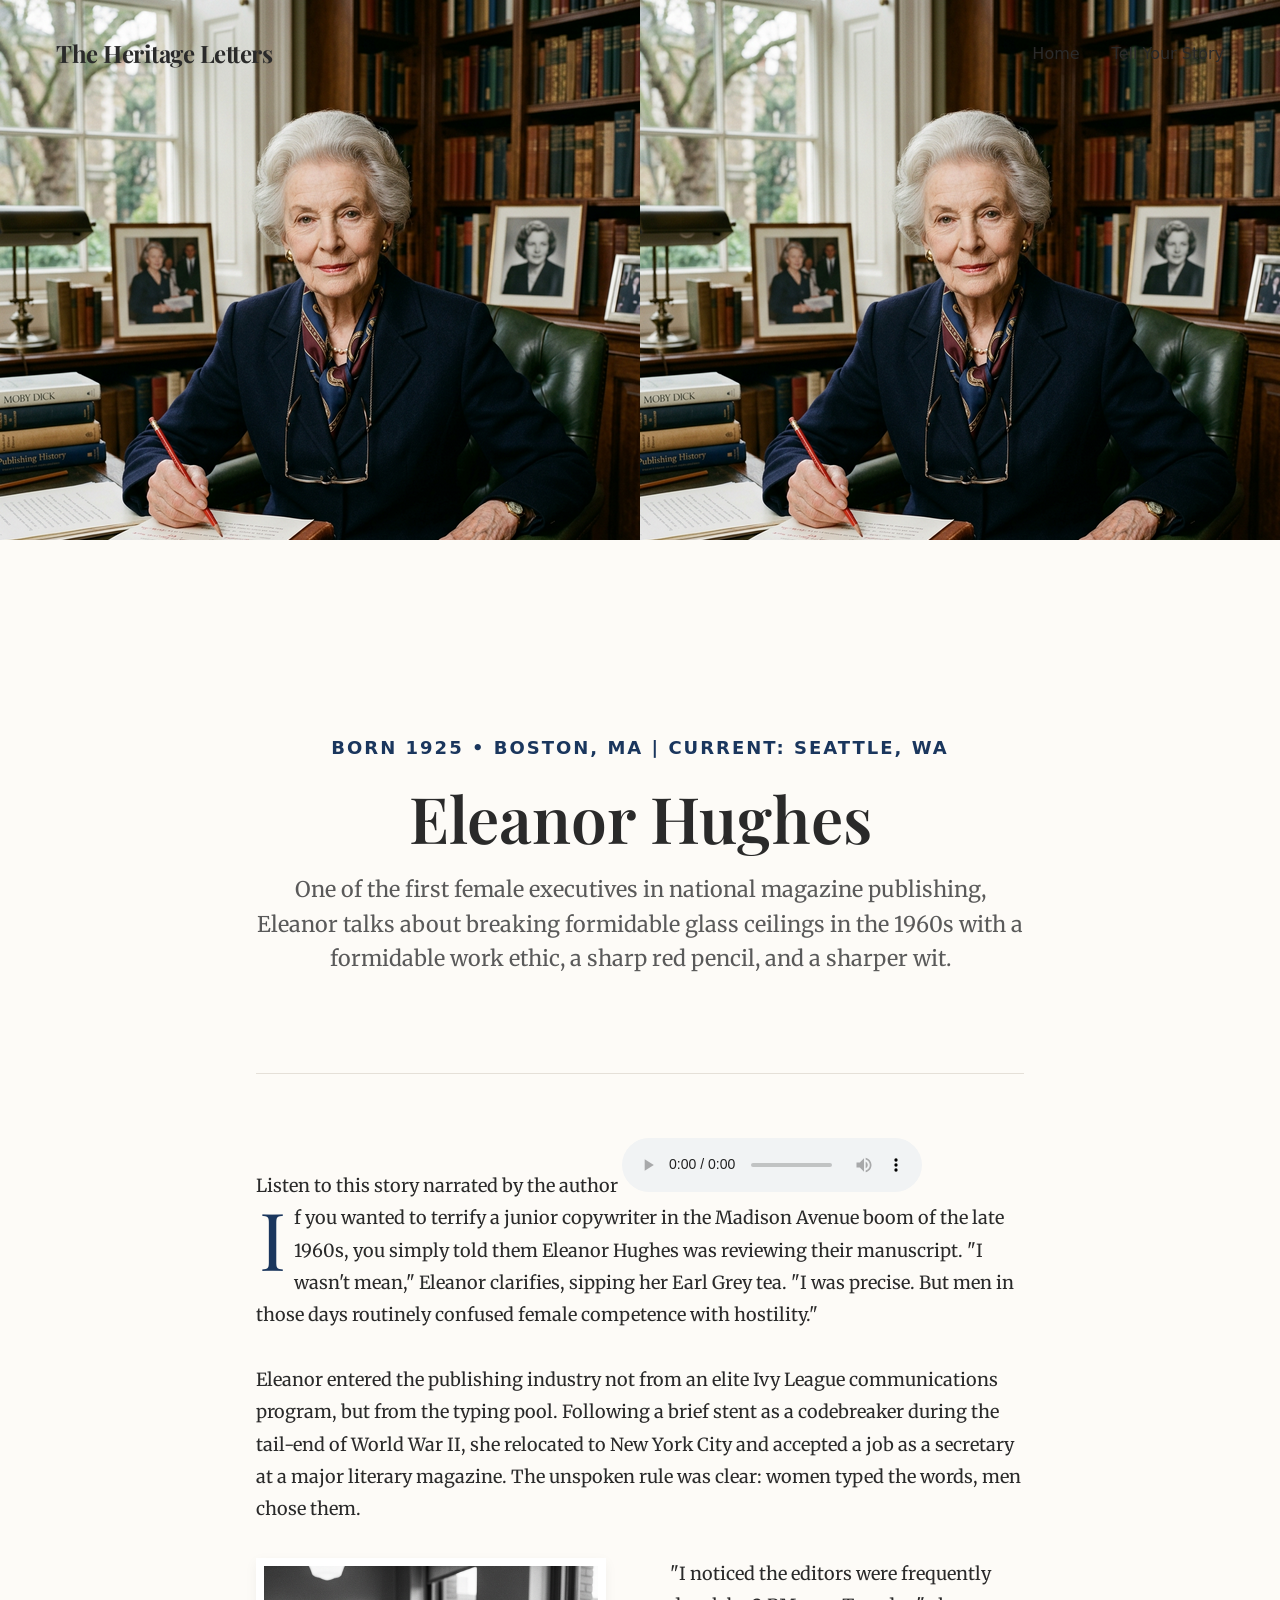
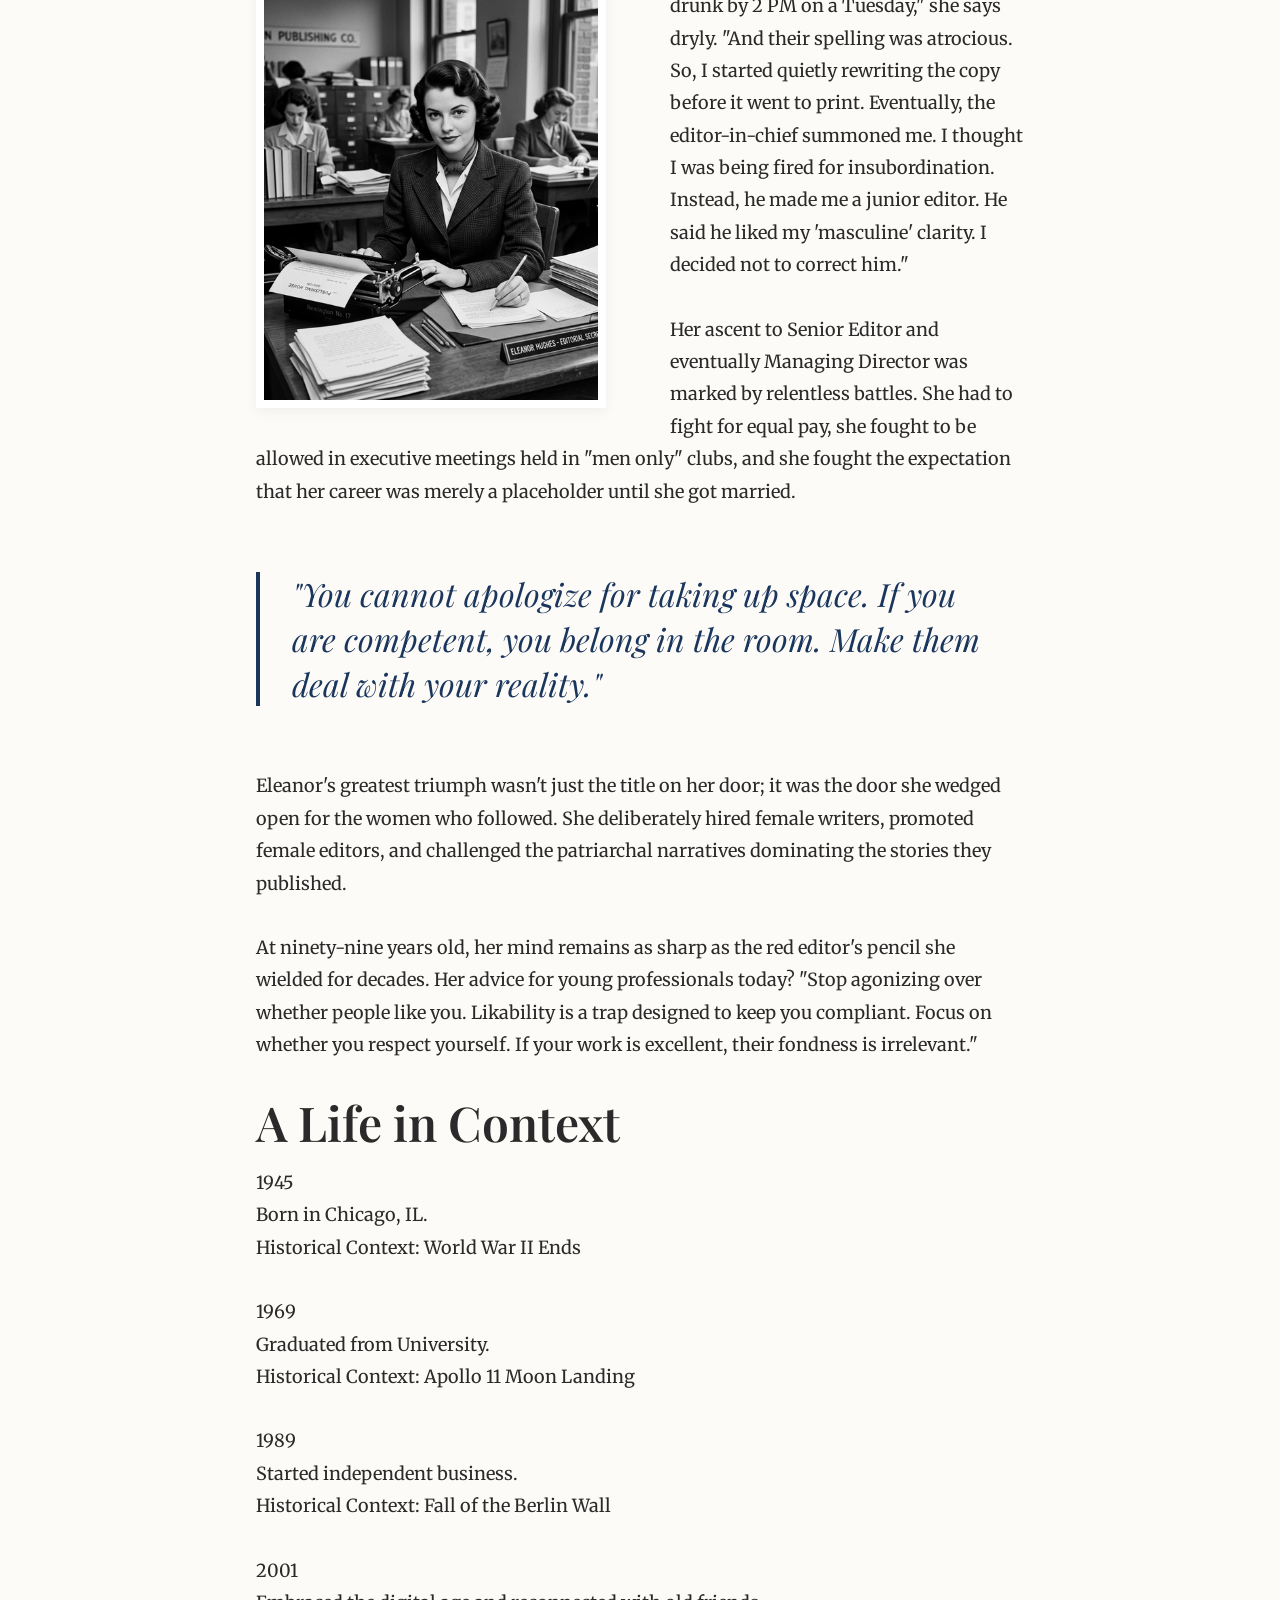
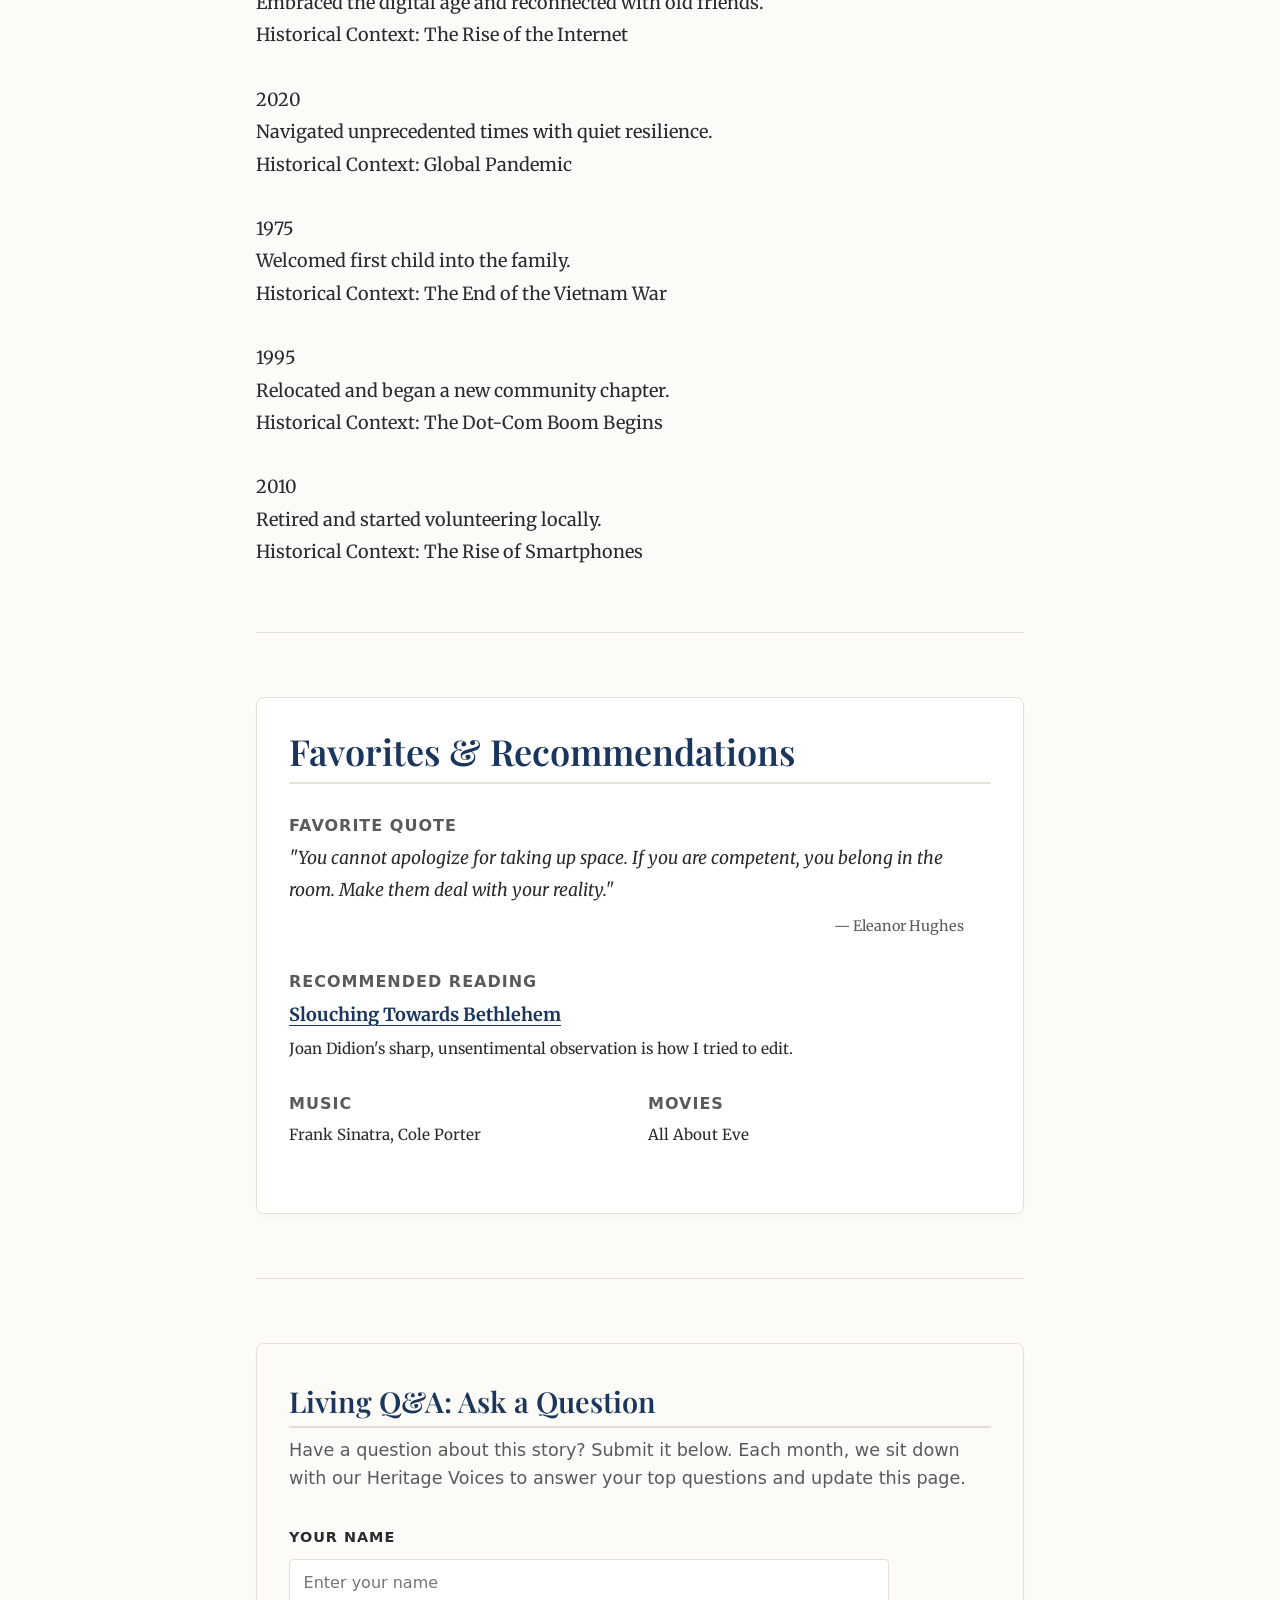
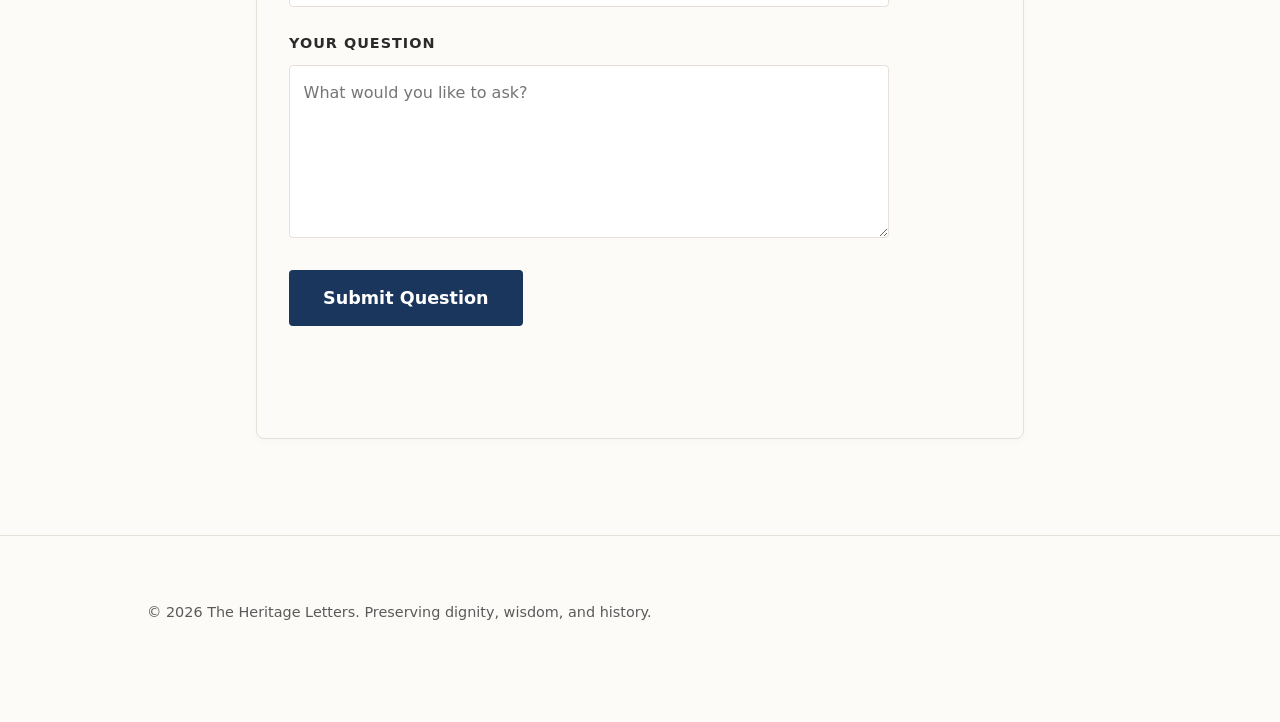
<file: story-7.html>
<!DOCTYPE html>
<html lang="en">

<head>
    <meta charset="UTF-8">
    <meta name="viewport" content="width=device-width, initial-scale=1.0">
    <title>Eleanor Hughes | The Heritage Letters</title>
    <link rel="preconnect" href="https://fonts.googleapis.com">
    <link rel="preconnect" href="https://fonts.gstatic.com" crossorigin>
    <link
        href="https://fonts.googleapis.com/css2?family=Merriweather:ital,wght@0,300;0,400;0,700;1,400&family=Playfair+Display:ital,wght@0,400;0,600;0,700;1,400&display=swap"
        rel="stylesheet">
    <link rel="stylesheet" href="styles.css">
    <style>
        .article-hero-image {
            width: 100%;
            height: 60vh;
            min-height: 400px;
            background-color: #C0C8C3;
            display: flex;
            align-items: center;
            justify-content: center;
            color: #888;
            font-family: var(--font-ui);
            font-size: 1.2rem;
            margin-bottom: var(--spacing-xl);
        }

        .side-image {
            float: left;
            width: 350px;
            height: 450px;
            margin: 0 var(--spacing-lg) var(--spacing-sm) 0;
            background-color: #DDE2DF;
            display: flex;
            align-items: center;
            justify-content: center;
            color: #888;
            font-family: var(--font-ui);
            font-size: 1rem;
            border: 8px solid var(--color-white);
            box-shadow: 0 4px 12px rgba(0, 0, 0, 0.05);
        }

        .drop-cap:first-letter {
            float: left;
            font-family: var(--font-heading);
            font-size: 5rem;
            line-height: 0.8;
            padding-top: 4px;
            padding-right: 8px;
            padding-left: 3px;
            color: var(--color-accent);
        }

        @media (max-width: 768px) {
            .side-image {
                float: none;
                width: 100%;
                height: 350px;
                margin: var(--spacing-md) 0;
            }

            .article-hero-image {
                height: 40vh;
                min-height: 300px;
            }
        }
    </style>
</head>

<body>

    <header class="site-header" style="border-bottom: none; background: transparent; position: absolute; width: 100%;">
        <div class="container nav-container">
            <a href="index.html" class="logo" style="color: var(--color-text);">The Heritage Letters</a>
            <nav class="site-nav">
                <ul>
                    <li><a href="index.html">Home</a></li>
                    <li><a href="submit.html">Tell Your Story</a></li>
                </ul>
            </nav>
        </div>
    </header>

    <div class="article-hero-image" style="background-image: url('images/eleanor_present.png'); color: transparent;">
        [Present Day Portrait Placeholder]
    </div>

    <main class="container container-narrow">
        <article class="article-content">

            <header class="article-header">
                <span class="article-meta-large">Born 1925 • Boston, MA | Current: Seattle, WA</span>
                <h1>Eleanor Hughes</h1>
                <p class="article-intro">
                    One of the first female executives in national magazine publishing, Eleanor talks about breaking
                    formidable glass ceilings in the 1960s with a formidable work ethic, a sharp red pencil, and a
                    sharper wit.
                </p>
            </header>

                        <div class="audio-player-container">
                <span class="audio-player-label">Listen to this story narrated by the author</span>
                <audio class="custom-audio" controls>
                    <source src="#" type="audio/mpeg">
                    Your browser does not support the audio element.
                </audio>
            </div>

            <div class="content-body">
                <p class="drop-cap">
                    If you wanted to terrify a junior copywriter in the Madison Avenue boom of the late 1960s, you
                    simply told them Eleanor Hughes was reviewing their manuscript. "I wasn't mean," Eleanor clarifies,
                    sipping her Earl Grey tea. "I was precise. But men in those days routinely confused female
                    competence with hostility."
                </p>

                <p>
                    Eleanor entered the publishing industry not from an elite Ivy League communications program, but
                    from the typing pool. Following a brief stent as a codebreaker during the tail-end of World War II,
                    she relocated to New York City and accepted a job as a secretary at a major literary magazine. The
                    unspoken rule was clear: women typed the words, men chose them.
                </p>

                <div class="side-image" style="background-image: url('images/eleanor_youth.png'); background-size: cover; background-position: center; color: transparent;">
                    [Youth Photo Placeholder]
                </div>

                <p>
                    "I noticed the editors were frequently drunk by 2 PM on a Tuesday," she says dryly. "And their
                    spelling was atrocious. So, I started quietly rewriting the copy before it went to print.
                    Eventually, the editor-in-chief summoned me. I thought I was being fired for insubordination.
                    Instead, he made me a junior editor. He said he liked my 'masculine' clarity. I decided not to
                    correct him."
                </p>

                <p>
                    Her ascent to Senior Editor and eventually Managing Director was marked by relentless battles. She
                    had to fight for equal pay, she fought to be allowed in executive meetings held in "men only" clubs,
                    and she fought the expectation that her career was merely a placeholder until she got married.
                </p>

                <blockquote>
                    "You cannot apologize for taking up space. If you are competent, you belong in the room. Make them
                    deal with your reality."
                </blockquote>

                <p>
                    Eleanor's greatest triumph wasn't just the title on her door; it was the door she wedged open for
                    the women who followed. She deliberately hired female writers, promoted female editors, and
                    challenged the patriarchal narratives dominating the stories they published.
                </p>

                <p>
                    At ninety-nine years old, her mind remains as sharp as the red editor's pencil she wielded for
                    decades. Her advice for young professionals today? "Stop agonizing over whether people like you.
                    Likability is a trap designed to keep you compliant. Focus on whether you respect yourself. If your
                    work is excellent, their fondness is irrelevant."
                </p>
            </div>

        
                        <!-- Interactive Timeline Section -->
            <section class="timeline-section">
                <h2 class="timeline-title">A Life in Context</h2>
                <div class="timeline">
                    <!-- Node 1 -->
                    <div class="timeline-item left">
                        <div class="timeline-content">
                            <div class="timeline-year">1945</div>
                            <div class="timeline-personal">Born in Chicago, IL.</div>
                            <p class="timeline-world">Historical Context: World War II Ends</p>
                        </div>
                    </div>
                    <!-- Node 2 -->
                    <div class="timeline-item right">
                        <div class="timeline-content">
                            <div class="timeline-year">1969</div>
                            <div class="timeline-personal">Graduated from University.</div>
                            <p class="timeline-world">Historical Context: Apollo 11 Moon Landing</p>
                        </div>
                    </div>
                    <!-- Node 3 -->
                    <div class="timeline-item left">
                        <div class="timeline-content">
                            <div class="timeline-year">1989</div>
                            <div class="timeline-personal">Started independent business.</div>
                            <p class="timeline-world">Historical Context: Fall of the Berlin Wall</p>
                        </div>
                    </div>
                    <!-- Node 4 -->
                    <div class="timeline-item right">
                        <div class="timeline-content">
                            <div class="timeline-year">2001</div>
                            <div class="timeline-personal">Embraced the digital age and reconnected with old friends.</div>
                            <p class="timeline-world">Historical Context: The Rise of the Internet</p>
                        </div>
                    </div>
                    <!-- Node 5 -->
                    <div class="timeline-item left">
                        <div class="timeline-content">
                            <div class="timeline-year">2020</div>
                            <div class="timeline-personal">Navigated unprecedented times with quiet resilience.</div>
                            <p class="timeline-world">Historical Context: Global Pandemic</p>
                        </div>
                    </div>
                    <!-- Node 6 -->
                    <div class="timeline-item right">
                        <div class="timeline-content">
                            <div class="timeline-year">1975</div>
                            <div class="timeline-personal">Welcomed first child into the family.</div>
                            <p class="timeline-world">Historical Context: The End of the Vietnam War</p>
                        </div>
                    </div>
                    <!-- Node 7 -->
                    <div class="timeline-item left">
                        <div class="timeline-content">
                            <div class="timeline-year">1995</div>
                            <div class="timeline-personal">Relocated and began a new community chapter.</div>
                            <p class="timeline-world">Historical Context: The Dot-Com Boom Begins</p>
                        </div>
                    </div>
                    <!-- Node 8 -->
                    <div class="timeline-item right">
                        <div class="timeline-content">
                            <div class="timeline-year">2010</div>
                            <div class="timeline-personal">Retired and started volunteering locally.</div>
                            <p class="timeline-world">Historical Context: The Rise of Smartphones</p>
                        </div>
                    </div>
                </div>
            </section>

            <hr style="margin: var(--spacing-lg) 0; border: 0; border-top: 1px solid var(--color-border);">
            
            <section class="favorites-section" style="background: var(--color-white); padding: var(--spacing-md); border-radius: var(--radius-md); box-shadow: 0 4px 6px rgba(0,0,0,0.02); border: 1px solid var(--color-border);">
                <h3 style="color: var(--color-accent); font-family: var(--font-heading); margin-bottom: var(--spacing-md); border-bottom: 2px solid var(--color-border); padding-bottom: 0.5rem;">Favorites & Recommendations</h3>
                
                <div style="margin-bottom: 1.5rem;">
                    <h4 style="font-family: var(--font-ui); font-size: 1rem; color: var(--color-text-light); text-transform: uppercase; letter-spacing: 1px; margin-bottom: 0.5rem;">Favorite Quote</h4>
                    <p style="font-style: italic; font-size: 1.1rem; margin-bottom: 0;">"You cannot apologize for taking up space. If you are competent, you belong in the room. Make them deal with your reality."</p>
                    <p style="text-align: right; font-size: 0.9rem; color: var(--color-text-light); margin-top: 0.5rem;">— Eleanor Hughes</p>
                </div>

                <div style="margin-bottom: 1.5rem;">
                    <h4 style="font-family: var(--font-ui); font-size: 1rem; color: var(--color-text-light); text-transform: uppercase; letter-spacing: 1px; margin-bottom: 0.5rem;">Recommended Reading</h4>
                    <p style="font-weight: bold; margin-bottom: 0.2rem;"><a href="https://www.amazon.com/s?k=Slouching+Towards+Bethlehem&tag=YOUR_AFFILIATE_TAG" target="_blank" rel="noopener noreferrer">Slouching Towards Bethlehem</a></p>
                    <p style="font-size: 0.95rem;">Joan Didion's sharp, unsentimental observation is how I tried to edit.</p>
                </div>

                <div style="display: grid; grid-template-columns: 1fr 1fr; gap: 1rem;">
                    <div>
                        <h4 style="font-family: var(--font-ui); font-size: 1rem; color: var(--color-text-light); text-transform: uppercase; letter-spacing: 1px; margin-bottom: 0.5rem;">Music</h4>
                        <p style="font-size: 0.95rem;">Frank Sinatra, Cole Porter</p>
                    </div>
                    <div>
                        <h4 style="font-family: var(--font-ui); font-size: 1rem; color: var(--color-text-light); text-transform: uppercase; letter-spacing: 1px; margin-bottom: 0.5rem;">Movies</h4>
                        <p style="font-size: 0.95rem;">All About Eve</p>
                    </div>
                </div>
            </section>
        
        
            <hr style="margin: var(--spacing-lg) 0; border: 0; border-top: 1px solid var(--color-border);">
            
            <!-- Living Q&A Section -->
            <section class="living-qa-section" style="background-color: #FDFBF7; padding: 2.5rem 2rem; border-radius: var(--radius-md); box-shadow: 0 4px 6px rgba(0,0,0,0.02); border: 1px solid var(--color-border); margin-bottom: 3rem;">
                <h3 style="color: var(--color-accent); font-family: var(--font-heading); margin-bottom: 0.5rem; font-size: 1.8rem; border-bottom: 2px solid var(--color-border); padding-bottom: 0.5rem;">Living Q&A: Ask a Question</h3>
                <p style="font-family: var(--font-ui); color: var(--color-text-light); margin-bottom: 2rem; line-height: 1.6; font-size: 1.1rem;">
                    Have a question about this story? Submit it below. Each month, we sit down with our Heritage Voices to answer your top questions and update this page.
                </p>
                <form id="qa-form" class="qa-form" style="display: flex; flex-direction: column; gap: 1.5rem; max-width: 600px;">
                    <div style="display: flex; flex-direction: column; gap: 0.5rem;">
                        <label for="qa-name" style="font-family: var(--font-ui); font-weight: 600; color: var(--color-text); text-transform: uppercase; letter-spacing: 1px; font-size: 0.9rem;">Your Name</label>
                        <input type="text" id="qa-name" name="qa-name" class="form-control" placeholder="Enter your name" required style="padding: 0.85rem; border: 1px solid var(--color-border); border-radius: 4px; font-family: var(--font-ui); font-size: 1rem;">
                    </div>
                    <div style="display: flex; flex-direction: column; gap: 0.5rem;">
                        <label for="qa-question" style="font-family: var(--font-ui); font-weight: 600; color: var(--color-text); text-transform: uppercase; letter-spacing: 1px; font-size: 0.9rem;">Your Question</label>
                        <textarea id="qa-question" name="qa-question" class="form-control" rows="5" placeholder="What would you like to ask?" required style="padding: 0.85rem; border: 1px solid var(--color-border); border-radius: 4px; font-family: var(--font-ui); font-size: 1rem; resize: vertical;"></textarea>
                    </div>
                    <button type="submit" id="qa-submit-btn" class="btn btn-primary" style="align-self: flex-start; margin-top: 0.5rem;">Submit Question</button>
                    <p id="qa-form-msg" style="margin-top: 1rem; font-size: 0.95rem; font-weight: bold;"></p>
                </form>
            </section>

        
            <script>
                document.getElementById('qa-form').addEventListener('submit', function (e) {
                    e.preventDefault();
                    
                    const submitBtn = document.getElementById('qa-submit-btn');
                    const msgElement = document.getElementById('qa-form-msg');
                    const nameInput = document.getElementById('qa-name');
                    const questionInput = document.getElementById('qa-question');
                    
                    submitBtn.textContent = 'Submitting...';
                    submitBtn.disabled = true;
                    msgElement.textContent = '';
                    msgElement.style.color = 'inherit';
                    
                    const formData = new FormData();
                    formData.append('name', nameInput.value.trim());
                    formData.append('question', questionInput.value.trim());
                    formData.append('type', 'living_qa_submission');
                    
                    const scriptURL = 'https://script.google.com/macros/s/AKfycby5-_C4QYbOe_HwGAKn1ZT8Nbpb5aBnQ7oYW80xYNcAp_mFj2mKf1CGSLtyHsjDk9fwOg/exec';
                    
                    fetch(scriptURL, { method: 'POST', body: formData })
                        .then(response => {
                            msgElement.style.color = '#1B2A47';
                            msgElement.textContent = 'Thank you! Your question has been submitted to our editors.';
                            nameInput.value = '';
                            questionInput.value = '';
                            submitBtn.textContent = 'Submit Question';
                            submitBtn.disabled = false;
                        })
                        .catch(error => {
                            console.error('Error!', error.message);
                            msgElement.style.color = 'red';
                            msgElement.textContent = 'There was an error. Please try again.';
                            submitBtn.textContent = 'Submit Question';
                            submitBtn.disabled = false;
                        });
                });
            </script>
        </article>
    </main>

    <footer class="site-footer" style="margin-top: var(--spacing-xl); border-top: 1px solid var(--color-border);">
        <div class="container">
            <p>&copy; 2026 The Heritage Letters. Preserving dignity, wisdom, and history.</p>
        </div>
    </footer>

</body>

</html>
</file>
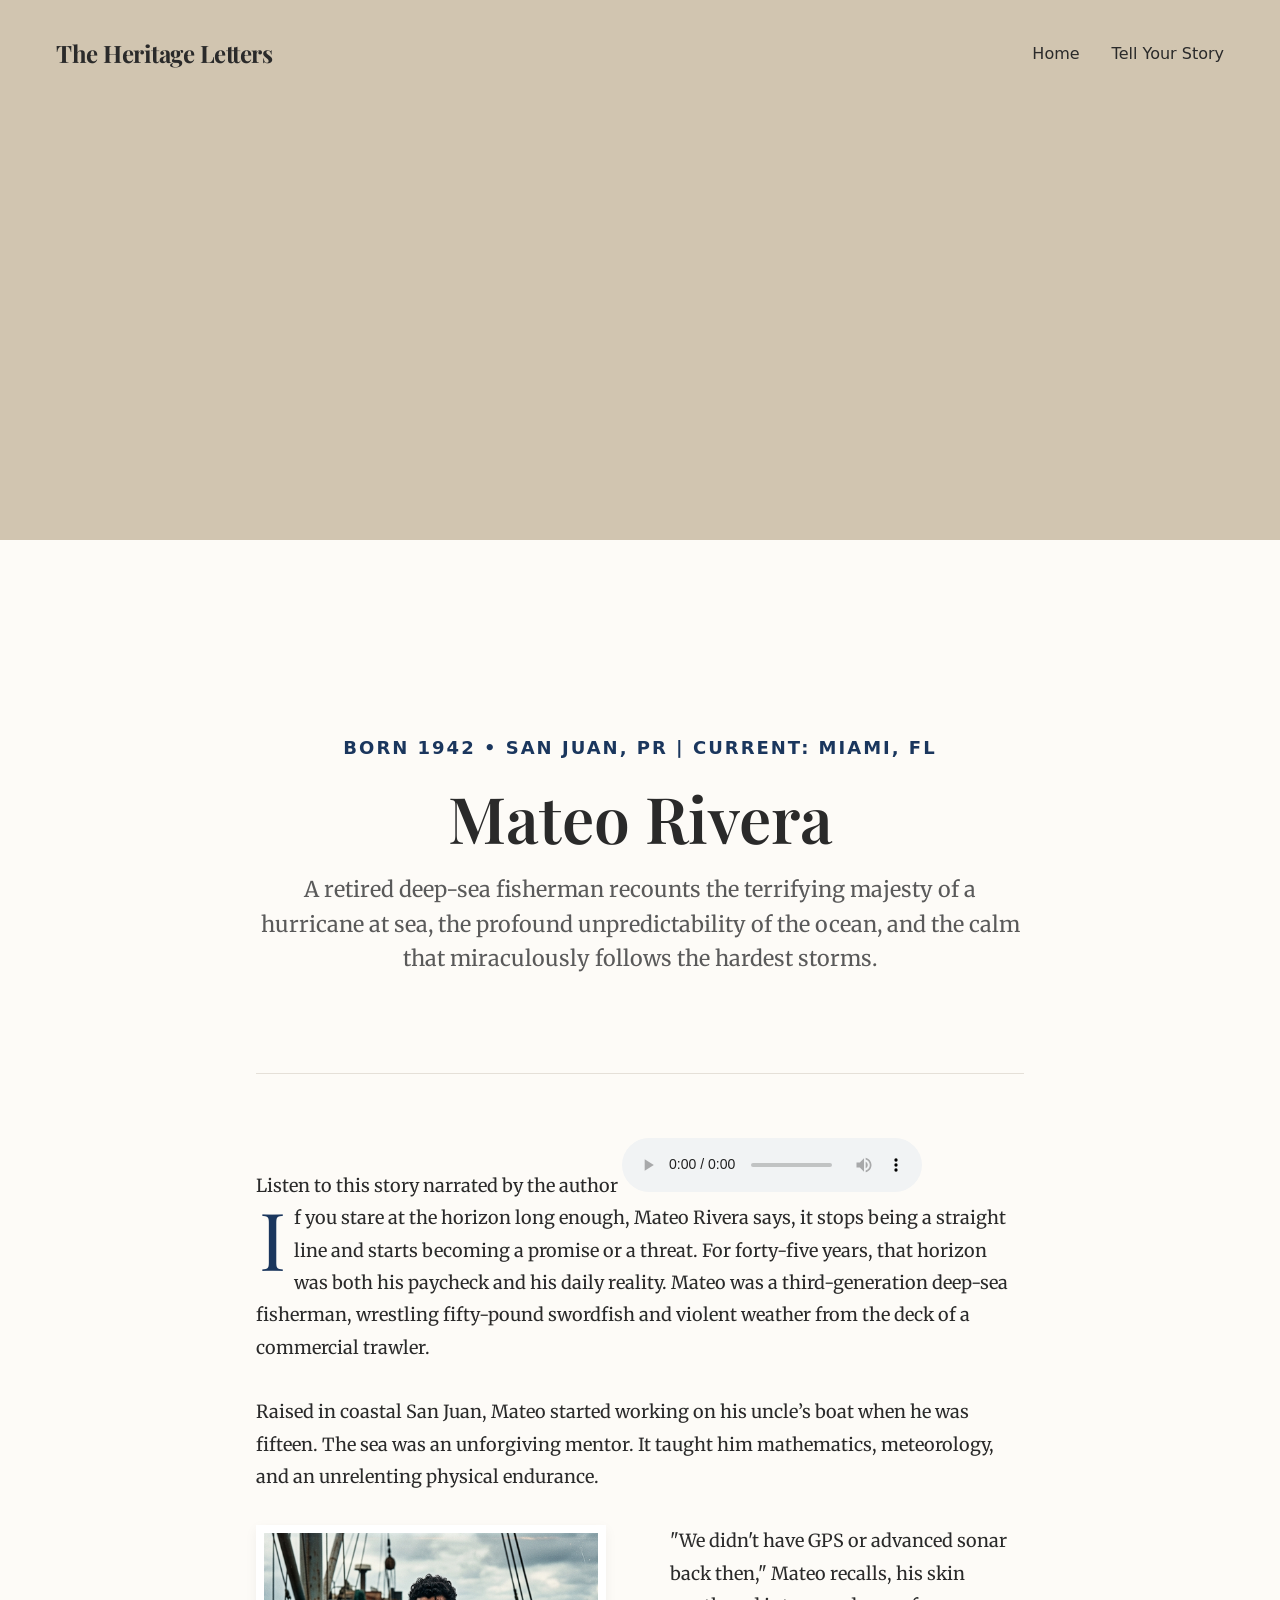
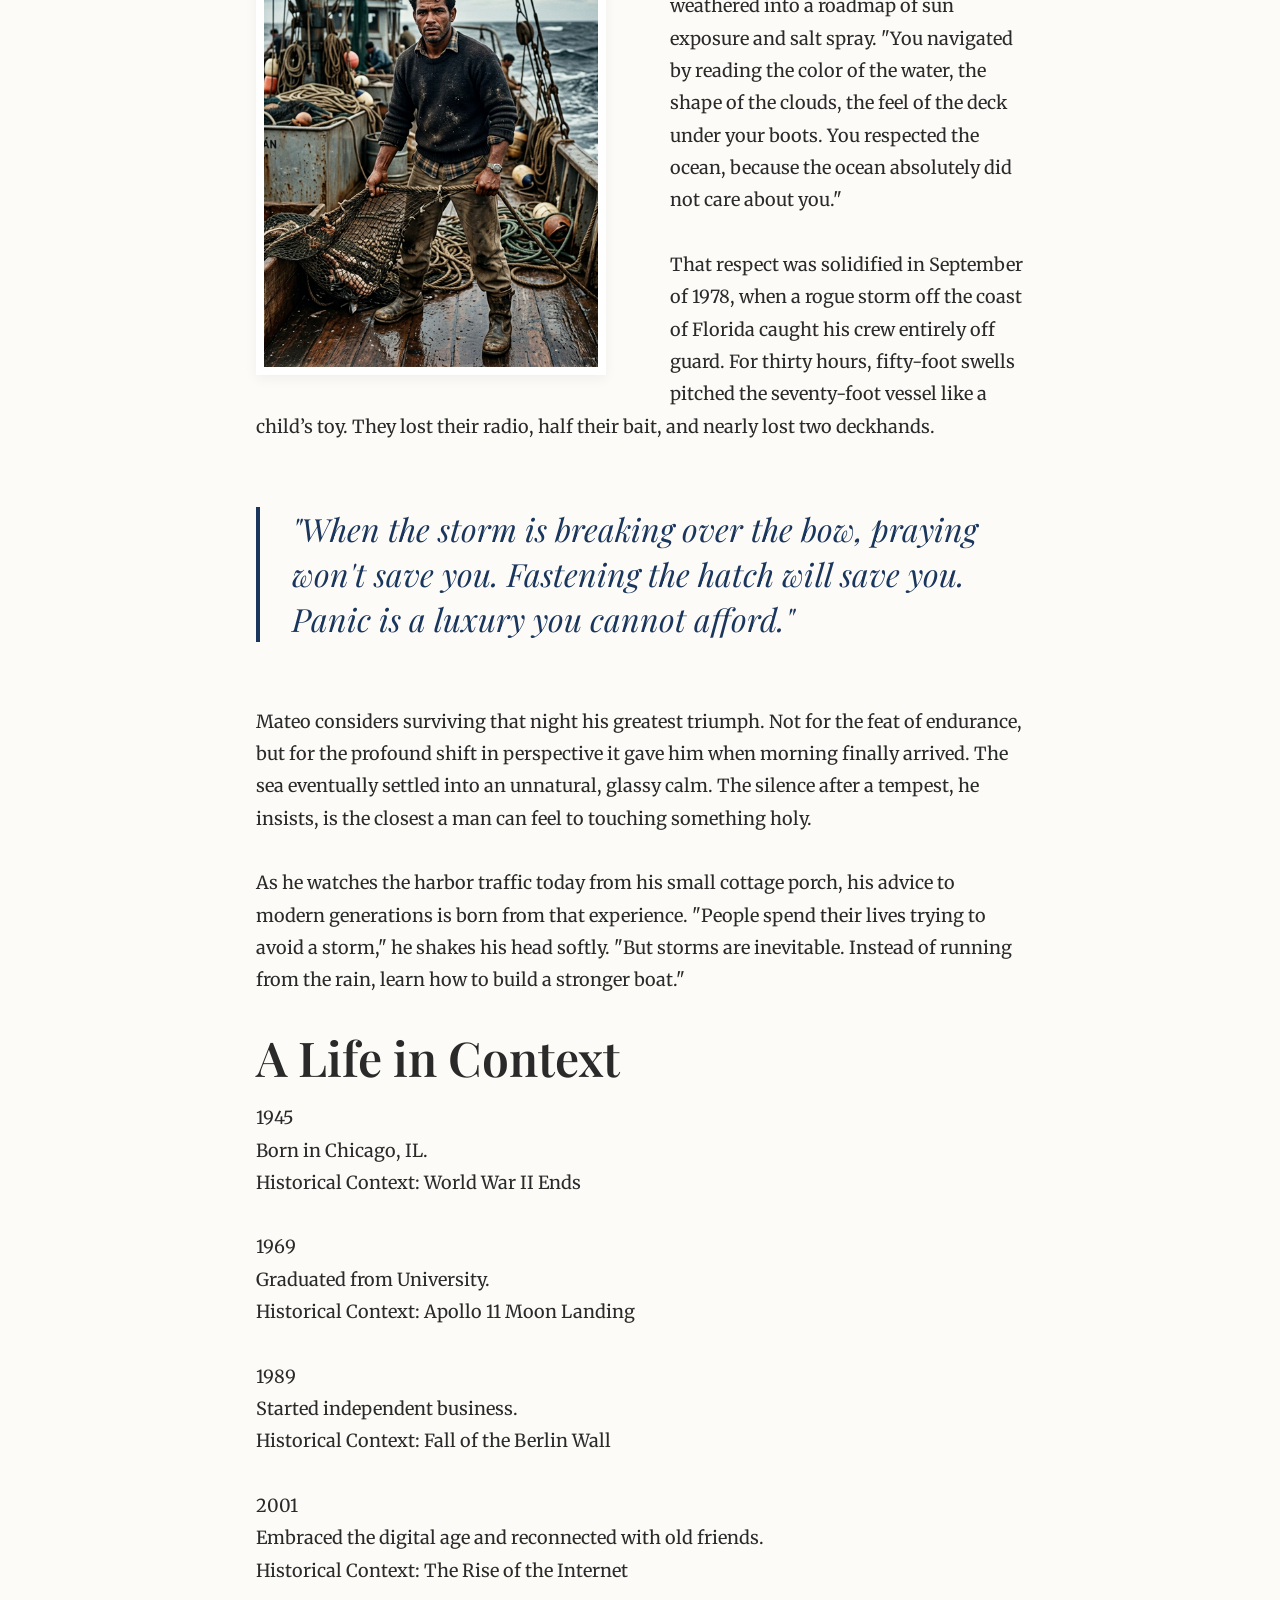
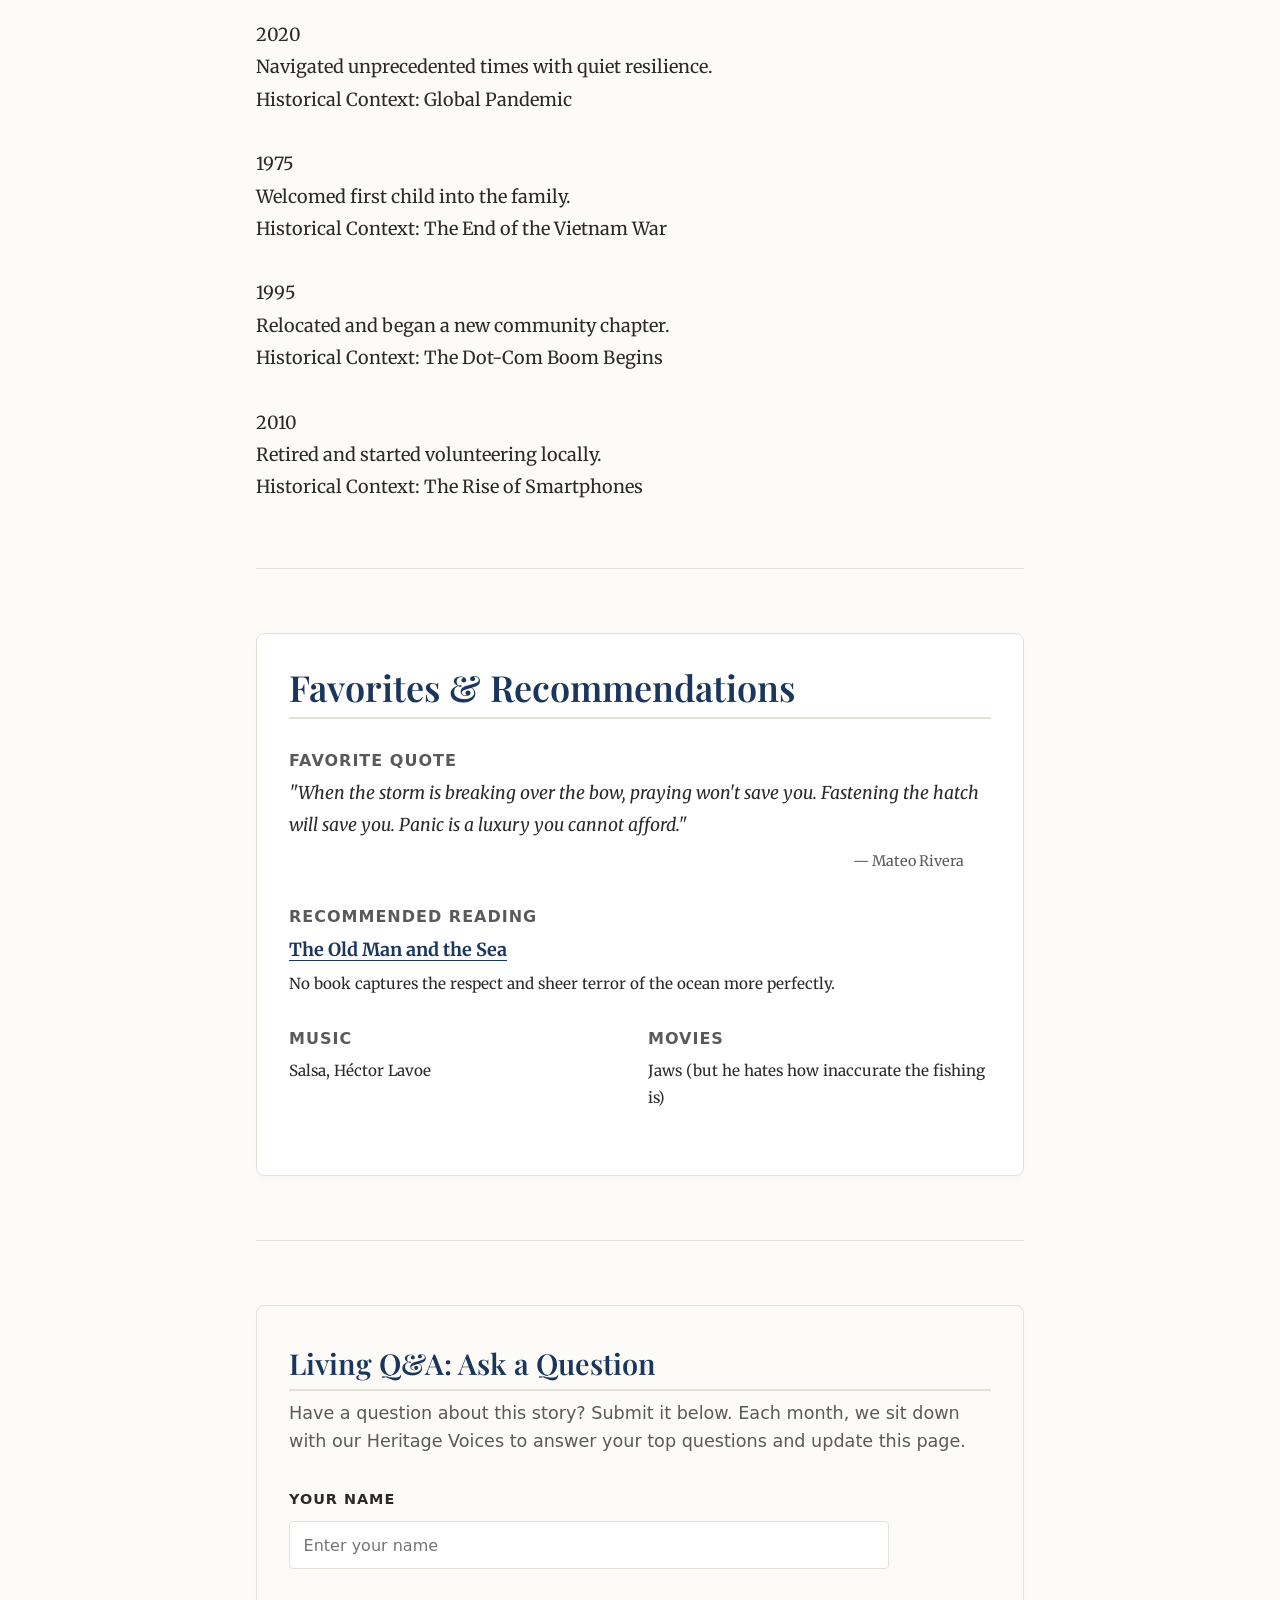
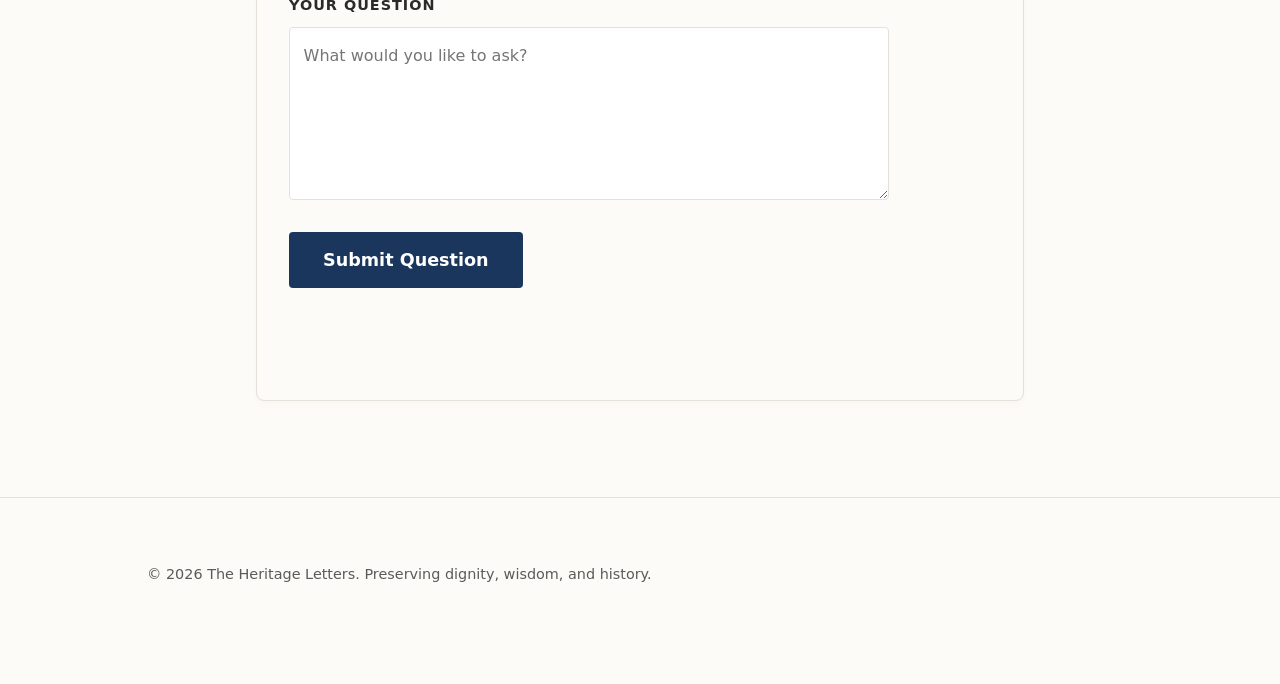
<file: story-8.html>
<!DOCTYPE html>
<html lang="en">

<head>
    <meta charset="UTF-8">
    <meta name="viewport" content="width=device-width, initial-scale=1.0">
    <title>Mateo Rivera | The Heritage Letters</title>
    <link rel="preconnect" href="https://fonts.googleapis.com">
    <link rel="preconnect" href="https://fonts.gstatic.com" crossorigin>
    <link
        href="https://fonts.googleapis.com/css2?family=Merriweather:ital,wght@0,300;0,400;0,700;1,400&family=Playfair+Display:ital,wght@0,400;0,600;0,700;1,400&display=swap"
        rel="stylesheet">
    <link rel="stylesheet" href="styles.css">
    <style>
        .article-hero-image {
            width: 100%;
            height: 60vh;
            min-height: 400px;
            background-color: #D1C5B0;
            display: flex;
            align-items: center;
            justify-content: center;
            color: #888;
            font-family: var(--font-ui);
            font-size: 1.2rem;
            margin-bottom: var(--spacing-xl);
        }

        .side-image {
            float: left;
            width: 350px;
            height: 450px;
            margin: 0 var(--spacing-lg) var(--spacing-sm) 0;
            background-color: #E5DFD4;
            display: flex;
            align-items: center;
            justify-content: center;
            color: #888;
            font-family: var(--font-ui);
            font-size: 1rem;
            border: 8px solid var(--color-white);
            box-shadow: 0 4px 12px rgba(0, 0, 0, 0.05);
        }

        .drop-cap:first-letter {
            float: left;
            font-family: var(--font-heading);
            font-size: 5rem;
            line-height: 0.8;
            padding-top: 4px;
            padding-right: 8px;
            padding-left: 3px;
            color: var(--color-accent);
        }

        @media (max-width: 768px) {
            .side-image {
                float: none;
                width: 100%;
                height: 350px;
                margin: var(--spacing-md) 0;
            }

            .article-hero-image {
                height: 40vh;
                min-height: 300px;
            }
        }
    </style>
</head>

<body>

    <header class="site-header" style="border-bottom: none; background: transparent; position: absolute; width: 100%;">
        <div class="container nav-container">
            <a href="index.html" class="logo" style="color: var(--color-text);">The Heritage Letters</a>
            <nav class="site-nav">
                <ul>
                    <li><a href="index.html">Home</a></li>
                    <li><a href="submit.html">Tell Your Story</a></li>
                </ul>
            </nav>
        </div>
    </header>

    <div class="article-hero-image" style="background-image: url('https://picsum.photos/seed/mateo_present/1920/1080'); background-size: cover; background-position: center; color: transparent;">
        mateo Present Day
    </div>

    <main class="container container-narrow">
        <article class="article-content">

            <header class="article-header">
                <span class="article-meta-large">Born 1942 • San Juan, PR | Current: Miami, FL</span>
                <h1>Mateo Rivera</h1>
                <p class="article-intro">
                    A retired deep-sea fisherman recounts the terrifying majesty of a hurricane at sea, the profound
                    unpredictability of the ocean, and the calm that miraculously follows the hardest storms.
                </p>
            </header>

                        <div class="audio-player-container">
                <span class="audio-player-label">Listen to this story narrated by the author</span>
                <audio class="custom-audio" controls>
                    <source src="#" type="audio/mpeg">
                    Your browser does not support the audio element.
                </audio>
            </div>

            <div class="content-body">
                <p class="drop-cap">
                    If you stare at the horizon long enough, Mateo Rivera says, it stops being a straight line and
                    starts becoming a promise or a threat. For forty-five years, that horizon was both his paycheck and
                    his daily reality. Mateo was a third-generation deep-sea fisherman, wrestling fifty-pound swordfish
                    and violent weather from the deck of a commercial trawler.
                </p>

                <p>
                    Raised in coastal San Juan, Mateo started working on his uncle’s boat when he was fifteen. The sea
                    was an unforgiving mentor. It taught him mathematics, meteorology, and an unrelenting physical
                    endurance.
                </p>

                <div class="side-image" style="background-image: url('images/mateo_youth.png'); background-size: cover; background-position: center; color: transparent;">
                    mateo Youth
                </div>

                <p>
                    "We didn't have GPS or advanced sonar back then," Mateo recalls, his skin weathered into a roadmap
                    of sun exposure and salt spray. "You navigated by reading the color of the water, the shape of the
                    clouds, the feel of the deck under your boots. You respected the ocean, because the ocean absolutely
                    did not care about you."
                </p>

                <p>
                    That respect was solidified in September of 1978, when a rogue storm off the coast of Florida caught
                    his crew entirely off guard. For thirty hours, fifty-foot swells pitched the seventy-foot vessel
                    like a child’s toy. They lost their radio, half their bait, and nearly lost two deckhands.
                </p>

                <blockquote>
                    "When the storm is breaking over the bow, praying won't save you. Fastening the hatch will save you.
                    Panic is a luxury you cannot afford."
                </blockquote>

                <p>
                    Mateo considers surviving that night his greatest triumph. Not for the feat of endurance, but for
                    the profound shift in perspective it gave him when morning finally arrived. The sea eventually
                    settled into an unnatural, glassy calm. The silence after a tempest, he insists, is the closest a
                    man can feel to touching something holy.
                </p>

                <p>
                    As he watches the harbor traffic today from his small cottage porch, his advice to modern
                    generations is born from that experience. "People spend their lives trying to avoid a storm," he
                    shakes his head softly. "But storms are inevitable. Instead of running from the rain, learn how to
                    build a stronger boat."
                </p>
            </div>

        
                        <!-- Interactive Timeline Section -->
            <section class="timeline-section">
                <h2 class="timeline-title">A Life in Context</h2>
                <div class="timeline">
                    <!-- Node 1 -->
                    <div class="timeline-item left">
                        <div class="timeline-content">
                            <div class="timeline-year">1945</div>
                            <div class="timeline-personal">Born in Chicago, IL.</div>
                            <p class="timeline-world">Historical Context: World War II Ends</p>
                        </div>
                    </div>
                    <!-- Node 2 -->
                    <div class="timeline-item right">
                        <div class="timeline-content">
                            <div class="timeline-year">1969</div>
                            <div class="timeline-personal">Graduated from University.</div>
                            <p class="timeline-world">Historical Context: Apollo 11 Moon Landing</p>
                        </div>
                    </div>
                    <!-- Node 3 -->
                    <div class="timeline-item left">
                        <div class="timeline-content">
                            <div class="timeline-year">1989</div>
                            <div class="timeline-personal">Started independent business.</div>
                            <p class="timeline-world">Historical Context: Fall of the Berlin Wall</p>
                        </div>
                    </div>
                    <!-- Node 4 -->
                    <div class="timeline-item right">
                        <div class="timeline-content">
                            <div class="timeline-year">2001</div>
                            <div class="timeline-personal">Embraced the digital age and reconnected with old friends.</div>
                            <p class="timeline-world">Historical Context: The Rise of the Internet</p>
                        </div>
                    </div>
                    <!-- Node 5 -->
                    <div class="timeline-item left">
                        <div class="timeline-content">
                            <div class="timeline-year">2020</div>
                            <div class="timeline-personal">Navigated unprecedented times with quiet resilience.</div>
                            <p class="timeline-world">Historical Context: Global Pandemic</p>
                        </div>
                    </div>
                    <!-- Node 6 -->
                    <div class="timeline-item right">
                        <div class="timeline-content">
                            <div class="timeline-year">1975</div>
                            <div class="timeline-personal">Welcomed first child into the family.</div>
                            <p class="timeline-world">Historical Context: The End of the Vietnam War</p>
                        </div>
                    </div>
                    <!-- Node 7 -->
                    <div class="timeline-item left">
                        <div class="timeline-content">
                            <div class="timeline-year">1995</div>
                            <div class="timeline-personal">Relocated and began a new community chapter.</div>
                            <p class="timeline-world">Historical Context: The Dot-Com Boom Begins</p>
                        </div>
                    </div>
                    <!-- Node 8 -->
                    <div class="timeline-item right">
                        <div class="timeline-content">
                            <div class="timeline-year">2010</div>
                            <div class="timeline-personal">Retired and started volunteering locally.</div>
                            <p class="timeline-world">Historical Context: The Rise of Smartphones</p>
                        </div>
                    </div>
                </div>
            </section>

            <hr style="margin: var(--spacing-lg) 0; border: 0; border-top: 1px solid var(--color-border);">
            
            <section class="favorites-section" style="background: var(--color-white); padding: var(--spacing-md); border-radius: var(--radius-md); box-shadow: 0 4px 6px rgba(0,0,0,0.02); border: 1px solid var(--color-border);">
                <h3 style="color: var(--color-accent); font-family: var(--font-heading); margin-bottom: var(--spacing-md); border-bottom: 2px solid var(--color-border); padding-bottom: 0.5rem;">Favorites & Recommendations</h3>
                
                <div style="margin-bottom: 1.5rem;">
                    <h4 style="font-family: var(--font-ui); font-size: 1rem; color: var(--color-text-light); text-transform: uppercase; letter-spacing: 1px; margin-bottom: 0.5rem;">Favorite Quote</h4>
                    <p style="font-style: italic; font-size: 1.1rem; margin-bottom: 0;">"When the storm is breaking over the bow, praying won't save you. Fastening the hatch will save you. Panic is a luxury you cannot afford."</p>
                    <p style="text-align: right; font-size: 0.9rem; color: var(--color-text-light); margin-top: 0.5rem;">— Mateo Rivera</p>
                </div>

                <div style="margin-bottom: 1.5rem;">
                    <h4 style="font-family: var(--font-ui); font-size: 1rem; color: var(--color-text-light); text-transform: uppercase; letter-spacing: 1px; margin-bottom: 0.5rem;">Recommended Reading</h4>
                    <p style="font-weight: bold; margin-bottom: 0.2rem;"><a href="https://www.amazon.com/s?k=The+Old+Man+and+the+Sea&tag=YOUR_AFFILIATE_TAG" target="_blank" rel="noopener noreferrer">The Old Man and the Sea</a></p>
                    <p style="font-size: 0.95rem;">No book captures the respect and sheer terror of the ocean more perfectly.</p>
                </div>

                <div style="display: grid; grid-template-columns: 1fr 1fr; gap: 1rem;">
                    <div>
                        <h4 style="font-family: var(--font-ui); font-size: 1rem; color: var(--color-text-light); text-transform: uppercase; letter-spacing: 1px; margin-bottom: 0.5rem;">Music</h4>
                        <p style="font-size: 0.95rem;">Salsa, Héctor Lavoe</p>
                    </div>
                    <div>
                        <h4 style="font-family: var(--font-ui); font-size: 1rem; color: var(--color-text-light); text-transform: uppercase; letter-spacing: 1px; margin-bottom: 0.5rem;">Movies</h4>
                        <p style="font-size: 0.95rem;">Jaws (but he hates how inaccurate the fishing is)</p>
                    </div>
                </div>
            </section>
        
        
            <hr style="margin: var(--spacing-lg) 0; border: 0; border-top: 1px solid var(--color-border);">
            
            <!-- Living Q&A Section -->
            <section class="living-qa-section" style="background-color: #FDFBF7; padding: 2.5rem 2rem; border-radius: var(--radius-md); box-shadow: 0 4px 6px rgba(0,0,0,0.02); border: 1px solid var(--color-border); margin-bottom: 3rem;">
                <h3 style="color: var(--color-accent); font-family: var(--font-heading); margin-bottom: 0.5rem; font-size: 1.8rem; border-bottom: 2px solid var(--color-border); padding-bottom: 0.5rem;">Living Q&A: Ask a Question</h3>
                <p style="font-family: var(--font-ui); color: var(--color-text-light); margin-bottom: 2rem; line-height: 1.6; font-size: 1.1rem;">
                    Have a question about this story? Submit it below. Each month, we sit down with our Heritage Voices to answer your top questions and update this page.
                </p>
                <form id="qa-form" class="qa-form" style="display: flex; flex-direction: column; gap: 1.5rem; max-width: 600px;">
                    <div style="display: flex; flex-direction: column; gap: 0.5rem;">
                        <label for="qa-name" style="font-family: var(--font-ui); font-weight: 600; color: var(--color-text); text-transform: uppercase; letter-spacing: 1px; font-size: 0.9rem;">Your Name</label>
                        <input type="text" id="qa-name" name="qa-name" class="form-control" placeholder="Enter your name" required style="padding: 0.85rem; border: 1px solid var(--color-border); border-radius: 4px; font-family: var(--font-ui); font-size: 1rem;">
                    </div>
                    <div style="display: flex; flex-direction: column; gap: 0.5rem;">
                        <label for="qa-question" style="font-family: var(--font-ui); font-weight: 600; color: var(--color-text); text-transform: uppercase; letter-spacing: 1px; font-size: 0.9rem;">Your Question</label>
                        <textarea id="qa-question" name="qa-question" class="form-control" rows="5" placeholder="What would you like to ask?" required style="padding: 0.85rem; border: 1px solid var(--color-border); border-radius: 4px; font-family: var(--font-ui); font-size: 1rem; resize: vertical;"></textarea>
                    </div>
                    <button type="submit" id="qa-submit-btn" class="btn btn-primary" style="align-self: flex-start; margin-top: 0.5rem;">Submit Question</button>
                    <p id="qa-form-msg" style="margin-top: 1rem; font-size: 0.95rem; font-weight: bold;"></p>
                </form>
            </section>

        
            <script>
                document.getElementById('qa-form').addEventListener('submit', function (e) {
                    e.preventDefault();
                    
                    const submitBtn = document.getElementById('qa-submit-btn');
                    const msgElement = document.getElementById('qa-form-msg');
                    const nameInput = document.getElementById('qa-name');
                    const questionInput = document.getElementById('qa-question');
                    
                    submitBtn.textContent = 'Submitting...';
                    submitBtn.disabled = true;
                    msgElement.textContent = '';
                    msgElement.style.color = 'inherit';
                    
                    const formData = new FormData();
                    formData.append('name', nameInput.value.trim());
                    formData.append('question', questionInput.value.trim());
                    formData.append('type', 'living_qa_submission');
                    
                    const scriptURL = 'https://script.google.com/macros/s/AKfycby5-_C4QYbOe_HwGAKn1ZT8Nbpb5aBnQ7oYW80xYNcAp_mFj2mKf1CGSLtyHsjDk9fwOg/exec';
                    
                    fetch(scriptURL, { method: 'POST', body: formData })
                        .then(response => {
                            msgElement.style.color = '#1B2A47';
                            msgElement.textContent = 'Thank you! Your question has been submitted to our editors.';
                            nameInput.value = '';
                            questionInput.value = '';
                            submitBtn.textContent = 'Submit Question';
                            submitBtn.disabled = false;
                        })
                        .catch(error => {
                            console.error('Error!', error.message);
                            msgElement.style.color = 'red';
                            msgElement.textContent = 'There was an error. Please try again.';
                            submitBtn.textContent = 'Submit Question';
                            submitBtn.disabled = false;
                        });
                });
            </script>
        </article>
    </main>

    <footer class="site-footer" style="margin-top: var(--spacing-xl); border-top: 1px solid var(--color-border);">
        <div class="container">
            <p>&copy; 2026 The Heritage Letters. Preserving dignity, wisdom, and history.</p>
        </div>
    </footer>

</body>

</html>
</file>
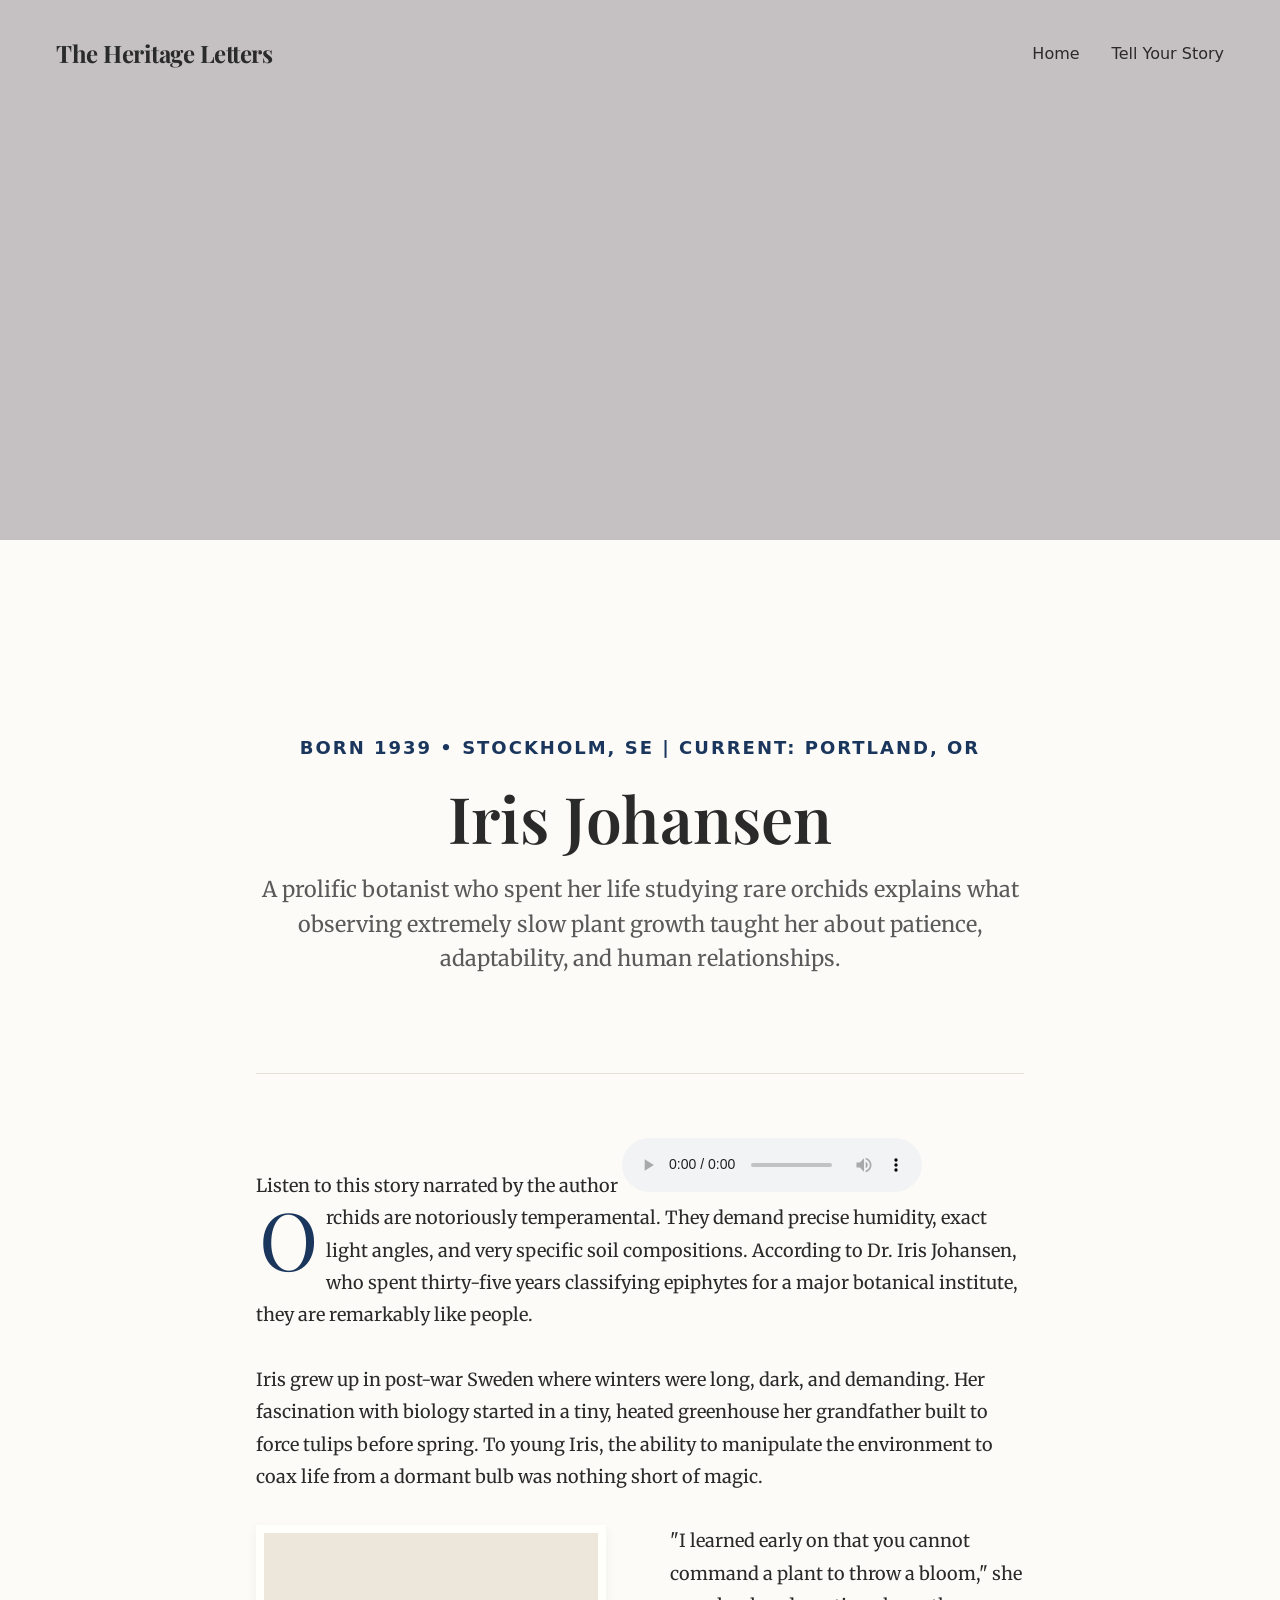
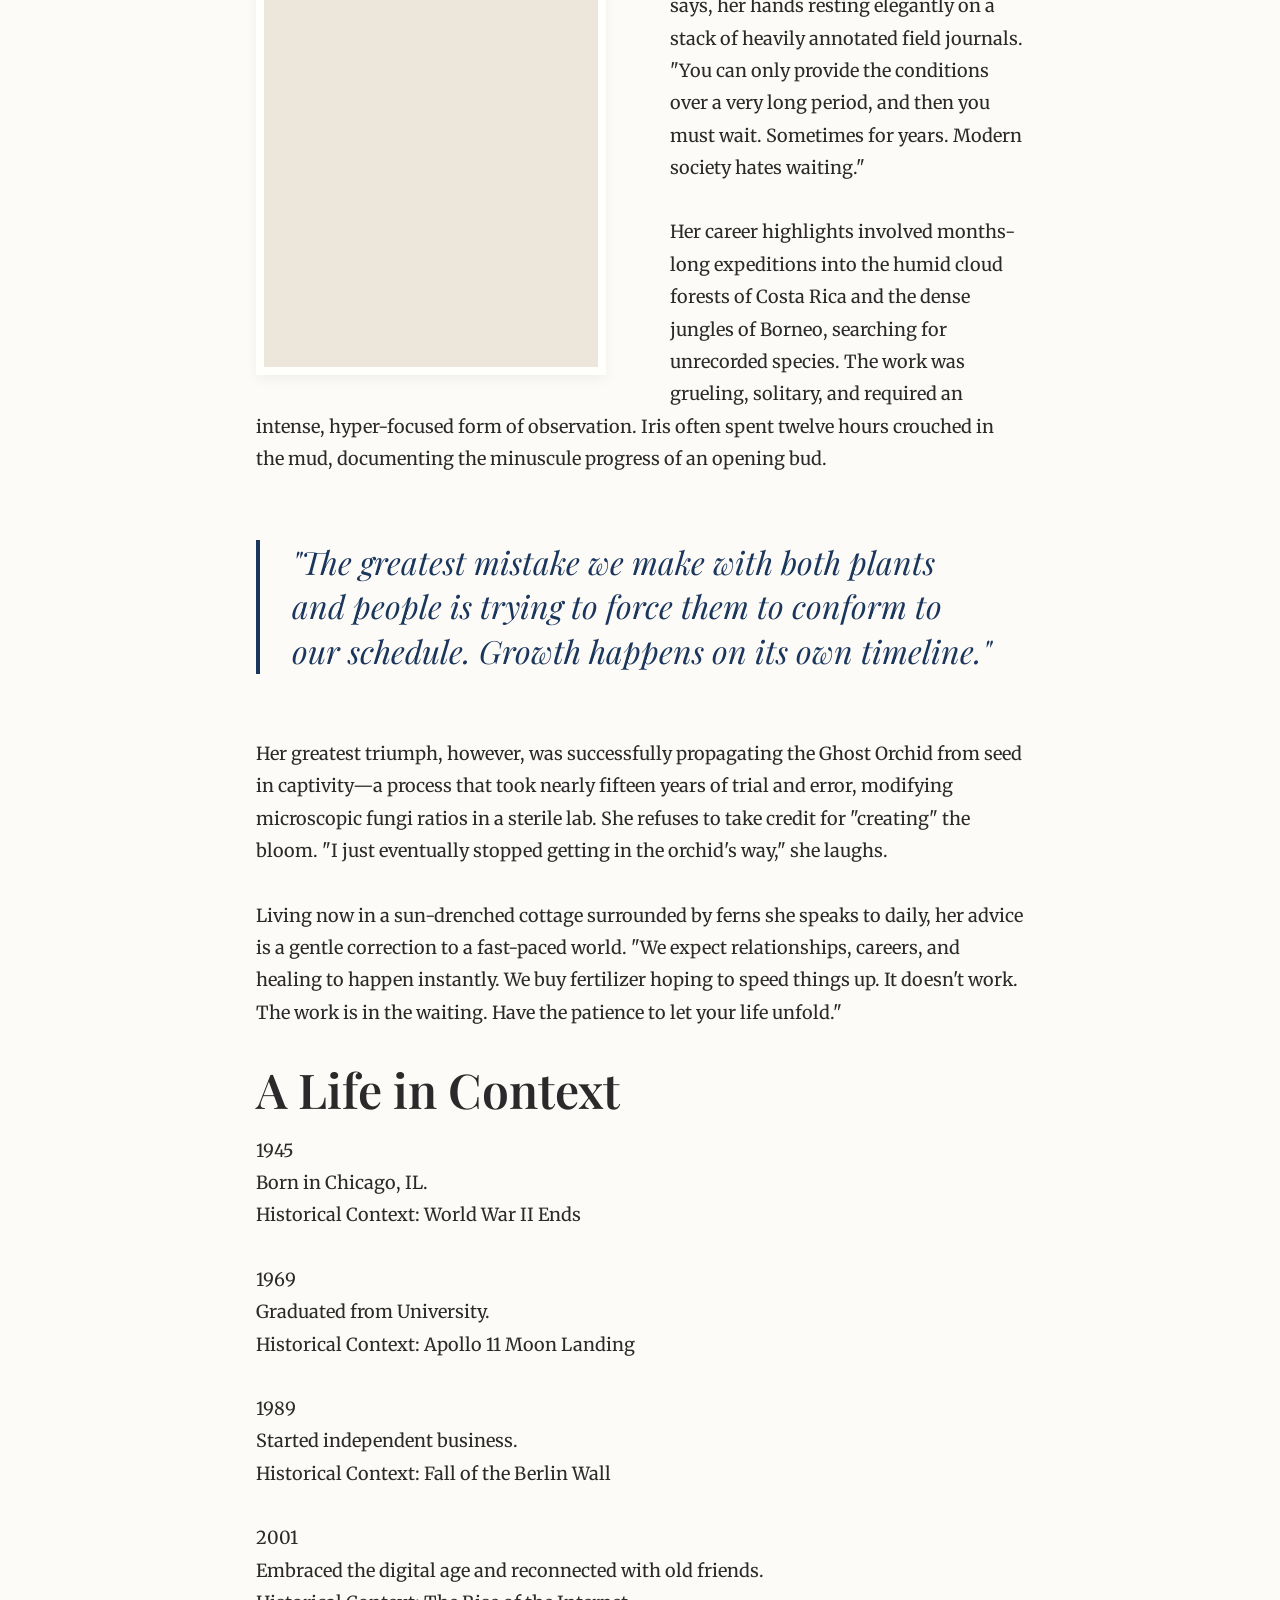
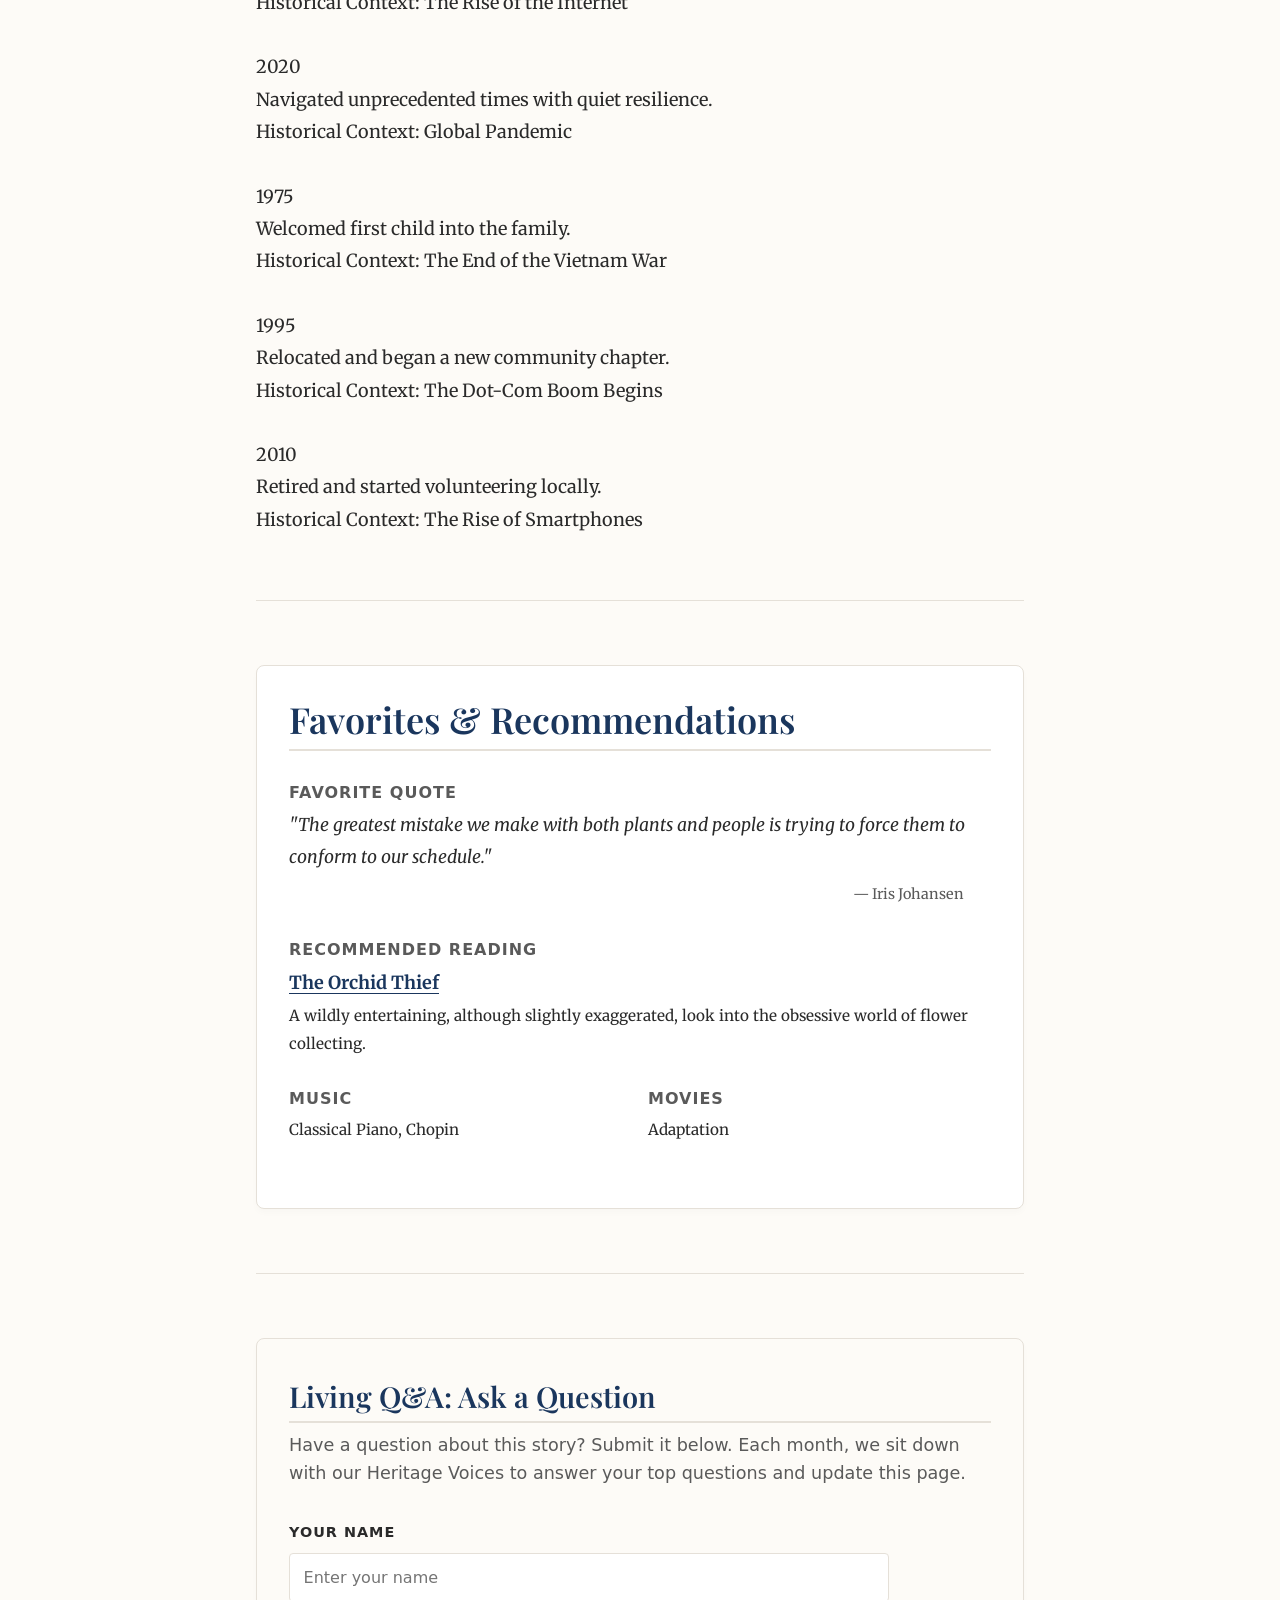
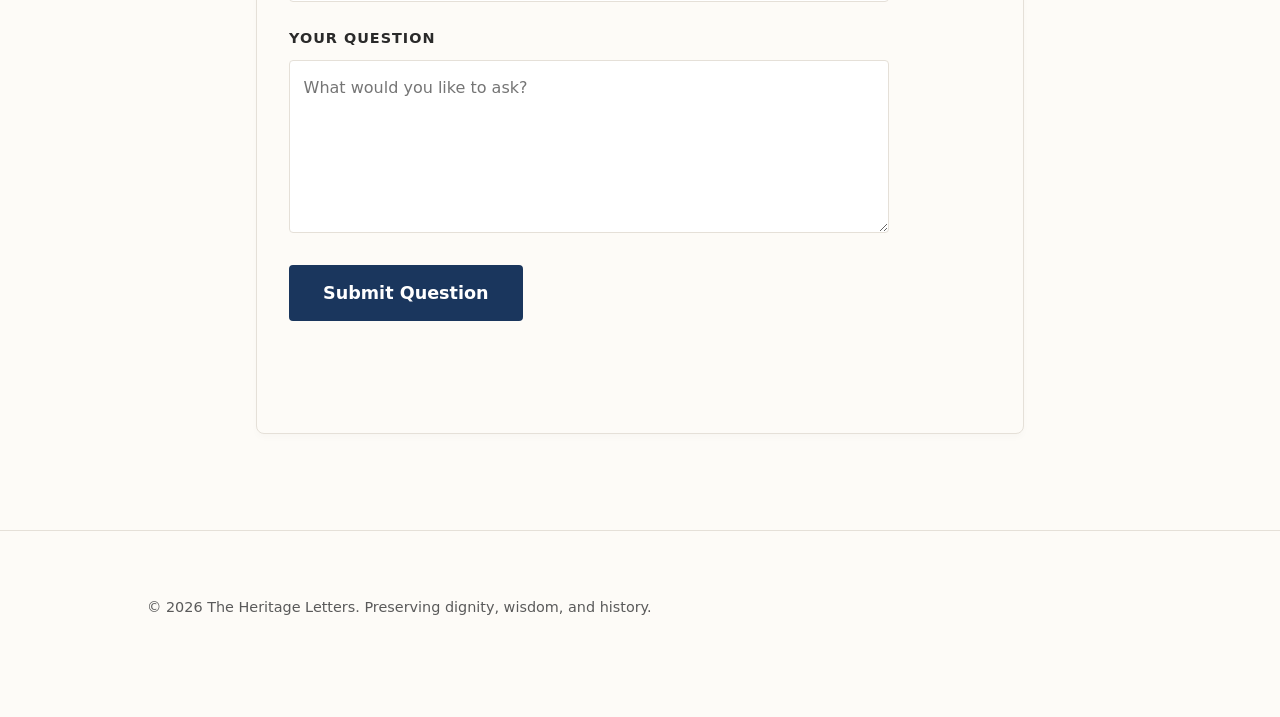
<file: story-9.html>
<!DOCTYPE html>
<html lang="en">

<head>
    <meta charset="UTF-8">
    <meta name="viewport" content="width=device-width, initial-scale=1.0">
    <title>Iris Johansen | The Heritage Letters</title>
    <link rel="preconnect" href="https://fonts.googleapis.com">
    <link rel="preconnect" href="https://fonts.gstatic.com" crossorigin>
    <link
        href="https://fonts.googleapis.com/css2?family=Merriweather:ital,wght@0,300;0,400;0,700;1,400&family=Playfair+Display:ital,wght@0,400;0,600;0,700;1,400&display=swap"
        rel="stylesheet">
    <link rel="stylesheet" href="styles.css">
    <style>
        .article-hero-image {
            width: 100%;
            height: 60vh;
            min-height: 400px;
            background-color: #C5C0C2;
            display: flex;
            align-items: center;
            justify-content: center;
            color: #888;
            font-family: var(--font-ui);
            font-size: 1.2rem;
            margin-bottom: var(--spacing-xl);
        }

        .side-image {
            float: left;
            width: 350px;
            height: 450px;
            margin: 0 var(--spacing-lg) var(--spacing-sm) 0;
            background-color: #DFDDDE;
            display: flex;
            align-items: center;
            justify-content: center;
            color: #888;
            font-family: var(--font-ui);
            font-size: 1rem;
            border: 8px solid var(--color-white);
            box-shadow: 0 4px 12px rgba(0, 0, 0, 0.05);
        }

        .drop-cap:first-letter {
            float: left;
            font-family: var(--font-heading);
            font-size: 5rem;
            line-height: 0.8;
            padding-top: 4px;
            padding-right: 8px;
            padding-left: 3px;
            color: var(--color-accent);
        }

        @media (max-width: 768px) {
            .side-image {
                float: none;
                width: 100%;
                height: 350px;
                margin: var(--spacing-md) 0;
            }

            .article-hero-image {
                height: 40vh;
                min-height: 300px;
            }
        }
    </style>
</head>

<body>

    <header class="site-header" style="border-bottom: none; background: transparent; position: absolute; width: 100%;">
        <div class="container nav-container">
            <a href="index.html" class="logo" style="color: var(--color-text);">The Heritage Letters</a>
            <nav class="site-nav">
                <ul>
                    <li><a href="index.html">Home</a></li>
                    <li><a href="submit.html">Tell Your Story</a></li>
                </ul>
            </nav>
        </div>
    </header>

    <div class="article-hero-image" style="background-image: url('https://picsum.photos/seed/iris_present/1920/1080'); background-size: cover; background-position: center; color: transparent;">
        iris Present Day
    </div>

    <main class="container container-narrow">
        <article class="article-content">

            <header class="article-header">
                <span class="article-meta-large">Born 1939 • Stockholm, SE | Current: Portland, OR</span>
                <h1>Iris Johansen</h1>
                <p class="article-intro">
                    A prolific botanist who spent her life studying rare orchids explains what observing extremely slow
                    plant growth taught her about patience, adaptability, and human relationships.
                </p>
            </header>

                        <div class="audio-player-container">
                <span class="audio-player-label">Listen to this story narrated by the author</span>
                <audio class="custom-audio" controls>
                    <source src="#" type="audio/mpeg">
                    Your browser does not support the audio element.
                </audio>
            </div>

            <div class="content-body">
                <p class="drop-cap">
                    Orchids are notoriously temperamental. They demand precise humidity, exact light angles, and very
                    specific soil compositions. According to Dr. Iris Johansen, who spent thirty-five years classifying
                    epiphytes for a major botanical institute, they are remarkably like people.
                </p>

                <p>
                    Iris grew up in post-war Sweden where winters were long, dark, and demanding. Her fascination with
                    biology started in a tiny, heated greenhouse her grandfather built to force tulips before spring. To
                    young Iris, the ability to manipulate the environment to coax life from a dormant bulb was nothing
                    short of magic.
                </p>

                <div class="side-image" style="background-image: url('https://picsum.photos/seed/iris_youth/400/600'); background-size: cover; background-position: center; color: transparent; filter: grayscale(1) sepia(0.2);">
                    iris Youth
                </div>

                <p>
                    "I learned early on that you cannot command a plant to throw a bloom," she says, her hands resting
                    elegantly on a stack of heavily annotated field journals. "You can only provide the conditions over
                    a very long period, and then you must wait. Sometimes for years. Modern society hates waiting."
                </p>

                <p>
                    Her career highlights involved months-long expeditions into the humid cloud forests of Costa Rica
                    and the dense jungles of Borneo, searching for unrecorded species. The work was grueling, solitary,
                    and required an intense, hyper-focused form of observation. Iris often spent twelve hours crouched
                    in the mud, documenting the minuscule progress of an opening bud.
                </p>

                <blockquote>
                    "The greatest mistake we make with both plants and people is trying to force them to conform to our
                    schedule. Growth happens on its own timeline."
                </blockquote>

                <p>
                    Her greatest triumph, however, was successfully propagating the Ghost Orchid from seed in
                    captivity—a process that took nearly fifteen years of trial and error, modifying microscopic fungi
                    ratios in a sterile lab. She refuses to take credit for "creating" the bloom. "I just eventually
                    stopped getting in the orchid's way," she laughs.
                </p>

                <p>
                    Living now in a sun-drenched cottage surrounded by ferns she speaks to daily, her advice is a gentle
                    correction to a fast-paced world. "We expect relationships, careers, and healing to happen
                    instantly. We buy fertilizer hoping to speed things up. It doesn't work. The work is in the waiting.
                    Have the patience to let your life unfold."
                </p>
            </div>

        
                        <!-- Interactive Timeline Section -->
            <section class="timeline-section">
                <h2 class="timeline-title">A Life in Context</h2>
                <div class="timeline">
                    <!-- Node 1 -->
                    <div class="timeline-item left">
                        <div class="timeline-content">
                            <div class="timeline-year">1945</div>
                            <div class="timeline-personal">Born in Chicago, IL.</div>
                            <p class="timeline-world">Historical Context: World War II Ends</p>
                        </div>
                    </div>
                    <!-- Node 2 -->
                    <div class="timeline-item right">
                        <div class="timeline-content">
                            <div class="timeline-year">1969</div>
                            <div class="timeline-personal">Graduated from University.</div>
                            <p class="timeline-world">Historical Context: Apollo 11 Moon Landing</p>
                        </div>
                    </div>
                    <!-- Node 3 -->
                    <div class="timeline-item left">
                        <div class="timeline-content">
                            <div class="timeline-year">1989</div>
                            <div class="timeline-personal">Started independent business.</div>
                            <p class="timeline-world">Historical Context: Fall of the Berlin Wall</p>
                        </div>
                    </div>
                    <!-- Node 4 -->
                    <div class="timeline-item right">
                        <div class="timeline-content">
                            <div class="timeline-year">2001</div>
                            <div class="timeline-personal">Embraced the digital age and reconnected with old friends.</div>
                            <p class="timeline-world">Historical Context: The Rise of the Internet</p>
                        </div>
                    </div>
                    <!-- Node 5 -->
                    <div class="timeline-item left">
                        <div class="timeline-content">
                            <div class="timeline-year">2020</div>
                            <div class="timeline-personal">Navigated unprecedented times with quiet resilience.</div>
                            <p class="timeline-world">Historical Context: Global Pandemic</p>
                        </div>
                    </div>
                    <!-- Node 6 -->
                    <div class="timeline-item right">
                        <div class="timeline-content">
                            <div class="timeline-year">1975</div>
                            <div class="timeline-personal">Welcomed first child into the family.</div>
                            <p class="timeline-world">Historical Context: The End of the Vietnam War</p>
                        </div>
                    </div>
                    <!-- Node 7 -->
                    <div class="timeline-item left">
                        <div class="timeline-content">
                            <div class="timeline-year">1995</div>
                            <div class="timeline-personal">Relocated and began a new community chapter.</div>
                            <p class="timeline-world">Historical Context: The Dot-Com Boom Begins</p>
                        </div>
                    </div>
                    <!-- Node 8 -->
                    <div class="timeline-item right">
                        <div class="timeline-content">
                            <div class="timeline-year">2010</div>
                            <div class="timeline-personal">Retired and started volunteering locally.</div>
                            <p class="timeline-world">Historical Context: The Rise of Smartphones</p>
                        </div>
                    </div>
                </div>
            </section>

            <hr style="margin: var(--spacing-lg) 0; border: 0; border-top: 1px solid var(--color-border);">
            
            <section class="favorites-section" style="background: var(--color-white); padding: var(--spacing-md); border-radius: var(--radius-md); box-shadow: 0 4px 6px rgba(0,0,0,0.02); border: 1px solid var(--color-border);">
                <h3 style="color: var(--color-accent); font-family: var(--font-heading); margin-bottom: var(--spacing-md); border-bottom: 2px solid var(--color-border); padding-bottom: 0.5rem;">Favorites & Recommendations</h3>
                
                <div style="margin-bottom: 1.5rem;">
                    <h4 style="font-family: var(--font-ui); font-size: 1rem; color: var(--color-text-light); text-transform: uppercase; letter-spacing: 1px; margin-bottom: 0.5rem;">Favorite Quote</h4>
                    <p style="font-style: italic; font-size: 1.1rem; margin-bottom: 0;">"The greatest mistake we make with both plants and people is trying to force them to conform to our schedule."</p>
                    <p style="text-align: right; font-size: 0.9rem; color: var(--color-text-light); margin-top: 0.5rem;">— Iris Johansen</p>
                </div>

                <div style="margin-bottom: 1.5rem;">
                    <h4 style="font-family: var(--font-ui); font-size: 1rem; color: var(--color-text-light); text-transform: uppercase; letter-spacing: 1px; margin-bottom: 0.5rem;">Recommended Reading</h4>
                    <p style="font-weight: bold; margin-bottom: 0.2rem;"><a href="https://www.amazon.com/s?k=The+Orchid+Thief&tag=YOUR_AFFILIATE_TAG" target="_blank" rel="noopener noreferrer">The Orchid Thief</a></p>
                    <p style="font-size: 0.95rem;">A wildly entertaining, although slightly exaggerated, look into the obsessive world of flower collecting.</p>
                </div>

                <div style="display: grid; grid-template-columns: 1fr 1fr; gap: 1rem;">
                    <div>
                        <h4 style="font-family: var(--font-ui); font-size: 1rem; color: var(--color-text-light); text-transform: uppercase; letter-spacing: 1px; margin-bottom: 0.5rem;">Music</h4>
                        <p style="font-size: 0.95rem;">Classical Piano, Chopin</p>
                    </div>
                    <div>
                        <h4 style="font-family: var(--font-ui); font-size: 1rem; color: var(--color-text-light); text-transform: uppercase; letter-spacing: 1px; margin-bottom: 0.5rem;">Movies</h4>
                        <p style="font-size: 0.95rem;">Adaptation</p>
                    </div>
                </div>
            </section>
        
        
            <hr style="margin: var(--spacing-lg) 0; border: 0; border-top: 1px solid var(--color-border);">
            
            <!-- Living Q&A Section -->
            <section class="living-qa-section" style="background-color: #FDFBF7; padding: 2.5rem 2rem; border-radius: var(--radius-md); box-shadow: 0 4px 6px rgba(0,0,0,0.02); border: 1px solid var(--color-border); margin-bottom: 3rem;">
                <h3 style="color: var(--color-accent); font-family: var(--font-heading); margin-bottom: 0.5rem; font-size: 1.8rem; border-bottom: 2px solid var(--color-border); padding-bottom: 0.5rem;">Living Q&A: Ask a Question</h3>
                <p style="font-family: var(--font-ui); color: var(--color-text-light); margin-bottom: 2rem; line-height: 1.6; font-size: 1.1rem;">
                    Have a question about this story? Submit it below. Each month, we sit down with our Heritage Voices to answer your top questions and update this page.
                </p>
                <form id="qa-form" class="qa-form" style="display: flex; flex-direction: column; gap: 1.5rem; max-width: 600px;">
                    <div style="display: flex; flex-direction: column; gap: 0.5rem;">
                        <label for="qa-name" style="font-family: var(--font-ui); font-weight: 600; color: var(--color-text); text-transform: uppercase; letter-spacing: 1px; font-size: 0.9rem;">Your Name</label>
                        <input type="text" id="qa-name" name="qa-name" class="form-control" placeholder="Enter your name" required style="padding: 0.85rem; border: 1px solid var(--color-border); border-radius: 4px; font-family: var(--font-ui); font-size: 1rem;">
                    </div>
                    <div style="display: flex; flex-direction: column; gap: 0.5rem;">
                        <label for="qa-question" style="font-family: var(--font-ui); font-weight: 600; color: var(--color-text); text-transform: uppercase; letter-spacing: 1px; font-size: 0.9rem;">Your Question</label>
                        <textarea id="qa-question" name="qa-question" class="form-control" rows="5" placeholder="What would you like to ask?" required style="padding: 0.85rem; border: 1px solid var(--color-border); border-radius: 4px; font-family: var(--font-ui); font-size: 1rem; resize: vertical;"></textarea>
                    </div>
                    <button type="submit" id="qa-submit-btn" class="btn btn-primary" style="align-self: flex-start; margin-top: 0.5rem;">Submit Question</button>
                    <p id="qa-form-msg" style="margin-top: 1rem; font-size: 0.95rem; font-weight: bold;"></p>
                </form>
            </section>

        
            <script>
                document.getElementById('qa-form').addEventListener('submit', function (e) {
                    e.preventDefault();
                    
                    const submitBtn = document.getElementById('qa-submit-btn');
                    const msgElement = document.getElementById('qa-form-msg');
                    const nameInput = document.getElementById('qa-name');
                    const questionInput = document.getElementById('qa-question');
                    
                    submitBtn.textContent = 'Submitting...';
                    submitBtn.disabled = true;
                    msgElement.textContent = '';
                    msgElement.style.color = 'inherit';
                    
                    const formData = new FormData();
                    formData.append('name', nameInput.value.trim());
                    formData.append('question', questionInput.value.trim());
                    formData.append('type', 'living_qa_submission');
                    
                    const scriptURL = 'https://script.google.com/macros/s/AKfycby5-_C4QYbOe_HwGAKn1ZT8Nbpb5aBnQ7oYW80xYNcAp_mFj2mKf1CGSLtyHsjDk9fwOg/exec';
                    
                    fetch(scriptURL, { method: 'POST', body: formData })
                        .then(response => {
                            msgElement.style.color = '#1B2A47';
                            msgElement.textContent = 'Thank you! Your question has been submitted to our editors.';
                            nameInput.value = '';
                            questionInput.value = '';
                            submitBtn.textContent = 'Submit Question';
                            submitBtn.disabled = false;
                        })
                        .catch(error => {
                            console.error('Error!', error.message);
                            msgElement.style.color = 'red';
                            msgElement.textContent = 'There was an error. Please try again.';
                            submitBtn.textContent = 'Submit Question';
                            submitBtn.disabled = false;
                        });
                });
            </script>
        </article>
    </main>

    <footer class="site-footer" style="margin-top: var(--spacing-xl); border-top: 1px solid var(--color-border);">
        <div class="container">
            <p>&copy; 2026 The Heritage Letters. Preserving dignity, wisdom, and history.</p>
        </div>
    </footer>

</body>

</html>
</file>
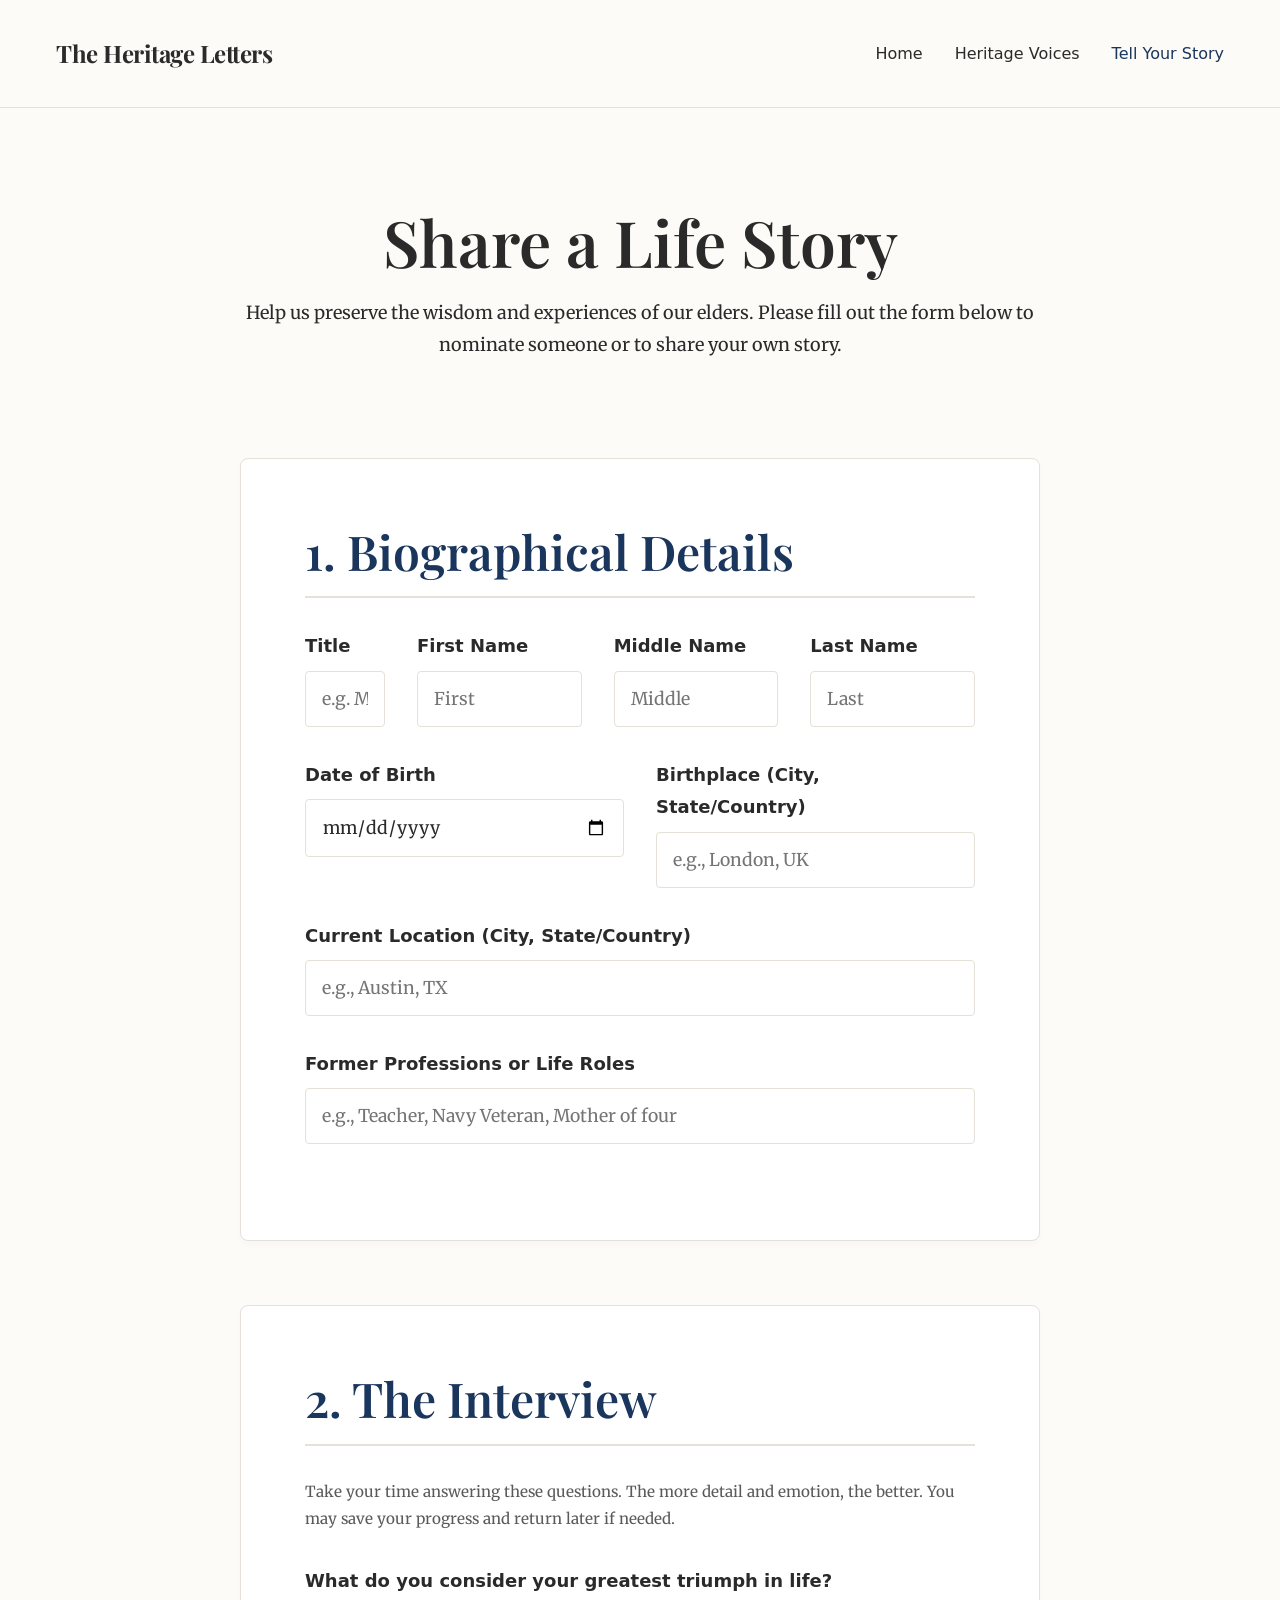
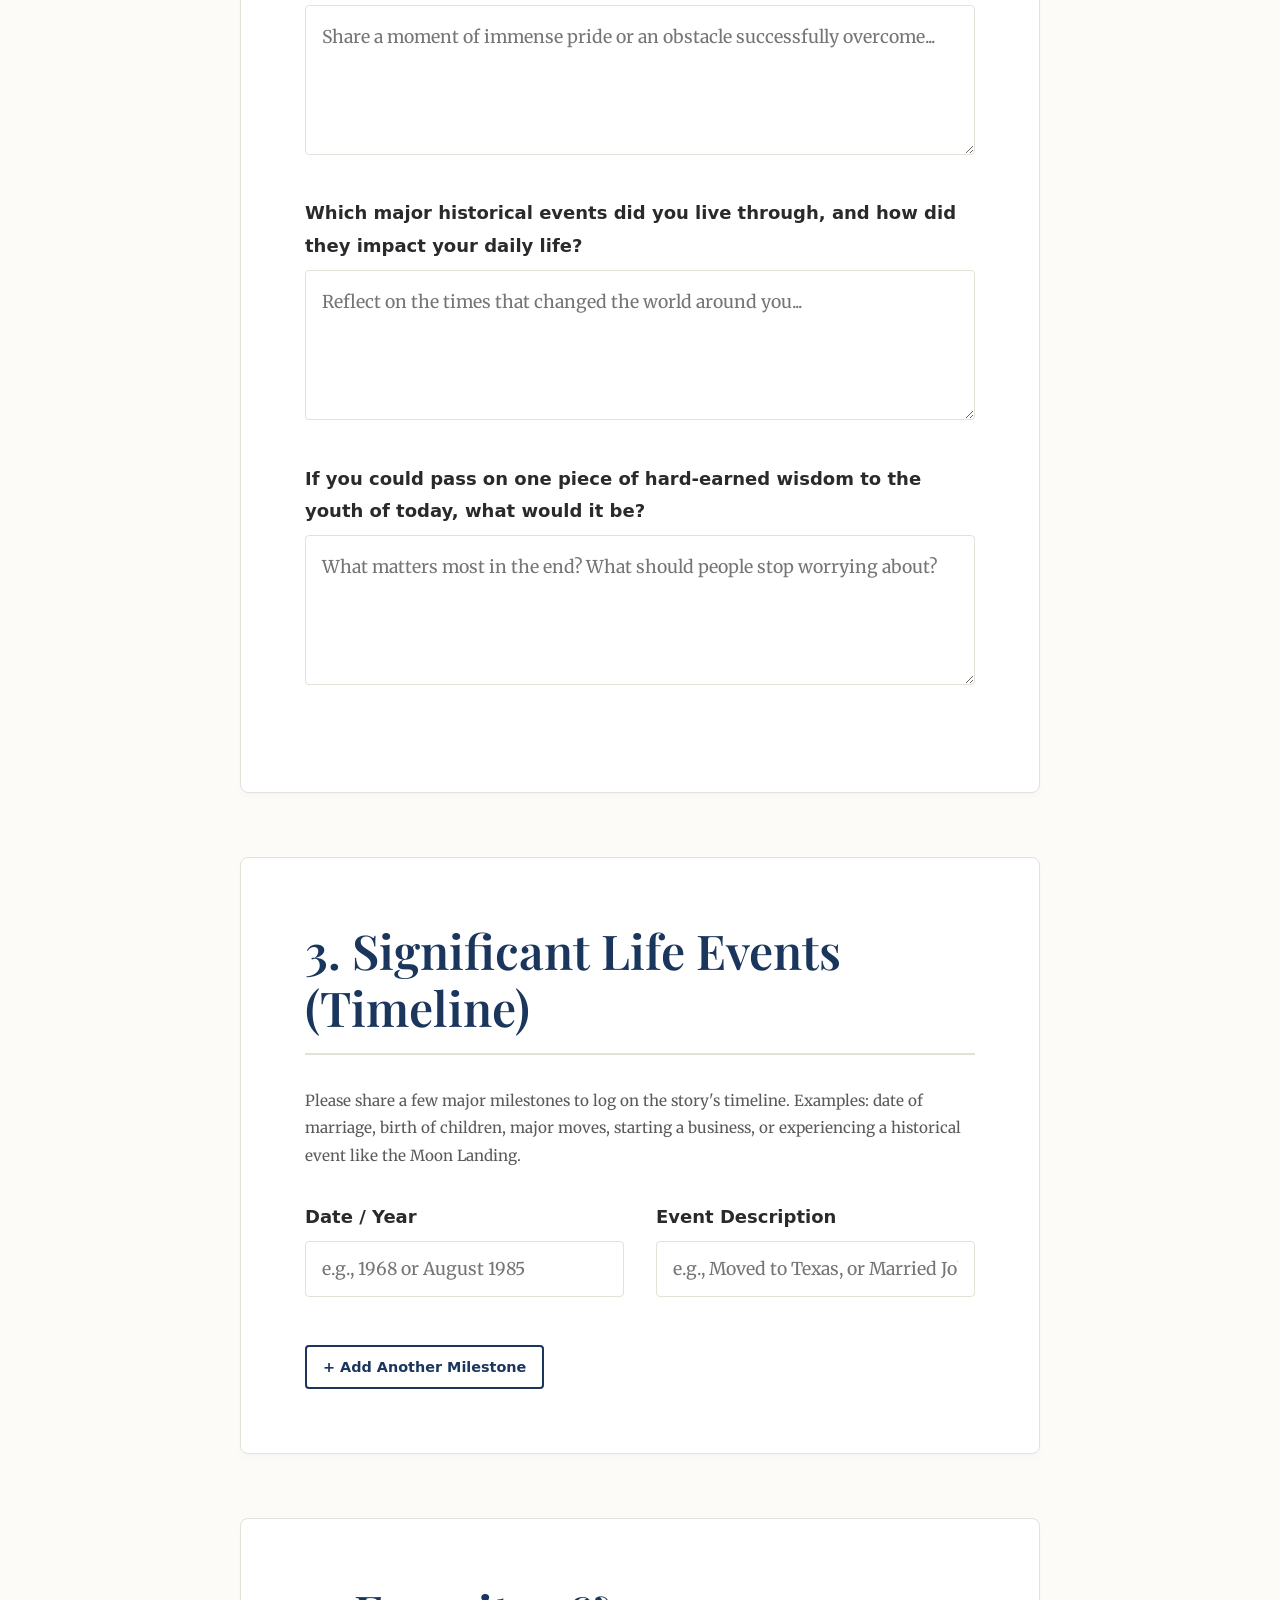
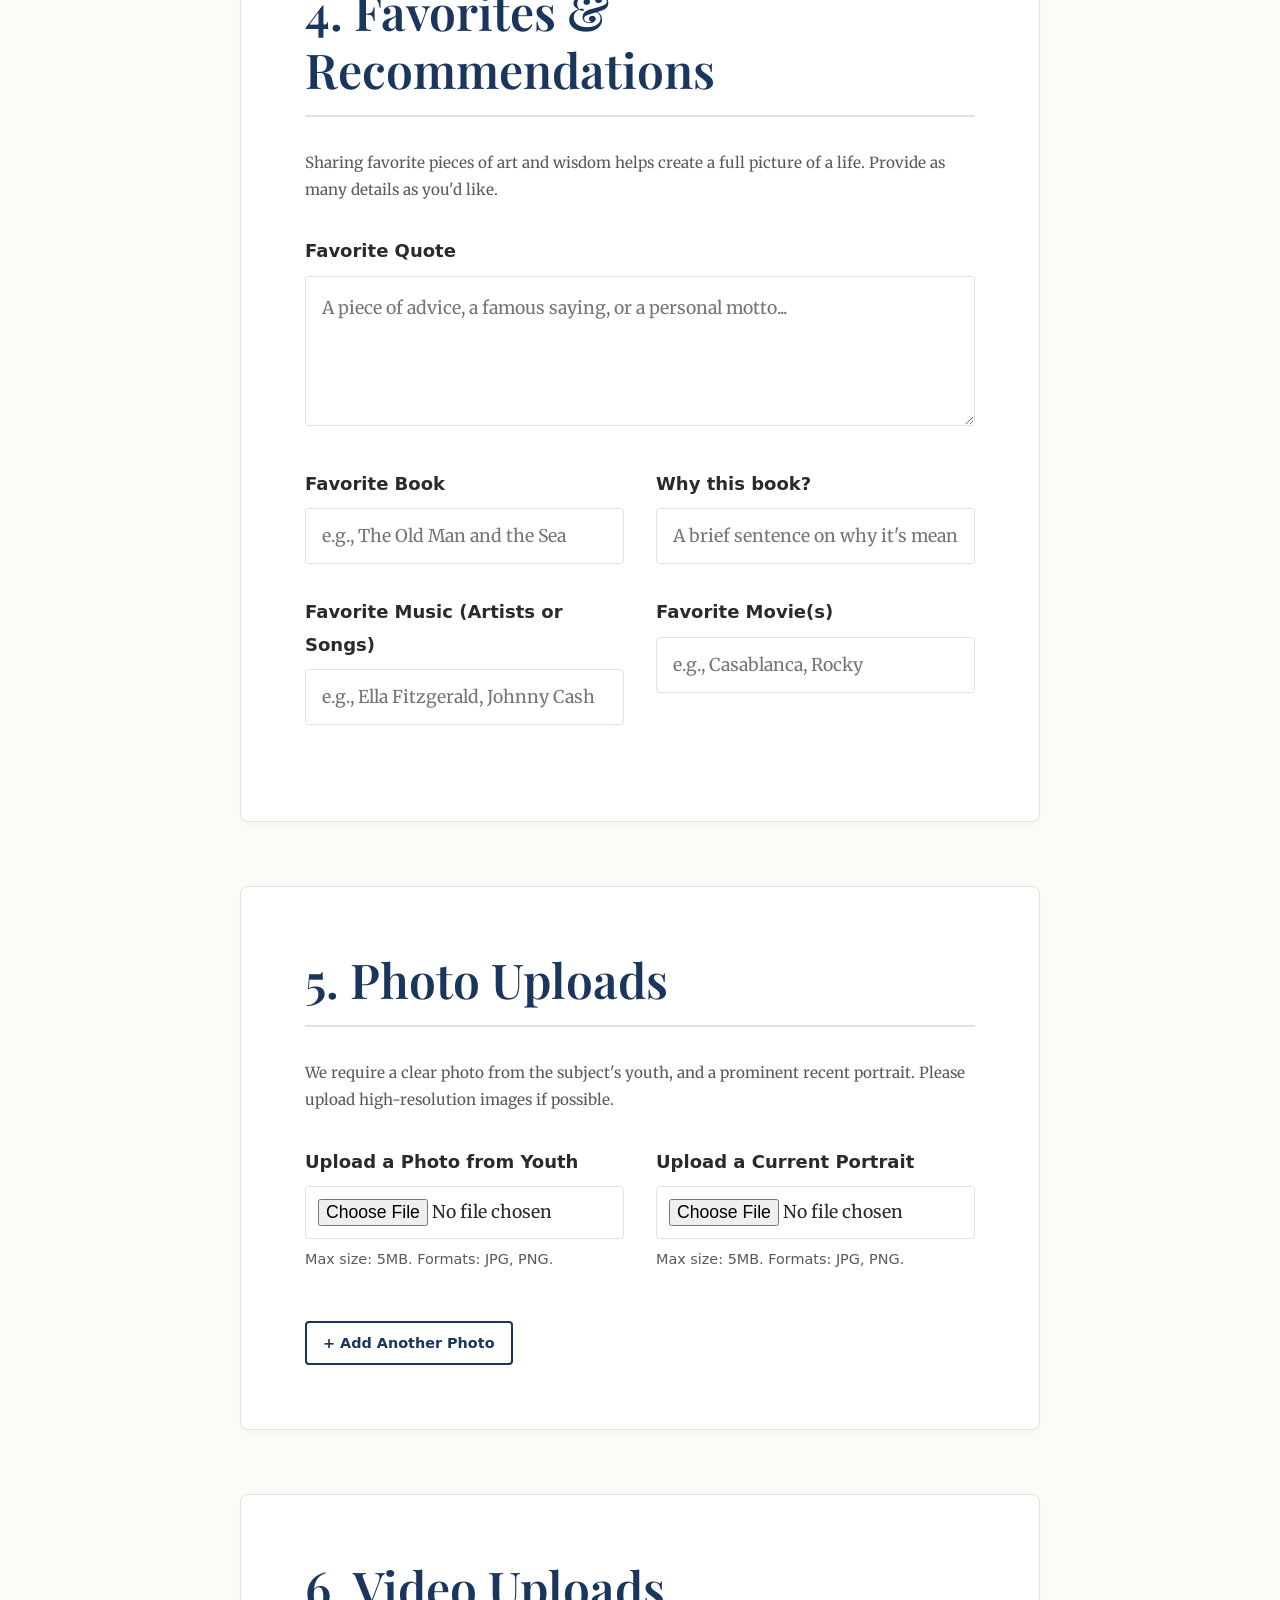
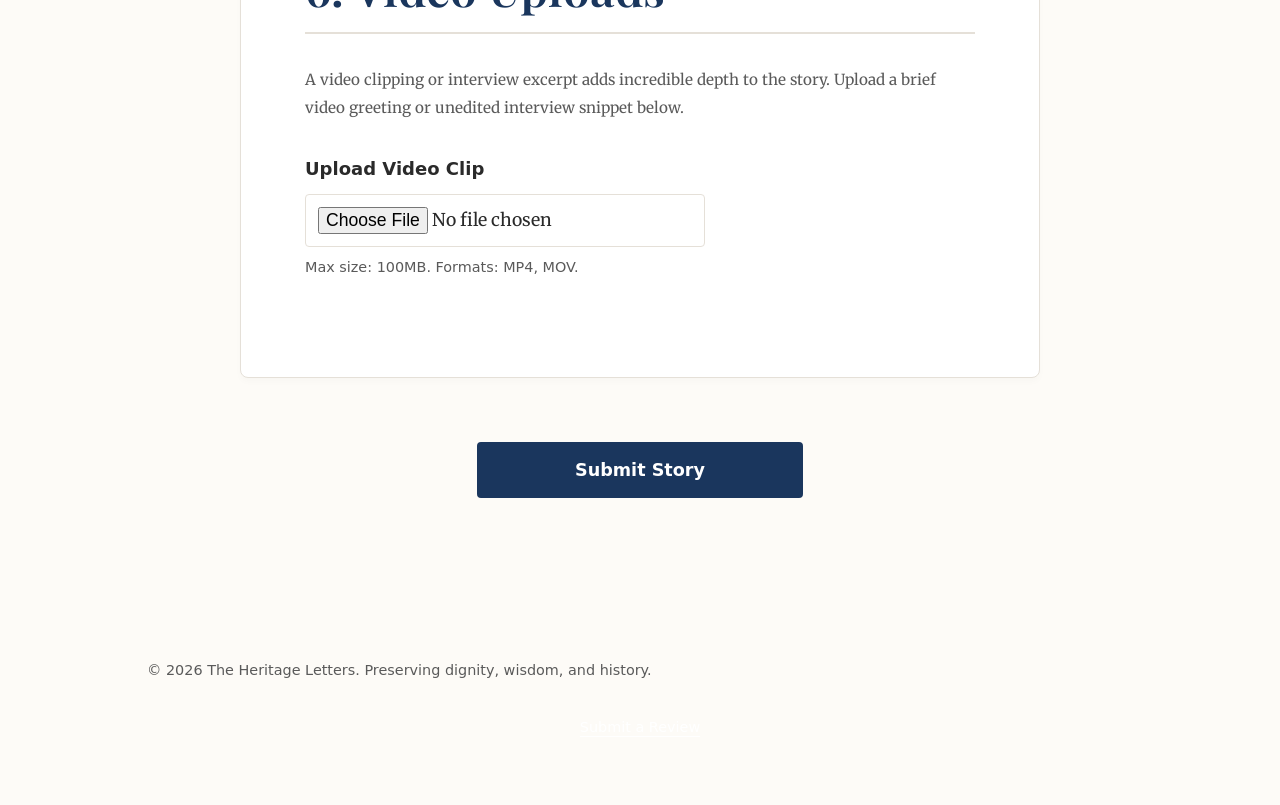
<file: submit.html>
<!DOCTYPE html>
<html lang="en">

<head>
    <meta charset="UTF-8">
    <meta name="viewport" content="width=device-width, initial-scale=1.0">
    <title>Nominate an Heritage Voice | The Heritage Letters</title>
    <!-- Preconnect for performance -->
    <link rel="preconnect" href="https://fonts.googleapis.com">
    <link rel="preconnect" href="https://fonts.gstatic.com" crossorigin>
    <!-- Google Fonts -->
    <link
        href="https://fonts.googleapis.com/css2?family=Merriweather:ital,wght@0,300;0,400;0,700;1,400&family=Playfair+Display:ital,wght@0,400;0,600;0,700;1,400&display=swap"
        rel="stylesheet">
    <link rel="stylesheet" href="styles.css">
    <style>
        .form-section {
            background: var(--color-white);
            padding: var(--spacing-lg);
            border-radius: var(--radius-md);
            border: 1px solid var(--color-border);
            margin-bottom: var(--spacing-lg);
            box-shadow: 0 4px 6px rgba(0, 0, 0, 0.02);
        }

        .form-section-title {
            color: var(--color-accent);
            border-bottom: 2px solid var(--color-border);
            padding-bottom: var(--spacing-sm);
            margin-bottom: var(--spacing-md);
        }

        .form-row {
            display: grid;
            grid-template-columns: 1fr 1fr;
            gap: var(--spacing-md);
        }

        .form-row-name {
            display: grid;
            grid-template-columns: 80px 1fr 1fr 1fr;
            gap: var(--spacing-md);
        }

        @media (max-width: 768px) {

            .form-row,
            .form-row-name {
                grid-template-columns: 1fr;
            }

            .form-section {
                padding: var(--spacing-md);
            }
        }
    </style>
</head>

<body>

    <!-- Header Navigation -->
    <header class="site-header">
        <div class="container nav-container">
            <a href="index.html" class="logo">The Heritage Letters</a>
            <nav class="site-nav">
                <ul>
                    <li><a href="index.html">Home</a></li>
                    <li><a href="index.html#stories">Heritage Voices</a></li>
                    <li><a href="submit.html" style="color: var(--color-accent);">Tell Your Story</a></li>
                </ul>
            </nav>
        </div>
    </header>

    <main class="container container-narrow section">
        <div class="text-center" style="margin-bottom: var(--spacing-xl);">
            <h1>Share a Life Story</h1>
            <p>Help us preserve the wisdom and experiences of our elders. Please fill out the form below to nominate
                someone or to share your own story.</p>
        </div>

        <form action="#" method="POST" enctype="multipart/form-data">

            <!-- Section 1: Biographical Details -->
            <section class="form-section">
                <h2 class="form-section-title">1. Biographical Details</h2>

                <div class="form-row-name">
                    <div class="form-group">
                        <label for="title" class="form-label">Title</label>
                        <input type="text" id="title" name="title" class="form-control" placeholder="e.g. Mr.">
                    </div>
                    <div class="form-group">
                        <label for="firstName" class="form-label">First Name</label>
                        <input type="text" id="firstName" name="firstName" class="form-control" required
                            placeholder="First">
                    </div>
                    <div class="form-group">
                        <label for="middleName" class="form-label">Middle Name</label>
                        <input type="text" id="middleName" name="middleName" class="form-control" placeholder="Middle">
                    </div>
                    <div class="form-group">
                        <label for="lastName" class="form-label">Last Name</label>
                        <input type="text" id="lastName" name="lastName" class="form-control" required
                            placeholder="Last">
                    </div>
                </div>

                <div class="form-row">
                    <div class="form-group">
                        <label for="dob" class="form-label">Date of Birth</label>
                        <input type="date" id="dob" name="dob" class="form-control" required>
                    </div>
                    <div class="form-group">
                        <label for="birthplace" class="form-label">Birthplace (City, State/Country)</label>
                        <input type="text" id="birthplace" name="birthplace" class="form-control" required
                            placeholder="e.g., London, UK">
                    </div>
                </div>

                <div class="form-group" style="margin-bottom: var(--spacing-md);">
                    <label for="currentLocation" class="form-label">Current Location (City, State/Country)</label>
                    <input type="text" id="currentLocation" name="currentLocation" class="form-control" required
                        placeholder="e.g., Austin, TX">
                </div>

                <div class="form-group">
                    <label for="professions" class="form-label">Former Professions or Life Roles</label>
                    <input type="text" id="professions" name="professions" class="form-control"
                        placeholder="e.g., Teacher, Navy Veteran, Mother of four">
                </div>
            </section>

            <!-- Section 2: The Interview -->
            <section class="form-section">
                <h2 class="form-section-title">2. The Interview</h2>
                <p style="color: var(--color-text-light); margin-bottom: var(--spacing-md); font-size: 0.95rem;">
                    Take your time answering these questions. The more detail and emotion, the better. You may save your
                    progress and return later if needed.
                </p>

                <div class="form-group">
                    <label for="triumphs" class="form-label">What do you consider your greatest triumph in life?</label>
                    <textarea id="triumphs" name="triumphs" class="form-control"
                        placeholder="Share a moment of immense pride or an obstacle successfully overcome..."></textarea>
                </div>

                <div class="form-group">
                    <label for="historical" class="form-label">Which major historical events did you live through, and
                        how did they impact your daily life?</label>
                    <textarea id="historical" name="historical" class="form-control"
                        placeholder="Reflect on the times that changed the world around you..."></textarea>
                </div>

                <div class="form-group">
                    <label for="regrets_wisdom" class="form-label">If you could pass on one piece of hard-earned wisdom
                        to the youth of today, what would it be?</label>
                    <textarea id="regrets_wisdom" name="regrets_wisdom" class="form-control"
                        placeholder="What matters most in the end? What should people stop worrying about?"></textarea>
                </div>
            </section>

            <!-- Section 3: Timeline Milestones -->
            <section class="form-section">
                <h2 class="form-section-title">3. Significant Life Events (Timeline)</h2>
                <p style="color: var(--color-text-light); margin-bottom: var(--spacing-md); font-size: 0.95rem;">
                    Please share a few major milestones to log on the story's timeline. Examples: date of marriage,
                    birth of children, major moves, starting a business, or experiencing a historical event like the
                    Moon Landing.
                </p>

                <div id="timeline-events">
                    <div class="form-row" style="margin-bottom: var(--spacing-sm);">
                        <div class="form-group">
                            <label for="timelineDate1" class="form-label">Date / Year</label>
                            <input type="text" id="timelineDate1" name="timelineDate1" class="form-control"
                                placeholder="e.g., 1968 or August 1985">
                        </div>
                        <div class="form-group">
                            <label for="timelineEvent1" class="form-label">Event Description</label>
                            <input type="text" id="timelineEvent1" name="timelineEvent1" class="form-control"
                                placeholder="e.g., Moved to Texas, or Married John">
                        </div>
                    </div>
                </div>

                <div style="margin-top: 1rem;">
                    <button type="button" class="btn btn-outline" id="add-timeline-btn"
                        style="padding: 0.5rem 1rem; font-size: 0.9rem;">+ Add Another Milestone</button>
                </div>
            </section>

            <!-- Section 4: Favorites & Recommendations -->
            <section class="form-section">
                <h2 class="form-section-title">4. Favorites & Recommendations</h2>
                <p style="color: var(--color-text-light); margin-bottom: var(--spacing-md); font-size: 0.95rem;">
                    Sharing favorite pieces of art and wisdom helps create a full picture of a life. Provide as many
                    details as you'd like.
                </p>

                <div class="form-group">
                    <label for="favorite_quote" class="form-label">Favorite Quote</label>
                    <textarea id="favorite_quote" name="favorite_quote" class="form-control" rows="2"
                        placeholder="A piece of advice, a famous saying, or a personal motto..."></textarea>
                </div>

                <div class="form-row">
                    <div class="form-group">
                        <label for="favorite_book" class="form-label">Favorite Book</label>
                        <input type="text" id="favorite_book" name="favorite_book" class="form-control"
                            placeholder="e.g., The Old Man and the Sea">
                    </div>
                    <div class="form-group">
                        <label for="book_reason" class="form-label">Why this book?</label>
                        <input type="text" id="book_reason" name="book_reason" class="form-control"
                            placeholder="A brief sentence on why it's meaningful.">
                    </div>
                </div>

                <div class="form-row">
                    <div class="form-group">
                        <label for="favorite_music" class="form-label">Favorite Music (Artists or Songs)</label>
                        <input type="text" id="favorite_music" name="favorite_music" class="form-control"
                            placeholder="e.g., Ella Fitzgerald, Johnny Cash">
                    </div>
                    <div class="form-group">
                        <label for="favorite_movie" class="form-label">Favorite Movie(s)</label>
                        <input type="text" id="favorite_movie" name="favorite_movie" class="form-control"
                            placeholder="e.g., Casablanca, Rocky">
                    </div>
                </div>
            </section>

            <!-- Section 5: Photo Uploads -->
            <section class="form-section" id="photo-section">
                <h2 class="form-section-title">5. Photo Uploads</h2>
                <p style="color: var(--color-text-light); margin-bottom: var(--spacing-md); font-size: 0.95rem;">
                    We require a clear photo from the subject's youth, and a prominent recent portrait. Please upload
                    high-resolution images if possible.
                </p>

                <div class="form-row" id="core-photos">
                    <div class="form-group">
                        <label for="photoYouth" class="form-label">Upload a Photo from Youth</label>
                        <input type="file" id="photoYouth" name="photoYouth" class="form-control"
                            accept="image/png, image/jpeg, image/jpg" style="padding: 0.75rem;">
                        <span class="form-help">Max size: 5MB. Formats: JPG, PNG.</span>
                    </div>

                    <div class="form-group">
                        <label for="photoPresent" class="form-label">Upload a Current Portrait</label>
                        <input type="file" id="photoPresent" name="photoPresent" class="form-control"
                            accept="image/png, image/jpeg, image/jpg" style="padding: 0.75rem;">
                        <span class="form-help">Max size: 5MB. Formats: JPG, PNG.</span>
                    </div>
                </div>

                <div id="additional-photos"></div>

                <div style="margin-top: 1rem;">
                    <button type="button" class="btn btn-outline" id="add-photo-btn"
                        style="padding: 0.5rem 1rem; font-size: 0.9rem;">+ Add Another Photo</button>
                </div>
            </section>

            <!-- Section 6: Video Uploads -->
            <section class="form-section">
                <h2 class="form-section-title">6. Video Uploads</h2>
                <p style="color: var(--color-text-light); margin-bottom: var(--spacing-md); font-size: 0.95rem;">
                    A video clipping or interview excerpt adds incredible depth to the story. Upload a brief video
                    greeting or unedited interview snippet below.
                </p>

                <div class="form-group">
                    <label for="videoUpload" class="form-label">Upload Video Clip</label>
                    <input type="file" id="videoUpload" name="videoUpload" class="form-control"
                        accept="video/mp4, video/mov" style="padding: 0.75rem; max-width: 400px;">
                    <span class="form-help">Max size: 100MB. Formats: MP4, MOV.</span>
                </div>
            </section>

            <div class="text-center" style="margin-top: var(--spacing-lg);">
                <button type="submit" class="btn btn-primary"
                    style="padding-left: var(--spacing-xl); padding-right: var(--spacing-xl);">Submit Story</button>
            </div>

        </form>
    </main>

    <!-- Footer -->
    <footer class="site-footer">
        <div class="container text-center">
            <p>&copy; 2026 The Heritage Letters. Preserving dignity, wisdom, and history.</p>
            <div style="margin-top: 1rem;">
                <a href="reviews.html"
                    style="color: var(--color-white); text-decoration: underline; font-size: 0.9rem;">Submit a
                    Review</a>
            </div>
        </div>
    </footer>

    <script>
        document.getElementById('add-photo-btn').addEventListener('click', function () {
            var container = document.getElementById('additional-photos');
            var photoCount = container.children.length + 1;

            var newGroup = document.createElement('div');
            newGroup.className = 'form-group';
            newGroup.style.marginTop = '1rem';

            newGroup.innerHTML = `
                <label for="photoExtra${photoCount}" class="form-label">Additional Photo ${photoCount}</label>
                <input type="file" id="photoExtra${photoCount}" name="photoExtra${photoCount}" class="form-control" accept="image/png, image/jpeg, image/jpg" style="padding: 0.75rem; max-width: 400px;">
            `;

            container.appendChild(newGroup);
        });

        document.getElementById('add-timeline-btn').addEventListener('click', function () {
            var container = document.getElementById('timeline-events');
            var eventCount = container.children.length + 1;

            var newRow = document.createElement('div');
            newRow.className = 'form-row';
            newRow.style.marginBottom = 'var(--spacing-sm)';

            newRow.innerHTML = `
                <div class="form-group">
                    <label for="timelineDate${eventCount}" class="form-label">Date / Year</label>
                    <input type="text" id="timelineDate${eventCount}" name="timelineDate${eventCount}" class="form-control"
                        placeholder="e.g., 1968 or August 1985">
                </div>
                <div class="form-group">
                    <label for="timelineEvent${eventCount}" class="form-label">Event Description</label>
                    <input type="text" id="timelineEvent${eventCount}" name="timelineEvent${eventCount}" class="form-control"
                        placeholder="e.g., Moved to Texas, or Married John">
                </div>
            `;

            container.appendChild(newRow);
        });
    </script>
</body>

</html>
</file>
<file: styles.css>
/* Base Variables and Reset */
:root {
  /* Colors */
  --color-bg: #FDFBF7; /* Off-white / aged paper */
  --color-text: #2A2A2A; /* Deep charcoal */
  --color-text-light: #5A5A5A; /* Muted text */
  --color-accent: #1A365D; /* Classic Navy */
  --color-accent-hover: #12284C;
  --color-border: #E5E0D8;
  --color-white: #FFFFFF;
  
  /* Typography */
  --font-heading: 'Playfair Display', serif;
  --font-body: 'Merriweather', serif;
  --font-ui: system-ui, -apple-system, sans-serif;
  
  /* Spacing */
  --spacing-xs: 0.5rem;
  --spacing-sm: 1rem;
  --spacing-md: 2rem;
  --spacing-lg: 4rem;
  --spacing-xl: 6rem;
  
  /* Borders */
  --radius-sm: 4px;
  --radius-md: 8px;
  
  /* Transitions */
  --transition: all 0.3s ease;
}

* {
  margin: 0;
  padding: 0;
  box-sizing: border-box;
}

body {
  font-family: var(--font-body);
  background-color: var(--color-bg);
  color: var(--color-text);
  line-height: 1.8;
  font-size: 18px; /* Accessible base size for seniors */
  -webkit-font-smoothing: antialiased;
  -moz-osx-font-smoothing: grayscale;
}

/* Typography */
h1, h2, h3, h4, h5, h6 {
  font-family: var(--font-heading);
  line-height: 1.2;
  color: var(--color-text);
  font-weight: 600;
  margin-bottom: var(--spacing-sm);
}

h1 { font-size: clamp(2.5rem, 5vw, 4rem); }
h2 { font-size: clamp(2rem, 4vw, 3rem); }
h3 { font-size: clamp(1.5rem, 3vw, 2.25rem); }

p {
  margin-bottom: var(--spacing-md);
  max-width: 75ch; /* Optimal reading width */
}

a {
  color: var(--color-accent);
  text-decoration: underline;
  text-underline-offset: 4px;
  transition: var(--transition);
}

a:hover {
  color: var(--color-accent-hover);
  text-decoration-thickness: 2px;
}

/* Layout Utilities */
.container {
  max-width: 1200px;
  margin: 0 auto;
  padding: 0 var(--spacing-sm);
}

.container-narrow {
  max-width: 800px;
  margin: 0 auto;
  padding: 0 var(--spacing-sm);
}

.section {
  padding: var(--spacing-xl) 0;
}

.text-center {
  text-align: center;
}

/* Component: Header/Nav */
.site-header {
  padding: var(--spacing-md) 0;
  border-bottom: 1px solid var(--color-border);
  background: var(--color-bg);
  position: sticky;
  top: 0;
  z-index: 100;
}

.nav-container {
  display: flex;
  justify-content: space-between;
  align-items: center;
}

.logo {
  font-family: var(--font-heading);
  font-size: 1.5rem;
  font-weight: 700;
  text-decoration: none;
  color: var(--color-text);
  letter-spacing: -0.5px;
}

.site-nav ul {
  list-style: none;
  display: flex;
  gap: var(--spacing-md);
}

.site-nav a {
  font-family: var(--font-ui);
  text-decoration: none;
  font-weight: 500;
  font-size: 1rem;
  color: var(--color-text);
}

.site-nav a:hover {
  color: var(--color-accent);
  text-decoration: none;
}

/* Component: Buttons */
.btn {
  display: inline-block;
  font-family: var(--font-ui);
  font-weight: 600;
  font-size: 1.1rem;
  padding: 1rem 2rem;
  border-radius: var(--radius-sm);
  text-decoration: none;
  min-height: 44px; /* WCAG touch target size */
  transition: var(--transition);
  border: 2px solid transparent;
  cursor: pointer;
}

.btn-primary {
  background-color: var(--color-accent);
  color: var(--color-white);
  border-color: var(--color-accent);
}

.btn-primary:hover {
  background-color: var(--color-accent-hover);
  color: var(--color-white);
  border-color: var(--color-accent-hover);
  transform: translateY(-2px);
  box-shadow: 0 4px 12px rgba(26, 54, 93, 0.2);
}

.btn-outline {
  background-color: transparent;
  color: var(--color-accent);
  border-color: var(--color-accent);
}

.btn-outline:hover {
  background-color: var(--color-accent);
  color: var(--color-white);
}

/* Component: Hero Section */
.hero {
  padding: var(--spacing-xl) 0;
  text-align: center;
  border-bottom: 1px solid var(--color-border);
}

.hero-subtitle {
  font-family: var(--font-ui);
  text-transform: uppercase;
  letter-spacing: 2px;
  font-size: 0.9rem;
  color: var(--color-text-light);
  display: block;
  margin-bottom: var(--spacing-sm);
}

.hero p {
  font-size: 1.25rem;
  color: var(--color-text-light);
  margin: 0 auto var(--spacing-md);
}

.hero-actions {
  display: flex;
  gap: var(--spacing-sm);
  justify-content: center;
  flex-wrap: wrap;
}

/* Component: Featured Stories Grid */
.stories-grid {
  display: grid;
  grid-template-columns: repeat(auto-fill, minmax(320px, 1fr));
  gap: var(--spacing-lg);
  margin-top: var(--spacing-lg);
}

.story-card {
  display: flex;
  flex-direction: column;
  background: var(--color-white);
  border: 1px solid var(--color-border);
  border-radius: var(--radius-md);
  overflow: hidden;
  transition: var(--transition);
  text-decoration: none;
  color: inherit;
}

.story-card:hover {
  transform: translateY(-4px);
  box-shadow: 0 12px 24px rgba(0,0,0,0.05);
  text-decoration: none; 
}

.story-card-images {
  display: flex;
  height: 240px;
  background: #EFEFEF;
  position: relative;
}

.story-card-images::after {
  content: "Then & Now";
  position: absolute;
  top: 1rem;
  right: 1rem;
  background: var(--color-white);
  font-family: var(--font-ui);
  font-size: 0.8rem;
  font-weight: 600;
  padding: 0.2rem 0.6rem;
  border-radius: 20px;
  box-shadow: 0 2px 4px rgba(0,0,0,0.1);
  color: var(--color-text);
  z-index: 10;
}

.img-placeholder {
  flex: 1;
  background-size: cover;
  background-position: center;
  border-right: 2px solid var(--color-white);
  background-color: #dcdcdc; /* Placeholder color */
  display: flex;
  align-items: center;
  justify-content: center;
  color: #888;
  font-family: var(--font-ui);
  font-size: 0.9rem;
}

.img-placeholder:last-child {
  border-right: none;
  background-color: #ececec;
}

.story-card-content {
  padding: var(--spacing-md);
  flex-grow: 1;
  display: flex;
  flex-direction: column;
}

.story-card-meta {
  font-family: var(--font-ui);
  font-size: 0.9rem;
  color: var(--color-accent);
  font-weight: 600;
  text-transform: uppercase;
  letter-spacing: 1px;
  margin-bottom: 0.5rem;
}

.story-card-title {
  font-size: 1.5rem;
  margin-bottom: 0.5rem;
}

.story-card-excerpt {
  color: var(--color-text-light);
  font-size: 1rem;
  margin-bottom: 0;
  flex-grow: 1;
}

/* Component: CTA Section */
.cta-section {
  background-color: #E2E8F0; /* Subtle cool gray/blue tone */
  border-top: 1px solid var(--color-border);
  border-bottom: 1px solid var(--color-border);
}

.cta-content {
  text-align: center;
  max-width: 600px;
  margin: 0 auto;
}

/* Forms */
.form-group {
  margin-bottom: var(--spacing-md);
}

.form-label {
  display: block;
  font-family: var(--font-ui);
  font-weight: 600;
  margin-bottom: 0.5rem;
  color: var(--color-text);
}

.form-control {
  width: 100%;
  font-family: var(--font-body);
  font-size: 1.1rem;
  padding: 1rem;
  border: 1px solid var(--color-border);
  border-radius: var(--radius-sm);
  background-color: var(--color-white);
  color: var(--color-text);
  transition: var(--transition);
}

.form-control:focus {
  outline: none;
  border-color: var(--color-accent);
  box-shadow: 0 0 0 3px rgba(26, 54, 93, 0.1);
}

textarea.form-control {
  resize: vertical;
  min-height: 150px;
  line-height: inherit;
}

.form-help {
  font-family: var(--font-ui);
  font-size: 0.9rem;
  color: var(--color-text-light);
  margin-top: 0.5rem;
  display: block;
}

/* Component: Footer */
.site-footer {
  padding: var(--spacing-lg) 0;
  text-align: center;
  font-family: var(--font-ui);
  color: var(--color-text-light);
  font-size: 0.9rem;
}

/* Component: Article Styles */
.article-header {
  text-align: center;
  padding: var(--spacing-xl) 0 var(--spacing-md);
  border-bottom: 1px solid var(--color-border);
  margin-bottom: var(--spacing-lg);
}

.article-meta-large {
  font-family: var(--font-ui);
  color: var(--color-accent);
  font-weight: 600;
  letter-spacing: 2px;
  text-transform: uppercase;
  margin-bottom: 1rem;
  display: block;
}

.article-intro {
  font-size: 1.35rem;
  line-height: 1.6;
  color: var(--color-text-light);
  margin-bottom: var(--spacing-lg);
}

.article-content blockquote {
  font-family: var(--font-heading);
  font-size: 2rem;
  font-style: italic;
  color: var(--color-accent);
  line-height: 1.4;
  margin: var(--spacing-lg) 0;
  padding: 0 var(--spacing-md);
  border-left: 4px solid var(--color-accent);
  position: relative;
}

/* Accessibility: Focus styles */
*:focus-visible {
  outline: 3px solid var(--color-accent);
  outline-offset: 2px;
}

/* Responsiveness */
@media (max-width: 768px) {
  :root {
    --spacing-xl: 4rem;
    --spacing-lg: 2.5rem;
    --spacing-md: 1.5rem;
  }
  
  .nav-container {
    flex-direction: column;
    gap: var(--spacing-sm);
  }
  
  .site-nav ul {
    gap: var(--spacing-sm);
    flex-wrap: wrap;
    justify-content: center;
  }
  
  .hero-actions {
    flex-direction: column;
  }
  
  .btn {
    width: 100%;
    text-align: center;
  }
  
  .article-content blockquote {
    font-size: 1.5rem;
    padding: 0 var(--spacing-sm);
  }
}
</file>
